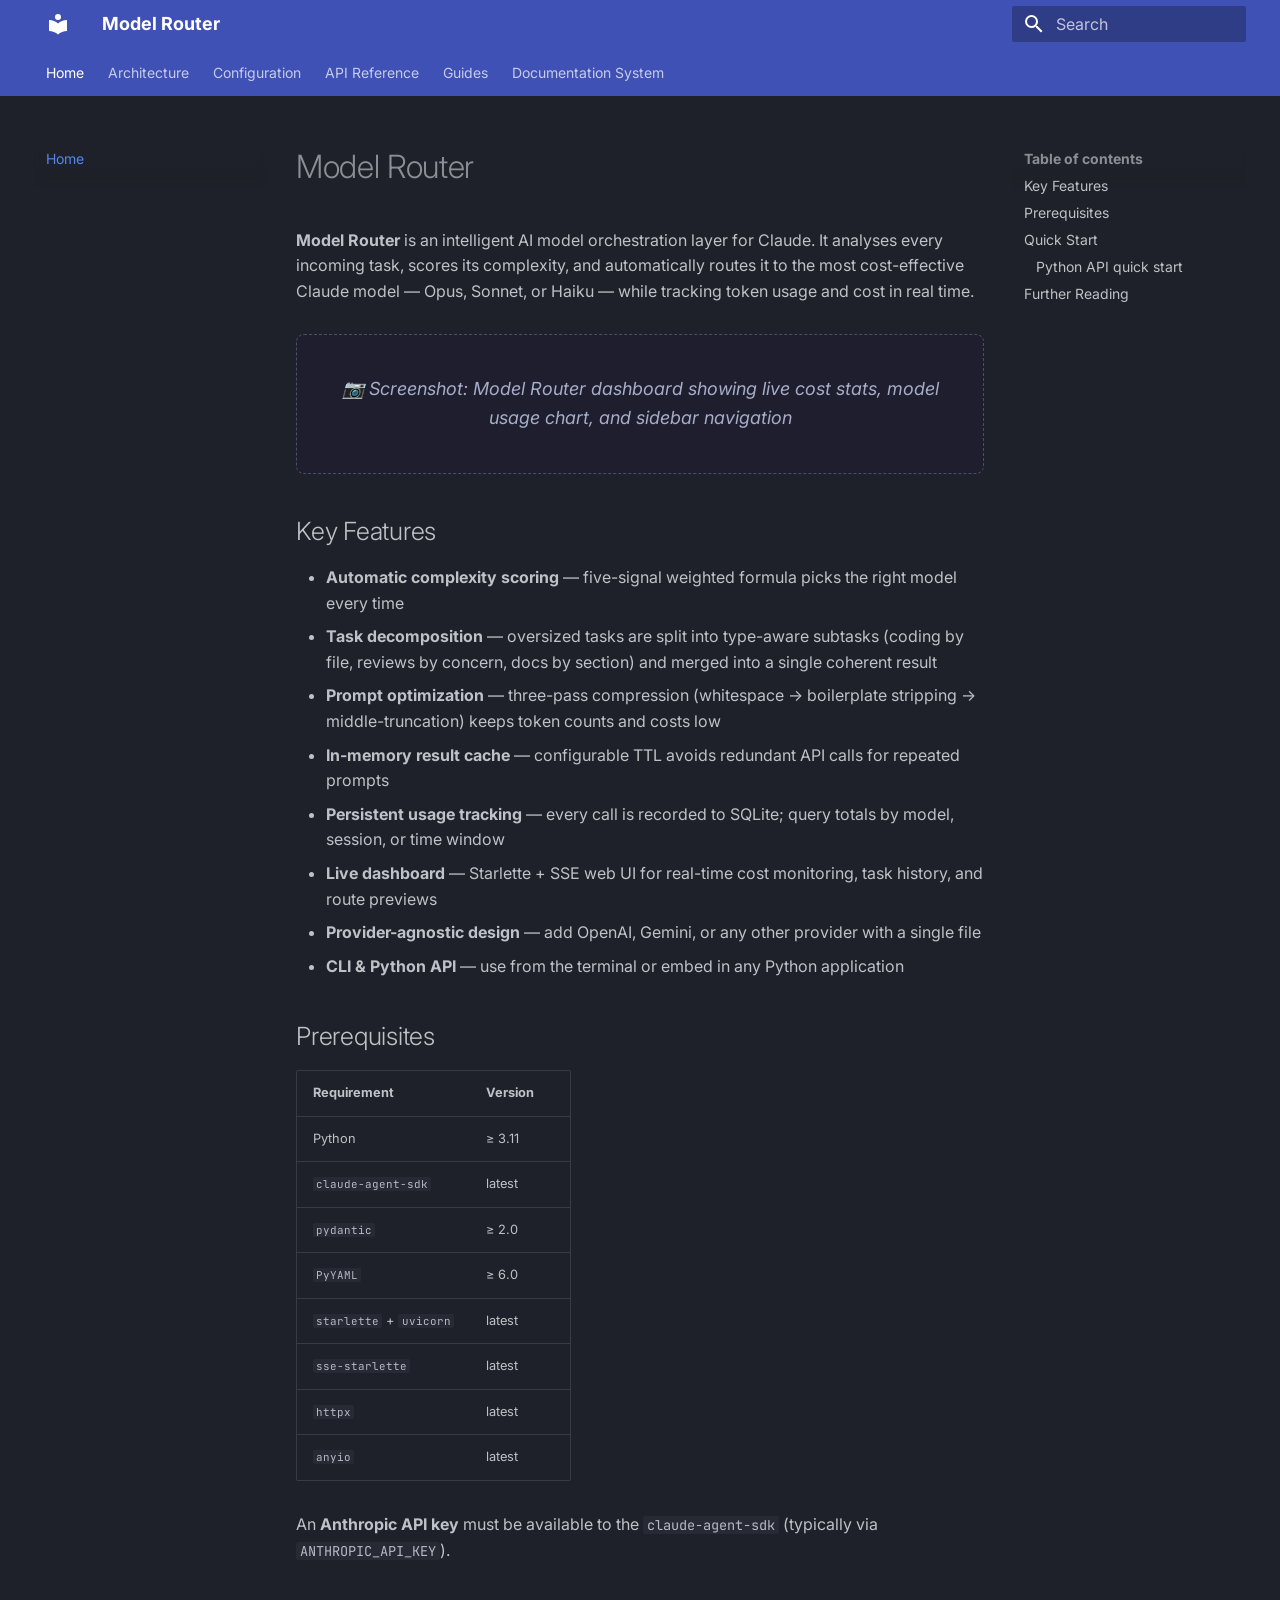
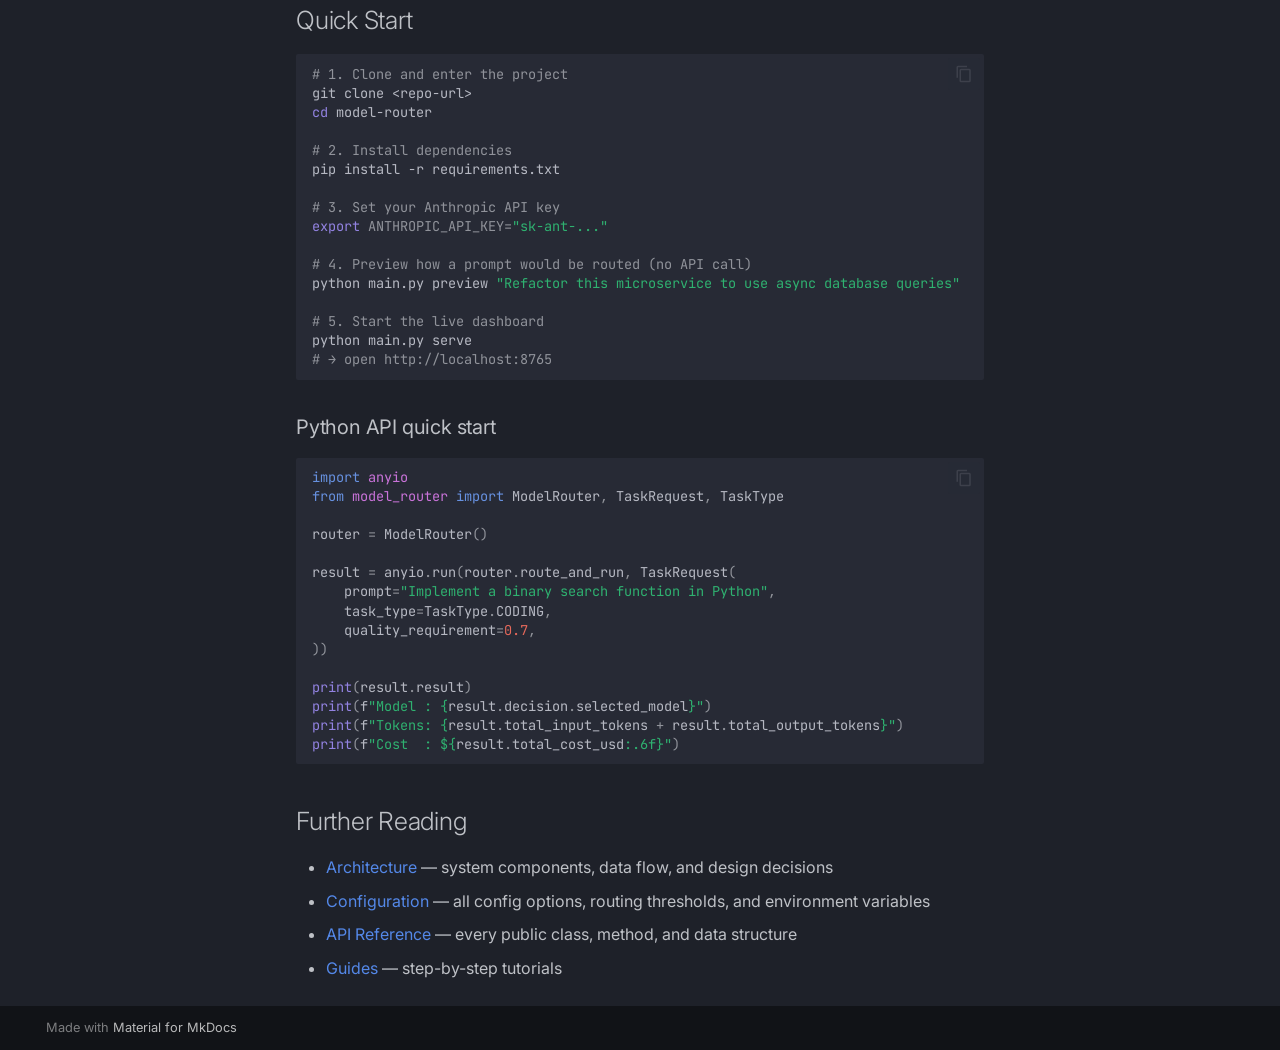
<file: site/index.html>
<!doctype html>
<html lang="en" class="no-js">
  <head>
    
      <meta charset="utf-8">
      <meta name="viewport" content="width=device-width,initial-scale=1">
      
        <meta name="description" content="Intelligent AI model routing, orchestration, and cost tracking for Claude">
      
      
      
      
      
        <link rel="next" href="architecture/">
      
      
        
      
      
      <link rel="icon" href="assets/images/favicon.png">
      <meta name="generator" content="mkdocs-1.6.1, mkdocs-material-9.7.6">
    
    
      
        <title>Model Router</title>
      
    
    
      <link rel="stylesheet" href="assets/stylesheets/main.484c7ddc.min.css">
      
        
        <link rel="stylesheet" href="assets/stylesheets/palette.ab4e12ef.min.css">
      
      


    
    
      
    
    
      
        
        
        <link rel="preconnect" href="https://fonts.gstatic.com" crossorigin>
        <link rel="stylesheet" href="https://fonts.googleapis.com/css?family=Inter:300,300i,400,400i,700,700i%7CJetBrains+Mono:400,400i,700,700i&display=fallback">
        <style>:root{--md-text-font:"Inter";--md-code-font:"JetBrains Mono"}</style>
      
    
    
      <link rel="stylesheet" href="assets/extra.css">
    
    <script>__md_scope=new URL(".",location),__md_hash=e=>[...e].reduce(((e,_)=>(e<<5)-e+_.charCodeAt(0)),0),__md_get=(e,_=localStorage,t=__md_scope)=>JSON.parse(_.getItem(t.pathname+"."+e)),__md_set=(e,_,t=localStorage,a=__md_scope)=>{try{t.setItem(a.pathname+"."+e,JSON.stringify(_))}catch(e){}}</script>
    
      

    
    
  </head>
  
  
    
    
      
    
    
    
    
    <body dir="ltr" data-md-color-scheme="slate" data-md-color-primary="indigo" data-md-color-accent="cyan">
  
    
    <input class="md-toggle" data-md-toggle="drawer" type="checkbox" id="__drawer" autocomplete="off">
    <input class="md-toggle" data-md-toggle="search" type="checkbox" id="__search" autocomplete="off">
    <label class="md-overlay" for="__drawer"></label>
    <div data-md-component="skip">
      
        
        <a href="#model-router" class="md-skip">
          Skip to content
        </a>
      
    </div>
    <div data-md-component="announce">
      
    </div>
    
    
      

<header class="md-header" data-md-component="header">
  <nav class="md-header__inner md-grid" aria-label="Header">
    <a href="." title="Model Router" class="md-header__button md-logo" aria-label="Model Router" data-md-component="logo">
      
  
  <svg xmlns="http://www.w3.org/2000/svg" viewBox="0 0 24 24"><path d="M12 8a3 3 0 0 0 3-3 3 3 0 0 0-3-3 3 3 0 0 0-3 3 3 3 0 0 0 3 3m0 3.54C9.64 9.35 6.5 8 3 8v11c3.5 0 6.64 1.35 9 3.54 2.36-2.19 5.5-3.54 9-3.54V8c-3.5 0-6.64 1.35-9 3.54"/></svg>

    </a>
    <label class="md-header__button md-icon" for="__drawer">
      
      <svg xmlns="http://www.w3.org/2000/svg" viewBox="0 0 24 24"><path d="M3 6h18v2H3zm0 5h18v2H3zm0 5h18v2H3z"/></svg>
    </label>
    <div class="md-header__title" data-md-component="header-title">
      <div class="md-header__ellipsis">
        <div class="md-header__topic">
          <span class="md-ellipsis">
            Model Router
          </span>
        </div>
        <div class="md-header__topic" data-md-component="header-topic">
          <span class="md-ellipsis">
            
              Home
            
          </span>
        </div>
      </div>
    </div>
    
      
        <form class="md-header__option" data-md-component="palette">
  
    
    
    
    <input class="md-option" data-md-color-media="" data-md-color-scheme="slate" data-md-color-primary="indigo" data-md-color-accent="cyan"  aria-hidden="true"  type="radio" name="__palette" id="__palette_0">
    
  
</form>
      
    
    
      <script>var palette=__md_get("__palette");if(palette&&palette.color){if("(prefers-color-scheme)"===palette.color.media){var media=matchMedia("(prefers-color-scheme: light)"),input=document.querySelector(media.matches?"[data-md-color-media='(prefers-color-scheme: light)']":"[data-md-color-media='(prefers-color-scheme: dark)']");palette.color.media=input.getAttribute("data-md-color-media"),palette.color.scheme=input.getAttribute("data-md-color-scheme"),palette.color.primary=input.getAttribute("data-md-color-primary"),palette.color.accent=input.getAttribute("data-md-color-accent")}for(var[key,value]of Object.entries(palette.color))document.body.setAttribute("data-md-color-"+key,value)}</script>
    
    
    
      
      
        <label class="md-header__button md-icon" for="__search">
          
          <svg xmlns="http://www.w3.org/2000/svg" viewBox="0 0 24 24"><path d="M9.5 3A6.5 6.5 0 0 1 16 9.5c0 1.61-.59 3.09-1.56 4.23l.27.27h.79l5 5-1.5 1.5-5-5v-.79l-.27-.27A6.52 6.52 0 0 1 9.5 16 6.5 6.5 0 0 1 3 9.5 6.5 6.5 0 0 1 9.5 3m0 2C7 5 5 7 5 9.5S7 14 9.5 14 14 12 14 9.5 12 5 9.5 5"/></svg>
        </label>
        <div class="md-search" data-md-component="search" role="dialog">
  <label class="md-search__overlay" for="__search"></label>
  <div class="md-search__inner" role="search">
    <form class="md-search__form" name="search">
      <input type="text" class="md-search__input" name="query" aria-label="Search" placeholder="Search" autocapitalize="off" autocorrect="off" autocomplete="off" spellcheck="false" data-md-component="search-query" required>
      <label class="md-search__icon md-icon" for="__search">
        
        <svg xmlns="http://www.w3.org/2000/svg" viewBox="0 0 24 24"><path d="M9.5 3A6.5 6.5 0 0 1 16 9.5c0 1.61-.59 3.09-1.56 4.23l.27.27h.79l5 5-1.5 1.5-5-5v-.79l-.27-.27A6.52 6.52 0 0 1 9.5 16 6.5 6.5 0 0 1 3 9.5 6.5 6.5 0 0 1 9.5 3m0 2C7 5 5 7 5 9.5S7 14 9.5 14 14 12 14 9.5 12 5 9.5 5"/></svg>
        
        <svg xmlns="http://www.w3.org/2000/svg" viewBox="0 0 24 24"><path d="M20 11v2H8l5.5 5.5-1.42 1.42L4.16 12l7.92-7.92L13.5 5.5 8 11z"/></svg>
      </label>
      <nav class="md-search__options" aria-label="Search">
        
        <button type="reset" class="md-search__icon md-icon" title="Clear" aria-label="Clear" tabindex="-1">
          
          <svg xmlns="http://www.w3.org/2000/svg" viewBox="0 0 24 24"><path d="M19 6.41 17.59 5 12 10.59 6.41 5 5 6.41 10.59 12 5 17.59 6.41 19 12 13.41 17.59 19 19 17.59 13.41 12z"/></svg>
        </button>
      </nav>
      
    </form>
    <div class="md-search__output">
      <div class="md-search__scrollwrap" tabindex="0" data-md-scrollfix>
        <div class="md-search-result" data-md-component="search-result">
          <div class="md-search-result__meta">
            Initializing search
          </div>
          <ol class="md-search-result__list" role="presentation"></ol>
        </div>
      </div>
    </div>
  </div>
</div>
      
    
    
  </nav>
  
</header>
    
    <div class="md-container" data-md-component="container">
      
      
        
          
            
<nav class="md-tabs" aria-label="Tabs" data-md-component="tabs">
  <div class="md-grid">
    <ul class="md-tabs__list">
      
        
  
  
  
    
  
  
    <li class="md-tabs__item md-tabs__item--active">
      <a href="." class="md-tabs__link">
        
  
  
    
  
  Home

      </a>
    </li>
  

      
        
  
  
  
  
    <li class="md-tabs__item">
      <a href="architecture/" class="md-tabs__link">
        
  
  
    
  
  Architecture

      </a>
    </li>
  

      
        
  
  
  
  
    <li class="md-tabs__item">
      <a href="configuration/" class="md-tabs__link">
        
  
  
    
  
  Configuration

      </a>
    </li>
  

      
        
  
  
  
  
    <li class="md-tabs__item">
      <a href="api/" class="md-tabs__link">
        
  
  
    
  
  API Reference

      </a>
    </li>
  

      
        
  
  
  
  
    
    
      <li class="md-tabs__item">
        <a href="guides/getting-started/" class="md-tabs__link">
          
  
  
  Guides

        </a>
      </li>
    
  

      
        
  
  
  
  
    <li class="md-tabs__item">
      <a href="doc-assistant/" class="md-tabs__link">
        
  
  
    
  
  Documentation System

      </a>
    </li>
  

      
    </ul>
  </div>
</nav>
          
        
      
      <main class="md-main" data-md-component="main">
        <div class="md-main__inner md-grid">
          
            
              
              <div class="md-sidebar md-sidebar--primary" data-md-component="sidebar" data-md-type="navigation" >
                <div class="md-sidebar__scrollwrap">
                  <div class="md-sidebar__inner">
                    


  


<nav class="md-nav md-nav--primary md-nav--lifted" aria-label="Navigation" data-md-level="0">
  <label class="md-nav__title" for="__drawer">
    <a href="." title="Model Router" class="md-nav__button md-logo" aria-label="Model Router" data-md-component="logo">
      
  
  <svg xmlns="http://www.w3.org/2000/svg" viewBox="0 0 24 24"><path d="M12 8a3 3 0 0 0 3-3 3 3 0 0 0-3-3 3 3 0 0 0-3 3 3 3 0 0 0 3 3m0 3.54C9.64 9.35 6.5 8 3 8v11c3.5 0 6.64 1.35 9 3.54 2.36-2.19 5.5-3.54 9-3.54V8c-3.5 0-6.64 1.35-9 3.54"/></svg>

    </a>
    Model Router
  </label>
  
  <ul class="md-nav__list" data-md-scrollfix>
    
      
      
  
  
    
  
  
  
    <li class="md-nav__item md-nav__item--active">
      
      <input class="md-nav__toggle md-toggle" type="checkbox" id="__toc">
      
      
        
      
      
        <label class="md-nav__link md-nav__link--active" for="__toc">
          
  
  
  <span class="md-ellipsis">
    
  
    Home
  

    
  </span>
  
  

          <span class="md-nav__icon md-icon"></span>
        </label>
      
      <a href="." class="md-nav__link md-nav__link--active">
        
  
  
  <span class="md-ellipsis">
    
  
    Home
  

    
  </span>
  
  

      </a>
      
        

<nav class="md-nav md-nav--secondary" aria-label="Table of contents">
  
  
  
    
  
  
    <label class="md-nav__title" for="__toc">
      <span class="md-nav__icon md-icon"></span>
      Table of contents
    </label>
    <ul class="md-nav__list" data-md-component="toc" data-md-scrollfix>
      
        <li class="md-nav__item">
  <a href="#key-features" class="md-nav__link">
    <span class="md-ellipsis">
      
        Key Features
      
    </span>
  </a>
  
</li>
      
        <li class="md-nav__item">
  <a href="#prerequisites" class="md-nav__link">
    <span class="md-ellipsis">
      
        Prerequisites
      
    </span>
  </a>
  
</li>
      
        <li class="md-nav__item">
  <a href="#quick-start" class="md-nav__link">
    <span class="md-ellipsis">
      
        Quick Start
      
    </span>
  </a>
  
    <nav class="md-nav" aria-label="Quick Start">
      <ul class="md-nav__list">
        
          <li class="md-nav__item">
  <a href="#python-api-quick-start" class="md-nav__link">
    <span class="md-ellipsis">
      
        Python API quick start
      
    </span>
  </a>
  
</li>
        
      </ul>
    </nav>
  
</li>
      
        <li class="md-nav__item">
  <a href="#further-reading" class="md-nav__link">
    <span class="md-ellipsis">
      
        Further Reading
      
    </span>
  </a>
  
</li>
      
    </ul>
  
</nav>
      
    </li>
  

    
      
      
  
  
  
  
    <li class="md-nav__item">
      <a href="architecture/" class="md-nav__link">
        
  
  
  <span class="md-ellipsis">
    
  
    Architecture
  

    
  </span>
  
  

      </a>
    </li>
  

    
      
      
  
  
  
  
    <li class="md-nav__item">
      <a href="configuration/" class="md-nav__link">
        
  
  
  <span class="md-ellipsis">
    
  
    Configuration
  

    
  </span>
  
  

      </a>
    </li>
  

    
      
      
  
  
  
  
    <li class="md-nav__item">
      <a href="api/" class="md-nav__link">
        
  
  
  <span class="md-ellipsis">
    
  
    API Reference
  

    
  </span>
  
  

      </a>
    </li>
  

    
      
      
  
  
  
  
    
    
    
    
      
      
        
      
    
    
    <li class="md-nav__item md-nav__item--nested">
      
        
        
        <input class="md-nav__toggle md-toggle " type="checkbox" id="__nav_5" >
        
          
          <label class="md-nav__link" for="__nav_5" id="__nav_5_label" tabindex="0">
            
  
  
  <span class="md-ellipsis">
    
  
    Guides
  

    
  </span>
  
  

            <span class="md-nav__icon md-icon"></span>
          </label>
        
        <nav class="md-nav" data-md-level="1" aria-labelledby="__nav_5_label" aria-expanded="false">
          <label class="md-nav__title" for="__nav_5">
            <span class="md-nav__icon md-icon"></span>
            
  
    Guides
  

          </label>
          <ul class="md-nav__list" data-md-scrollfix>
            
              
                
  
  
  
  
    <li class="md-nav__item">
      <a href="guides/getting-started/" class="md-nav__link">
        
  
  
  <span class="md-ellipsis">
    
  
    Getting Started
  

    
  </span>
  
  

      </a>
    </li>
  

              
            
              
                
  
  
  
  
    <li class="md-nav__item">
      <a href="guides/usage/" class="md-nav__link">
        
  
  
  <span class="md-ellipsis">
    
  
    Usage
  

    
  </span>
  
  

      </a>
    </li>
  

              
            
              
                
  
  
  
  
    <li class="md-nav__item">
      <a href="guides/troubleshooting/" class="md-nav__link">
        
  
  
  <span class="md-ellipsis">
    
  
    Troubleshooting
  

    
  </span>
  
  

      </a>
    </li>
  

              
            
          </ul>
        </nav>
      
    </li>
  

    
      
      
  
  
  
  
    <li class="md-nav__item">
      <a href="doc-assistant/" class="md-nav__link">
        
  
  
  <span class="md-ellipsis">
    
  
    Documentation System
  

    
  </span>
  
  

      </a>
    </li>
  

    
  </ul>
</nav>
                  </div>
                </div>
              </div>
            
            
              
              <div class="md-sidebar md-sidebar--secondary" data-md-component="sidebar" data-md-type="toc" >
                <div class="md-sidebar__scrollwrap">
                  <div class="md-sidebar__inner">
                    

<nav class="md-nav md-nav--secondary" aria-label="Table of contents">
  
  
  
    
  
  
    <label class="md-nav__title" for="__toc">
      <span class="md-nav__icon md-icon"></span>
      Table of contents
    </label>
    <ul class="md-nav__list" data-md-component="toc" data-md-scrollfix>
      
        <li class="md-nav__item">
  <a href="#key-features" class="md-nav__link">
    <span class="md-ellipsis">
      
        Key Features
      
    </span>
  </a>
  
</li>
      
        <li class="md-nav__item">
  <a href="#prerequisites" class="md-nav__link">
    <span class="md-ellipsis">
      
        Prerequisites
      
    </span>
  </a>
  
</li>
      
        <li class="md-nav__item">
  <a href="#quick-start" class="md-nav__link">
    <span class="md-ellipsis">
      
        Quick Start
      
    </span>
  </a>
  
    <nav class="md-nav" aria-label="Quick Start">
      <ul class="md-nav__list">
        
          <li class="md-nav__item">
  <a href="#python-api-quick-start" class="md-nav__link">
    <span class="md-ellipsis">
      
        Python API quick start
      
    </span>
  </a>
  
</li>
        
      </ul>
    </nav>
  
</li>
      
        <li class="md-nav__item">
  <a href="#further-reading" class="md-nav__link">
    <span class="md-ellipsis">
      
        Further Reading
      
    </span>
  </a>
  
</li>
      
    </ul>
  
</nav>
                  </div>
                </div>
              </div>
            
          
          
            <div class="md-content" data-md-component="content">
              
              <article class="md-content__inner md-typeset">
                
                  



<h1 id="model-router">Model Router<a class="headerlink" href="#model-router" title="Permanent link">&para;</a></h1>
<p><strong>Model Router</strong> is an intelligent AI model orchestration layer for Claude. It analyses every incoming task, scores its complexity, and automatically routes it to the most cost-effective Claude model — Opus, Sonnet, or Haiku — while tracking token usage and cost in real time.</p>
<div class="screenshot-placeholder">
  📷 Screenshot: Model Router dashboard showing live cost stats, model usage chart, and sidebar navigation
</div>

<h2 id="key-features">Key Features<a class="headerlink" href="#key-features" title="Permanent link">&para;</a></h2>
<ul>
<li><strong>Automatic complexity scoring</strong> — five-signal weighted formula picks the right model every time</li>
<li><strong>Task decomposition</strong> — oversized tasks are split into type-aware subtasks (coding by file, reviews by concern, docs by section) and merged into a single coherent result</li>
<li><strong>Prompt optimization</strong> — three-pass compression (whitespace → boilerplate stripping → middle-truncation) keeps token counts and costs low</li>
<li><strong>In-memory result cache</strong> — configurable TTL avoids redundant API calls for repeated prompts</li>
<li><strong>Persistent usage tracking</strong> — every call is recorded to SQLite; query totals by model, session, or time window</li>
<li><strong>Live dashboard</strong> — Starlette + SSE web UI for real-time cost monitoring, task history, and route previews</li>
<li><strong>Provider-agnostic design</strong> — add OpenAI, Gemini, or any other provider with a single file</li>
<li><strong>CLI &amp; Python API</strong> — use from the terminal or embed in any Python application</li>
</ul>
<h2 id="prerequisites">Prerequisites<a class="headerlink" href="#prerequisites" title="Permanent link">&para;</a></h2>
<table>
<thead>
<tr>
<th>Requirement</th>
<th>Version</th>
</tr>
</thead>
<tbody>
<tr>
<td>Python</td>
<td>≥ 3.11</td>
</tr>
<tr>
<td><code>claude-agent-sdk</code></td>
<td>latest</td>
</tr>
<tr>
<td><code>pydantic</code></td>
<td>≥ 2.0</td>
</tr>
<tr>
<td><code>PyYAML</code></td>
<td>≥ 6.0</td>
</tr>
<tr>
<td><code>starlette</code> + <code>uvicorn</code></td>
<td>latest</td>
</tr>
<tr>
<td><code>sse-starlette</code></td>
<td>latest</td>
</tr>
<tr>
<td><code>httpx</code></td>
<td>latest</td>
</tr>
<tr>
<td><code>anyio</code></td>
<td>latest</td>
</tr>
</tbody>
</table>
<p>An <strong>Anthropic API key</strong> must be available to the <code>claude-agent-sdk</code> (typically via <code>ANTHROPIC_API_KEY</code>).</p>
<h2 id="quick-start">Quick Start<a class="headerlink" href="#quick-start" title="Permanent link">&para;</a></h2>
<div class="highlight"><pre><span></span><code><a id="__codelineno-0-1" name="__codelineno-0-1" href="#__codelineno-0-1"></a><span class="c1"># 1. Clone and enter the project</span>
<a id="__codelineno-0-2" name="__codelineno-0-2" href="#__codelineno-0-2"></a>git<span class="w"> </span>clone<span class="w"> </span>&lt;repo-url&gt;
<a id="__codelineno-0-3" name="__codelineno-0-3" href="#__codelineno-0-3"></a><span class="nb">cd</span><span class="w"> </span>model-router
<a id="__codelineno-0-4" name="__codelineno-0-4" href="#__codelineno-0-4"></a>
<a id="__codelineno-0-5" name="__codelineno-0-5" href="#__codelineno-0-5"></a><span class="c1"># 2. Install dependencies</span>
<a id="__codelineno-0-6" name="__codelineno-0-6" href="#__codelineno-0-6"></a>pip<span class="w"> </span>install<span class="w"> </span>-r<span class="w"> </span>requirements.txt
<a id="__codelineno-0-7" name="__codelineno-0-7" href="#__codelineno-0-7"></a>
<a id="__codelineno-0-8" name="__codelineno-0-8" href="#__codelineno-0-8"></a><span class="c1"># 3. Set your Anthropic API key</span>
<a id="__codelineno-0-9" name="__codelineno-0-9" href="#__codelineno-0-9"></a><span class="nb">export</span><span class="w"> </span><span class="nv">ANTHROPIC_API_KEY</span><span class="o">=</span><span class="s2">&quot;sk-ant-...&quot;</span>
<a id="__codelineno-0-10" name="__codelineno-0-10" href="#__codelineno-0-10"></a>
<a id="__codelineno-0-11" name="__codelineno-0-11" href="#__codelineno-0-11"></a><span class="c1"># 4. Preview how a prompt would be routed (no API call)</span>
<a id="__codelineno-0-12" name="__codelineno-0-12" href="#__codelineno-0-12"></a>python<span class="w"> </span>main.py<span class="w"> </span>preview<span class="w"> </span><span class="s2">&quot;Refactor this microservice to use async database queries&quot;</span>
<a id="__codelineno-0-13" name="__codelineno-0-13" href="#__codelineno-0-13"></a>
<a id="__codelineno-0-14" name="__codelineno-0-14" href="#__codelineno-0-14"></a><span class="c1"># 5. Start the live dashboard</span>
<a id="__codelineno-0-15" name="__codelineno-0-15" href="#__codelineno-0-15"></a>python<span class="w"> </span>main.py<span class="w"> </span>serve
<a id="__codelineno-0-16" name="__codelineno-0-16" href="#__codelineno-0-16"></a><span class="c1"># → open http://localhost:8765</span>
</code></pre></div>
<h3 id="python-api-quick-start">Python API quick start<a class="headerlink" href="#python-api-quick-start" title="Permanent link">&para;</a></h3>
<div class="highlight"><pre><span></span><code><a id="__codelineno-1-1" name="__codelineno-1-1" href="#__codelineno-1-1"></a><span class="kn">import</span><span class="w"> </span><span class="nn">anyio</span>
<a id="__codelineno-1-2" name="__codelineno-1-2" href="#__codelineno-1-2"></a><span class="kn">from</span><span class="w"> </span><span class="nn">model_router</span><span class="w"> </span><span class="kn">import</span> <span class="n">ModelRouter</span><span class="p">,</span> <span class="n">TaskRequest</span><span class="p">,</span> <span class="n">TaskType</span>
<a id="__codelineno-1-3" name="__codelineno-1-3" href="#__codelineno-1-3"></a>
<a id="__codelineno-1-4" name="__codelineno-1-4" href="#__codelineno-1-4"></a><span class="n">router</span> <span class="o">=</span> <span class="n">ModelRouter</span><span class="p">()</span>
<a id="__codelineno-1-5" name="__codelineno-1-5" href="#__codelineno-1-5"></a>
<a id="__codelineno-1-6" name="__codelineno-1-6" href="#__codelineno-1-6"></a><span class="n">result</span> <span class="o">=</span> <span class="n">anyio</span><span class="o">.</span><span class="n">run</span><span class="p">(</span><span class="n">router</span><span class="o">.</span><span class="n">route_and_run</span><span class="p">,</span> <span class="n">TaskRequest</span><span class="p">(</span>
<a id="__codelineno-1-7" name="__codelineno-1-7" href="#__codelineno-1-7"></a>    <span class="n">prompt</span><span class="o">=</span><span class="s2">&quot;Implement a binary search function in Python&quot;</span><span class="p">,</span>
<a id="__codelineno-1-8" name="__codelineno-1-8" href="#__codelineno-1-8"></a>    <span class="n">task_type</span><span class="o">=</span><span class="n">TaskType</span><span class="o">.</span><span class="n">CODING</span><span class="p">,</span>
<a id="__codelineno-1-9" name="__codelineno-1-9" href="#__codelineno-1-9"></a>    <span class="n">quality_requirement</span><span class="o">=</span><span class="mf">0.7</span><span class="p">,</span>
<a id="__codelineno-1-10" name="__codelineno-1-10" href="#__codelineno-1-10"></a><span class="p">))</span>
<a id="__codelineno-1-11" name="__codelineno-1-11" href="#__codelineno-1-11"></a>
<a id="__codelineno-1-12" name="__codelineno-1-12" href="#__codelineno-1-12"></a><span class="nb">print</span><span class="p">(</span><span class="n">result</span><span class="o">.</span><span class="n">result</span><span class="p">)</span>
<a id="__codelineno-1-13" name="__codelineno-1-13" href="#__codelineno-1-13"></a><span class="nb">print</span><span class="p">(</span><span class="sa">f</span><span class="s2">&quot;Model : </span><span class="si">{</span><span class="n">result</span><span class="o">.</span><span class="n">decision</span><span class="o">.</span><span class="n">selected_model</span><span class="si">}</span><span class="s2">&quot;</span><span class="p">)</span>
<a id="__codelineno-1-14" name="__codelineno-1-14" href="#__codelineno-1-14"></a><span class="nb">print</span><span class="p">(</span><span class="sa">f</span><span class="s2">&quot;Tokens: </span><span class="si">{</span><span class="n">result</span><span class="o">.</span><span class="n">total_input_tokens</span><span class="w"> </span><span class="o">+</span><span class="w"> </span><span class="n">result</span><span class="o">.</span><span class="n">total_output_tokens</span><span class="si">}</span><span class="s2">&quot;</span><span class="p">)</span>
<a id="__codelineno-1-15" name="__codelineno-1-15" href="#__codelineno-1-15"></a><span class="nb">print</span><span class="p">(</span><span class="sa">f</span><span class="s2">&quot;Cost  : $</span><span class="si">{</span><span class="n">result</span><span class="o">.</span><span class="n">total_cost_usd</span><span class="si">:</span><span class="s2">.6f</span><span class="si">}</span><span class="s2">&quot;</span><span class="p">)</span>
</code></pre></div>
<h2 id="further-reading">Further Reading<a class="headerlink" href="#further-reading" title="Permanent link">&para;</a></h2>
<ul>
<li><a href="architecture/">Architecture</a> — system components, data flow, and design decisions</li>
<li><a href="configuration/">Configuration</a> — all config options, routing thresholds, and environment variables</li>
<li><a href="api/">API Reference</a> — every public class, method, and data structure</li>
<li><a href="guides/getting-started/">Guides</a> — step-by-step tutorials</li>
</ul>












                
              </article>
            </div>
          
          
<script>var target=document.getElementById(location.hash.slice(1));target&&target.name&&(target.checked=target.name.startsWith("__tabbed_"))</script>
        </div>
        
          <button type="button" class="md-top md-icon" data-md-component="top" hidden>
  
  <svg xmlns="http://www.w3.org/2000/svg" viewBox="0 0 24 24"><path d="M13 20h-2V8l-5.5 5.5-1.42-1.42L12 4.16l7.92 7.92-1.42 1.42L13 8z"/></svg>
  Back to top
</button>
        
      </main>
      
        <footer class="md-footer">
  
  <div class="md-footer-meta md-typeset">
    <div class="md-footer-meta__inner md-grid">
      <div class="md-copyright">
  
  
    Made with
    <a href="https://squidfunk.github.io/mkdocs-material/" target="_blank" rel="noopener">
      Material for MkDocs
    </a>
  
</div>
      
    </div>
  </div>
</footer>
      
    </div>
    <div class="md-dialog" data-md-component="dialog">
      <div class="md-dialog__inner md-typeset"></div>
    </div>
    
    
    
      
      
      <script id="__config" type="application/json">{"annotate": null, "base": ".", "features": ["navigation.tabs", "navigation.sections", "navigation.top", "search.highlight", "content.code.copy"], "search": "assets/javascripts/workers/search.2c215733.min.js", "tags": null, "translations": {"clipboard.copied": "Copied to clipboard", "clipboard.copy": "Copy to clipboard", "search.result.more.one": "1 more on this page", "search.result.more.other": "# more on this page", "search.result.none": "No matching documents", "search.result.one": "1 matching document", "search.result.other": "# matching documents", "search.result.placeholder": "Type to start searching", "search.result.term.missing": "Missing", "select.version": "Select version"}, "version": null}</script>
    
    
      <script src="assets/javascripts/bundle.79ae519e.min.js"></script>
      
    
  </body>
</html>
</file>
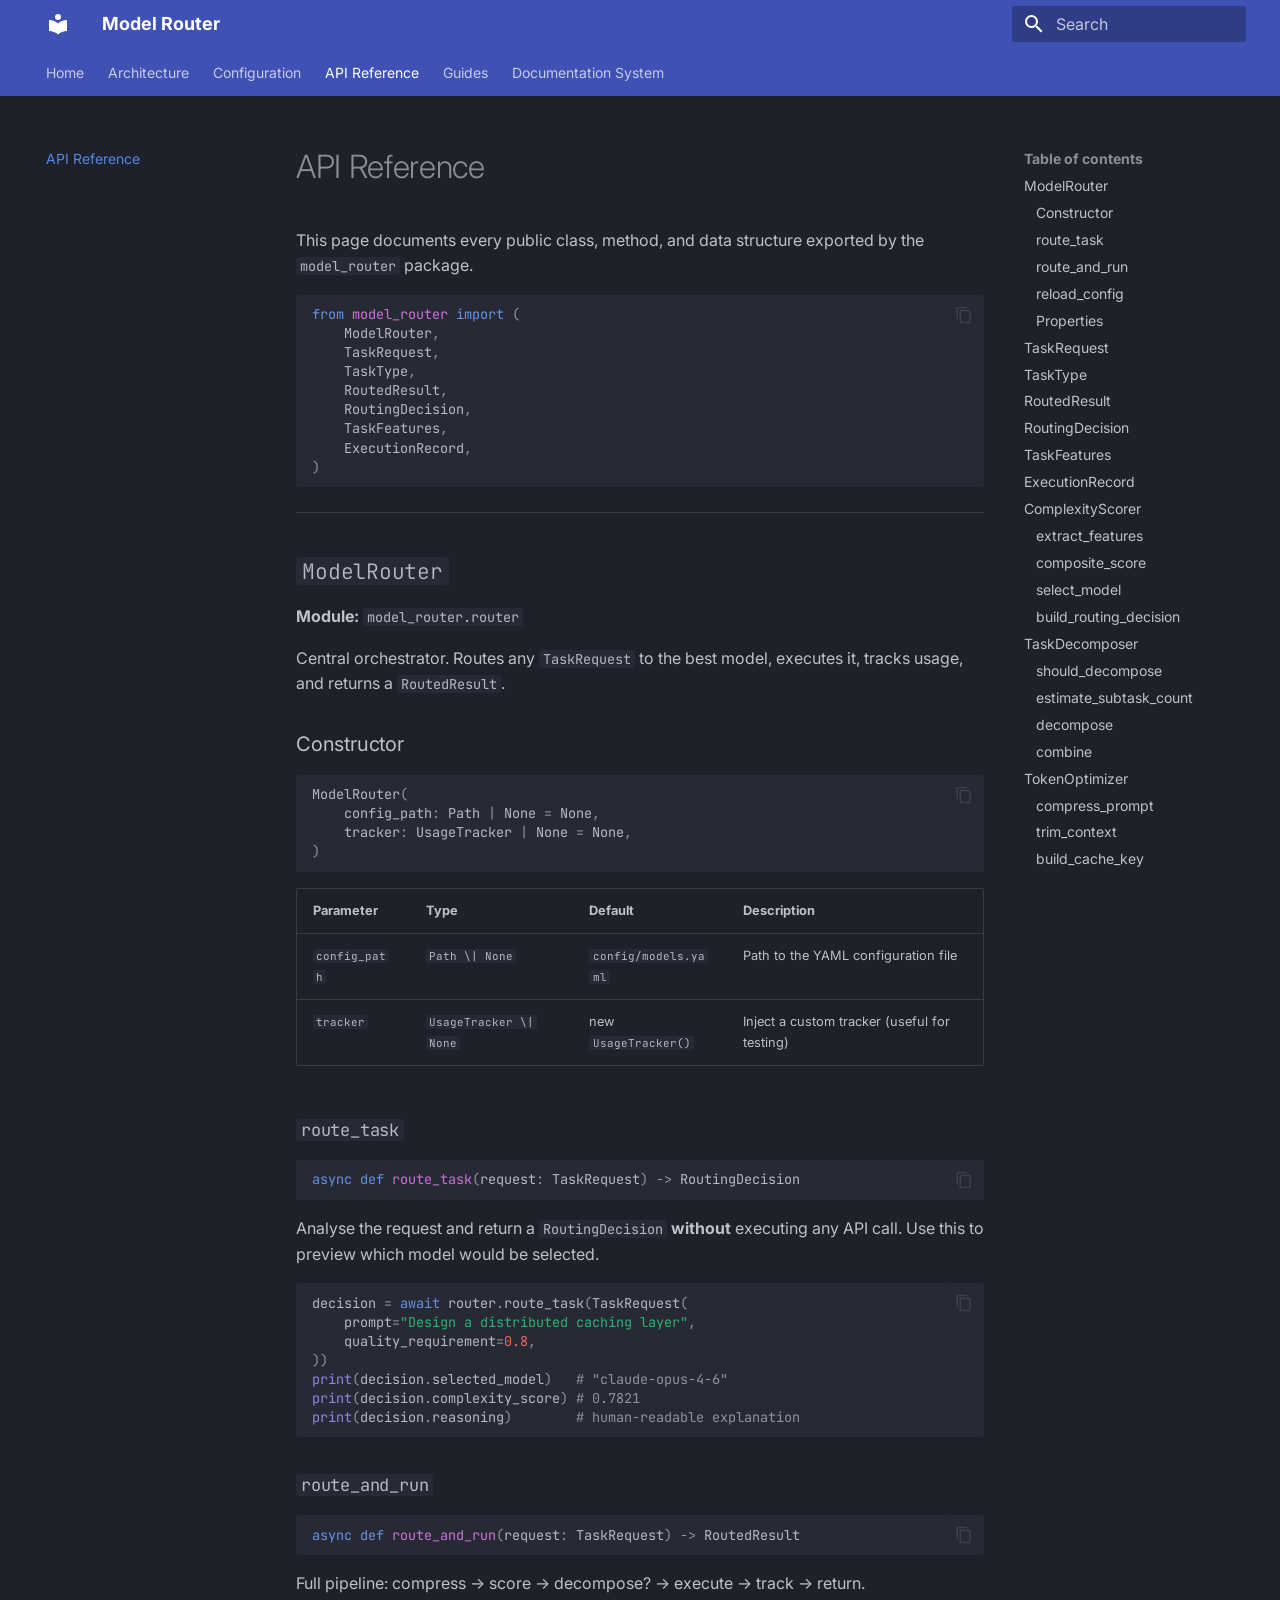
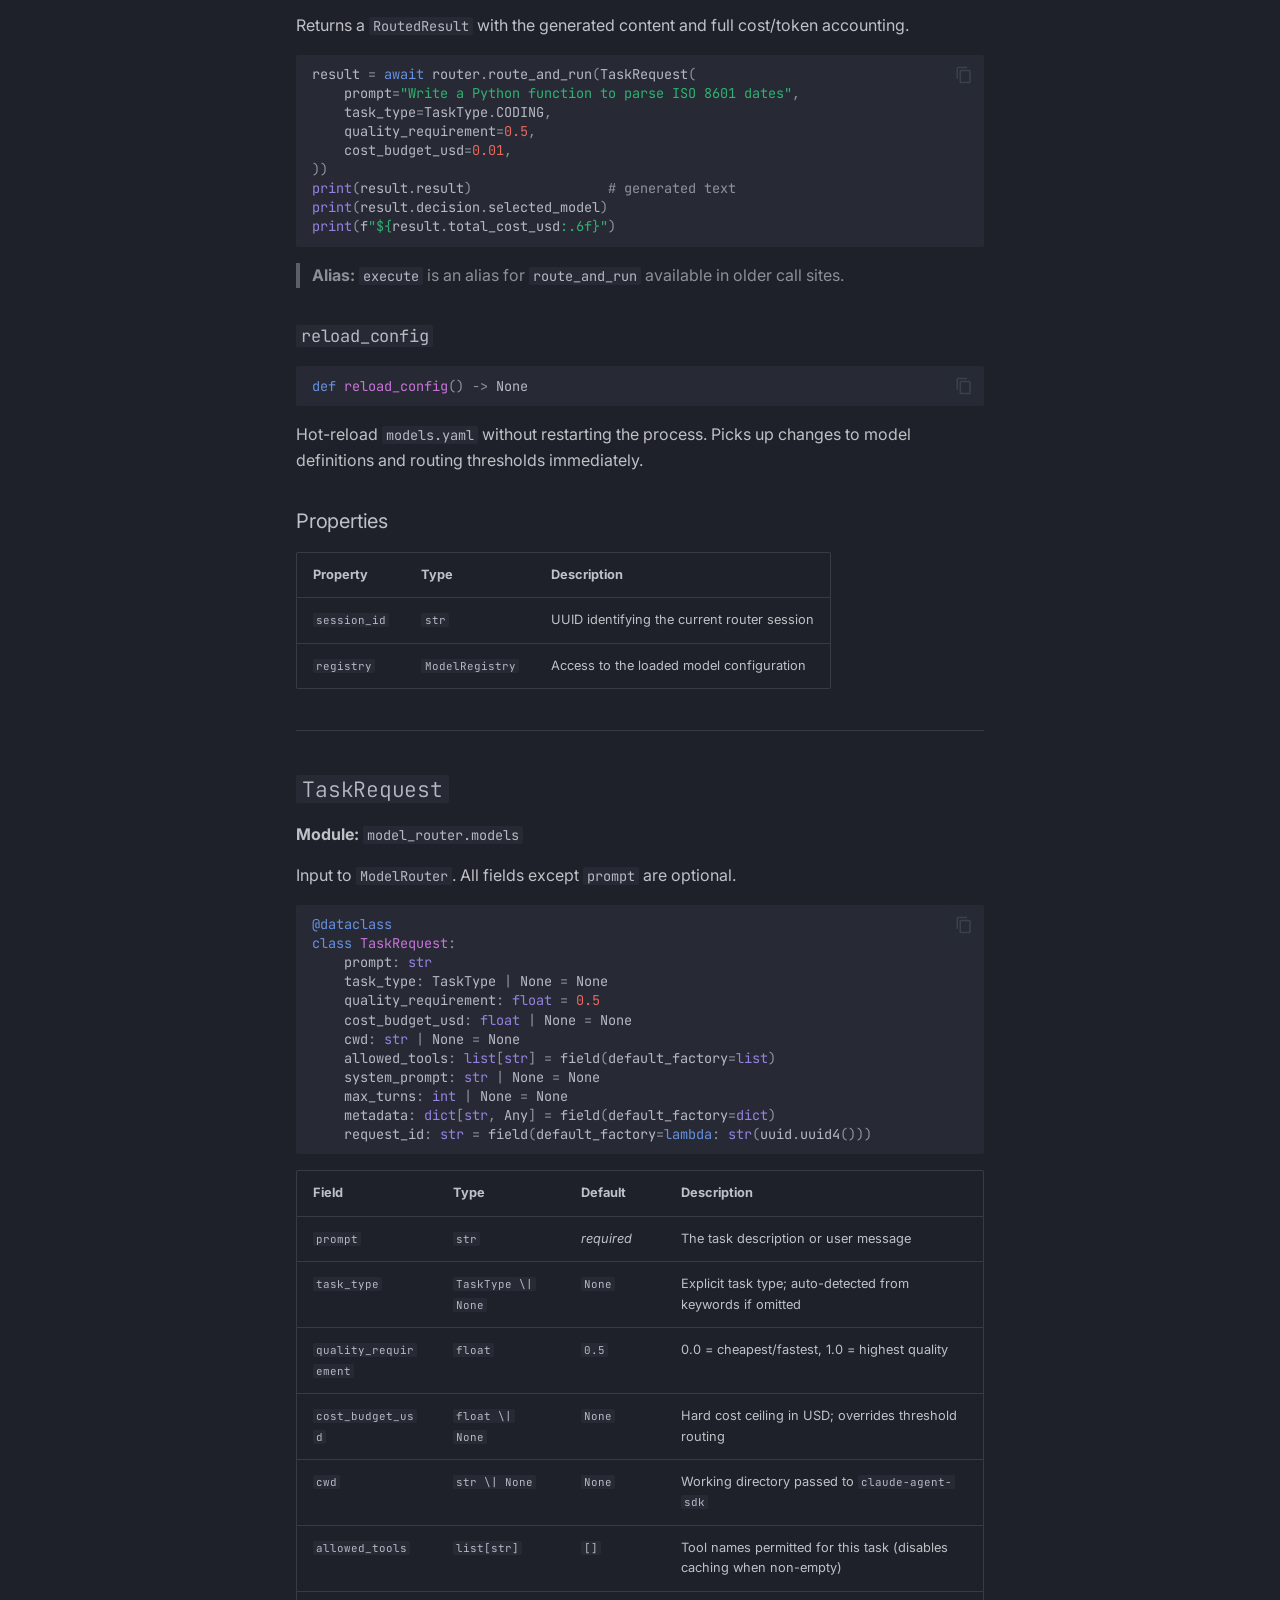
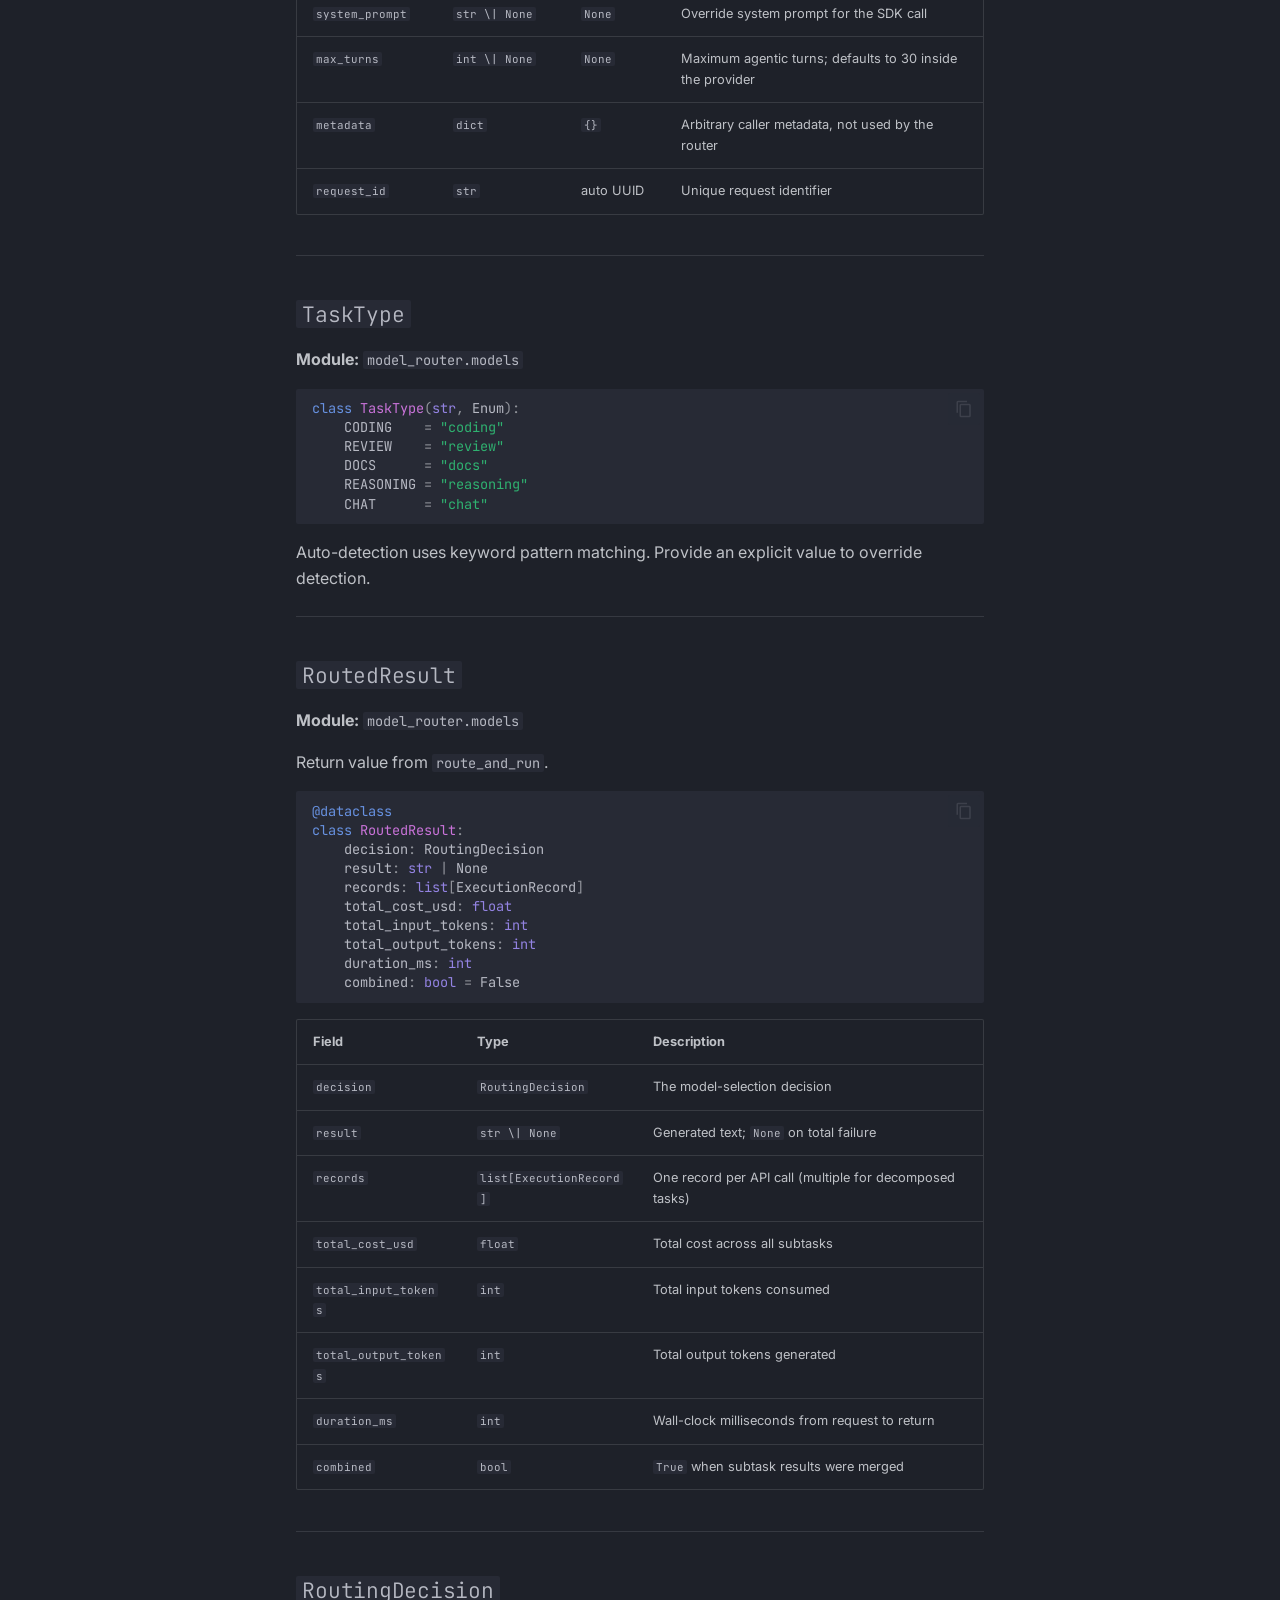
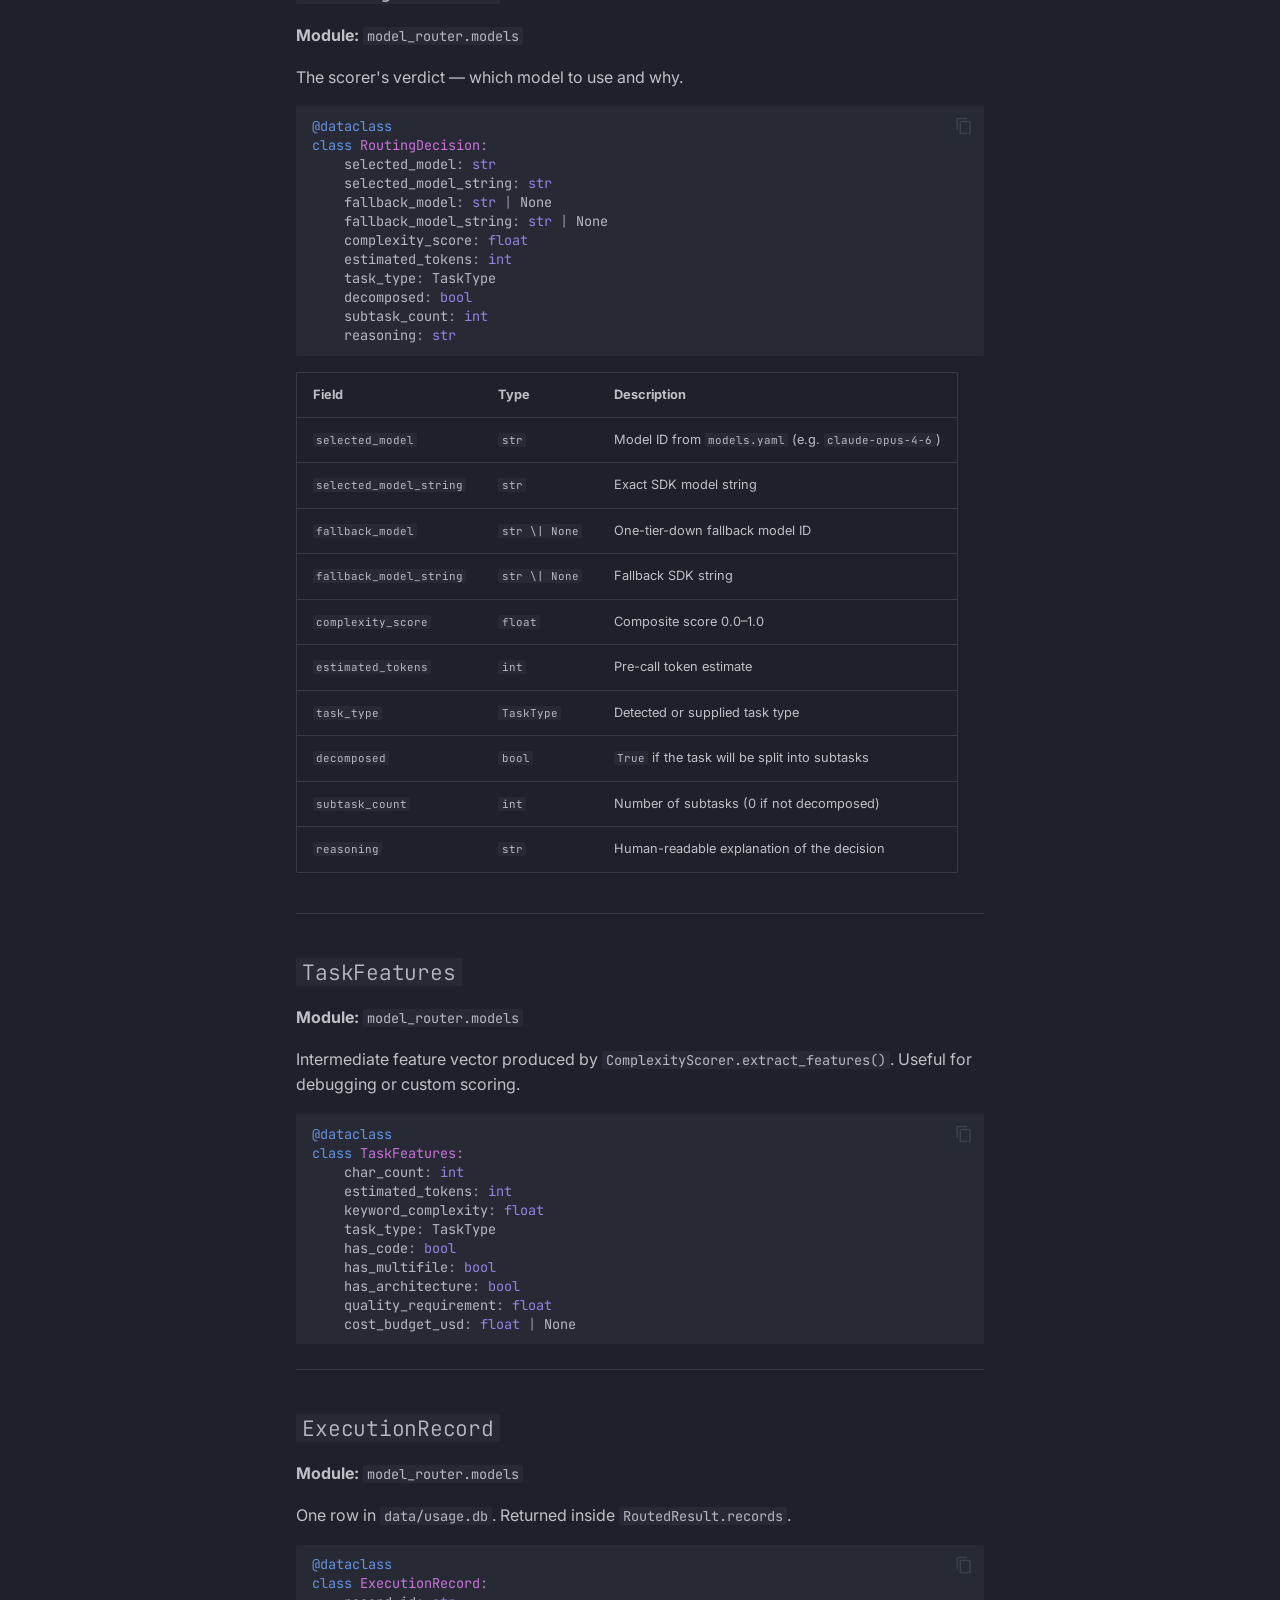
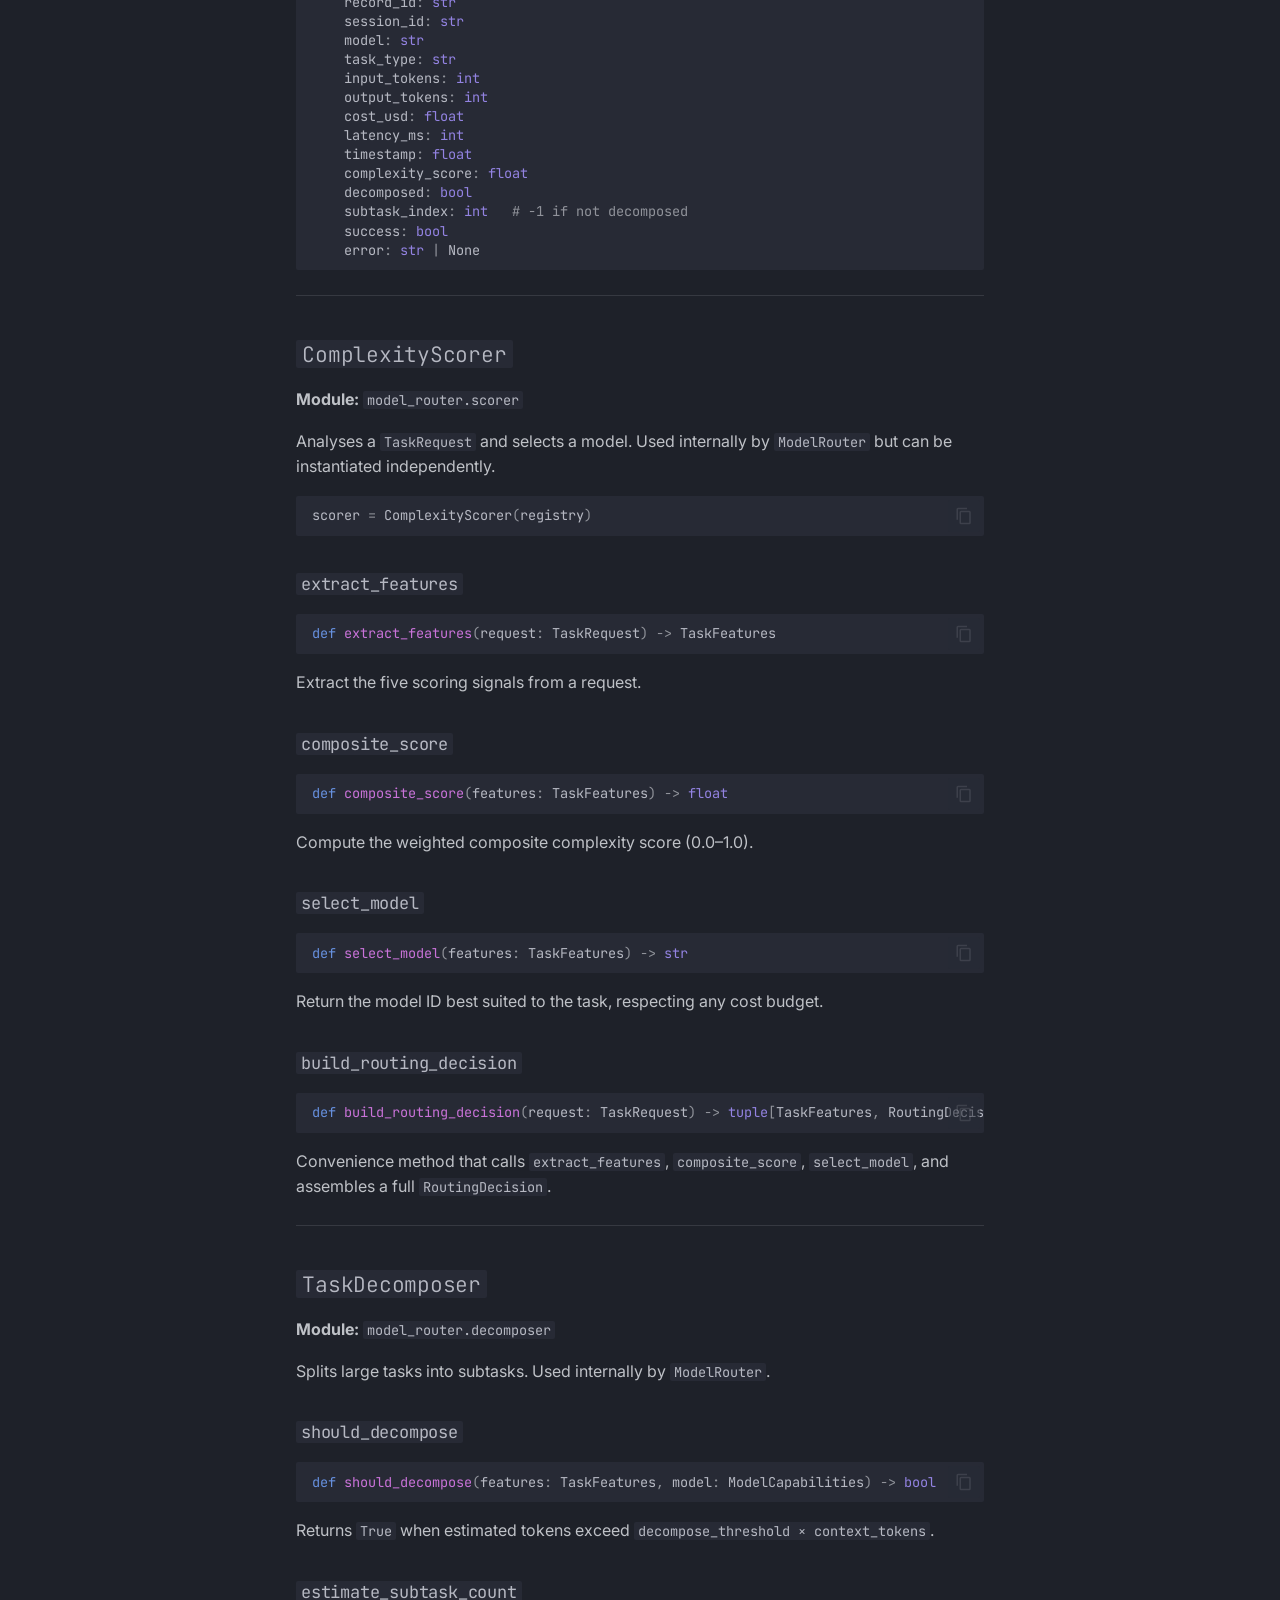
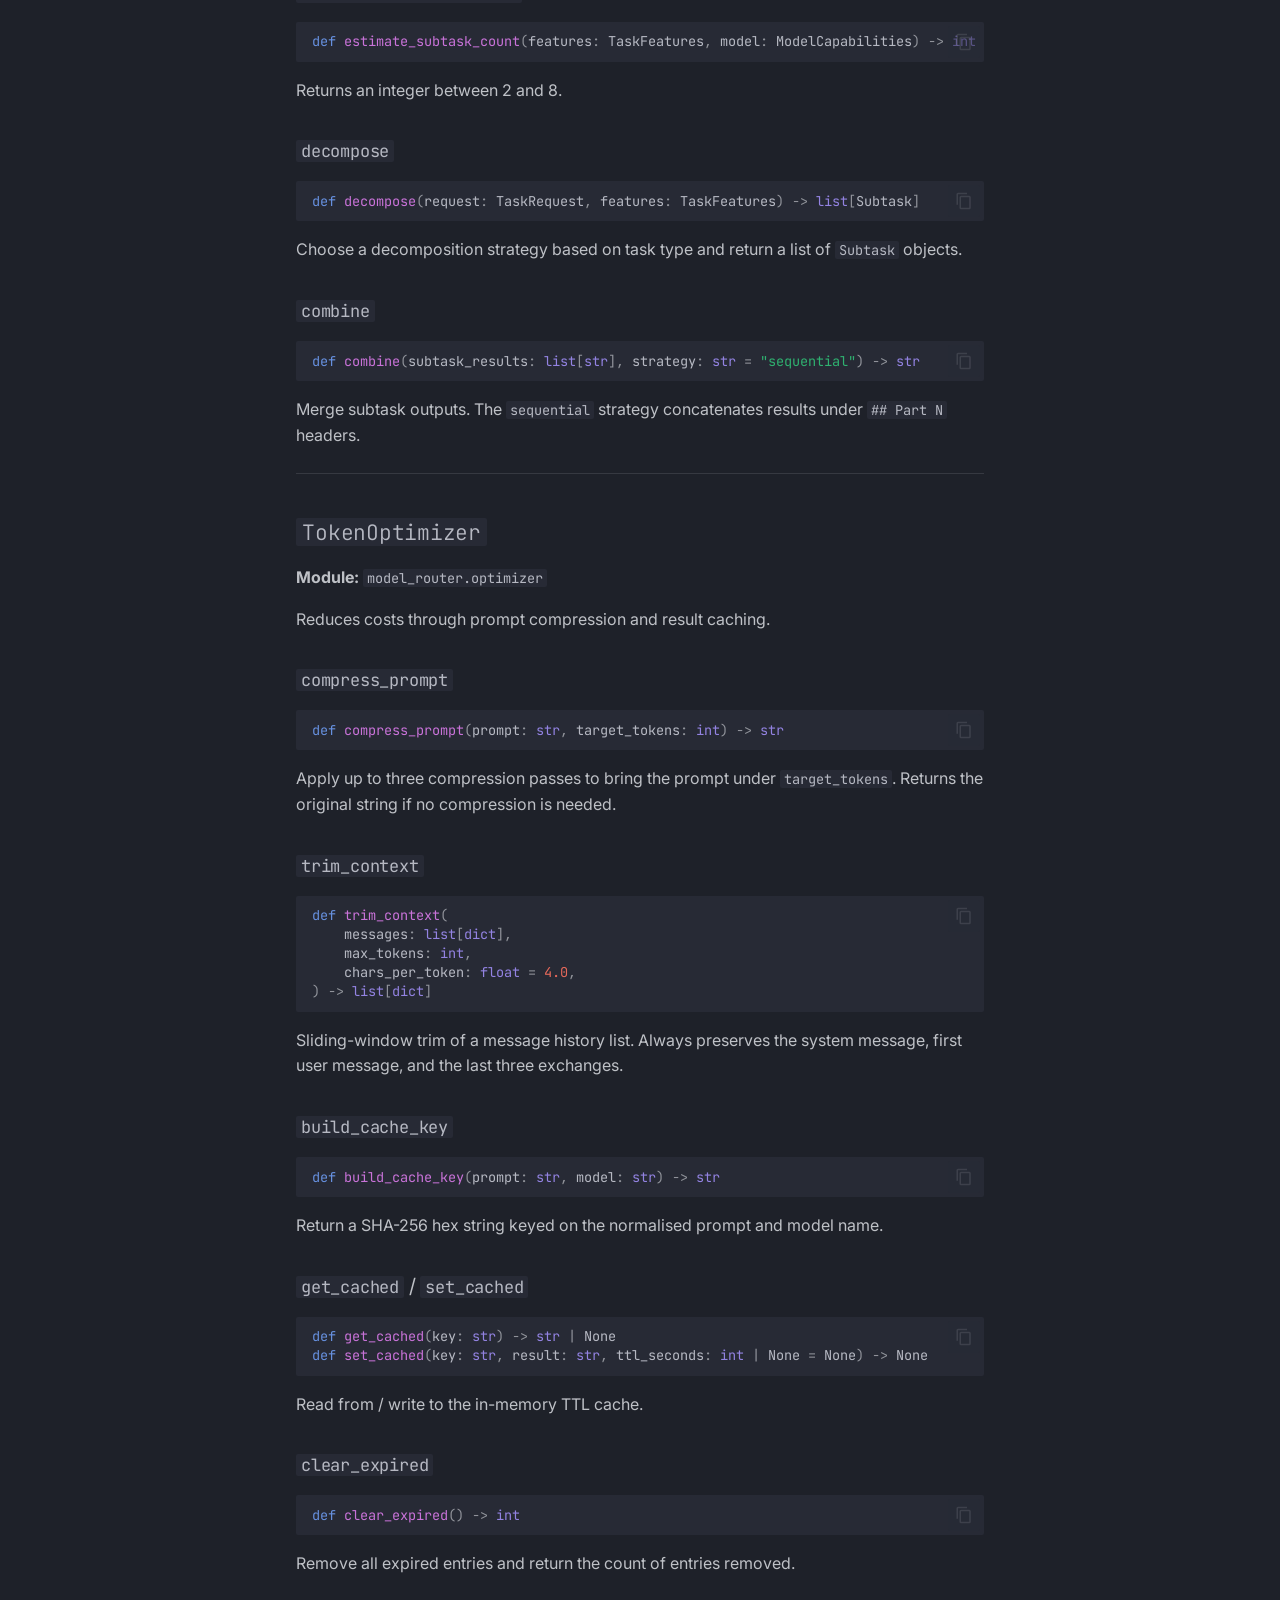
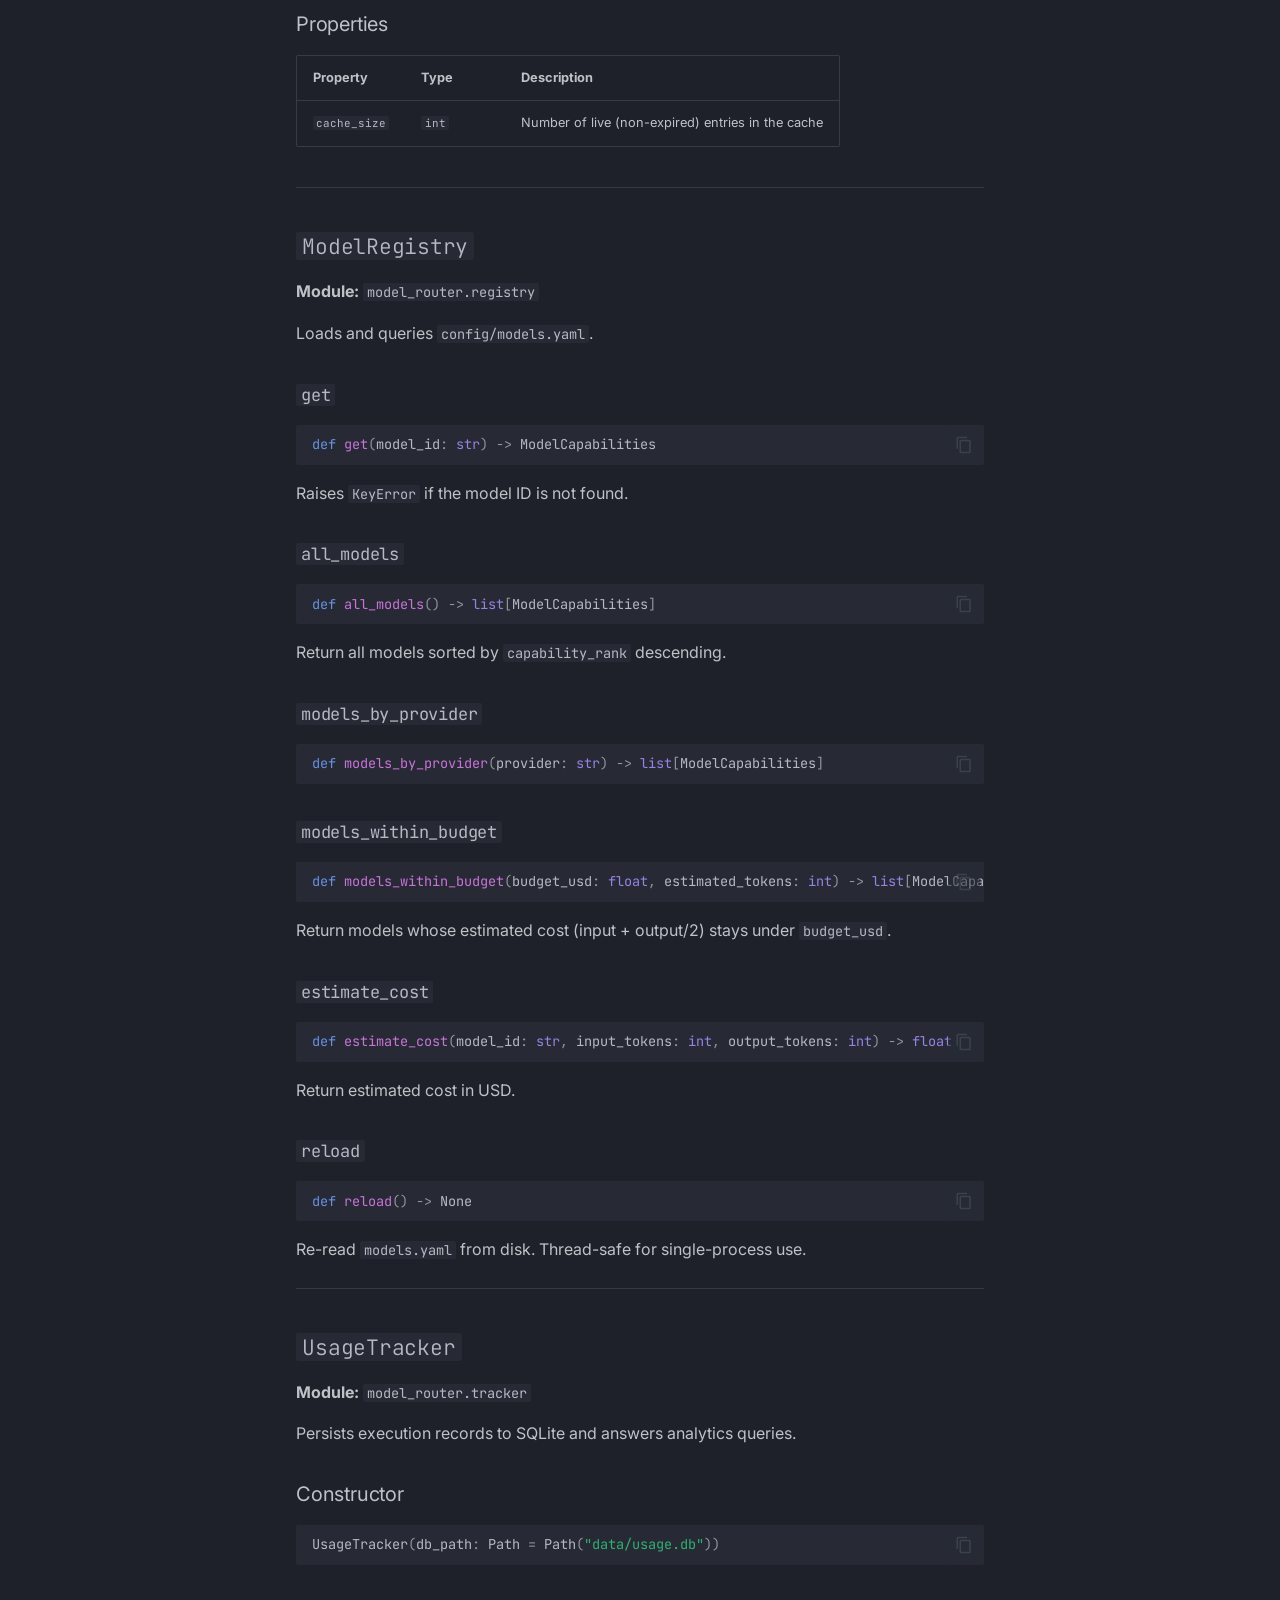
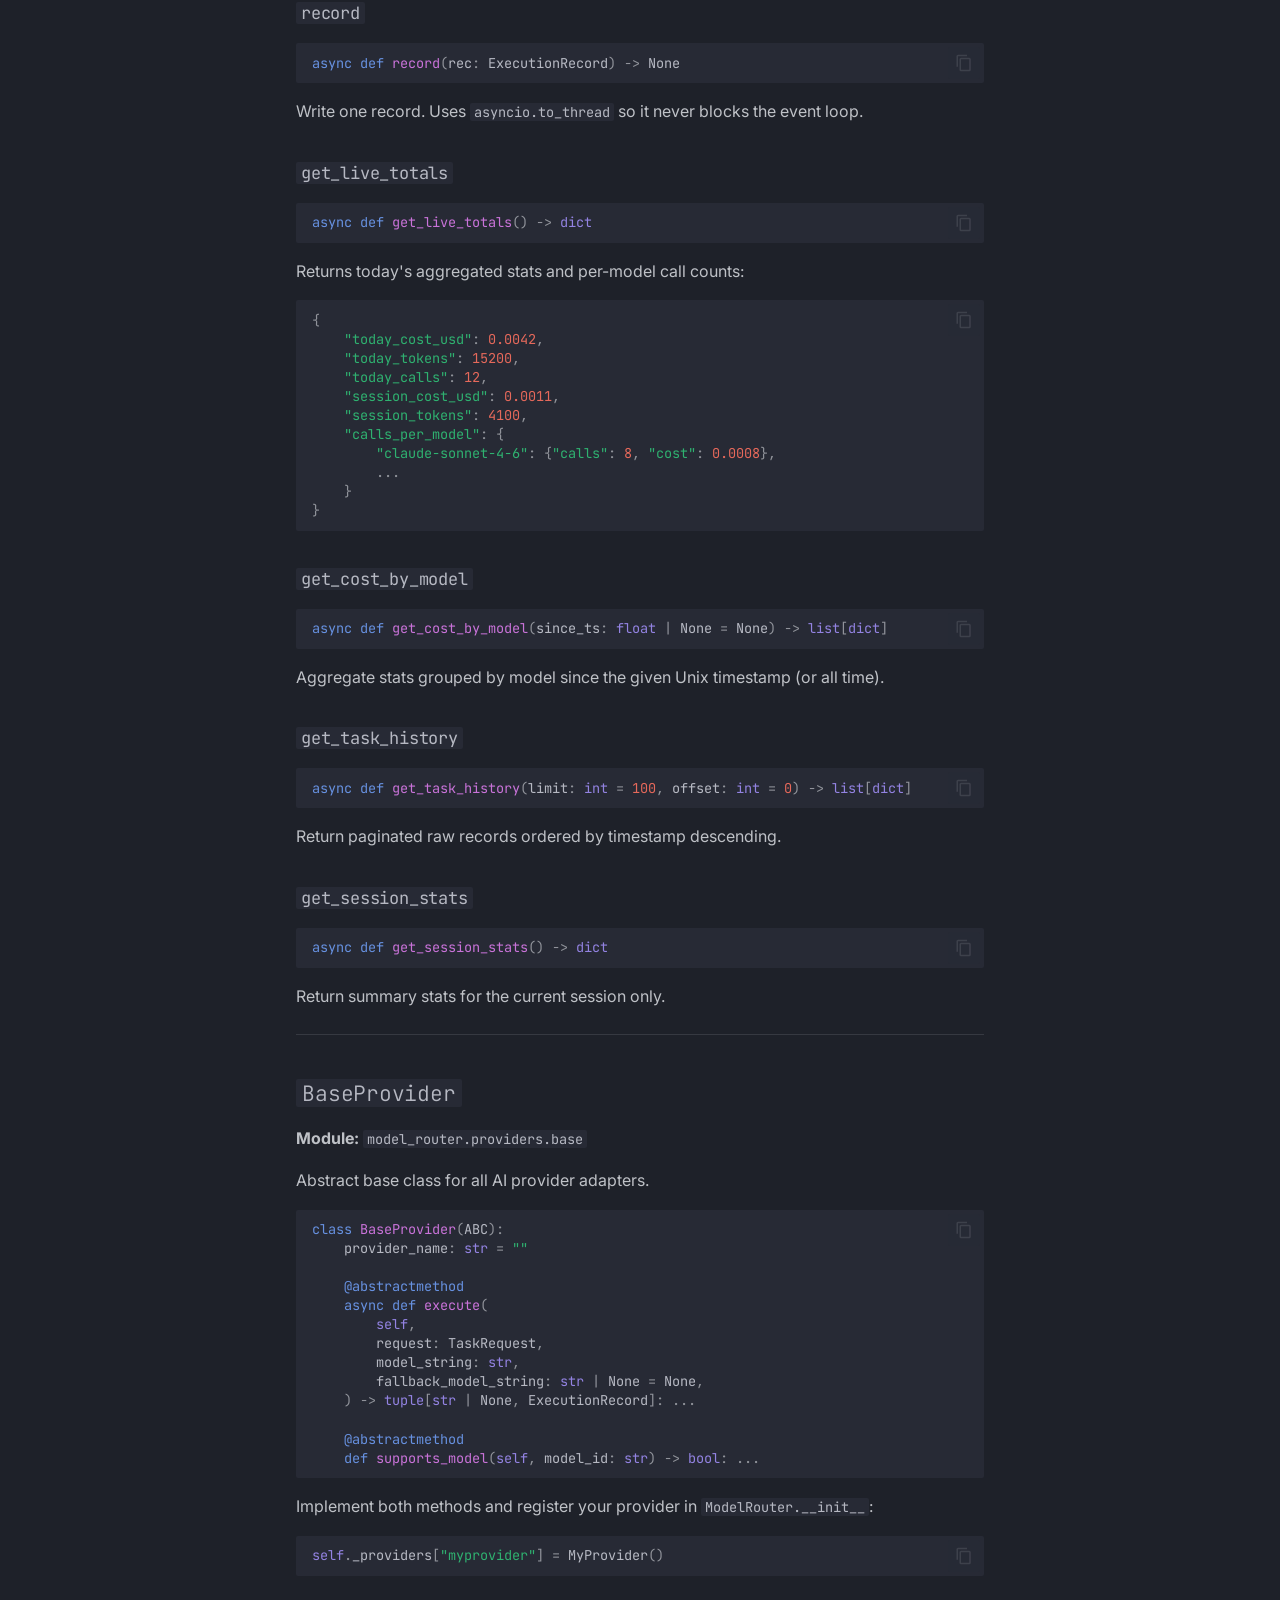
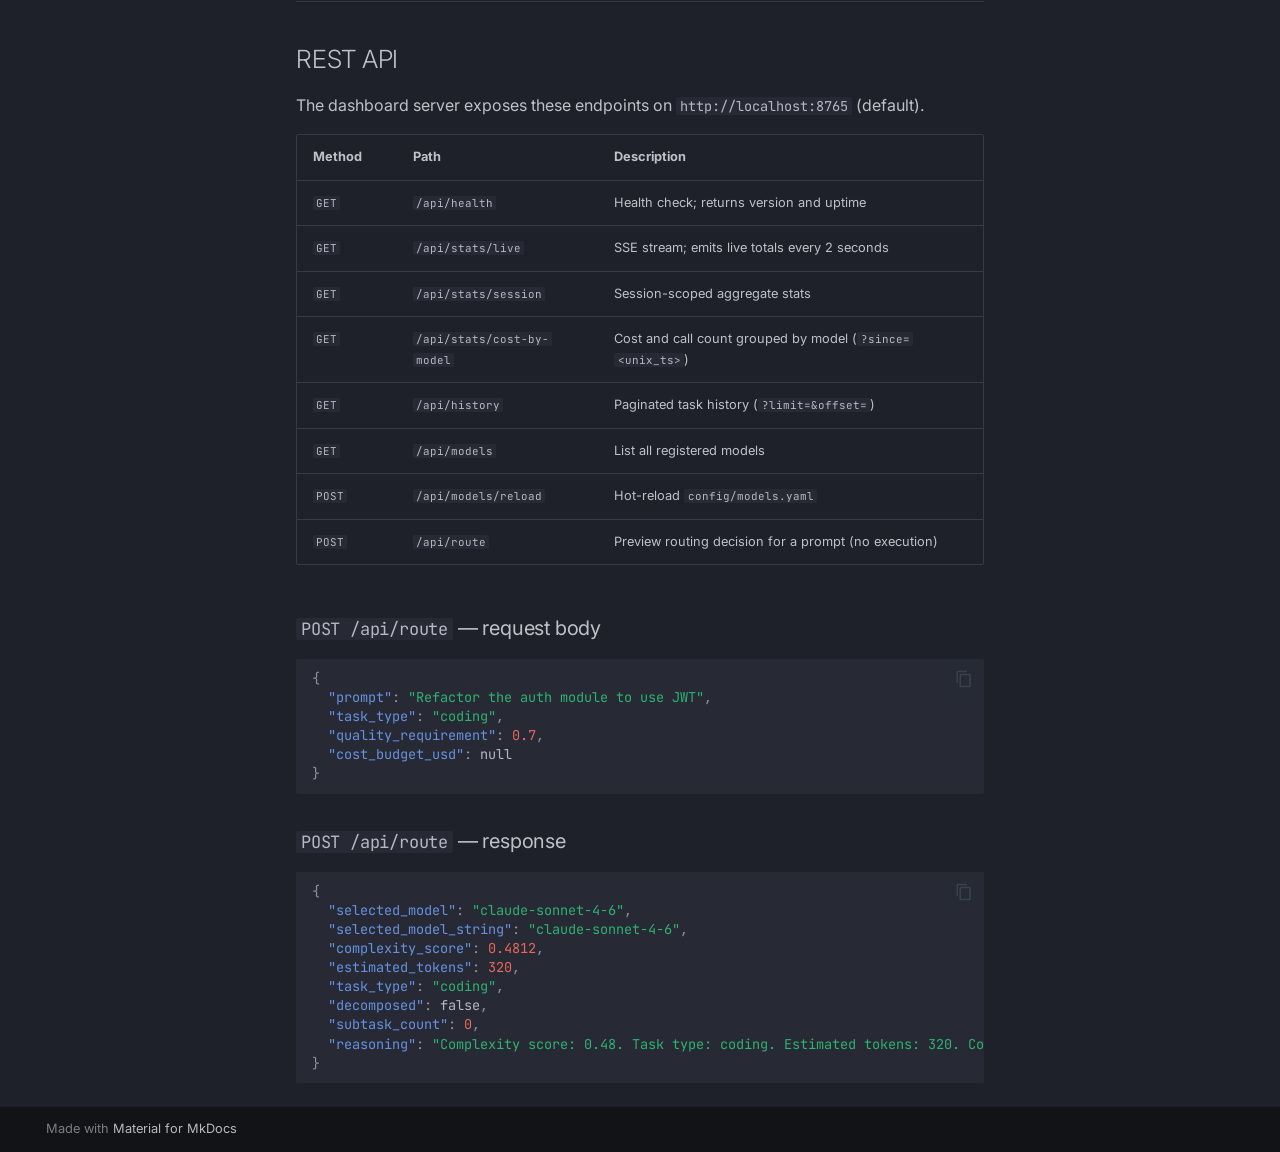
<file: site/api/index.html>
<!doctype html>
<html lang="en" class="no-js">
  <head>
    
      <meta charset="utf-8">
      <meta name="viewport" content="width=device-width,initial-scale=1">
      
        <meta name="description" content="Intelligent AI model routing, orchestration, and cost tracking for Claude">
      
      
      
      
        <link rel="prev" href="../configuration/">
      
      
        <link rel="next" href="../guides/getting-started/">
      
      
        
      
      
      <link rel="icon" href="../assets/images/favicon.png">
      <meta name="generator" content="mkdocs-1.6.1, mkdocs-material-9.7.6">
    
    
      
        <title>API Reference - Model Router</title>
      
    
    
      <link rel="stylesheet" href="../assets/stylesheets/main.484c7ddc.min.css">
      
        
        <link rel="stylesheet" href="../assets/stylesheets/palette.ab4e12ef.min.css">
      
      


    
    
      
    
    
      
        
        
        <link rel="preconnect" href="https://fonts.gstatic.com" crossorigin>
        <link rel="stylesheet" href="https://fonts.googleapis.com/css?family=Inter:300,300i,400,400i,700,700i%7CJetBrains+Mono:400,400i,700,700i&display=fallback">
        <style>:root{--md-text-font:"Inter";--md-code-font:"JetBrains Mono"}</style>
      
    
    
      <link rel="stylesheet" href="../assets/extra.css">
    
    <script>__md_scope=new URL("..",location),__md_hash=e=>[...e].reduce(((e,_)=>(e<<5)-e+_.charCodeAt(0)),0),__md_get=(e,_=localStorage,t=__md_scope)=>JSON.parse(_.getItem(t.pathname+"."+e)),__md_set=(e,_,t=localStorage,a=__md_scope)=>{try{t.setItem(a.pathname+"."+e,JSON.stringify(_))}catch(e){}}</script>
    
      

    
    
  </head>
  
  
    
    
      
    
    
    
    
    <body dir="ltr" data-md-color-scheme="slate" data-md-color-primary="indigo" data-md-color-accent="cyan">
  
    
    <input class="md-toggle" data-md-toggle="drawer" type="checkbox" id="__drawer" autocomplete="off">
    <input class="md-toggle" data-md-toggle="search" type="checkbox" id="__search" autocomplete="off">
    <label class="md-overlay" for="__drawer"></label>
    <div data-md-component="skip">
      
        
        <a href="#api-reference" class="md-skip">
          Skip to content
        </a>
      
    </div>
    <div data-md-component="announce">
      
    </div>
    
    
      

<header class="md-header" data-md-component="header">
  <nav class="md-header__inner md-grid" aria-label="Header">
    <a href=".." title="Model Router" class="md-header__button md-logo" aria-label="Model Router" data-md-component="logo">
      
  
  <svg xmlns="http://www.w3.org/2000/svg" viewBox="0 0 24 24"><path d="M12 8a3 3 0 0 0 3-3 3 3 0 0 0-3-3 3 3 0 0 0-3 3 3 3 0 0 0 3 3m0 3.54C9.64 9.35 6.5 8 3 8v11c3.5 0 6.64 1.35 9 3.54 2.36-2.19 5.5-3.54 9-3.54V8c-3.5 0-6.64 1.35-9 3.54"/></svg>

    </a>
    <label class="md-header__button md-icon" for="__drawer">
      
      <svg xmlns="http://www.w3.org/2000/svg" viewBox="0 0 24 24"><path d="M3 6h18v2H3zm0 5h18v2H3zm0 5h18v2H3z"/></svg>
    </label>
    <div class="md-header__title" data-md-component="header-title">
      <div class="md-header__ellipsis">
        <div class="md-header__topic">
          <span class="md-ellipsis">
            Model Router
          </span>
        </div>
        <div class="md-header__topic" data-md-component="header-topic">
          <span class="md-ellipsis">
            
              API Reference
            
          </span>
        </div>
      </div>
    </div>
    
      
        <form class="md-header__option" data-md-component="palette">
  
    
    
    
    <input class="md-option" data-md-color-media="" data-md-color-scheme="slate" data-md-color-primary="indigo" data-md-color-accent="cyan"  aria-hidden="true"  type="radio" name="__palette" id="__palette_0">
    
  
</form>
      
    
    
      <script>var palette=__md_get("__palette");if(palette&&palette.color){if("(prefers-color-scheme)"===palette.color.media){var media=matchMedia("(prefers-color-scheme: light)"),input=document.querySelector(media.matches?"[data-md-color-media='(prefers-color-scheme: light)']":"[data-md-color-media='(prefers-color-scheme: dark)']");palette.color.media=input.getAttribute("data-md-color-media"),palette.color.scheme=input.getAttribute("data-md-color-scheme"),palette.color.primary=input.getAttribute("data-md-color-primary"),palette.color.accent=input.getAttribute("data-md-color-accent")}for(var[key,value]of Object.entries(palette.color))document.body.setAttribute("data-md-color-"+key,value)}</script>
    
    
    
      
      
        <label class="md-header__button md-icon" for="__search">
          
          <svg xmlns="http://www.w3.org/2000/svg" viewBox="0 0 24 24"><path d="M9.5 3A6.5 6.5 0 0 1 16 9.5c0 1.61-.59 3.09-1.56 4.23l.27.27h.79l5 5-1.5 1.5-5-5v-.79l-.27-.27A6.52 6.52 0 0 1 9.5 16 6.5 6.5 0 0 1 3 9.5 6.5 6.5 0 0 1 9.5 3m0 2C7 5 5 7 5 9.5S7 14 9.5 14 14 12 14 9.5 12 5 9.5 5"/></svg>
        </label>
        <div class="md-search" data-md-component="search" role="dialog">
  <label class="md-search__overlay" for="__search"></label>
  <div class="md-search__inner" role="search">
    <form class="md-search__form" name="search">
      <input type="text" class="md-search__input" name="query" aria-label="Search" placeholder="Search" autocapitalize="off" autocorrect="off" autocomplete="off" spellcheck="false" data-md-component="search-query" required>
      <label class="md-search__icon md-icon" for="__search">
        
        <svg xmlns="http://www.w3.org/2000/svg" viewBox="0 0 24 24"><path d="M9.5 3A6.5 6.5 0 0 1 16 9.5c0 1.61-.59 3.09-1.56 4.23l.27.27h.79l5 5-1.5 1.5-5-5v-.79l-.27-.27A6.52 6.52 0 0 1 9.5 16 6.5 6.5 0 0 1 3 9.5 6.5 6.5 0 0 1 9.5 3m0 2C7 5 5 7 5 9.5S7 14 9.5 14 14 12 14 9.5 12 5 9.5 5"/></svg>
        
        <svg xmlns="http://www.w3.org/2000/svg" viewBox="0 0 24 24"><path d="M20 11v2H8l5.5 5.5-1.42 1.42L4.16 12l7.92-7.92L13.5 5.5 8 11z"/></svg>
      </label>
      <nav class="md-search__options" aria-label="Search">
        
        <button type="reset" class="md-search__icon md-icon" title="Clear" aria-label="Clear" tabindex="-1">
          
          <svg xmlns="http://www.w3.org/2000/svg" viewBox="0 0 24 24"><path d="M19 6.41 17.59 5 12 10.59 6.41 5 5 6.41 10.59 12 5 17.59 6.41 19 12 13.41 17.59 19 19 17.59 13.41 12z"/></svg>
        </button>
      </nav>
      
    </form>
    <div class="md-search__output">
      <div class="md-search__scrollwrap" tabindex="0" data-md-scrollfix>
        <div class="md-search-result" data-md-component="search-result">
          <div class="md-search-result__meta">
            Initializing search
          </div>
          <ol class="md-search-result__list" role="presentation"></ol>
        </div>
      </div>
    </div>
  </div>
</div>
      
    
    
  </nav>
  
</header>
    
    <div class="md-container" data-md-component="container">
      
      
        
          
            
<nav class="md-tabs" aria-label="Tabs" data-md-component="tabs">
  <div class="md-grid">
    <ul class="md-tabs__list">
      
        
  
  
  
  
    <li class="md-tabs__item">
      <a href=".." class="md-tabs__link">
        
  
  
    
  
  Home

      </a>
    </li>
  

      
        
  
  
  
  
    <li class="md-tabs__item">
      <a href="../architecture/" class="md-tabs__link">
        
  
  
    
  
  Architecture

      </a>
    </li>
  

      
        
  
  
  
  
    <li class="md-tabs__item">
      <a href="../configuration/" class="md-tabs__link">
        
  
  
    
  
  Configuration

      </a>
    </li>
  

      
        
  
  
  
    
  
  
    <li class="md-tabs__item md-tabs__item--active">
      <a href="./" class="md-tabs__link">
        
  
  
    
  
  API Reference

      </a>
    </li>
  

      
        
  
  
  
  
    
    
      <li class="md-tabs__item">
        <a href="../guides/getting-started/" class="md-tabs__link">
          
  
  
  Guides

        </a>
      </li>
    
  

      
        
  
  
  
  
    <li class="md-tabs__item">
      <a href="../doc-assistant/" class="md-tabs__link">
        
  
  
    
  
  Documentation System

      </a>
    </li>
  

      
    </ul>
  </div>
</nav>
          
        
      
      <main class="md-main" data-md-component="main">
        <div class="md-main__inner md-grid">
          
            
              
              <div class="md-sidebar md-sidebar--primary" data-md-component="sidebar" data-md-type="navigation" >
                <div class="md-sidebar__scrollwrap">
                  <div class="md-sidebar__inner">
                    


  


<nav class="md-nav md-nav--primary md-nav--lifted" aria-label="Navigation" data-md-level="0">
  <label class="md-nav__title" for="__drawer">
    <a href=".." title="Model Router" class="md-nav__button md-logo" aria-label="Model Router" data-md-component="logo">
      
  
  <svg xmlns="http://www.w3.org/2000/svg" viewBox="0 0 24 24"><path d="M12 8a3 3 0 0 0 3-3 3 3 0 0 0-3-3 3 3 0 0 0-3 3 3 3 0 0 0 3 3m0 3.54C9.64 9.35 6.5 8 3 8v11c3.5 0 6.64 1.35 9 3.54 2.36-2.19 5.5-3.54 9-3.54V8c-3.5 0-6.64 1.35-9 3.54"/></svg>

    </a>
    Model Router
  </label>
  
  <ul class="md-nav__list" data-md-scrollfix>
    
      
      
  
  
  
  
    <li class="md-nav__item">
      <a href=".." class="md-nav__link">
        
  
  
  <span class="md-ellipsis">
    
  
    Home
  

    
  </span>
  
  

      </a>
    </li>
  

    
      
      
  
  
  
  
    <li class="md-nav__item">
      <a href="../architecture/" class="md-nav__link">
        
  
  
  <span class="md-ellipsis">
    
  
    Architecture
  

    
  </span>
  
  

      </a>
    </li>
  

    
      
      
  
  
  
  
    <li class="md-nav__item">
      <a href="../configuration/" class="md-nav__link">
        
  
  
  <span class="md-ellipsis">
    
  
    Configuration
  

    
  </span>
  
  

      </a>
    </li>
  

    
      
      
  
  
    
  
  
  
    <li class="md-nav__item md-nav__item--active">
      
      <input class="md-nav__toggle md-toggle" type="checkbox" id="__toc">
      
      
        
      
      
        <label class="md-nav__link md-nav__link--active" for="__toc">
          
  
  
  <span class="md-ellipsis">
    
  
    API Reference
  

    
  </span>
  
  

          <span class="md-nav__icon md-icon"></span>
        </label>
      
      <a href="./" class="md-nav__link md-nav__link--active">
        
  
  
  <span class="md-ellipsis">
    
  
    API Reference
  

    
  </span>
  
  

      </a>
      
        

<nav class="md-nav md-nav--secondary" aria-label="Table of contents">
  
  
  
    
  
  
    <label class="md-nav__title" for="__toc">
      <span class="md-nav__icon md-icon"></span>
      Table of contents
    </label>
    <ul class="md-nav__list" data-md-component="toc" data-md-scrollfix>
      
        <li class="md-nav__item">
  <a href="#modelrouter" class="md-nav__link">
    <span class="md-ellipsis">
      
        ModelRouter
      
    </span>
  </a>
  
    <nav class="md-nav" aria-label="ModelRouter">
      <ul class="md-nav__list">
        
          <li class="md-nav__item">
  <a href="#constructor" class="md-nav__link">
    <span class="md-ellipsis">
      
        Constructor
      
    </span>
  </a>
  
</li>
        
          <li class="md-nav__item">
  <a href="#route_task" class="md-nav__link">
    <span class="md-ellipsis">
      
        route_task
      
    </span>
  </a>
  
</li>
        
          <li class="md-nav__item">
  <a href="#route_and_run" class="md-nav__link">
    <span class="md-ellipsis">
      
        route_and_run
      
    </span>
  </a>
  
</li>
        
          <li class="md-nav__item">
  <a href="#reload_config" class="md-nav__link">
    <span class="md-ellipsis">
      
        reload_config
      
    </span>
  </a>
  
</li>
        
          <li class="md-nav__item">
  <a href="#properties" class="md-nav__link">
    <span class="md-ellipsis">
      
        Properties
      
    </span>
  </a>
  
</li>
        
      </ul>
    </nav>
  
</li>
      
        <li class="md-nav__item">
  <a href="#taskrequest" class="md-nav__link">
    <span class="md-ellipsis">
      
        TaskRequest
      
    </span>
  </a>
  
</li>
      
        <li class="md-nav__item">
  <a href="#tasktype" class="md-nav__link">
    <span class="md-ellipsis">
      
        TaskType
      
    </span>
  </a>
  
</li>
      
        <li class="md-nav__item">
  <a href="#routedresult" class="md-nav__link">
    <span class="md-ellipsis">
      
        RoutedResult
      
    </span>
  </a>
  
</li>
      
        <li class="md-nav__item">
  <a href="#routingdecision" class="md-nav__link">
    <span class="md-ellipsis">
      
        RoutingDecision
      
    </span>
  </a>
  
</li>
      
        <li class="md-nav__item">
  <a href="#taskfeatures" class="md-nav__link">
    <span class="md-ellipsis">
      
        TaskFeatures
      
    </span>
  </a>
  
</li>
      
        <li class="md-nav__item">
  <a href="#executionrecord" class="md-nav__link">
    <span class="md-ellipsis">
      
        ExecutionRecord
      
    </span>
  </a>
  
</li>
      
        <li class="md-nav__item">
  <a href="#complexityscorer" class="md-nav__link">
    <span class="md-ellipsis">
      
        ComplexityScorer
      
    </span>
  </a>
  
    <nav class="md-nav" aria-label="ComplexityScorer">
      <ul class="md-nav__list">
        
          <li class="md-nav__item">
  <a href="#extract_features" class="md-nav__link">
    <span class="md-ellipsis">
      
        extract_features
      
    </span>
  </a>
  
</li>
        
          <li class="md-nav__item">
  <a href="#composite_score" class="md-nav__link">
    <span class="md-ellipsis">
      
        composite_score
      
    </span>
  </a>
  
</li>
        
          <li class="md-nav__item">
  <a href="#select_model" class="md-nav__link">
    <span class="md-ellipsis">
      
        select_model
      
    </span>
  </a>
  
</li>
        
          <li class="md-nav__item">
  <a href="#build_routing_decision" class="md-nav__link">
    <span class="md-ellipsis">
      
        build_routing_decision
      
    </span>
  </a>
  
</li>
        
      </ul>
    </nav>
  
</li>
      
        <li class="md-nav__item">
  <a href="#taskdecomposer" class="md-nav__link">
    <span class="md-ellipsis">
      
        TaskDecomposer
      
    </span>
  </a>
  
    <nav class="md-nav" aria-label="TaskDecomposer">
      <ul class="md-nav__list">
        
          <li class="md-nav__item">
  <a href="#should_decompose" class="md-nav__link">
    <span class="md-ellipsis">
      
        should_decompose
      
    </span>
  </a>
  
</li>
        
          <li class="md-nav__item">
  <a href="#estimate_subtask_count" class="md-nav__link">
    <span class="md-ellipsis">
      
        estimate_subtask_count
      
    </span>
  </a>
  
</li>
        
          <li class="md-nav__item">
  <a href="#decompose" class="md-nav__link">
    <span class="md-ellipsis">
      
        decompose
      
    </span>
  </a>
  
</li>
        
          <li class="md-nav__item">
  <a href="#combine" class="md-nav__link">
    <span class="md-ellipsis">
      
        combine
      
    </span>
  </a>
  
</li>
        
      </ul>
    </nav>
  
</li>
      
        <li class="md-nav__item">
  <a href="#tokenoptimizer" class="md-nav__link">
    <span class="md-ellipsis">
      
        TokenOptimizer
      
    </span>
  </a>
  
    <nav class="md-nav" aria-label="TokenOptimizer">
      <ul class="md-nav__list">
        
          <li class="md-nav__item">
  <a href="#compress_prompt" class="md-nav__link">
    <span class="md-ellipsis">
      
        compress_prompt
      
    </span>
  </a>
  
</li>
        
          <li class="md-nav__item">
  <a href="#trim_context" class="md-nav__link">
    <span class="md-ellipsis">
      
        trim_context
      
    </span>
  </a>
  
</li>
        
          <li class="md-nav__item">
  <a href="#build_cache_key" class="md-nav__link">
    <span class="md-ellipsis">
      
        build_cache_key
      
    </span>
  </a>
  
</li>
        
          <li class="md-nav__item">
  <a href="#get_cached-set_cached" class="md-nav__link">
    <span class="md-ellipsis">
      
        get_cached / set_cached
      
    </span>
  </a>
  
</li>
        
          <li class="md-nav__item">
  <a href="#clear_expired" class="md-nav__link">
    <span class="md-ellipsis">
      
        clear_expired
      
    </span>
  </a>
  
</li>
        
          <li class="md-nav__item">
  <a href="#properties_1" class="md-nav__link">
    <span class="md-ellipsis">
      
        Properties
      
    </span>
  </a>
  
</li>
        
      </ul>
    </nav>
  
</li>
      
        <li class="md-nav__item">
  <a href="#modelregistry" class="md-nav__link">
    <span class="md-ellipsis">
      
        ModelRegistry
      
    </span>
  </a>
  
    <nav class="md-nav" aria-label="ModelRegistry">
      <ul class="md-nav__list">
        
          <li class="md-nav__item">
  <a href="#get" class="md-nav__link">
    <span class="md-ellipsis">
      
        get
      
    </span>
  </a>
  
</li>
        
          <li class="md-nav__item">
  <a href="#all_models" class="md-nav__link">
    <span class="md-ellipsis">
      
        all_models
      
    </span>
  </a>
  
</li>
        
          <li class="md-nav__item">
  <a href="#models_by_provider" class="md-nav__link">
    <span class="md-ellipsis">
      
        models_by_provider
      
    </span>
  </a>
  
</li>
        
          <li class="md-nav__item">
  <a href="#models_within_budget" class="md-nav__link">
    <span class="md-ellipsis">
      
        models_within_budget
      
    </span>
  </a>
  
</li>
        
          <li class="md-nav__item">
  <a href="#estimate_cost" class="md-nav__link">
    <span class="md-ellipsis">
      
        estimate_cost
      
    </span>
  </a>
  
</li>
        
          <li class="md-nav__item">
  <a href="#reload" class="md-nav__link">
    <span class="md-ellipsis">
      
        reload
      
    </span>
  </a>
  
</li>
        
      </ul>
    </nav>
  
</li>
      
        <li class="md-nav__item">
  <a href="#usagetracker" class="md-nav__link">
    <span class="md-ellipsis">
      
        UsageTracker
      
    </span>
  </a>
  
    <nav class="md-nav" aria-label="UsageTracker">
      <ul class="md-nav__list">
        
          <li class="md-nav__item">
  <a href="#constructor_1" class="md-nav__link">
    <span class="md-ellipsis">
      
        Constructor
      
    </span>
  </a>
  
</li>
        
          <li class="md-nav__item">
  <a href="#record" class="md-nav__link">
    <span class="md-ellipsis">
      
        record
      
    </span>
  </a>
  
</li>
        
          <li class="md-nav__item">
  <a href="#get_live_totals" class="md-nav__link">
    <span class="md-ellipsis">
      
        get_live_totals
      
    </span>
  </a>
  
</li>
        
          <li class="md-nav__item">
  <a href="#get_cost_by_model" class="md-nav__link">
    <span class="md-ellipsis">
      
        get_cost_by_model
      
    </span>
  </a>
  
</li>
        
          <li class="md-nav__item">
  <a href="#get_task_history" class="md-nav__link">
    <span class="md-ellipsis">
      
        get_task_history
      
    </span>
  </a>
  
</li>
        
          <li class="md-nav__item">
  <a href="#get_session_stats" class="md-nav__link">
    <span class="md-ellipsis">
      
        get_session_stats
      
    </span>
  </a>
  
</li>
        
      </ul>
    </nav>
  
</li>
      
        <li class="md-nav__item">
  <a href="#baseprovider" class="md-nav__link">
    <span class="md-ellipsis">
      
        BaseProvider
      
    </span>
  </a>
  
</li>
      
        <li class="md-nav__item">
  <a href="#rest-api" class="md-nav__link">
    <span class="md-ellipsis">
      
        REST API
      
    </span>
  </a>
  
    <nav class="md-nav" aria-label="REST API">
      <ul class="md-nav__list">
        
          <li class="md-nav__item">
  <a href="#post-apiroute-request-body" class="md-nav__link">
    <span class="md-ellipsis">
      
        POST /api/route — request body
      
    </span>
  </a>
  
</li>
        
          <li class="md-nav__item">
  <a href="#post-apiroute-response" class="md-nav__link">
    <span class="md-ellipsis">
      
        POST /api/route — response
      
    </span>
  </a>
  
</li>
        
      </ul>
    </nav>
  
</li>
      
    </ul>
  
</nav>
      
    </li>
  

    
      
      
  
  
  
  
    
    
    
    
      
      
        
      
    
    
    <li class="md-nav__item md-nav__item--nested">
      
        
        
        <input class="md-nav__toggle md-toggle " type="checkbox" id="__nav_5" >
        
          
          <label class="md-nav__link" for="__nav_5" id="__nav_5_label" tabindex="0">
            
  
  
  <span class="md-ellipsis">
    
  
    Guides
  

    
  </span>
  
  

            <span class="md-nav__icon md-icon"></span>
          </label>
        
        <nav class="md-nav" data-md-level="1" aria-labelledby="__nav_5_label" aria-expanded="false">
          <label class="md-nav__title" for="__nav_5">
            <span class="md-nav__icon md-icon"></span>
            
  
    Guides
  

          </label>
          <ul class="md-nav__list" data-md-scrollfix>
            
              
                
  
  
  
  
    <li class="md-nav__item">
      <a href="../guides/getting-started/" class="md-nav__link">
        
  
  
  <span class="md-ellipsis">
    
  
    Getting Started
  

    
  </span>
  
  

      </a>
    </li>
  

              
            
              
                
  
  
  
  
    <li class="md-nav__item">
      <a href="../guides/usage/" class="md-nav__link">
        
  
  
  <span class="md-ellipsis">
    
  
    Usage
  

    
  </span>
  
  

      </a>
    </li>
  

              
            
              
                
  
  
  
  
    <li class="md-nav__item">
      <a href="../guides/troubleshooting/" class="md-nav__link">
        
  
  
  <span class="md-ellipsis">
    
  
    Troubleshooting
  

    
  </span>
  
  

      </a>
    </li>
  

              
            
          </ul>
        </nav>
      
    </li>
  

    
      
      
  
  
  
  
    <li class="md-nav__item">
      <a href="../doc-assistant/" class="md-nav__link">
        
  
  
  <span class="md-ellipsis">
    
  
    Documentation System
  

    
  </span>
  
  

      </a>
    </li>
  

    
  </ul>
</nav>
                  </div>
                </div>
              </div>
            
            
              
              <div class="md-sidebar md-sidebar--secondary" data-md-component="sidebar" data-md-type="toc" >
                <div class="md-sidebar__scrollwrap">
                  <div class="md-sidebar__inner">
                    

<nav class="md-nav md-nav--secondary" aria-label="Table of contents">
  
  
  
    
  
  
    <label class="md-nav__title" for="__toc">
      <span class="md-nav__icon md-icon"></span>
      Table of contents
    </label>
    <ul class="md-nav__list" data-md-component="toc" data-md-scrollfix>
      
        <li class="md-nav__item">
  <a href="#modelrouter" class="md-nav__link">
    <span class="md-ellipsis">
      
        ModelRouter
      
    </span>
  </a>
  
    <nav class="md-nav" aria-label="ModelRouter">
      <ul class="md-nav__list">
        
          <li class="md-nav__item">
  <a href="#constructor" class="md-nav__link">
    <span class="md-ellipsis">
      
        Constructor
      
    </span>
  </a>
  
</li>
        
          <li class="md-nav__item">
  <a href="#route_task" class="md-nav__link">
    <span class="md-ellipsis">
      
        route_task
      
    </span>
  </a>
  
</li>
        
          <li class="md-nav__item">
  <a href="#route_and_run" class="md-nav__link">
    <span class="md-ellipsis">
      
        route_and_run
      
    </span>
  </a>
  
</li>
        
          <li class="md-nav__item">
  <a href="#reload_config" class="md-nav__link">
    <span class="md-ellipsis">
      
        reload_config
      
    </span>
  </a>
  
</li>
        
          <li class="md-nav__item">
  <a href="#properties" class="md-nav__link">
    <span class="md-ellipsis">
      
        Properties
      
    </span>
  </a>
  
</li>
        
      </ul>
    </nav>
  
</li>
      
        <li class="md-nav__item">
  <a href="#taskrequest" class="md-nav__link">
    <span class="md-ellipsis">
      
        TaskRequest
      
    </span>
  </a>
  
</li>
      
        <li class="md-nav__item">
  <a href="#tasktype" class="md-nav__link">
    <span class="md-ellipsis">
      
        TaskType
      
    </span>
  </a>
  
</li>
      
        <li class="md-nav__item">
  <a href="#routedresult" class="md-nav__link">
    <span class="md-ellipsis">
      
        RoutedResult
      
    </span>
  </a>
  
</li>
      
        <li class="md-nav__item">
  <a href="#routingdecision" class="md-nav__link">
    <span class="md-ellipsis">
      
        RoutingDecision
      
    </span>
  </a>
  
</li>
      
        <li class="md-nav__item">
  <a href="#taskfeatures" class="md-nav__link">
    <span class="md-ellipsis">
      
        TaskFeatures
      
    </span>
  </a>
  
</li>
      
        <li class="md-nav__item">
  <a href="#executionrecord" class="md-nav__link">
    <span class="md-ellipsis">
      
        ExecutionRecord
      
    </span>
  </a>
  
</li>
      
        <li class="md-nav__item">
  <a href="#complexityscorer" class="md-nav__link">
    <span class="md-ellipsis">
      
        ComplexityScorer
      
    </span>
  </a>
  
    <nav class="md-nav" aria-label="ComplexityScorer">
      <ul class="md-nav__list">
        
          <li class="md-nav__item">
  <a href="#extract_features" class="md-nav__link">
    <span class="md-ellipsis">
      
        extract_features
      
    </span>
  </a>
  
</li>
        
          <li class="md-nav__item">
  <a href="#composite_score" class="md-nav__link">
    <span class="md-ellipsis">
      
        composite_score
      
    </span>
  </a>
  
</li>
        
          <li class="md-nav__item">
  <a href="#select_model" class="md-nav__link">
    <span class="md-ellipsis">
      
        select_model
      
    </span>
  </a>
  
</li>
        
          <li class="md-nav__item">
  <a href="#build_routing_decision" class="md-nav__link">
    <span class="md-ellipsis">
      
        build_routing_decision
      
    </span>
  </a>
  
</li>
        
      </ul>
    </nav>
  
</li>
      
        <li class="md-nav__item">
  <a href="#taskdecomposer" class="md-nav__link">
    <span class="md-ellipsis">
      
        TaskDecomposer
      
    </span>
  </a>
  
    <nav class="md-nav" aria-label="TaskDecomposer">
      <ul class="md-nav__list">
        
          <li class="md-nav__item">
  <a href="#should_decompose" class="md-nav__link">
    <span class="md-ellipsis">
      
        should_decompose
      
    </span>
  </a>
  
</li>
        
          <li class="md-nav__item">
  <a href="#estimate_subtask_count" class="md-nav__link">
    <span class="md-ellipsis">
      
        estimate_subtask_count
      
    </span>
  </a>
  
</li>
        
          <li class="md-nav__item">
  <a href="#decompose" class="md-nav__link">
    <span class="md-ellipsis">
      
        decompose
      
    </span>
  </a>
  
</li>
        
          <li class="md-nav__item">
  <a href="#combine" class="md-nav__link">
    <span class="md-ellipsis">
      
        combine
      
    </span>
  </a>
  
</li>
        
      </ul>
    </nav>
  
</li>
      
        <li class="md-nav__item">
  <a href="#tokenoptimizer" class="md-nav__link">
    <span class="md-ellipsis">
      
        TokenOptimizer
      
    </span>
  </a>
  
    <nav class="md-nav" aria-label="TokenOptimizer">
      <ul class="md-nav__list">
        
          <li class="md-nav__item">
  <a href="#compress_prompt" class="md-nav__link">
    <span class="md-ellipsis">
      
        compress_prompt
      
    </span>
  </a>
  
</li>
        
          <li class="md-nav__item">
  <a href="#trim_context" class="md-nav__link">
    <span class="md-ellipsis">
      
        trim_context
      
    </span>
  </a>
  
</li>
        
          <li class="md-nav__item">
  <a href="#build_cache_key" class="md-nav__link">
    <span class="md-ellipsis">
      
        build_cache_key
      
    </span>
  </a>
  
</li>
        
          <li class="md-nav__item">
  <a href="#get_cached-set_cached" class="md-nav__link">
    <span class="md-ellipsis">
      
        get_cached / set_cached
      
    </span>
  </a>
  
</li>
        
          <li class="md-nav__item">
  <a href="#clear_expired" class="md-nav__link">
    <span class="md-ellipsis">
      
        clear_expired
      
    </span>
  </a>
  
</li>
        
          <li class="md-nav__item">
  <a href="#properties_1" class="md-nav__link">
    <span class="md-ellipsis">
      
        Properties
      
    </span>
  </a>
  
</li>
        
      </ul>
    </nav>
  
</li>
      
        <li class="md-nav__item">
  <a href="#modelregistry" class="md-nav__link">
    <span class="md-ellipsis">
      
        ModelRegistry
      
    </span>
  </a>
  
    <nav class="md-nav" aria-label="ModelRegistry">
      <ul class="md-nav__list">
        
          <li class="md-nav__item">
  <a href="#get" class="md-nav__link">
    <span class="md-ellipsis">
      
        get
      
    </span>
  </a>
  
</li>
        
          <li class="md-nav__item">
  <a href="#all_models" class="md-nav__link">
    <span class="md-ellipsis">
      
        all_models
      
    </span>
  </a>
  
</li>
        
          <li class="md-nav__item">
  <a href="#models_by_provider" class="md-nav__link">
    <span class="md-ellipsis">
      
        models_by_provider
      
    </span>
  </a>
  
</li>
        
          <li class="md-nav__item">
  <a href="#models_within_budget" class="md-nav__link">
    <span class="md-ellipsis">
      
        models_within_budget
      
    </span>
  </a>
  
</li>
        
          <li class="md-nav__item">
  <a href="#estimate_cost" class="md-nav__link">
    <span class="md-ellipsis">
      
        estimate_cost
      
    </span>
  </a>
  
</li>
        
          <li class="md-nav__item">
  <a href="#reload" class="md-nav__link">
    <span class="md-ellipsis">
      
        reload
      
    </span>
  </a>
  
</li>
        
      </ul>
    </nav>
  
</li>
      
        <li class="md-nav__item">
  <a href="#usagetracker" class="md-nav__link">
    <span class="md-ellipsis">
      
        UsageTracker
      
    </span>
  </a>
  
    <nav class="md-nav" aria-label="UsageTracker">
      <ul class="md-nav__list">
        
          <li class="md-nav__item">
  <a href="#constructor_1" class="md-nav__link">
    <span class="md-ellipsis">
      
        Constructor
      
    </span>
  </a>
  
</li>
        
          <li class="md-nav__item">
  <a href="#record" class="md-nav__link">
    <span class="md-ellipsis">
      
        record
      
    </span>
  </a>
  
</li>
        
          <li class="md-nav__item">
  <a href="#get_live_totals" class="md-nav__link">
    <span class="md-ellipsis">
      
        get_live_totals
      
    </span>
  </a>
  
</li>
        
          <li class="md-nav__item">
  <a href="#get_cost_by_model" class="md-nav__link">
    <span class="md-ellipsis">
      
        get_cost_by_model
      
    </span>
  </a>
  
</li>
        
          <li class="md-nav__item">
  <a href="#get_task_history" class="md-nav__link">
    <span class="md-ellipsis">
      
        get_task_history
      
    </span>
  </a>
  
</li>
        
          <li class="md-nav__item">
  <a href="#get_session_stats" class="md-nav__link">
    <span class="md-ellipsis">
      
        get_session_stats
      
    </span>
  </a>
  
</li>
        
      </ul>
    </nav>
  
</li>
      
        <li class="md-nav__item">
  <a href="#baseprovider" class="md-nav__link">
    <span class="md-ellipsis">
      
        BaseProvider
      
    </span>
  </a>
  
</li>
      
        <li class="md-nav__item">
  <a href="#rest-api" class="md-nav__link">
    <span class="md-ellipsis">
      
        REST API
      
    </span>
  </a>
  
    <nav class="md-nav" aria-label="REST API">
      <ul class="md-nav__list">
        
          <li class="md-nav__item">
  <a href="#post-apiroute-request-body" class="md-nav__link">
    <span class="md-ellipsis">
      
        POST /api/route — request body
      
    </span>
  </a>
  
</li>
        
          <li class="md-nav__item">
  <a href="#post-apiroute-response" class="md-nav__link">
    <span class="md-ellipsis">
      
        POST /api/route — response
      
    </span>
  </a>
  
</li>
        
      </ul>
    </nav>
  
</li>
      
    </ul>
  
</nav>
                  </div>
                </div>
              </div>
            
          
          
            <div class="md-content" data-md-component="content">
              
              <article class="md-content__inner md-typeset">
                
                  



<h1 id="api-reference">API Reference<a class="headerlink" href="#api-reference" title="Permanent link">&para;</a></h1>
<p>This page documents every public class, method, and data structure exported by the <code>model_router</code> package.</p>
<div class="highlight"><pre><span></span><code><a id="__codelineno-0-1" name="__codelineno-0-1" href="#__codelineno-0-1"></a><span class="kn">from</span><span class="w"> </span><span class="nn">model_router</span><span class="w"> </span><span class="kn">import</span> <span class="p">(</span>
<a id="__codelineno-0-2" name="__codelineno-0-2" href="#__codelineno-0-2"></a>    <span class="n">ModelRouter</span><span class="p">,</span>
<a id="__codelineno-0-3" name="__codelineno-0-3" href="#__codelineno-0-3"></a>    <span class="n">TaskRequest</span><span class="p">,</span>
<a id="__codelineno-0-4" name="__codelineno-0-4" href="#__codelineno-0-4"></a>    <span class="n">TaskType</span><span class="p">,</span>
<a id="__codelineno-0-5" name="__codelineno-0-5" href="#__codelineno-0-5"></a>    <span class="n">RoutedResult</span><span class="p">,</span>
<a id="__codelineno-0-6" name="__codelineno-0-6" href="#__codelineno-0-6"></a>    <span class="n">RoutingDecision</span><span class="p">,</span>
<a id="__codelineno-0-7" name="__codelineno-0-7" href="#__codelineno-0-7"></a>    <span class="n">TaskFeatures</span><span class="p">,</span>
<a id="__codelineno-0-8" name="__codelineno-0-8" href="#__codelineno-0-8"></a>    <span class="n">ExecutionRecord</span><span class="p">,</span>
<a id="__codelineno-0-9" name="__codelineno-0-9" href="#__codelineno-0-9"></a><span class="p">)</span>
</code></pre></div>
<hr />
<h2 id="modelrouter"><code>ModelRouter</code><a class="headerlink" href="#modelrouter" title="Permanent link">&para;</a></h2>
<p><strong>Module:</strong> <code>model_router.router</code></p>
<p>Central orchestrator. Routes any <code>TaskRequest</code> to the best model, executes it, tracks usage, and returns a <code>RoutedResult</code>.</p>
<h3 id="constructor">Constructor<a class="headerlink" href="#constructor" title="Permanent link">&para;</a></h3>
<div class="highlight"><pre><span></span><code><a id="__codelineno-1-1" name="__codelineno-1-1" href="#__codelineno-1-1"></a><span class="n">ModelRouter</span><span class="p">(</span>
<a id="__codelineno-1-2" name="__codelineno-1-2" href="#__codelineno-1-2"></a>    <span class="n">config_path</span><span class="p">:</span> <span class="n">Path</span> <span class="o">|</span> <span class="kc">None</span> <span class="o">=</span> <span class="kc">None</span><span class="p">,</span>
<a id="__codelineno-1-3" name="__codelineno-1-3" href="#__codelineno-1-3"></a>    <span class="n">tracker</span><span class="p">:</span> <span class="n">UsageTracker</span> <span class="o">|</span> <span class="kc">None</span> <span class="o">=</span> <span class="kc">None</span><span class="p">,</span>
<a id="__codelineno-1-4" name="__codelineno-1-4" href="#__codelineno-1-4"></a><span class="p">)</span>
</code></pre></div>
<table>
<thead>
<tr>
<th>Parameter</th>
<th>Type</th>
<th>Default</th>
<th>Description</th>
</tr>
</thead>
<tbody>
<tr>
<td><code>config_path</code></td>
<td><code>Path \| None</code></td>
<td><code>config/models.yaml</code></td>
<td>Path to the YAML configuration file</td>
</tr>
<tr>
<td><code>tracker</code></td>
<td><code>UsageTracker \| None</code></td>
<td>new <code>UsageTracker()</code></td>
<td>Inject a custom tracker (useful for testing)</td>
</tr>
</tbody>
</table>
<h3 id="route_task"><code>route_task</code><a class="headerlink" href="#route_task" title="Permanent link">&para;</a></h3>
<div class="highlight"><pre><span></span><code><a id="__codelineno-2-1" name="__codelineno-2-1" href="#__codelineno-2-1"></a><span class="k">async</span> <span class="k">def</span><span class="w"> </span><span class="nf">route_task</span><span class="p">(</span><span class="n">request</span><span class="p">:</span> <span class="n">TaskRequest</span><span class="p">)</span> <span class="o">-&gt;</span> <span class="n">RoutingDecision</span>
</code></pre></div>
<p>Analyse the request and return a <code>RoutingDecision</code> <strong>without</strong> executing any API call. Use this to preview which model would be selected.</p>
<div class="highlight"><pre><span></span><code><a id="__codelineno-3-1" name="__codelineno-3-1" href="#__codelineno-3-1"></a><span class="n">decision</span> <span class="o">=</span> <span class="k">await</span> <span class="n">router</span><span class="o">.</span><span class="n">route_task</span><span class="p">(</span><span class="n">TaskRequest</span><span class="p">(</span>
<a id="__codelineno-3-2" name="__codelineno-3-2" href="#__codelineno-3-2"></a>    <span class="n">prompt</span><span class="o">=</span><span class="s2">&quot;Design a distributed caching layer&quot;</span><span class="p">,</span>
<a id="__codelineno-3-3" name="__codelineno-3-3" href="#__codelineno-3-3"></a>    <span class="n">quality_requirement</span><span class="o">=</span><span class="mf">0.8</span><span class="p">,</span>
<a id="__codelineno-3-4" name="__codelineno-3-4" href="#__codelineno-3-4"></a><span class="p">))</span>
<a id="__codelineno-3-5" name="__codelineno-3-5" href="#__codelineno-3-5"></a><span class="nb">print</span><span class="p">(</span><span class="n">decision</span><span class="o">.</span><span class="n">selected_model</span><span class="p">)</span>   <span class="c1"># &quot;claude-opus-4-6&quot;</span>
<a id="__codelineno-3-6" name="__codelineno-3-6" href="#__codelineno-3-6"></a><span class="nb">print</span><span class="p">(</span><span class="n">decision</span><span class="o">.</span><span class="n">complexity_score</span><span class="p">)</span> <span class="c1"># 0.7821</span>
<a id="__codelineno-3-7" name="__codelineno-3-7" href="#__codelineno-3-7"></a><span class="nb">print</span><span class="p">(</span><span class="n">decision</span><span class="o">.</span><span class="n">reasoning</span><span class="p">)</span>        <span class="c1"># human-readable explanation</span>
</code></pre></div>
<h3 id="route_and_run"><code>route_and_run</code><a class="headerlink" href="#route_and_run" title="Permanent link">&para;</a></h3>
<div class="highlight"><pre><span></span><code><a id="__codelineno-4-1" name="__codelineno-4-1" href="#__codelineno-4-1"></a><span class="k">async</span> <span class="k">def</span><span class="w"> </span><span class="nf">route_and_run</span><span class="p">(</span><span class="n">request</span><span class="p">:</span> <span class="n">TaskRequest</span><span class="p">)</span> <span class="o">-&gt;</span> <span class="n">RoutedResult</span>
</code></pre></div>
<p>Full pipeline: compress → score → decompose? → execute → track → return.</p>
<p>Returns a <code>RoutedResult</code> with the generated content and full cost/token accounting.</p>
<div class="highlight"><pre><span></span><code><a id="__codelineno-5-1" name="__codelineno-5-1" href="#__codelineno-5-1"></a><span class="n">result</span> <span class="o">=</span> <span class="k">await</span> <span class="n">router</span><span class="o">.</span><span class="n">route_and_run</span><span class="p">(</span><span class="n">TaskRequest</span><span class="p">(</span>
<a id="__codelineno-5-2" name="__codelineno-5-2" href="#__codelineno-5-2"></a>    <span class="n">prompt</span><span class="o">=</span><span class="s2">&quot;Write a Python function to parse ISO 8601 dates&quot;</span><span class="p">,</span>
<a id="__codelineno-5-3" name="__codelineno-5-3" href="#__codelineno-5-3"></a>    <span class="n">task_type</span><span class="o">=</span><span class="n">TaskType</span><span class="o">.</span><span class="n">CODING</span><span class="p">,</span>
<a id="__codelineno-5-4" name="__codelineno-5-4" href="#__codelineno-5-4"></a>    <span class="n">quality_requirement</span><span class="o">=</span><span class="mf">0.5</span><span class="p">,</span>
<a id="__codelineno-5-5" name="__codelineno-5-5" href="#__codelineno-5-5"></a>    <span class="n">cost_budget_usd</span><span class="o">=</span><span class="mf">0.01</span><span class="p">,</span>
<a id="__codelineno-5-6" name="__codelineno-5-6" href="#__codelineno-5-6"></a><span class="p">))</span>
<a id="__codelineno-5-7" name="__codelineno-5-7" href="#__codelineno-5-7"></a><span class="nb">print</span><span class="p">(</span><span class="n">result</span><span class="o">.</span><span class="n">result</span><span class="p">)</span>                 <span class="c1"># generated text</span>
<a id="__codelineno-5-8" name="__codelineno-5-8" href="#__codelineno-5-8"></a><span class="nb">print</span><span class="p">(</span><span class="n">result</span><span class="o">.</span><span class="n">decision</span><span class="o">.</span><span class="n">selected_model</span><span class="p">)</span>
<a id="__codelineno-5-9" name="__codelineno-5-9" href="#__codelineno-5-9"></a><span class="nb">print</span><span class="p">(</span><span class="sa">f</span><span class="s2">&quot;$</span><span class="si">{</span><span class="n">result</span><span class="o">.</span><span class="n">total_cost_usd</span><span class="si">:</span><span class="s2">.6f</span><span class="si">}</span><span class="s2">&quot;</span><span class="p">)</span>
</code></pre></div>
<blockquote>
<p><strong>Alias:</strong> <code>execute</code> is an alias for <code>route_and_run</code> available in older call sites.</p>
</blockquote>
<h3 id="reload_config"><code>reload_config</code><a class="headerlink" href="#reload_config" title="Permanent link">&para;</a></h3>
<div class="highlight"><pre><span></span><code><a id="__codelineno-6-1" name="__codelineno-6-1" href="#__codelineno-6-1"></a><span class="k">def</span><span class="w"> </span><span class="nf">reload_config</span><span class="p">()</span> <span class="o">-&gt;</span> <span class="kc">None</span>
</code></pre></div>
<p>Hot-reload <code>models.yaml</code> without restarting the process. Picks up changes to model definitions and routing thresholds immediately.</p>
<h3 id="properties">Properties<a class="headerlink" href="#properties" title="Permanent link">&para;</a></h3>
<table>
<thead>
<tr>
<th>Property</th>
<th>Type</th>
<th>Description</th>
</tr>
</thead>
<tbody>
<tr>
<td><code>session_id</code></td>
<td><code>str</code></td>
<td>UUID identifying the current router session</td>
</tr>
<tr>
<td><code>registry</code></td>
<td><code>ModelRegistry</code></td>
<td>Access to the loaded model configuration</td>
</tr>
</tbody>
</table>
<hr />
<h2 id="taskrequest"><code>TaskRequest</code><a class="headerlink" href="#taskrequest" title="Permanent link">&para;</a></h2>
<p><strong>Module:</strong> <code>model_router.models</code></p>
<p>Input to <code>ModelRouter</code>. All fields except <code>prompt</code> are optional.</p>
<div class="highlight"><pre><span></span><code><a id="__codelineno-7-1" name="__codelineno-7-1" href="#__codelineno-7-1"></a><span class="nd">@dataclass</span>
<a id="__codelineno-7-2" name="__codelineno-7-2" href="#__codelineno-7-2"></a><span class="k">class</span><span class="w"> </span><span class="nc">TaskRequest</span><span class="p">:</span>
<a id="__codelineno-7-3" name="__codelineno-7-3" href="#__codelineno-7-3"></a>    <span class="n">prompt</span><span class="p">:</span> <span class="nb">str</span>
<a id="__codelineno-7-4" name="__codelineno-7-4" href="#__codelineno-7-4"></a>    <span class="n">task_type</span><span class="p">:</span> <span class="n">TaskType</span> <span class="o">|</span> <span class="kc">None</span> <span class="o">=</span> <span class="kc">None</span>
<a id="__codelineno-7-5" name="__codelineno-7-5" href="#__codelineno-7-5"></a>    <span class="n">quality_requirement</span><span class="p">:</span> <span class="nb">float</span> <span class="o">=</span> <span class="mf">0.5</span>
<a id="__codelineno-7-6" name="__codelineno-7-6" href="#__codelineno-7-6"></a>    <span class="n">cost_budget_usd</span><span class="p">:</span> <span class="nb">float</span> <span class="o">|</span> <span class="kc">None</span> <span class="o">=</span> <span class="kc">None</span>
<a id="__codelineno-7-7" name="__codelineno-7-7" href="#__codelineno-7-7"></a>    <span class="n">cwd</span><span class="p">:</span> <span class="nb">str</span> <span class="o">|</span> <span class="kc">None</span> <span class="o">=</span> <span class="kc">None</span>
<a id="__codelineno-7-8" name="__codelineno-7-8" href="#__codelineno-7-8"></a>    <span class="n">allowed_tools</span><span class="p">:</span> <span class="nb">list</span><span class="p">[</span><span class="nb">str</span><span class="p">]</span> <span class="o">=</span> <span class="n">field</span><span class="p">(</span><span class="n">default_factory</span><span class="o">=</span><span class="nb">list</span><span class="p">)</span>
<a id="__codelineno-7-9" name="__codelineno-7-9" href="#__codelineno-7-9"></a>    <span class="n">system_prompt</span><span class="p">:</span> <span class="nb">str</span> <span class="o">|</span> <span class="kc">None</span> <span class="o">=</span> <span class="kc">None</span>
<a id="__codelineno-7-10" name="__codelineno-7-10" href="#__codelineno-7-10"></a>    <span class="n">max_turns</span><span class="p">:</span> <span class="nb">int</span> <span class="o">|</span> <span class="kc">None</span> <span class="o">=</span> <span class="kc">None</span>
<a id="__codelineno-7-11" name="__codelineno-7-11" href="#__codelineno-7-11"></a>    <span class="n">metadata</span><span class="p">:</span> <span class="nb">dict</span><span class="p">[</span><span class="nb">str</span><span class="p">,</span> <span class="n">Any</span><span class="p">]</span> <span class="o">=</span> <span class="n">field</span><span class="p">(</span><span class="n">default_factory</span><span class="o">=</span><span class="nb">dict</span><span class="p">)</span>
<a id="__codelineno-7-12" name="__codelineno-7-12" href="#__codelineno-7-12"></a>    <span class="n">request_id</span><span class="p">:</span> <span class="nb">str</span> <span class="o">=</span> <span class="n">field</span><span class="p">(</span><span class="n">default_factory</span><span class="o">=</span><span class="k">lambda</span><span class="p">:</span> <span class="nb">str</span><span class="p">(</span><span class="n">uuid</span><span class="o">.</span><span class="n">uuid4</span><span class="p">()))</span>
</code></pre></div>
<table>
<thead>
<tr>
<th>Field</th>
<th>Type</th>
<th>Default</th>
<th>Description</th>
</tr>
</thead>
<tbody>
<tr>
<td><code>prompt</code></td>
<td><code>str</code></td>
<td><em>required</em></td>
<td>The task description or user message</td>
</tr>
<tr>
<td><code>task_type</code></td>
<td><code>TaskType \| None</code></td>
<td><code>None</code></td>
<td>Explicit task type; auto-detected from keywords if omitted</td>
</tr>
<tr>
<td><code>quality_requirement</code></td>
<td><code>float</code></td>
<td><code>0.5</code></td>
<td>0.0 = cheapest/fastest, 1.0 = highest quality</td>
</tr>
<tr>
<td><code>cost_budget_usd</code></td>
<td><code>float \| None</code></td>
<td><code>None</code></td>
<td>Hard cost ceiling in USD; overrides threshold routing</td>
</tr>
<tr>
<td><code>cwd</code></td>
<td><code>str \| None</code></td>
<td><code>None</code></td>
<td>Working directory passed to <code>claude-agent-sdk</code></td>
</tr>
<tr>
<td><code>allowed_tools</code></td>
<td><code>list[str]</code></td>
<td><code>[]</code></td>
<td>Tool names permitted for this task (disables caching when non-empty)</td>
</tr>
<tr>
<td><code>system_prompt</code></td>
<td><code>str \| None</code></td>
<td><code>None</code></td>
<td>Override system prompt for the SDK call</td>
</tr>
<tr>
<td><code>max_turns</code></td>
<td><code>int \| None</code></td>
<td><code>None</code></td>
<td>Maximum agentic turns; defaults to 30 inside the provider</td>
</tr>
<tr>
<td><code>metadata</code></td>
<td><code>dict</code></td>
<td><code>{}</code></td>
<td>Arbitrary caller metadata, not used by the router</td>
</tr>
<tr>
<td><code>request_id</code></td>
<td><code>str</code></td>
<td>auto UUID</td>
<td>Unique request identifier</td>
</tr>
</tbody>
</table>
<hr />
<h2 id="tasktype"><code>TaskType</code><a class="headerlink" href="#tasktype" title="Permanent link">&para;</a></h2>
<p><strong>Module:</strong> <code>model_router.models</code></p>
<div class="highlight"><pre><span></span><code><a id="__codelineno-8-1" name="__codelineno-8-1" href="#__codelineno-8-1"></a><span class="k">class</span><span class="w"> </span><span class="nc">TaskType</span><span class="p">(</span><span class="nb">str</span><span class="p">,</span> <span class="n">Enum</span><span class="p">):</span>
<a id="__codelineno-8-2" name="__codelineno-8-2" href="#__codelineno-8-2"></a>    <span class="n">CODING</span>    <span class="o">=</span> <span class="s2">&quot;coding&quot;</span>
<a id="__codelineno-8-3" name="__codelineno-8-3" href="#__codelineno-8-3"></a>    <span class="n">REVIEW</span>    <span class="o">=</span> <span class="s2">&quot;review&quot;</span>
<a id="__codelineno-8-4" name="__codelineno-8-4" href="#__codelineno-8-4"></a>    <span class="n">DOCS</span>      <span class="o">=</span> <span class="s2">&quot;docs&quot;</span>
<a id="__codelineno-8-5" name="__codelineno-8-5" href="#__codelineno-8-5"></a>    <span class="n">REASONING</span> <span class="o">=</span> <span class="s2">&quot;reasoning&quot;</span>
<a id="__codelineno-8-6" name="__codelineno-8-6" href="#__codelineno-8-6"></a>    <span class="n">CHAT</span>      <span class="o">=</span> <span class="s2">&quot;chat&quot;</span>
</code></pre></div>
<p>Auto-detection uses keyword pattern matching. Provide an explicit value to override detection.</p>
<hr />
<h2 id="routedresult"><code>RoutedResult</code><a class="headerlink" href="#routedresult" title="Permanent link">&para;</a></h2>
<p><strong>Module:</strong> <code>model_router.models</code></p>
<p>Return value from <code>route_and_run</code>.</p>
<div class="highlight"><pre><span></span><code><a id="__codelineno-9-1" name="__codelineno-9-1" href="#__codelineno-9-1"></a><span class="nd">@dataclass</span>
<a id="__codelineno-9-2" name="__codelineno-9-2" href="#__codelineno-9-2"></a><span class="k">class</span><span class="w"> </span><span class="nc">RoutedResult</span><span class="p">:</span>
<a id="__codelineno-9-3" name="__codelineno-9-3" href="#__codelineno-9-3"></a>    <span class="n">decision</span><span class="p">:</span> <span class="n">RoutingDecision</span>
<a id="__codelineno-9-4" name="__codelineno-9-4" href="#__codelineno-9-4"></a>    <span class="n">result</span><span class="p">:</span> <span class="nb">str</span> <span class="o">|</span> <span class="kc">None</span>
<a id="__codelineno-9-5" name="__codelineno-9-5" href="#__codelineno-9-5"></a>    <span class="n">records</span><span class="p">:</span> <span class="nb">list</span><span class="p">[</span><span class="n">ExecutionRecord</span><span class="p">]</span>
<a id="__codelineno-9-6" name="__codelineno-9-6" href="#__codelineno-9-6"></a>    <span class="n">total_cost_usd</span><span class="p">:</span> <span class="nb">float</span>
<a id="__codelineno-9-7" name="__codelineno-9-7" href="#__codelineno-9-7"></a>    <span class="n">total_input_tokens</span><span class="p">:</span> <span class="nb">int</span>
<a id="__codelineno-9-8" name="__codelineno-9-8" href="#__codelineno-9-8"></a>    <span class="n">total_output_tokens</span><span class="p">:</span> <span class="nb">int</span>
<a id="__codelineno-9-9" name="__codelineno-9-9" href="#__codelineno-9-9"></a>    <span class="n">duration_ms</span><span class="p">:</span> <span class="nb">int</span>
<a id="__codelineno-9-10" name="__codelineno-9-10" href="#__codelineno-9-10"></a>    <span class="n">combined</span><span class="p">:</span> <span class="nb">bool</span> <span class="o">=</span> <span class="kc">False</span>
</code></pre></div>
<table>
<thead>
<tr>
<th>Field</th>
<th>Type</th>
<th>Description</th>
</tr>
</thead>
<tbody>
<tr>
<td><code>decision</code></td>
<td><code>RoutingDecision</code></td>
<td>The model-selection decision</td>
</tr>
<tr>
<td><code>result</code></td>
<td><code>str \| None</code></td>
<td>Generated text; <code>None</code> on total failure</td>
</tr>
<tr>
<td><code>records</code></td>
<td><code>list[ExecutionRecord]</code></td>
<td>One record per API call (multiple for decomposed tasks)</td>
</tr>
<tr>
<td><code>total_cost_usd</code></td>
<td><code>float</code></td>
<td>Total cost across all subtasks</td>
</tr>
<tr>
<td><code>total_input_tokens</code></td>
<td><code>int</code></td>
<td>Total input tokens consumed</td>
</tr>
<tr>
<td><code>total_output_tokens</code></td>
<td><code>int</code></td>
<td>Total output tokens generated</td>
</tr>
<tr>
<td><code>duration_ms</code></td>
<td><code>int</code></td>
<td>Wall-clock milliseconds from request to return</td>
</tr>
<tr>
<td><code>combined</code></td>
<td><code>bool</code></td>
<td><code>True</code> when subtask results were merged</td>
</tr>
</tbody>
</table>
<hr />
<h2 id="routingdecision"><code>RoutingDecision</code><a class="headerlink" href="#routingdecision" title="Permanent link">&para;</a></h2>
<p><strong>Module:</strong> <code>model_router.models</code></p>
<p>The scorer's verdict — which model to use and why.</p>
<div class="highlight"><pre><span></span><code><a id="__codelineno-10-1" name="__codelineno-10-1" href="#__codelineno-10-1"></a><span class="nd">@dataclass</span>
<a id="__codelineno-10-2" name="__codelineno-10-2" href="#__codelineno-10-2"></a><span class="k">class</span><span class="w"> </span><span class="nc">RoutingDecision</span><span class="p">:</span>
<a id="__codelineno-10-3" name="__codelineno-10-3" href="#__codelineno-10-3"></a>    <span class="n">selected_model</span><span class="p">:</span> <span class="nb">str</span>
<a id="__codelineno-10-4" name="__codelineno-10-4" href="#__codelineno-10-4"></a>    <span class="n">selected_model_string</span><span class="p">:</span> <span class="nb">str</span>
<a id="__codelineno-10-5" name="__codelineno-10-5" href="#__codelineno-10-5"></a>    <span class="n">fallback_model</span><span class="p">:</span> <span class="nb">str</span> <span class="o">|</span> <span class="kc">None</span>
<a id="__codelineno-10-6" name="__codelineno-10-6" href="#__codelineno-10-6"></a>    <span class="n">fallback_model_string</span><span class="p">:</span> <span class="nb">str</span> <span class="o">|</span> <span class="kc">None</span>
<a id="__codelineno-10-7" name="__codelineno-10-7" href="#__codelineno-10-7"></a>    <span class="n">complexity_score</span><span class="p">:</span> <span class="nb">float</span>
<a id="__codelineno-10-8" name="__codelineno-10-8" href="#__codelineno-10-8"></a>    <span class="n">estimated_tokens</span><span class="p">:</span> <span class="nb">int</span>
<a id="__codelineno-10-9" name="__codelineno-10-9" href="#__codelineno-10-9"></a>    <span class="n">task_type</span><span class="p">:</span> <span class="n">TaskType</span>
<a id="__codelineno-10-10" name="__codelineno-10-10" href="#__codelineno-10-10"></a>    <span class="n">decomposed</span><span class="p">:</span> <span class="nb">bool</span>
<a id="__codelineno-10-11" name="__codelineno-10-11" href="#__codelineno-10-11"></a>    <span class="n">subtask_count</span><span class="p">:</span> <span class="nb">int</span>
<a id="__codelineno-10-12" name="__codelineno-10-12" href="#__codelineno-10-12"></a>    <span class="n">reasoning</span><span class="p">:</span> <span class="nb">str</span>
</code></pre></div>
<table>
<thead>
<tr>
<th>Field</th>
<th>Type</th>
<th>Description</th>
</tr>
</thead>
<tbody>
<tr>
<td><code>selected_model</code></td>
<td><code>str</code></td>
<td>Model ID from <code>models.yaml</code> (e.g. <code>claude-opus-4-6</code>)</td>
</tr>
<tr>
<td><code>selected_model_string</code></td>
<td><code>str</code></td>
<td>Exact SDK model string</td>
</tr>
<tr>
<td><code>fallback_model</code></td>
<td><code>str \| None</code></td>
<td>One-tier-down fallback model ID</td>
</tr>
<tr>
<td><code>fallback_model_string</code></td>
<td><code>str \| None</code></td>
<td>Fallback SDK string</td>
</tr>
<tr>
<td><code>complexity_score</code></td>
<td><code>float</code></td>
<td>Composite score 0.0–1.0</td>
</tr>
<tr>
<td><code>estimated_tokens</code></td>
<td><code>int</code></td>
<td>Pre-call token estimate</td>
</tr>
<tr>
<td><code>task_type</code></td>
<td><code>TaskType</code></td>
<td>Detected or supplied task type</td>
</tr>
<tr>
<td><code>decomposed</code></td>
<td><code>bool</code></td>
<td><code>True</code> if the task will be split into subtasks</td>
</tr>
<tr>
<td><code>subtask_count</code></td>
<td><code>int</code></td>
<td>Number of subtasks (0 if not decomposed)</td>
</tr>
<tr>
<td><code>reasoning</code></td>
<td><code>str</code></td>
<td>Human-readable explanation of the decision</td>
</tr>
</tbody>
</table>
<hr />
<h2 id="taskfeatures"><code>TaskFeatures</code><a class="headerlink" href="#taskfeatures" title="Permanent link">&para;</a></h2>
<p><strong>Module:</strong> <code>model_router.models</code></p>
<p>Intermediate feature vector produced by <code>ComplexityScorer.extract_features()</code>. Useful for debugging or custom scoring.</p>
<div class="highlight"><pre><span></span><code><a id="__codelineno-11-1" name="__codelineno-11-1" href="#__codelineno-11-1"></a><span class="nd">@dataclass</span>
<a id="__codelineno-11-2" name="__codelineno-11-2" href="#__codelineno-11-2"></a><span class="k">class</span><span class="w"> </span><span class="nc">TaskFeatures</span><span class="p">:</span>
<a id="__codelineno-11-3" name="__codelineno-11-3" href="#__codelineno-11-3"></a>    <span class="n">char_count</span><span class="p">:</span> <span class="nb">int</span>
<a id="__codelineno-11-4" name="__codelineno-11-4" href="#__codelineno-11-4"></a>    <span class="n">estimated_tokens</span><span class="p">:</span> <span class="nb">int</span>
<a id="__codelineno-11-5" name="__codelineno-11-5" href="#__codelineno-11-5"></a>    <span class="n">keyword_complexity</span><span class="p">:</span> <span class="nb">float</span>
<a id="__codelineno-11-6" name="__codelineno-11-6" href="#__codelineno-11-6"></a>    <span class="n">task_type</span><span class="p">:</span> <span class="n">TaskType</span>
<a id="__codelineno-11-7" name="__codelineno-11-7" href="#__codelineno-11-7"></a>    <span class="n">has_code</span><span class="p">:</span> <span class="nb">bool</span>
<a id="__codelineno-11-8" name="__codelineno-11-8" href="#__codelineno-11-8"></a>    <span class="n">has_multifile</span><span class="p">:</span> <span class="nb">bool</span>
<a id="__codelineno-11-9" name="__codelineno-11-9" href="#__codelineno-11-9"></a>    <span class="n">has_architecture</span><span class="p">:</span> <span class="nb">bool</span>
<a id="__codelineno-11-10" name="__codelineno-11-10" href="#__codelineno-11-10"></a>    <span class="n">quality_requirement</span><span class="p">:</span> <span class="nb">float</span>
<a id="__codelineno-11-11" name="__codelineno-11-11" href="#__codelineno-11-11"></a>    <span class="n">cost_budget_usd</span><span class="p">:</span> <span class="nb">float</span> <span class="o">|</span> <span class="kc">None</span>
</code></pre></div>
<hr />
<h2 id="executionrecord"><code>ExecutionRecord</code><a class="headerlink" href="#executionrecord" title="Permanent link">&para;</a></h2>
<p><strong>Module:</strong> <code>model_router.models</code></p>
<p>One row in <code>data/usage.db</code>. Returned inside <code>RoutedResult.records</code>.</p>
<div class="highlight"><pre><span></span><code><a id="__codelineno-12-1" name="__codelineno-12-1" href="#__codelineno-12-1"></a><span class="nd">@dataclass</span>
<a id="__codelineno-12-2" name="__codelineno-12-2" href="#__codelineno-12-2"></a><span class="k">class</span><span class="w"> </span><span class="nc">ExecutionRecord</span><span class="p">:</span>
<a id="__codelineno-12-3" name="__codelineno-12-3" href="#__codelineno-12-3"></a>    <span class="n">record_id</span><span class="p">:</span> <span class="nb">str</span>
<a id="__codelineno-12-4" name="__codelineno-12-4" href="#__codelineno-12-4"></a>    <span class="n">session_id</span><span class="p">:</span> <span class="nb">str</span>
<a id="__codelineno-12-5" name="__codelineno-12-5" href="#__codelineno-12-5"></a>    <span class="n">model</span><span class="p">:</span> <span class="nb">str</span>
<a id="__codelineno-12-6" name="__codelineno-12-6" href="#__codelineno-12-6"></a>    <span class="n">task_type</span><span class="p">:</span> <span class="nb">str</span>
<a id="__codelineno-12-7" name="__codelineno-12-7" href="#__codelineno-12-7"></a>    <span class="n">input_tokens</span><span class="p">:</span> <span class="nb">int</span>
<a id="__codelineno-12-8" name="__codelineno-12-8" href="#__codelineno-12-8"></a>    <span class="n">output_tokens</span><span class="p">:</span> <span class="nb">int</span>
<a id="__codelineno-12-9" name="__codelineno-12-9" href="#__codelineno-12-9"></a>    <span class="n">cost_usd</span><span class="p">:</span> <span class="nb">float</span>
<a id="__codelineno-12-10" name="__codelineno-12-10" href="#__codelineno-12-10"></a>    <span class="n">latency_ms</span><span class="p">:</span> <span class="nb">int</span>
<a id="__codelineno-12-11" name="__codelineno-12-11" href="#__codelineno-12-11"></a>    <span class="n">timestamp</span><span class="p">:</span> <span class="nb">float</span>
<a id="__codelineno-12-12" name="__codelineno-12-12" href="#__codelineno-12-12"></a>    <span class="n">complexity_score</span><span class="p">:</span> <span class="nb">float</span>
<a id="__codelineno-12-13" name="__codelineno-12-13" href="#__codelineno-12-13"></a>    <span class="n">decomposed</span><span class="p">:</span> <span class="nb">bool</span>
<a id="__codelineno-12-14" name="__codelineno-12-14" href="#__codelineno-12-14"></a>    <span class="n">subtask_index</span><span class="p">:</span> <span class="nb">int</span>   <span class="c1"># -1 if not decomposed</span>
<a id="__codelineno-12-15" name="__codelineno-12-15" href="#__codelineno-12-15"></a>    <span class="n">success</span><span class="p">:</span> <span class="nb">bool</span>
<a id="__codelineno-12-16" name="__codelineno-12-16" href="#__codelineno-12-16"></a>    <span class="n">error</span><span class="p">:</span> <span class="nb">str</span> <span class="o">|</span> <span class="kc">None</span>
</code></pre></div>
<hr />
<h2 id="complexityscorer"><code>ComplexityScorer</code><a class="headerlink" href="#complexityscorer" title="Permanent link">&para;</a></h2>
<p><strong>Module:</strong> <code>model_router.scorer</code></p>
<p>Analyses a <code>TaskRequest</code> and selects a model. Used internally by <code>ModelRouter</code> but can be instantiated independently.</p>
<div class="highlight"><pre><span></span><code><a id="__codelineno-13-1" name="__codelineno-13-1" href="#__codelineno-13-1"></a><span class="n">scorer</span> <span class="o">=</span> <span class="n">ComplexityScorer</span><span class="p">(</span><span class="n">registry</span><span class="p">)</span>
</code></pre></div>
<h3 id="extract_features"><code>extract_features</code><a class="headerlink" href="#extract_features" title="Permanent link">&para;</a></h3>
<div class="highlight"><pre><span></span><code><a id="__codelineno-14-1" name="__codelineno-14-1" href="#__codelineno-14-1"></a><span class="k">def</span><span class="w"> </span><span class="nf">extract_features</span><span class="p">(</span><span class="n">request</span><span class="p">:</span> <span class="n">TaskRequest</span><span class="p">)</span> <span class="o">-&gt;</span> <span class="n">TaskFeatures</span>
</code></pre></div>
<p>Extract the five scoring signals from a request.</p>
<h3 id="composite_score"><code>composite_score</code><a class="headerlink" href="#composite_score" title="Permanent link">&para;</a></h3>
<div class="highlight"><pre><span></span><code><a id="__codelineno-15-1" name="__codelineno-15-1" href="#__codelineno-15-1"></a><span class="k">def</span><span class="w"> </span><span class="nf">composite_score</span><span class="p">(</span><span class="n">features</span><span class="p">:</span> <span class="n">TaskFeatures</span><span class="p">)</span> <span class="o">-&gt;</span> <span class="nb">float</span>
</code></pre></div>
<p>Compute the weighted composite complexity score (0.0–1.0).</p>
<h3 id="select_model"><code>select_model</code><a class="headerlink" href="#select_model" title="Permanent link">&para;</a></h3>
<div class="highlight"><pre><span></span><code><a id="__codelineno-16-1" name="__codelineno-16-1" href="#__codelineno-16-1"></a><span class="k">def</span><span class="w"> </span><span class="nf">select_model</span><span class="p">(</span><span class="n">features</span><span class="p">:</span> <span class="n">TaskFeatures</span><span class="p">)</span> <span class="o">-&gt;</span> <span class="nb">str</span>
</code></pre></div>
<p>Return the model ID best suited to the task, respecting any cost budget.</p>
<h3 id="build_routing_decision"><code>build_routing_decision</code><a class="headerlink" href="#build_routing_decision" title="Permanent link">&para;</a></h3>
<div class="highlight"><pre><span></span><code><a id="__codelineno-17-1" name="__codelineno-17-1" href="#__codelineno-17-1"></a><span class="k">def</span><span class="w"> </span><span class="nf">build_routing_decision</span><span class="p">(</span><span class="n">request</span><span class="p">:</span> <span class="n">TaskRequest</span><span class="p">)</span> <span class="o">-&gt;</span> <span class="nb">tuple</span><span class="p">[</span><span class="n">TaskFeatures</span><span class="p">,</span> <span class="n">RoutingDecision</span><span class="p">]</span>
</code></pre></div>
<p>Convenience method that calls <code>extract_features</code>, <code>composite_score</code>, <code>select_model</code>, and assembles a full <code>RoutingDecision</code>.</p>
<hr />
<h2 id="taskdecomposer"><code>TaskDecomposer</code><a class="headerlink" href="#taskdecomposer" title="Permanent link">&para;</a></h2>
<p><strong>Module:</strong> <code>model_router.decomposer</code></p>
<p>Splits large tasks into subtasks. Used internally by <code>ModelRouter</code>.</p>
<h3 id="should_decompose"><code>should_decompose</code><a class="headerlink" href="#should_decompose" title="Permanent link">&para;</a></h3>
<div class="highlight"><pre><span></span><code><a id="__codelineno-18-1" name="__codelineno-18-1" href="#__codelineno-18-1"></a><span class="k">def</span><span class="w"> </span><span class="nf">should_decompose</span><span class="p">(</span><span class="n">features</span><span class="p">:</span> <span class="n">TaskFeatures</span><span class="p">,</span> <span class="n">model</span><span class="p">:</span> <span class="n">ModelCapabilities</span><span class="p">)</span> <span class="o">-&gt;</span> <span class="nb">bool</span>
</code></pre></div>
<p>Returns <code>True</code> when estimated tokens exceed <code>decompose_threshold × context_tokens</code>.</p>
<h3 id="estimate_subtask_count"><code>estimate_subtask_count</code><a class="headerlink" href="#estimate_subtask_count" title="Permanent link">&para;</a></h3>
<div class="highlight"><pre><span></span><code><a id="__codelineno-19-1" name="__codelineno-19-1" href="#__codelineno-19-1"></a><span class="k">def</span><span class="w"> </span><span class="nf">estimate_subtask_count</span><span class="p">(</span><span class="n">features</span><span class="p">:</span> <span class="n">TaskFeatures</span><span class="p">,</span> <span class="n">model</span><span class="p">:</span> <span class="n">ModelCapabilities</span><span class="p">)</span> <span class="o">-&gt;</span> <span class="nb">int</span>
</code></pre></div>
<p>Returns an integer between 2 and 8.</p>
<h3 id="decompose"><code>decompose</code><a class="headerlink" href="#decompose" title="Permanent link">&para;</a></h3>
<div class="highlight"><pre><span></span><code><a id="__codelineno-20-1" name="__codelineno-20-1" href="#__codelineno-20-1"></a><span class="k">def</span><span class="w"> </span><span class="nf">decompose</span><span class="p">(</span><span class="n">request</span><span class="p">:</span> <span class="n">TaskRequest</span><span class="p">,</span> <span class="n">features</span><span class="p">:</span> <span class="n">TaskFeatures</span><span class="p">)</span> <span class="o">-&gt;</span> <span class="nb">list</span><span class="p">[</span><span class="n">Subtask</span><span class="p">]</span>
</code></pre></div>
<p>Choose a decomposition strategy based on task type and return a list of <code>Subtask</code> objects.</p>
<h3 id="combine"><code>combine</code><a class="headerlink" href="#combine" title="Permanent link">&para;</a></h3>
<div class="highlight"><pre><span></span><code><a id="__codelineno-21-1" name="__codelineno-21-1" href="#__codelineno-21-1"></a><span class="k">def</span><span class="w"> </span><span class="nf">combine</span><span class="p">(</span><span class="n">subtask_results</span><span class="p">:</span> <span class="nb">list</span><span class="p">[</span><span class="nb">str</span><span class="p">],</span> <span class="n">strategy</span><span class="p">:</span> <span class="nb">str</span> <span class="o">=</span> <span class="s2">&quot;sequential&quot;</span><span class="p">)</span> <span class="o">-&gt;</span> <span class="nb">str</span>
</code></pre></div>
<p>Merge subtask outputs. The <code>sequential</code> strategy concatenates results under <code>## Part N</code> headers.</p>
<hr />
<h2 id="tokenoptimizer"><code>TokenOptimizer</code><a class="headerlink" href="#tokenoptimizer" title="Permanent link">&para;</a></h2>
<p><strong>Module:</strong> <code>model_router.optimizer</code></p>
<p>Reduces costs through prompt compression and result caching.</p>
<h3 id="compress_prompt"><code>compress_prompt</code><a class="headerlink" href="#compress_prompt" title="Permanent link">&para;</a></h3>
<div class="highlight"><pre><span></span><code><a id="__codelineno-22-1" name="__codelineno-22-1" href="#__codelineno-22-1"></a><span class="k">def</span><span class="w"> </span><span class="nf">compress_prompt</span><span class="p">(</span><span class="n">prompt</span><span class="p">:</span> <span class="nb">str</span><span class="p">,</span> <span class="n">target_tokens</span><span class="p">:</span> <span class="nb">int</span><span class="p">)</span> <span class="o">-&gt;</span> <span class="nb">str</span>
</code></pre></div>
<p>Apply up to three compression passes to bring the prompt under <code>target_tokens</code>. Returns the original string if no compression is needed.</p>
<h3 id="trim_context"><code>trim_context</code><a class="headerlink" href="#trim_context" title="Permanent link">&para;</a></h3>
<div class="highlight"><pre><span></span><code><a id="__codelineno-23-1" name="__codelineno-23-1" href="#__codelineno-23-1"></a><span class="k">def</span><span class="w"> </span><span class="nf">trim_context</span><span class="p">(</span>
<a id="__codelineno-23-2" name="__codelineno-23-2" href="#__codelineno-23-2"></a>    <span class="n">messages</span><span class="p">:</span> <span class="nb">list</span><span class="p">[</span><span class="nb">dict</span><span class="p">],</span>
<a id="__codelineno-23-3" name="__codelineno-23-3" href="#__codelineno-23-3"></a>    <span class="n">max_tokens</span><span class="p">:</span> <span class="nb">int</span><span class="p">,</span>
<a id="__codelineno-23-4" name="__codelineno-23-4" href="#__codelineno-23-4"></a>    <span class="n">chars_per_token</span><span class="p">:</span> <span class="nb">float</span> <span class="o">=</span> <span class="mf">4.0</span><span class="p">,</span>
<a id="__codelineno-23-5" name="__codelineno-23-5" href="#__codelineno-23-5"></a><span class="p">)</span> <span class="o">-&gt;</span> <span class="nb">list</span><span class="p">[</span><span class="nb">dict</span><span class="p">]</span>
</code></pre></div>
<p>Sliding-window trim of a message history list. Always preserves the system message, first user message, and the last three exchanges.</p>
<h3 id="build_cache_key"><code>build_cache_key</code><a class="headerlink" href="#build_cache_key" title="Permanent link">&para;</a></h3>
<div class="highlight"><pre><span></span><code><a id="__codelineno-24-1" name="__codelineno-24-1" href="#__codelineno-24-1"></a><span class="k">def</span><span class="w"> </span><span class="nf">build_cache_key</span><span class="p">(</span><span class="n">prompt</span><span class="p">:</span> <span class="nb">str</span><span class="p">,</span> <span class="n">model</span><span class="p">:</span> <span class="nb">str</span><span class="p">)</span> <span class="o">-&gt;</span> <span class="nb">str</span>
</code></pre></div>
<p>Return a SHA-256 hex string keyed on the normalised prompt and model name.</p>
<h3 id="get_cached-set_cached"><code>get_cached</code> / <code>set_cached</code><a class="headerlink" href="#get_cached-set_cached" title="Permanent link">&para;</a></h3>
<div class="highlight"><pre><span></span><code><a id="__codelineno-25-1" name="__codelineno-25-1" href="#__codelineno-25-1"></a><span class="k">def</span><span class="w"> </span><span class="nf">get_cached</span><span class="p">(</span><span class="n">key</span><span class="p">:</span> <span class="nb">str</span><span class="p">)</span> <span class="o">-&gt;</span> <span class="nb">str</span> <span class="o">|</span> <span class="kc">None</span>
<a id="__codelineno-25-2" name="__codelineno-25-2" href="#__codelineno-25-2"></a><span class="k">def</span><span class="w"> </span><span class="nf">set_cached</span><span class="p">(</span><span class="n">key</span><span class="p">:</span> <span class="nb">str</span><span class="p">,</span> <span class="n">result</span><span class="p">:</span> <span class="nb">str</span><span class="p">,</span> <span class="n">ttl_seconds</span><span class="p">:</span> <span class="nb">int</span> <span class="o">|</span> <span class="kc">None</span> <span class="o">=</span> <span class="kc">None</span><span class="p">)</span> <span class="o">-&gt;</span> <span class="kc">None</span>
</code></pre></div>
<p>Read from / write to the in-memory TTL cache.</p>
<h3 id="clear_expired"><code>clear_expired</code><a class="headerlink" href="#clear_expired" title="Permanent link">&para;</a></h3>
<div class="highlight"><pre><span></span><code><a id="__codelineno-26-1" name="__codelineno-26-1" href="#__codelineno-26-1"></a><span class="k">def</span><span class="w"> </span><span class="nf">clear_expired</span><span class="p">()</span> <span class="o">-&gt;</span> <span class="nb">int</span>
</code></pre></div>
<p>Remove all expired entries and return the count of entries removed.</p>
<h3 id="properties_1">Properties<a class="headerlink" href="#properties_1" title="Permanent link">&para;</a></h3>
<table>
<thead>
<tr>
<th>Property</th>
<th>Type</th>
<th>Description</th>
</tr>
</thead>
<tbody>
<tr>
<td><code>cache_size</code></td>
<td><code>int</code></td>
<td>Number of live (non-expired) entries in the cache</td>
</tr>
</tbody>
</table>
<hr />
<h2 id="modelregistry"><code>ModelRegistry</code><a class="headerlink" href="#modelregistry" title="Permanent link">&para;</a></h2>
<p><strong>Module:</strong> <code>model_router.registry</code></p>
<p>Loads and queries <code>config/models.yaml</code>.</p>
<h3 id="get"><code>get</code><a class="headerlink" href="#get" title="Permanent link">&para;</a></h3>
<div class="highlight"><pre><span></span><code><a id="__codelineno-27-1" name="__codelineno-27-1" href="#__codelineno-27-1"></a><span class="k">def</span><span class="w"> </span><span class="nf">get</span><span class="p">(</span><span class="n">model_id</span><span class="p">:</span> <span class="nb">str</span><span class="p">)</span> <span class="o">-&gt;</span> <span class="n">ModelCapabilities</span>
</code></pre></div>
<p>Raises <code>KeyError</code> if the model ID is not found.</p>
<h3 id="all_models"><code>all_models</code><a class="headerlink" href="#all_models" title="Permanent link">&para;</a></h3>
<div class="highlight"><pre><span></span><code><a id="__codelineno-28-1" name="__codelineno-28-1" href="#__codelineno-28-1"></a><span class="k">def</span><span class="w"> </span><span class="nf">all_models</span><span class="p">()</span> <span class="o">-&gt;</span> <span class="nb">list</span><span class="p">[</span><span class="n">ModelCapabilities</span><span class="p">]</span>
</code></pre></div>
<p>Return all models sorted by <code>capability_rank</code> descending.</p>
<h3 id="models_by_provider"><code>models_by_provider</code><a class="headerlink" href="#models_by_provider" title="Permanent link">&para;</a></h3>
<div class="highlight"><pre><span></span><code><a id="__codelineno-29-1" name="__codelineno-29-1" href="#__codelineno-29-1"></a><span class="k">def</span><span class="w"> </span><span class="nf">models_by_provider</span><span class="p">(</span><span class="n">provider</span><span class="p">:</span> <span class="nb">str</span><span class="p">)</span> <span class="o">-&gt;</span> <span class="nb">list</span><span class="p">[</span><span class="n">ModelCapabilities</span><span class="p">]</span>
</code></pre></div>
<h3 id="models_within_budget"><code>models_within_budget</code><a class="headerlink" href="#models_within_budget" title="Permanent link">&para;</a></h3>
<div class="highlight"><pre><span></span><code><a id="__codelineno-30-1" name="__codelineno-30-1" href="#__codelineno-30-1"></a><span class="k">def</span><span class="w"> </span><span class="nf">models_within_budget</span><span class="p">(</span><span class="n">budget_usd</span><span class="p">:</span> <span class="nb">float</span><span class="p">,</span> <span class="n">estimated_tokens</span><span class="p">:</span> <span class="nb">int</span><span class="p">)</span> <span class="o">-&gt;</span> <span class="nb">list</span><span class="p">[</span><span class="n">ModelCapabilities</span><span class="p">]</span>
</code></pre></div>
<p>Return models whose estimated cost (input + output/2) stays under <code>budget_usd</code>.</p>
<h3 id="estimate_cost"><code>estimate_cost</code><a class="headerlink" href="#estimate_cost" title="Permanent link">&para;</a></h3>
<div class="highlight"><pre><span></span><code><a id="__codelineno-31-1" name="__codelineno-31-1" href="#__codelineno-31-1"></a><span class="k">def</span><span class="w"> </span><span class="nf">estimate_cost</span><span class="p">(</span><span class="n">model_id</span><span class="p">:</span> <span class="nb">str</span><span class="p">,</span> <span class="n">input_tokens</span><span class="p">:</span> <span class="nb">int</span><span class="p">,</span> <span class="n">output_tokens</span><span class="p">:</span> <span class="nb">int</span><span class="p">)</span> <span class="o">-&gt;</span> <span class="nb">float</span>
</code></pre></div>
<p>Return estimated cost in USD.</p>
<h3 id="reload"><code>reload</code><a class="headerlink" href="#reload" title="Permanent link">&para;</a></h3>
<div class="highlight"><pre><span></span><code><a id="__codelineno-32-1" name="__codelineno-32-1" href="#__codelineno-32-1"></a><span class="k">def</span><span class="w"> </span><span class="nf">reload</span><span class="p">()</span> <span class="o">-&gt;</span> <span class="kc">None</span>
</code></pre></div>
<p>Re-read <code>models.yaml</code> from disk. Thread-safe for single-process use.</p>
<hr />
<h2 id="usagetracker"><code>UsageTracker</code><a class="headerlink" href="#usagetracker" title="Permanent link">&para;</a></h2>
<p><strong>Module:</strong> <code>model_router.tracker</code></p>
<p>Persists execution records to SQLite and answers analytics queries.</p>
<h3 id="constructor_1">Constructor<a class="headerlink" href="#constructor_1" title="Permanent link">&para;</a></h3>
<div class="highlight"><pre><span></span><code><a id="__codelineno-33-1" name="__codelineno-33-1" href="#__codelineno-33-1"></a><span class="n">UsageTracker</span><span class="p">(</span><span class="n">db_path</span><span class="p">:</span> <span class="n">Path</span> <span class="o">=</span> <span class="n">Path</span><span class="p">(</span><span class="s2">&quot;data/usage.db&quot;</span><span class="p">))</span>
</code></pre></div>
<h3 id="record"><code>record</code><a class="headerlink" href="#record" title="Permanent link">&para;</a></h3>
<div class="highlight"><pre><span></span><code><a id="__codelineno-34-1" name="__codelineno-34-1" href="#__codelineno-34-1"></a><span class="k">async</span> <span class="k">def</span><span class="w"> </span><span class="nf">record</span><span class="p">(</span><span class="n">rec</span><span class="p">:</span> <span class="n">ExecutionRecord</span><span class="p">)</span> <span class="o">-&gt;</span> <span class="kc">None</span>
</code></pre></div>
<p>Write one record. Uses <code>asyncio.to_thread</code> so it never blocks the event loop.</p>
<h3 id="get_live_totals"><code>get_live_totals</code><a class="headerlink" href="#get_live_totals" title="Permanent link">&para;</a></h3>
<div class="highlight"><pre><span></span><code><a id="__codelineno-35-1" name="__codelineno-35-1" href="#__codelineno-35-1"></a><span class="k">async</span> <span class="k">def</span><span class="w"> </span><span class="nf">get_live_totals</span><span class="p">()</span> <span class="o">-&gt;</span> <span class="nb">dict</span>
</code></pre></div>
<p>Returns today's aggregated stats and per-model call counts:</p>
<div class="highlight"><pre><span></span><code><a id="__codelineno-36-1" name="__codelineno-36-1" href="#__codelineno-36-1"></a><span class="p">{</span>
<a id="__codelineno-36-2" name="__codelineno-36-2" href="#__codelineno-36-2"></a>    <span class="s2">&quot;today_cost_usd&quot;</span><span class="p">:</span> <span class="mf">0.0042</span><span class="p">,</span>
<a id="__codelineno-36-3" name="__codelineno-36-3" href="#__codelineno-36-3"></a>    <span class="s2">&quot;today_tokens&quot;</span><span class="p">:</span> <span class="mi">15200</span><span class="p">,</span>
<a id="__codelineno-36-4" name="__codelineno-36-4" href="#__codelineno-36-4"></a>    <span class="s2">&quot;today_calls&quot;</span><span class="p">:</span> <span class="mi">12</span><span class="p">,</span>
<a id="__codelineno-36-5" name="__codelineno-36-5" href="#__codelineno-36-5"></a>    <span class="s2">&quot;session_cost_usd&quot;</span><span class="p">:</span> <span class="mf">0.0011</span><span class="p">,</span>
<a id="__codelineno-36-6" name="__codelineno-36-6" href="#__codelineno-36-6"></a>    <span class="s2">&quot;session_tokens&quot;</span><span class="p">:</span> <span class="mi">4100</span><span class="p">,</span>
<a id="__codelineno-36-7" name="__codelineno-36-7" href="#__codelineno-36-7"></a>    <span class="s2">&quot;calls_per_model&quot;</span><span class="p">:</span> <span class="p">{</span>
<a id="__codelineno-36-8" name="__codelineno-36-8" href="#__codelineno-36-8"></a>        <span class="s2">&quot;claude-sonnet-4-6&quot;</span><span class="p">:</span> <span class="p">{</span><span class="s2">&quot;calls&quot;</span><span class="p">:</span> <span class="mi">8</span><span class="p">,</span> <span class="s2">&quot;cost&quot;</span><span class="p">:</span> <span class="mf">0.0008</span><span class="p">},</span>
<a id="__codelineno-36-9" name="__codelineno-36-9" href="#__codelineno-36-9"></a>        <span class="o">...</span>
<a id="__codelineno-36-10" name="__codelineno-36-10" href="#__codelineno-36-10"></a>    <span class="p">}</span>
<a id="__codelineno-36-11" name="__codelineno-36-11" href="#__codelineno-36-11"></a><span class="p">}</span>
</code></pre></div>
<h3 id="get_cost_by_model"><code>get_cost_by_model</code><a class="headerlink" href="#get_cost_by_model" title="Permanent link">&para;</a></h3>
<div class="highlight"><pre><span></span><code><a id="__codelineno-37-1" name="__codelineno-37-1" href="#__codelineno-37-1"></a><span class="k">async</span> <span class="k">def</span><span class="w"> </span><span class="nf">get_cost_by_model</span><span class="p">(</span><span class="n">since_ts</span><span class="p">:</span> <span class="nb">float</span> <span class="o">|</span> <span class="kc">None</span> <span class="o">=</span> <span class="kc">None</span><span class="p">)</span> <span class="o">-&gt;</span> <span class="nb">list</span><span class="p">[</span><span class="nb">dict</span><span class="p">]</span>
</code></pre></div>
<p>Aggregate stats grouped by model since the given Unix timestamp (or all time).</p>
<h3 id="get_task_history"><code>get_task_history</code><a class="headerlink" href="#get_task_history" title="Permanent link">&para;</a></h3>
<div class="highlight"><pre><span></span><code><a id="__codelineno-38-1" name="__codelineno-38-1" href="#__codelineno-38-1"></a><span class="k">async</span> <span class="k">def</span><span class="w"> </span><span class="nf">get_task_history</span><span class="p">(</span><span class="n">limit</span><span class="p">:</span> <span class="nb">int</span> <span class="o">=</span> <span class="mi">100</span><span class="p">,</span> <span class="n">offset</span><span class="p">:</span> <span class="nb">int</span> <span class="o">=</span> <span class="mi">0</span><span class="p">)</span> <span class="o">-&gt;</span> <span class="nb">list</span><span class="p">[</span><span class="nb">dict</span><span class="p">]</span>
</code></pre></div>
<p>Return paginated raw records ordered by timestamp descending.</p>
<h3 id="get_session_stats"><code>get_session_stats</code><a class="headerlink" href="#get_session_stats" title="Permanent link">&para;</a></h3>
<div class="highlight"><pre><span></span><code><a id="__codelineno-39-1" name="__codelineno-39-1" href="#__codelineno-39-1"></a><span class="k">async</span> <span class="k">def</span><span class="w"> </span><span class="nf">get_session_stats</span><span class="p">()</span> <span class="o">-&gt;</span> <span class="nb">dict</span>
</code></pre></div>
<p>Return summary stats for the current session only.</p>
<hr />
<h2 id="baseprovider"><code>BaseProvider</code><a class="headerlink" href="#baseprovider" title="Permanent link">&para;</a></h2>
<p><strong>Module:</strong> <code>model_router.providers.base</code></p>
<p>Abstract base class for all AI provider adapters.</p>
<div class="highlight"><pre><span></span><code><a id="__codelineno-40-1" name="__codelineno-40-1" href="#__codelineno-40-1"></a><span class="k">class</span><span class="w"> </span><span class="nc">BaseProvider</span><span class="p">(</span><span class="n">ABC</span><span class="p">):</span>
<a id="__codelineno-40-2" name="__codelineno-40-2" href="#__codelineno-40-2"></a>    <span class="n">provider_name</span><span class="p">:</span> <span class="nb">str</span> <span class="o">=</span> <span class="s2">&quot;&quot;</span>
<a id="__codelineno-40-3" name="__codelineno-40-3" href="#__codelineno-40-3"></a>
<a id="__codelineno-40-4" name="__codelineno-40-4" href="#__codelineno-40-4"></a>    <span class="nd">@abstractmethod</span>
<a id="__codelineno-40-5" name="__codelineno-40-5" href="#__codelineno-40-5"></a>    <span class="k">async</span> <span class="k">def</span><span class="w"> </span><span class="nf">execute</span><span class="p">(</span>
<a id="__codelineno-40-6" name="__codelineno-40-6" href="#__codelineno-40-6"></a>        <span class="bp">self</span><span class="p">,</span>
<a id="__codelineno-40-7" name="__codelineno-40-7" href="#__codelineno-40-7"></a>        <span class="n">request</span><span class="p">:</span> <span class="n">TaskRequest</span><span class="p">,</span>
<a id="__codelineno-40-8" name="__codelineno-40-8" href="#__codelineno-40-8"></a>        <span class="n">model_string</span><span class="p">:</span> <span class="nb">str</span><span class="p">,</span>
<a id="__codelineno-40-9" name="__codelineno-40-9" href="#__codelineno-40-9"></a>        <span class="n">fallback_model_string</span><span class="p">:</span> <span class="nb">str</span> <span class="o">|</span> <span class="kc">None</span> <span class="o">=</span> <span class="kc">None</span><span class="p">,</span>
<a id="__codelineno-40-10" name="__codelineno-40-10" href="#__codelineno-40-10"></a>    <span class="p">)</span> <span class="o">-&gt;</span> <span class="nb">tuple</span><span class="p">[</span><span class="nb">str</span> <span class="o">|</span> <span class="kc">None</span><span class="p">,</span> <span class="n">ExecutionRecord</span><span class="p">]:</span> <span class="o">...</span>
<a id="__codelineno-40-11" name="__codelineno-40-11" href="#__codelineno-40-11"></a>
<a id="__codelineno-40-12" name="__codelineno-40-12" href="#__codelineno-40-12"></a>    <span class="nd">@abstractmethod</span>
<a id="__codelineno-40-13" name="__codelineno-40-13" href="#__codelineno-40-13"></a>    <span class="k">def</span><span class="w"> </span><span class="nf">supports_model</span><span class="p">(</span><span class="bp">self</span><span class="p">,</span> <span class="n">model_id</span><span class="p">:</span> <span class="nb">str</span><span class="p">)</span> <span class="o">-&gt;</span> <span class="nb">bool</span><span class="p">:</span> <span class="o">...</span>
</code></pre></div>
<p>Implement both methods and register your provider in <code>ModelRouter.__init__</code>:</p>
<div class="highlight"><pre><span></span><code><a id="__codelineno-41-1" name="__codelineno-41-1" href="#__codelineno-41-1"></a><span class="bp">self</span><span class="o">.</span><span class="n">_providers</span><span class="p">[</span><span class="s2">&quot;myprovider&quot;</span><span class="p">]</span> <span class="o">=</span> <span class="n">MyProvider</span><span class="p">()</span>
</code></pre></div>
<hr />
<h2 id="rest-api">REST API<a class="headerlink" href="#rest-api" title="Permanent link">&para;</a></h2>
<p>The dashboard server exposes these endpoints on <code>http://localhost:8765</code> (default).</p>
<table>
<thead>
<tr>
<th>Method</th>
<th>Path</th>
<th>Description</th>
</tr>
</thead>
<tbody>
<tr>
<td><code>GET</code></td>
<td><code>/api/health</code></td>
<td>Health check; returns version and uptime</td>
</tr>
<tr>
<td><code>GET</code></td>
<td><code>/api/stats/live</code></td>
<td>SSE stream; emits live totals every 2 seconds</td>
</tr>
<tr>
<td><code>GET</code></td>
<td><code>/api/stats/session</code></td>
<td>Session-scoped aggregate stats</td>
</tr>
<tr>
<td><code>GET</code></td>
<td><code>/api/stats/cost-by-model</code></td>
<td>Cost and call count grouped by model (<code>?since=&lt;unix_ts&gt;</code>)</td>
</tr>
<tr>
<td><code>GET</code></td>
<td><code>/api/history</code></td>
<td>Paginated task history (<code>?limit=&amp;offset=</code>)</td>
</tr>
<tr>
<td><code>GET</code></td>
<td><code>/api/models</code></td>
<td>List all registered models</td>
</tr>
<tr>
<td><code>POST</code></td>
<td><code>/api/models/reload</code></td>
<td>Hot-reload <code>config/models.yaml</code></td>
</tr>
<tr>
<td><code>POST</code></td>
<td><code>/api/route</code></td>
<td>Preview routing decision for a prompt (no execution)</td>
</tr>
</tbody>
</table>
<h3 id="post-apiroute-request-body"><code>POST /api/route</code> — request body<a class="headerlink" href="#post-apiroute-request-body" title="Permanent link">&para;</a></h3>
<div class="highlight"><pre><span></span><code><a id="__codelineno-42-1" name="__codelineno-42-1" href="#__codelineno-42-1"></a><span class="p">{</span>
<a id="__codelineno-42-2" name="__codelineno-42-2" href="#__codelineno-42-2"></a><span class="w">  </span><span class="nt">&quot;prompt&quot;</span><span class="p">:</span><span class="w"> </span><span class="s2">&quot;Refactor the auth module to use JWT&quot;</span><span class="p">,</span>
<a id="__codelineno-42-3" name="__codelineno-42-3" href="#__codelineno-42-3"></a><span class="w">  </span><span class="nt">&quot;task_type&quot;</span><span class="p">:</span><span class="w"> </span><span class="s2">&quot;coding&quot;</span><span class="p">,</span>
<a id="__codelineno-42-4" name="__codelineno-42-4" href="#__codelineno-42-4"></a><span class="w">  </span><span class="nt">&quot;quality_requirement&quot;</span><span class="p">:</span><span class="w"> </span><span class="mf">0.7</span><span class="p">,</span>
<a id="__codelineno-42-5" name="__codelineno-42-5" href="#__codelineno-42-5"></a><span class="w">  </span><span class="nt">&quot;cost_budget_usd&quot;</span><span class="p">:</span><span class="w"> </span><span class="kc">null</span>
<a id="__codelineno-42-6" name="__codelineno-42-6" href="#__codelineno-42-6"></a><span class="p">}</span>
</code></pre></div>
<h3 id="post-apiroute-response"><code>POST /api/route</code> — response<a class="headerlink" href="#post-apiroute-response" title="Permanent link">&para;</a></h3>
<div class="highlight"><pre><span></span><code><a id="__codelineno-43-1" name="__codelineno-43-1" href="#__codelineno-43-1"></a><span class="p">{</span>
<a id="__codelineno-43-2" name="__codelineno-43-2" href="#__codelineno-43-2"></a><span class="w">  </span><span class="nt">&quot;selected_model&quot;</span><span class="p">:</span><span class="w"> </span><span class="s2">&quot;claude-sonnet-4-6&quot;</span><span class="p">,</span>
<a id="__codelineno-43-3" name="__codelineno-43-3" href="#__codelineno-43-3"></a><span class="w">  </span><span class="nt">&quot;selected_model_string&quot;</span><span class="p">:</span><span class="w"> </span><span class="s2">&quot;claude-sonnet-4-6&quot;</span><span class="p">,</span>
<a id="__codelineno-43-4" name="__codelineno-43-4" href="#__codelineno-43-4"></a><span class="w">  </span><span class="nt">&quot;complexity_score&quot;</span><span class="p">:</span><span class="w"> </span><span class="mf">0.4812</span><span class="p">,</span>
<a id="__codelineno-43-5" name="__codelineno-43-5" href="#__codelineno-43-5"></a><span class="w">  </span><span class="nt">&quot;estimated_tokens&quot;</span><span class="p">:</span><span class="w"> </span><span class="mi">320</span><span class="p">,</span>
<a id="__codelineno-43-6" name="__codelineno-43-6" href="#__codelineno-43-6"></a><span class="w">  </span><span class="nt">&quot;task_type&quot;</span><span class="p">:</span><span class="w"> </span><span class="s2">&quot;coding&quot;</span><span class="p">,</span>
<a id="__codelineno-43-7" name="__codelineno-43-7" href="#__codelineno-43-7"></a><span class="w">  </span><span class="nt">&quot;decomposed&quot;</span><span class="p">:</span><span class="w"> </span><span class="kc">false</span><span class="p">,</span>
<a id="__codelineno-43-8" name="__codelineno-43-8" href="#__codelineno-43-8"></a><span class="w">  </span><span class="nt">&quot;subtask_count&quot;</span><span class="p">:</span><span class="w"> </span><span class="mi">0</span><span class="p">,</span>
<a id="__codelineno-43-9" name="__codelineno-43-9" href="#__codelineno-43-9"></a><span class="w">  </span><span class="nt">&quot;reasoning&quot;</span><span class="p">:</span><span class="w"> </span><span class="s2">&quot;Complexity score: 0.48. Task type: coding. Estimated tokens: 320. Code content detected. Selected: Sonnet 4.6 (balanced).&quot;</span>
<a id="__codelineno-43-10" name="__codelineno-43-10" href="#__codelineno-43-10"></a><span class="p">}</span>
</code></pre></div>












                
              </article>
            </div>
          
          
<script>var target=document.getElementById(location.hash.slice(1));target&&target.name&&(target.checked=target.name.startsWith("__tabbed_"))</script>
        </div>
        
          <button type="button" class="md-top md-icon" data-md-component="top" hidden>
  
  <svg xmlns="http://www.w3.org/2000/svg" viewBox="0 0 24 24"><path d="M13 20h-2V8l-5.5 5.5-1.42-1.42L12 4.16l7.92 7.92-1.42 1.42L13 8z"/></svg>
  Back to top
</button>
        
      </main>
      
        <footer class="md-footer">
  
  <div class="md-footer-meta md-typeset">
    <div class="md-footer-meta__inner md-grid">
      <div class="md-copyright">
  
  
    Made with
    <a href="https://squidfunk.github.io/mkdocs-material/" target="_blank" rel="noopener">
      Material for MkDocs
    </a>
  
</div>
      
    </div>
  </div>
</footer>
      
    </div>
    <div class="md-dialog" data-md-component="dialog">
      <div class="md-dialog__inner md-typeset"></div>
    </div>
    
    
    
      
      
      <script id="__config" type="application/json">{"annotate": null, "base": "..", "features": ["navigation.tabs", "navigation.sections", "navigation.top", "search.highlight", "content.code.copy"], "search": "../assets/javascripts/workers/search.2c215733.min.js", "tags": null, "translations": {"clipboard.copied": "Copied to clipboard", "clipboard.copy": "Copy to clipboard", "search.result.more.one": "1 more on this page", "search.result.more.other": "# more on this page", "search.result.none": "No matching documents", "search.result.one": "1 matching document", "search.result.other": "# matching documents", "search.result.placeholder": "Type to start searching", "search.result.term.missing": "Missing", "select.version": "Select version"}, "version": null}</script>
    
    
      <script src="../assets/javascripts/bundle.79ae519e.min.js"></script>
      
    
  </body>
</html>
</file>
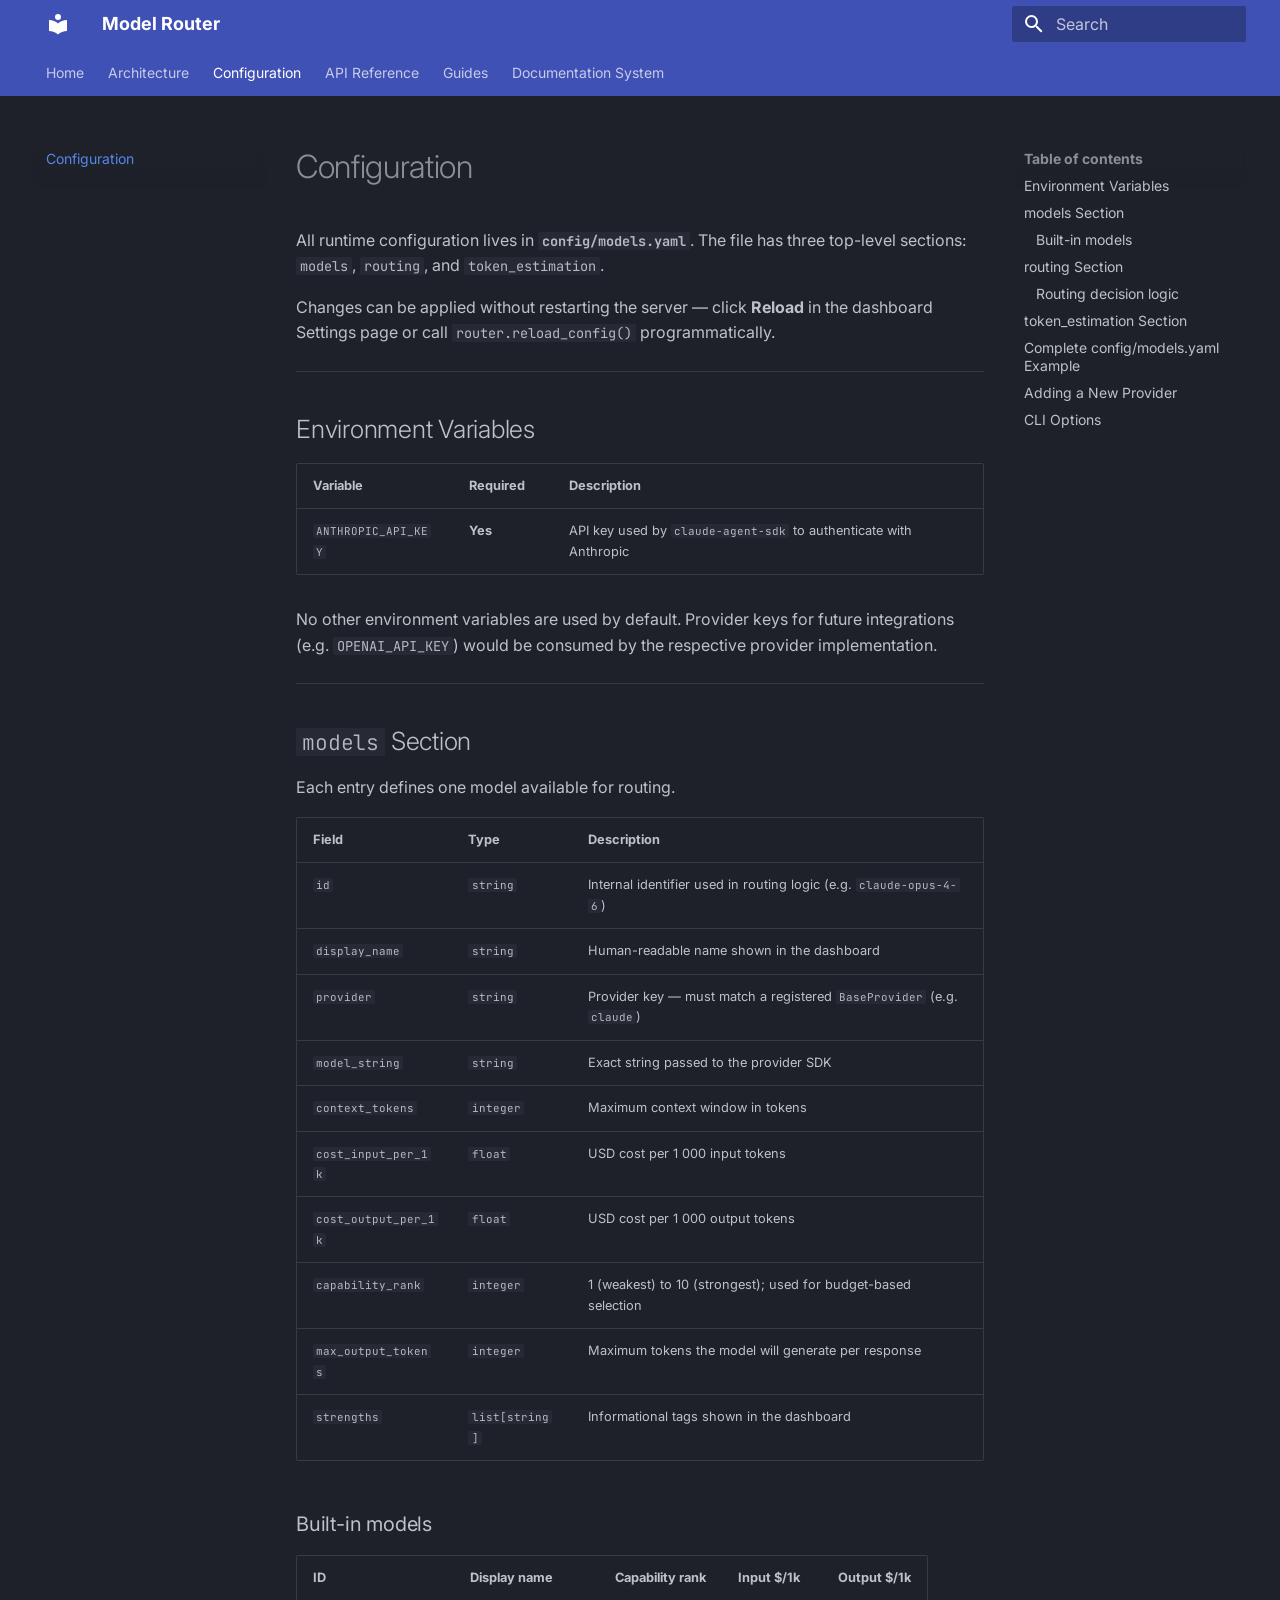
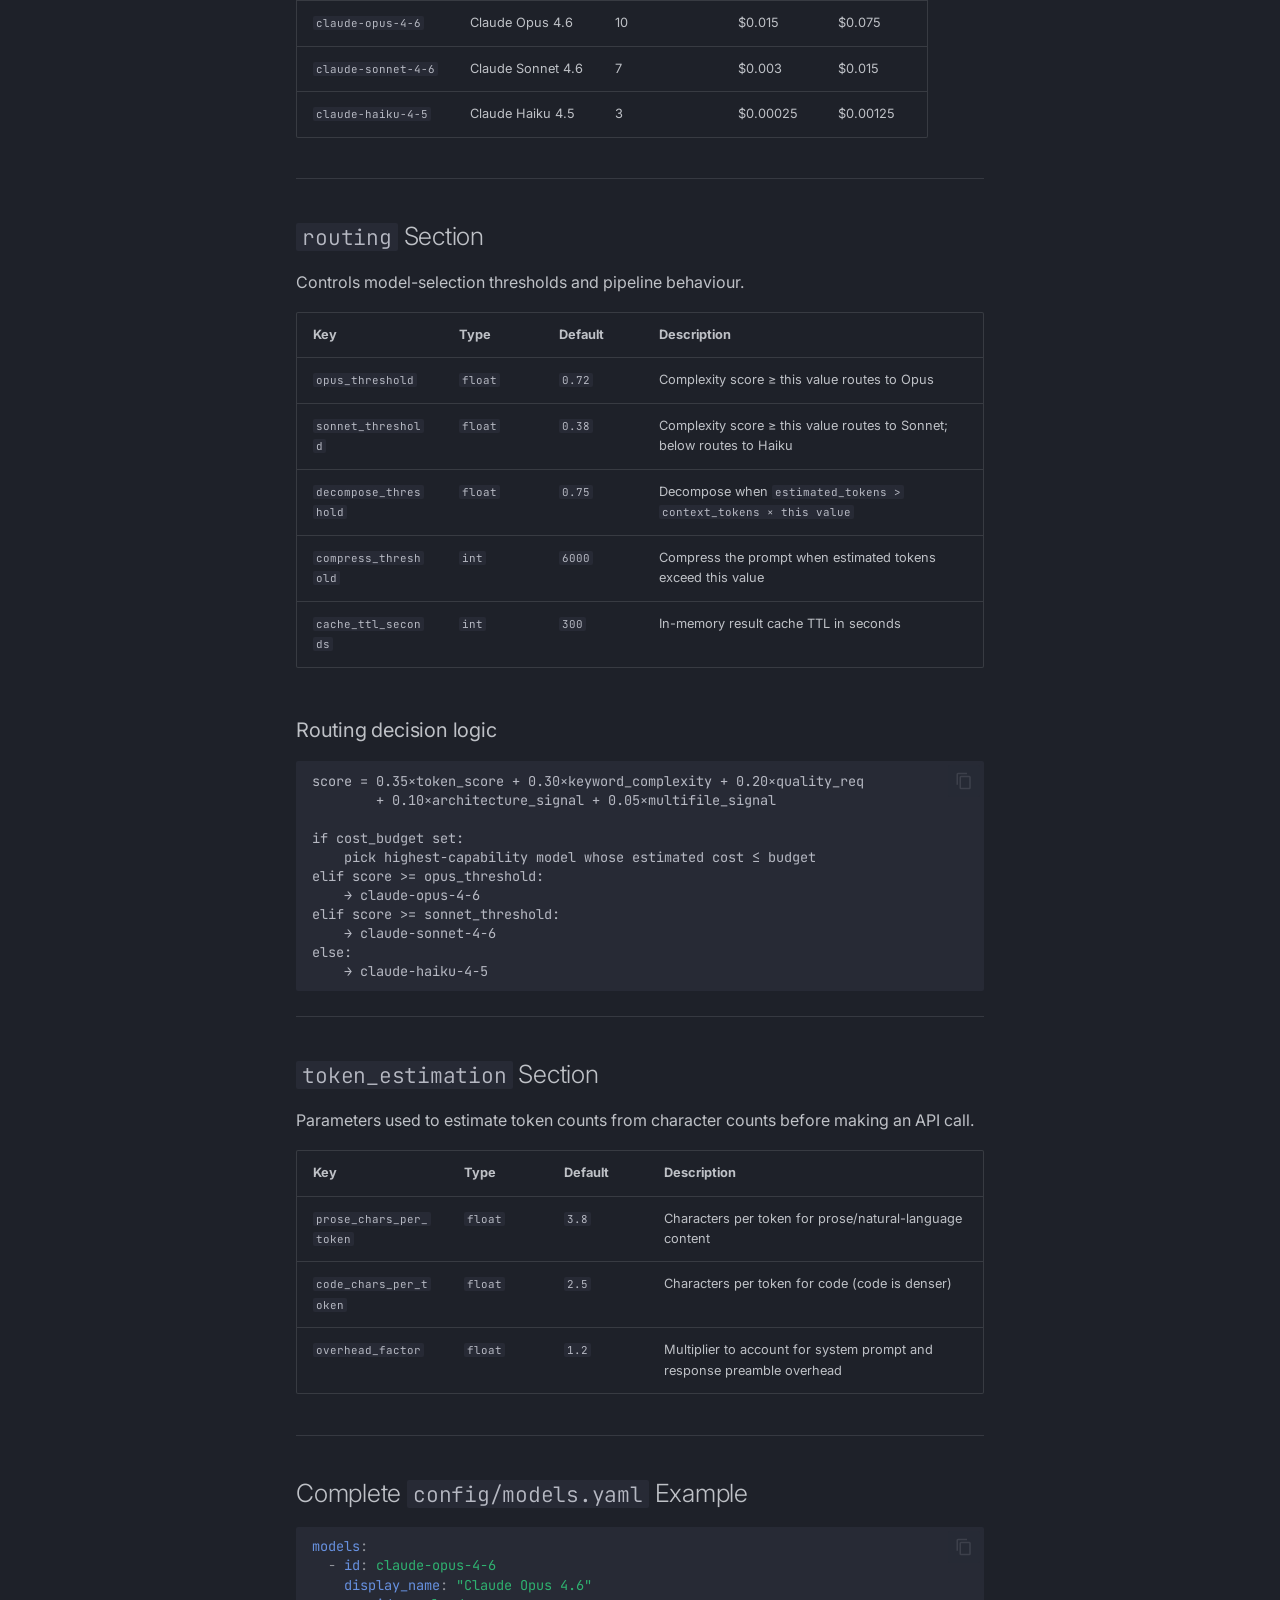
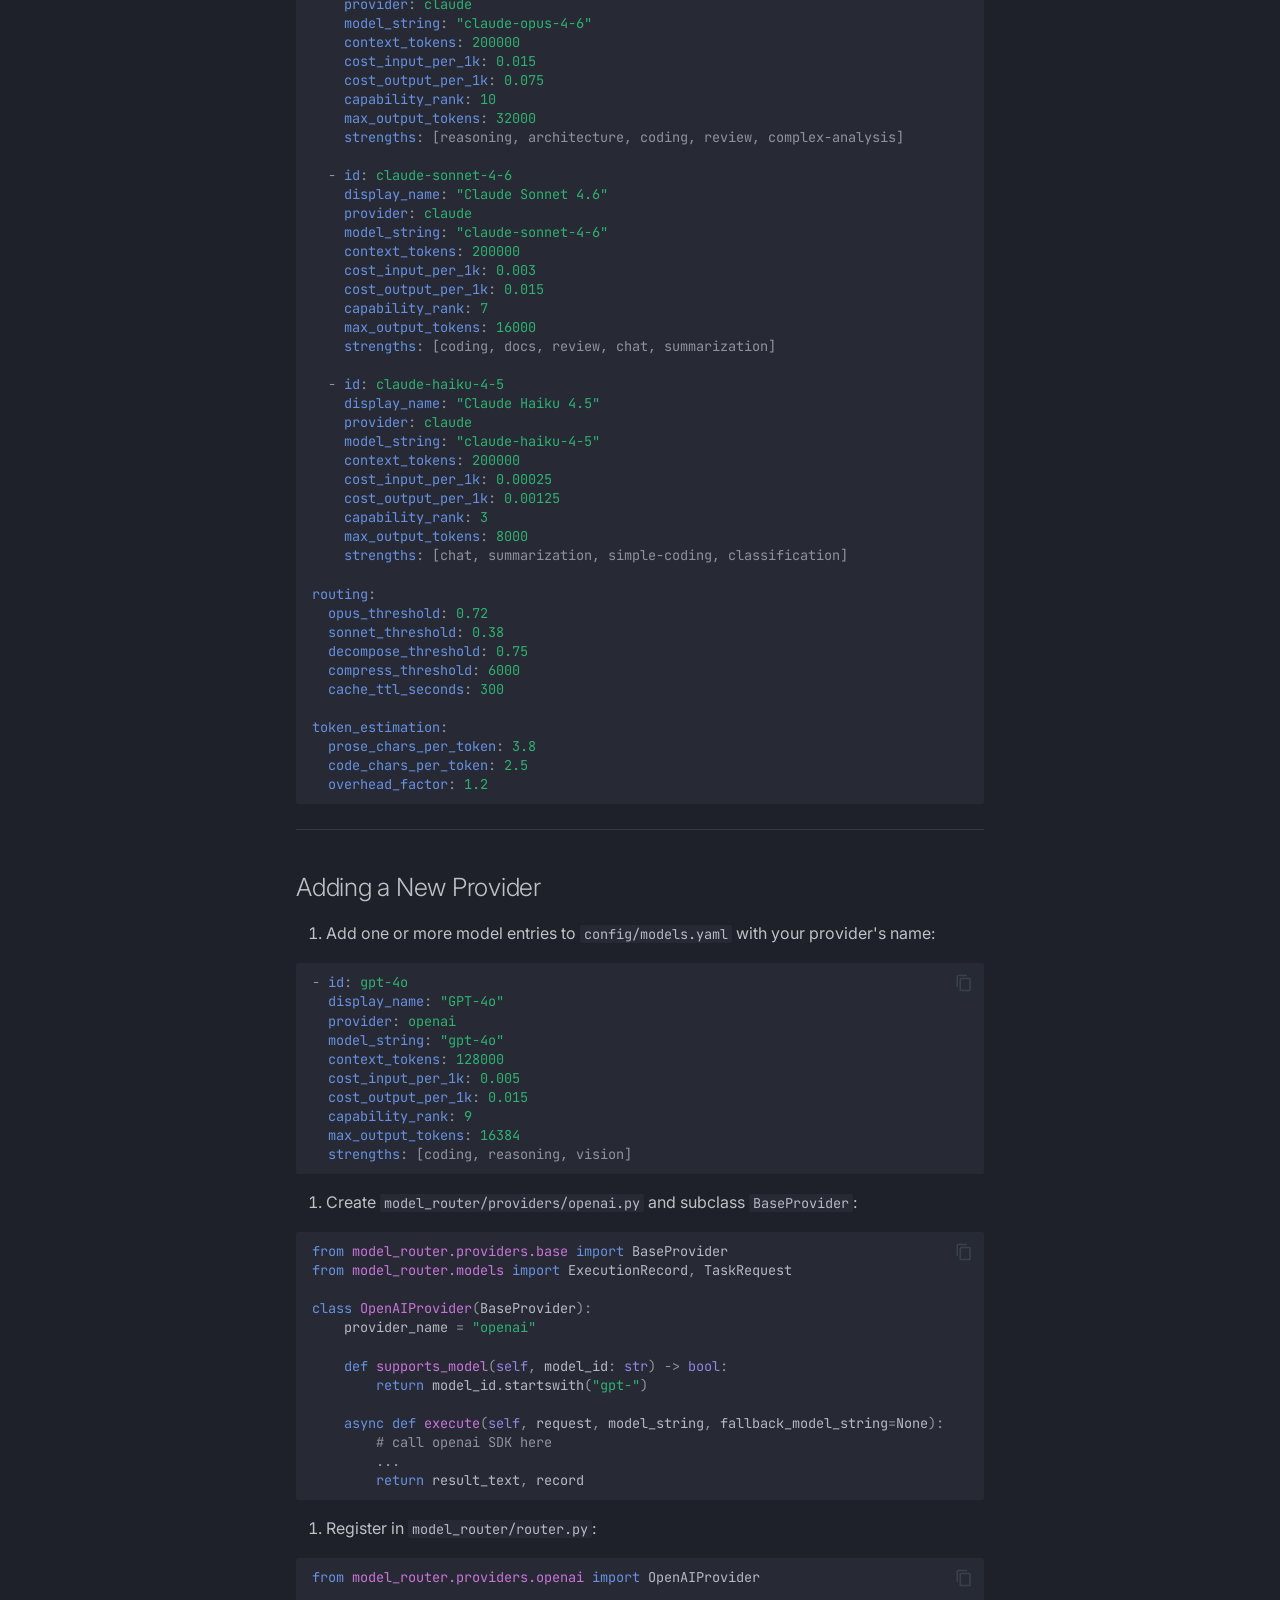
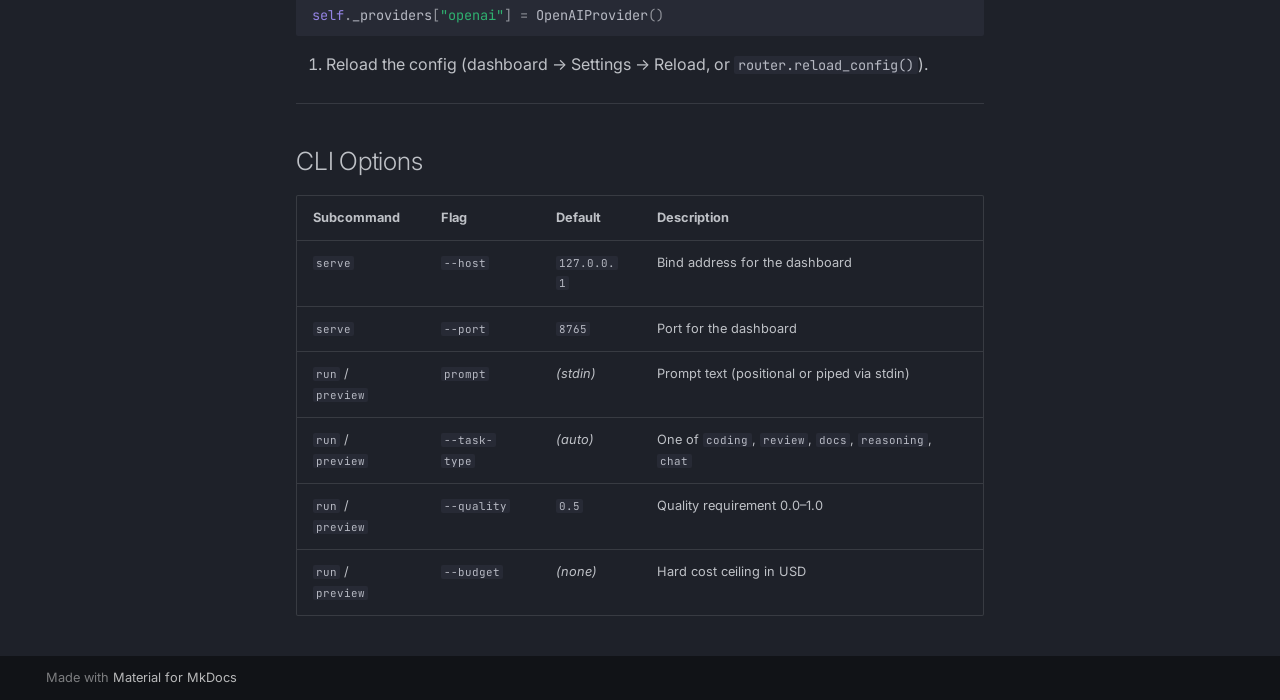
<file: site/configuration/index.html>
<!doctype html>
<html lang="en" class="no-js">
  <head>
    
      <meta charset="utf-8">
      <meta name="viewport" content="width=device-width,initial-scale=1">
      
        <meta name="description" content="Intelligent AI model routing, orchestration, and cost tracking for Claude">
      
      
      
      
        <link rel="prev" href="../architecture/">
      
      
        <link rel="next" href="../api/">
      
      
        
      
      
      <link rel="icon" href="../assets/images/favicon.png">
      <meta name="generator" content="mkdocs-1.6.1, mkdocs-material-9.7.6">
    
    
      
        <title>Configuration - Model Router</title>
      
    
    
      <link rel="stylesheet" href="../assets/stylesheets/main.484c7ddc.min.css">
      
        
        <link rel="stylesheet" href="../assets/stylesheets/palette.ab4e12ef.min.css">
      
      


    
    
      
    
    
      
        
        
        <link rel="preconnect" href="https://fonts.gstatic.com" crossorigin>
        <link rel="stylesheet" href="https://fonts.googleapis.com/css?family=Inter:300,300i,400,400i,700,700i%7CJetBrains+Mono:400,400i,700,700i&display=fallback">
        <style>:root{--md-text-font:"Inter";--md-code-font:"JetBrains Mono"}</style>
      
    
    
      <link rel="stylesheet" href="../assets/extra.css">
    
    <script>__md_scope=new URL("..",location),__md_hash=e=>[...e].reduce(((e,_)=>(e<<5)-e+_.charCodeAt(0)),0),__md_get=(e,_=localStorage,t=__md_scope)=>JSON.parse(_.getItem(t.pathname+"."+e)),__md_set=(e,_,t=localStorage,a=__md_scope)=>{try{t.setItem(a.pathname+"."+e,JSON.stringify(_))}catch(e){}}</script>
    
      

    
    
  </head>
  
  
    
    
      
    
    
    
    
    <body dir="ltr" data-md-color-scheme="slate" data-md-color-primary="indigo" data-md-color-accent="cyan">
  
    
    <input class="md-toggle" data-md-toggle="drawer" type="checkbox" id="__drawer" autocomplete="off">
    <input class="md-toggle" data-md-toggle="search" type="checkbox" id="__search" autocomplete="off">
    <label class="md-overlay" for="__drawer"></label>
    <div data-md-component="skip">
      
        
        <a href="#configuration" class="md-skip">
          Skip to content
        </a>
      
    </div>
    <div data-md-component="announce">
      
    </div>
    
    
      

<header class="md-header" data-md-component="header">
  <nav class="md-header__inner md-grid" aria-label="Header">
    <a href=".." title="Model Router" class="md-header__button md-logo" aria-label="Model Router" data-md-component="logo">
      
  
  <svg xmlns="http://www.w3.org/2000/svg" viewBox="0 0 24 24"><path d="M12 8a3 3 0 0 0 3-3 3 3 0 0 0-3-3 3 3 0 0 0-3 3 3 3 0 0 0 3 3m0 3.54C9.64 9.35 6.5 8 3 8v11c3.5 0 6.64 1.35 9 3.54 2.36-2.19 5.5-3.54 9-3.54V8c-3.5 0-6.64 1.35-9 3.54"/></svg>

    </a>
    <label class="md-header__button md-icon" for="__drawer">
      
      <svg xmlns="http://www.w3.org/2000/svg" viewBox="0 0 24 24"><path d="M3 6h18v2H3zm0 5h18v2H3zm0 5h18v2H3z"/></svg>
    </label>
    <div class="md-header__title" data-md-component="header-title">
      <div class="md-header__ellipsis">
        <div class="md-header__topic">
          <span class="md-ellipsis">
            Model Router
          </span>
        </div>
        <div class="md-header__topic" data-md-component="header-topic">
          <span class="md-ellipsis">
            
              Configuration
            
          </span>
        </div>
      </div>
    </div>
    
      
        <form class="md-header__option" data-md-component="palette">
  
    
    
    
    <input class="md-option" data-md-color-media="" data-md-color-scheme="slate" data-md-color-primary="indigo" data-md-color-accent="cyan"  aria-hidden="true"  type="radio" name="__palette" id="__palette_0">
    
  
</form>
      
    
    
      <script>var palette=__md_get("__palette");if(palette&&palette.color){if("(prefers-color-scheme)"===palette.color.media){var media=matchMedia("(prefers-color-scheme: light)"),input=document.querySelector(media.matches?"[data-md-color-media='(prefers-color-scheme: light)']":"[data-md-color-media='(prefers-color-scheme: dark)']");palette.color.media=input.getAttribute("data-md-color-media"),palette.color.scheme=input.getAttribute("data-md-color-scheme"),palette.color.primary=input.getAttribute("data-md-color-primary"),palette.color.accent=input.getAttribute("data-md-color-accent")}for(var[key,value]of Object.entries(palette.color))document.body.setAttribute("data-md-color-"+key,value)}</script>
    
    
    
      
      
        <label class="md-header__button md-icon" for="__search">
          
          <svg xmlns="http://www.w3.org/2000/svg" viewBox="0 0 24 24"><path d="M9.5 3A6.5 6.5 0 0 1 16 9.5c0 1.61-.59 3.09-1.56 4.23l.27.27h.79l5 5-1.5 1.5-5-5v-.79l-.27-.27A6.52 6.52 0 0 1 9.5 16 6.5 6.5 0 0 1 3 9.5 6.5 6.5 0 0 1 9.5 3m0 2C7 5 5 7 5 9.5S7 14 9.5 14 14 12 14 9.5 12 5 9.5 5"/></svg>
        </label>
        <div class="md-search" data-md-component="search" role="dialog">
  <label class="md-search__overlay" for="__search"></label>
  <div class="md-search__inner" role="search">
    <form class="md-search__form" name="search">
      <input type="text" class="md-search__input" name="query" aria-label="Search" placeholder="Search" autocapitalize="off" autocorrect="off" autocomplete="off" spellcheck="false" data-md-component="search-query" required>
      <label class="md-search__icon md-icon" for="__search">
        
        <svg xmlns="http://www.w3.org/2000/svg" viewBox="0 0 24 24"><path d="M9.5 3A6.5 6.5 0 0 1 16 9.5c0 1.61-.59 3.09-1.56 4.23l.27.27h.79l5 5-1.5 1.5-5-5v-.79l-.27-.27A6.52 6.52 0 0 1 9.5 16 6.5 6.5 0 0 1 3 9.5 6.5 6.5 0 0 1 9.5 3m0 2C7 5 5 7 5 9.5S7 14 9.5 14 14 12 14 9.5 12 5 9.5 5"/></svg>
        
        <svg xmlns="http://www.w3.org/2000/svg" viewBox="0 0 24 24"><path d="M20 11v2H8l5.5 5.5-1.42 1.42L4.16 12l7.92-7.92L13.5 5.5 8 11z"/></svg>
      </label>
      <nav class="md-search__options" aria-label="Search">
        
        <button type="reset" class="md-search__icon md-icon" title="Clear" aria-label="Clear" tabindex="-1">
          
          <svg xmlns="http://www.w3.org/2000/svg" viewBox="0 0 24 24"><path d="M19 6.41 17.59 5 12 10.59 6.41 5 5 6.41 10.59 12 5 17.59 6.41 19 12 13.41 17.59 19 19 17.59 13.41 12z"/></svg>
        </button>
      </nav>
      
    </form>
    <div class="md-search__output">
      <div class="md-search__scrollwrap" tabindex="0" data-md-scrollfix>
        <div class="md-search-result" data-md-component="search-result">
          <div class="md-search-result__meta">
            Initializing search
          </div>
          <ol class="md-search-result__list" role="presentation"></ol>
        </div>
      </div>
    </div>
  </div>
</div>
      
    
    
  </nav>
  
</header>
    
    <div class="md-container" data-md-component="container">
      
      
        
          
            
<nav class="md-tabs" aria-label="Tabs" data-md-component="tabs">
  <div class="md-grid">
    <ul class="md-tabs__list">
      
        
  
  
  
  
    <li class="md-tabs__item">
      <a href=".." class="md-tabs__link">
        
  
  
    
  
  Home

      </a>
    </li>
  

      
        
  
  
  
  
    <li class="md-tabs__item">
      <a href="../architecture/" class="md-tabs__link">
        
  
  
    
  
  Architecture

      </a>
    </li>
  

      
        
  
  
  
    
  
  
    <li class="md-tabs__item md-tabs__item--active">
      <a href="./" class="md-tabs__link">
        
  
  
    
  
  Configuration

      </a>
    </li>
  

      
        
  
  
  
  
    <li class="md-tabs__item">
      <a href="../api/" class="md-tabs__link">
        
  
  
    
  
  API Reference

      </a>
    </li>
  

      
        
  
  
  
  
    
    
      <li class="md-tabs__item">
        <a href="../guides/getting-started/" class="md-tabs__link">
          
  
  
  Guides

        </a>
      </li>
    
  

      
        
  
  
  
  
    <li class="md-tabs__item">
      <a href="../doc-assistant/" class="md-tabs__link">
        
  
  
    
  
  Documentation System

      </a>
    </li>
  

      
    </ul>
  </div>
</nav>
          
        
      
      <main class="md-main" data-md-component="main">
        <div class="md-main__inner md-grid">
          
            
              
              <div class="md-sidebar md-sidebar--primary" data-md-component="sidebar" data-md-type="navigation" >
                <div class="md-sidebar__scrollwrap">
                  <div class="md-sidebar__inner">
                    


  


<nav class="md-nav md-nav--primary md-nav--lifted" aria-label="Navigation" data-md-level="0">
  <label class="md-nav__title" for="__drawer">
    <a href=".." title="Model Router" class="md-nav__button md-logo" aria-label="Model Router" data-md-component="logo">
      
  
  <svg xmlns="http://www.w3.org/2000/svg" viewBox="0 0 24 24"><path d="M12 8a3 3 0 0 0 3-3 3 3 0 0 0-3-3 3 3 0 0 0-3 3 3 3 0 0 0 3 3m0 3.54C9.64 9.35 6.5 8 3 8v11c3.5 0 6.64 1.35 9 3.54 2.36-2.19 5.5-3.54 9-3.54V8c-3.5 0-6.64 1.35-9 3.54"/></svg>

    </a>
    Model Router
  </label>
  
  <ul class="md-nav__list" data-md-scrollfix>
    
      
      
  
  
  
  
    <li class="md-nav__item">
      <a href=".." class="md-nav__link">
        
  
  
  <span class="md-ellipsis">
    
  
    Home
  

    
  </span>
  
  

      </a>
    </li>
  

    
      
      
  
  
  
  
    <li class="md-nav__item">
      <a href="../architecture/" class="md-nav__link">
        
  
  
  <span class="md-ellipsis">
    
  
    Architecture
  

    
  </span>
  
  

      </a>
    </li>
  

    
      
      
  
  
    
  
  
  
    <li class="md-nav__item md-nav__item--active">
      
      <input class="md-nav__toggle md-toggle" type="checkbox" id="__toc">
      
      
        
      
      
        <label class="md-nav__link md-nav__link--active" for="__toc">
          
  
  
  <span class="md-ellipsis">
    
  
    Configuration
  

    
  </span>
  
  

          <span class="md-nav__icon md-icon"></span>
        </label>
      
      <a href="./" class="md-nav__link md-nav__link--active">
        
  
  
  <span class="md-ellipsis">
    
  
    Configuration
  

    
  </span>
  
  

      </a>
      
        

<nav class="md-nav md-nav--secondary" aria-label="Table of contents">
  
  
  
    
  
  
    <label class="md-nav__title" for="__toc">
      <span class="md-nav__icon md-icon"></span>
      Table of contents
    </label>
    <ul class="md-nav__list" data-md-component="toc" data-md-scrollfix>
      
        <li class="md-nav__item">
  <a href="#environment-variables" class="md-nav__link">
    <span class="md-ellipsis">
      
        Environment Variables
      
    </span>
  </a>
  
</li>
      
        <li class="md-nav__item">
  <a href="#models-section" class="md-nav__link">
    <span class="md-ellipsis">
      
        models Section
      
    </span>
  </a>
  
    <nav class="md-nav" aria-label="models Section">
      <ul class="md-nav__list">
        
          <li class="md-nav__item">
  <a href="#built-in-models" class="md-nav__link">
    <span class="md-ellipsis">
      
        Built-in models
      
    </span>
  </a>
  
</li>
        
      </ul>
    </nav>
  
</li>
      
        <li class="md-nav__item">
  <a href="#routing-section" class="md-nav__link">
    <span class="md-ellipsis">
      
        routing Section
      
    </span>
  </a>
  
    <nav class="md-nav" aria-label="routing Section">
      <ul class="md-nav__list">
        
          <li class="md-nav__item">
  <a href="#routing-decision-logic" class="md-nav__link">
    <span class="md-ellipsis">
      
        Routing decision logic
      
    </span>
  </a>
  
</li>
        
      </ul>
    </nav>
  
</li>
      
        <li class="md-nav__item">
  <a href="#token_estimation-section" class="md-nav__link">
    <span class="md-ellipsis">
      
        token_estimation Section
      
    </span>
  </a>
  
</li>
      
        <li class="md-nav__item">
  <a href="#complete-configmodelsyaml-example" class="md-nav__link">
    <span class="md-ellipsis">
      
        Complete config/models.yaml Example
      
    </span>
  </a>
  
</li>
      
        <li class="md-nav__item">
  <a href="#adding-a-new-provider" class="md-nav__link">
    <span class="md-ellipsis">
      
        Adding a New Provider
      
    </span>
  </a>
  
</li>
      
        <li class="md-nav__item">
  <a href="#cli-options" class="md-nav__link">
    <span class="md-ellipsis">
      
        CLI Options
      
    </span>
  </a>
  
</li>
      
    </ul>
  
</nav>
      
    </li>
  

    
      
      
  
  
  
  
    <li class="md-nav__item">
      <a href="../api/" class="md-nav__link">
        
  
  
  <span class="md-ellipsis">
    
  
    API Reference
  

    
  </span>
  
  

      </a>
    </li>
  

    
      
      
  
  
  
  
    
    
    
    
      
      
        
      
    
    
    <li class="md-nav__item md-nav__item--nested">
      
        
        
        <input class="md-nav__toggle md-toggle " type="checkbox" id="__nav_5" >
        
          
          <label class="md-nav__link" for="__nav_5" id="__nav_5_label" tabindex="0">
            
  
  
  <span class="md-ellipsis">
    
  
    Guides
  

    
  </span>
  
  

            <span class="md-nav__icon md-icon"></span>
          </label>
        
        <nav class="md-nav" data-md-level="1" aria-labelledby="__nav_5_label" aria-expanded="false">
          <label class="md-nav__title" for="__nav_5">
            <span class="md-nav__icon md-icon"></span>
            
  
    Guides
  

          </label>
          <ul class="md-nav__list" data-md-scrollfix>
            
              
                
  
  
  
  
    <li class="md-nav__item">
      <a href="../guides/getting-started/" class="md-nav__link">
        
  
  
  <span class="md-ellipsis">
    
  
    Getting Started
  

    
  </span>
  
  

      </a>
    </li>
  

              
            
              
                
  
  
  
  
    <li class="md-nav__item">
      <a href="../guides/usage/" class="md-nav__link">
        
  
  
  <span class="md-ellipsis">
    
  
    Usage
  

    
  </span>
  
  

      </a>
    </li>
  

              
            
              
                
  
  
  
  
    <li class="md-nav__item">
      <a href="../guides/troubleshooting/" class="md-nav__link">
        
  
  
  <span class="md-ellipsis">
    
  
    Troubleshooting
  

    
  </span>
  
  

      </a>
    </li>
  

              
            
          </ul>
        </nav>
      
    </li>
  

    
      
      
  
  
  
  
    <li class="md-nav__item">
      <a href="../doc-assistant/" class="md-nav__link">
        
  
  
  <span class="md-ellipsis">
    
  
    Documentation System
  

    
  </span>
  
  

      </a>
    </li>
  

    
  </ul>
</nav>
                  </div>
                </div>
              </div>
            
            
              
              <div class="md-sidebar md-sidebar--secondary" data-md-component="sidebar" data-md-type="toc" >
                <div class="md-sidebar__scrollwrap">
                  <div class="md-sidebar__inner">
                    

<nav class="md-nav md-nav--secondary" aria-label="Table of contents">
  
  
  
    
  
  
    <label class="md-nav__title" for="__toc">
      <span class="md-nav__icon md-icon"></span>
      Table of contents
    </label>
    <ul class="md-nav__list" data-md-component="toc" data-md-scrollfix>
      
        <li class="md-nav__item">
  <a href="#environment-variables" class="md-nav__link">
    <span class="md-ellipsis">
      
        Environment Variables
      
    </span>
  </a>
  
</li>
      
        <li class="md-nav__item">
  <a href="#models-section" class="md-nav__link">
    <span class="md-ellipsis">
      
        models Section
      
    </span>
  </a>
  
    <nav class="md-nav" aria-label="models Section">
      <ul class="md-nav__list">
        
          <li class="md-nav__item">
  <a href="#built-in-models" class="md-nav__link">
    <span class="md-ellipsis">
      
        Built-in models
      
    </span>
  </a>
  
</li>
        
      </ul>
    </nav>
  
</li>
      
        <li class="md-nav__item">
  <a href="#routing-section" class="md-nav__link">
    <span class="md-ellipsis">
      
        routing Section
      
    </span>
  </a>
  
    <nav class="md-nav" aria-label="routing Section">
      <ul class="md-nav__list">
        
          <li class="md-nav__item">
  <a href="#routing-decision-logic" class="md-nav__link">
    <span class="md-ellipsis">
      
        Routing decision logic
      
    </span>
  </a>
  
</li>
        
      </ul>
    </nav>
  
</li>
      
        <li class="md-nav__item">
  <a href="#token_estimation-section" class="md-nav__link">
    <span class="md-ellipsis">
      
        token_estimation Section
      
    </span>
  </a>
  
</li>
      
        <li class="md-nav__item">
  <a href="#complete-configmodelsyaml-example" class="md-nav__link">
    <span class="md-ellipsis">
      
        Complete config/models.yaml Example
      
    </span>
  </a>
  
</li>
      
        <li class="md-nav__item">
  <a href="#adding-a-new-provider" class="md-nav__link">
    <span class="md-ellipsis">
      
        Adding a New Provider
      
    </span>
  </a>
  
</li>
      
        <li class="md-nav__item">
  <a href="#cli-options" class="md-nav__link">
    <span class="md-ellipsis">
      
        CLI Options
      
    </span>
  </a>
  
</li>
      
    </ul>
  
</nav>
                  </div>
                </div>
              </div>
            
          
          
            <div class="md-content" data-md-component="content">
              
              <article class="md-content__inner md-typeset">
                
                  



<h1 id="configuration">Configuration<a class="headerlink" href="#configuration" title="Permanent link">&para;</a></h1>
<p>All runtime configuration lives in <strong><code>config/models.yaml</code></strong>. The file has three top-level sections: <code>models</code>, <code>routing</code>, and <code>token_estimation</code>.</p>
<p>Changes can be applied without restarting the server — click <strong>Reload</strong> in the dashboard Settings page or call <code>router.reload_config()</code> programmatically.</p>
<hr />
<h2 id="environment-variables">Environment Variables<a class="headerlink" href="#environment-variables" title="Permanent link">&para;</a></h2>
<table>
<thead>
<tr>
<th>Variable</th>
<th>Required</th>
<th>Description</th>
</tr>
</thead>
<tbody>
<tr>
<td><code>ANTHROPIC_API_KEY</code></td>
<td><strong>Yes</strong></td>
<td>API key used by <code>claude-agent-sdk</code> to authenticate with Anthropic</td>
</tr>
</tbody>
</table>
<p>No other environment variables are used by default. Provider keys for future integrations (e.g. <code>OPENAI_API_KEY</code>) would be consumed by the respective provider implementation.</p>
<hr />
<h2 id="models-section"><code>models</code> Section<a class="headerlink" href="#models-section" title="Permanent link">&para;</a></h2>
<p>Each entry defines one model available for routing.</p>
<table>
<thead>
<tr>
<th>Field</th>
<th>Type</th>
<th>Description</th>
</tr>
</thead>
<tbody>
<tr>
<td><code>id</code></td>
<td><code>string</code></td>
<td>Internal identifier used in routing logic (e.g. <code>claude-opus-4-6</code>)</td>
</tr>
<tr>
<td><code>display_name</code></td>
<td><code>string</code></td>
<td>Human-readable name shown in the dashboard</td>
</tr>
<tr>
<td><code>provider</code></td>
<td><code>string</code></td>
<td>Provider key — must match a registered <code>BaseProvider</code> (e.g. <code>claude</code>)</td>
</tr>
<tr>
<td><code>model_string</code></td>
<td><code>string</code></td>
<td>Exact string passed to the provider SDK</td>
</tr>
<tr>
<td><code>context_tokens</code></td>
<td><code>integer</code></td>
<td>Maximum context window in tokens</td>
</tr>
<tr>
<td><code>cost_input_per_1k</code></td>
<td><code>float</code></td>
<td>USD cost per 1 000 input tokens</td>
</tr>
<tr>
<td><code>cost_output_per_1k</code></td>
<td><code>float</code></td>
<td>USD cost per 1 000 output tokens</td>
</tr>
<tr>
<td><code>capability_rank</code></td>
<td><code>integer</code></td>
<td>1 (weakest) to 10 (strongest); used for budget-based selection</td>
</tr>
<tr>
<td><code>max_output_tokens</code></td>
<td><code>integer</code></td>
<td>Maximum tokens the model will generate per response</td>
</tr>
<tr>
<td><code>strengths</code></td>
<td><code>list[string]</code></td>
<td>Informational tags shown in the dashboard</td>
</tr>
</tbody>
</table>
<h3 id="built-in-models">Built-in models<a class="headerlink" href="#built-in-models" title="Permanent link">&para;</a></h3>
<table>
<thead>
<tr>
<th>ID</th>
<th>Display name</th>
<th>Capability rank</th>
<th>Input $/1k</th>
<th>Output $/1k</th>
</tr>
</thead>
<tbody>
<tr>
<td><code>claude-opus-4-6</code></td>
<td>Claude Opus 4.6</td>
<td>10</td>
<td>$0.015</td>
<td>$0.075</td>
</tr>
<tr>
<td><code>claude-sonnet-4-6</code></td>
<td>Claude Sonnet 4.6</td>
<td>7</td>
<td>$0.003</td>
<td>$0.015</td>
</tr>
<tr>
<td><code>claude-haiku-4-5</code></td>
<td>Claude Haiku 4.5</td>
<td>3</td>
<td>$0.00025</td>
<td>$0.00125</td>
</tr>
</tbody>
</table>
<hr />
<h2 id="routing-section"><code>routing</code> Section<a class="headerlink" href="#routing-section" title="Permanent link">&para;</a></h2>
<p>Controls model-selection thresholds and pipeline behaviour.</p>
<table>
<thead>
<tr>
<th>Key</th>
<th>Type</th>
<th>Default</th>
<th>Description</th>
</tr>
</thead>
<tbody>
<tr>
<td><code>opus_threshold</code></td>
<td><code>float</code></td>
<td><code>0.72</code></td>
<td>Complexity score ≥ this value routes to Opus</td>
</tr>
<tr>
<td><code>sonnet_threshold</code></td>
<td><code>float</code></td>
<td><code>0.38</code></td>
<td>Complexity score ≥ this value routes to Sonnet; below routes to Haiku</td>
</tr>
<tr>
<td><code>decompose_threshold</code></td>
<td><code>float</code></td>
<td><code>0.75</code></td>
<td>Decompose when <code>estimated_tokens &gt; context_tokens × this value</code></td>
</tr>
<tr>
<td><code>compress_threshold</code></td>
<td><code>int</code></td>
<td><code>6000</code></td>
<td>Compress the prompt when estimated tokens exceed this value</td>
</tr>
<tr>
<td><code>cache_ttl_seconds</code></td>
<td><code>int</code></td>
<td><code>300</code></td>
<td>In-memory result cache TTL in seconds</td>
</tr>
</tbody>
</table>
<h3 id="routing-decision-logic">Routing decision logic<a class="headerlink" href="#routing-decision-logic" title="Permanent link">&para;</a></h3>
<div class="highlight"><pre><span></span><code><a id="__codelineno-0-1" name="__codelineno-0-1" href="#__codelineno-0-1"></a>score = 0.35×token_score + 0.30×keyword_complexity + 0.20×quality_req
<a id="__codelineno-0-2" name="__codelineno-0-2" href="#__codelineno-0-2"></a>        + 0.10×architecture_signal + 0.05×multifile_signal
<a id="__codelineno-0-3" name="__codelineno-0-3" href="#__codelineno-0-3"></a>
<a id="__codelineno-0-4" name="__codelineno-0-4" href="#__codelineno-0-4"></a>if cost_budget set:
<a id="__codelineno-0-5" name="__codelineno-0-5" href="#__codelineno-0-5"></a>    pick highest-capability model whose estimated cost ≤ budget
<a id="__codelineno-0-6" name="__codelineno-0-6" href="#__codelineno-0-6"></a>elif score &gt;= opus_threshold:
<a id="__codelineno-0-7" name="__codelineno-0-7" href="#__codelineno-0-7"></a>    → claude-opus-4-6
<a id="__codelineno-0-8" name="__codelineno-0-8" href="#__codelineno-0-8"></a>elif score &gt;= sonnet_threshold:
<a id="__codelineno-0-9" name="__codelineno-0-9" href="#__codelineno-0-9"></a>    → claude-sonnet-4-6
<a id="__codelineno-0-10" name="__codelineno-0-10" href="#__codelineno-0-10"></a>else:
<a id="__codelineno-0-11" name="__codelineno-0-11" href="#__codelineno-0-11"></a>    → claude-haiku-4-5
</code></pre></div>
<hr />
<h2 id="token_estimation-section"><code>token_estimation</code> Section<a class="headerlink" href="#token_estimation-section" title="Permanent link">&para;</a></h2>
<p>Parameters used to estimate token counts from character counts before making an API call.</p>
<table>
<thead>
<tr>
<th>Key</th>
<th>Type</th>
<th>Default</th>
<th>Description</th>
</tr>
</thead>
<tbody>
<tr>
<td><code>prose_chars_per_token</code></td>
<td><code>float</code></td>
<td><code>3.8</code></td>
<td>Characters per token for prose/natural-language content</td>
</tr>
<tr>
<td><code>code_chars_per_token</code></td>
<td><code>float</code></td>
<td><code>2.5</code></td>
<td>Characters per token for code (code is denser)</td>
</tr>
<tr>
<td><code>overhead_factor</code></td>
<td><code>float</code></td>
<td><code>1.2</code></td>
<td>Multiplier to account for system prompt and response preamble overhead</td>
</tr>
</tbody>
</table>
<hr />
<h2 id="complete-configmodelsyaml-example">Complete <code>config/models.yaml</code> Example<a class="headerlink" href="#complete-configmodelsyaml-example" title="Permanent link">&para;</a></h2>
<div class="highlight"><pre><span></span><code><a id="__codelineno-1-1" name="__codelineno-1-1" href="#__codelineno-1-1"></a><span class="nt">models</span><span class="p">:</span>
<a id="__codelineno-1-2" name="__codelineno-1-2" href="#__codelineno-1-2"></a><span class="w">  </span><span class="p p-Indicator">-</span><span class="w"> </span><span class="nt">id</span><span class="p">:</span><span class="w"> </span><span class="l l-Scalar l-Scalar-Plain">claude-opus-4-6</span>
<a id="__codelineno-1-3" name="__codelineno-1-3" href="#__codelineno-1-3"></a><span class="w">    </span><span class="nt">display_name</span><span class="p">:</span><span class="w"> </span><span class="s">&quot;Claude</span><span class="nv"> </span><span class="s">Opus</span><span class="nv"> </span><span class="s">4.6&quot;</span>
<a id="__codelineno-1-4" name="__codelineno-1-4" href="#__codelineno-1-4"></a><span class="w">    </span><span class="nt">provider</span><span class="p">:</span><span class="w"> </span><span class="l l-Scalar l-Scalar-Plain">claude</span>
<a id="__codelineno-1-5" name="__codelineno-1-5" href="#__codelineno-1-5"></a><span class="w">    </span><span class="nt">model_string</span><span class="p">:</span><span class="w"> </span><span class="s">&quot;claude-opus-4-6&quot;</span>
<a id="__codelineno-1-6" name="__codelineno-1-6" href="#__codelineno-1-6"></a><span class="w">    </span><span class="nt">context_tokens</span><span class="p">:</span><span class="w"> </span><span class="l l-Scalar l-Scalar-Plain">200000</span>
<a id="__codelineno-1-7" name="__codelineno-1-7" href="#__codelineno-1-7"></a><span class="w">    </span><span class="nt">cost_input_per_1k</span><span class="p">:</span><span class="w"> </span><span class="l l-Scalar l-Scalar-Plain">0.015</span>
<a id="__codelineno-1-8" name="__codelineno-1-8" href="#__codelineno-1-8"></a><span class="w">    </span><span class="nt">cost_output_per_1k</span><span class="p">:</span><span class="w"> </span><span class="l l-Scalar l-Scalar-Plain">0.075</span>
<a id="__codelineno-1-9" name="__codelineno-1-9" href="#__codelineno-1-9"></a><span class="w">    </span><span class="nt">capability_rank</span><span class="p">:</span><span class="w"> </span><span class="l l-Scalar l-Scalar-Plain">10</span>
<a id="__codelineno-1-10" name="__codelineno-1-10" href="#__codelineno-1-10"></a><span class="w">    </span><span class="nt">max_output_tokens</span><span class="p">:</span><span class="w"> </span><span class="l l-Scalar l-Scalar-Plain">32000</span>
<a id="__codelineno-1-11" name="__codelineno-1-11" href="#__codelineno-1-11"></a><span class="w">    </span><span class="nt">strengths</span><span class="p">:</span><span class="w"> </span><span class="p p-Indicator">[</span><span class="nv">reasoning</span><span class="p p-Indicator">,</span><span class="w"> </span><span class="nv">architecture</span><span class="p p-Indicator">,</span><span class="w"> </span><span class="nv">coding</span><span class="p p-Indicator">,</span><span class="w"> </span><span class="nv">review</span><span class="p p-Indicator">,</span><span class="w"> </span><span class="nv">complex-analysis</span><span class="p p-Indicator">]</span>
<a id="__codelineno-1-12" name="__codelineno-1-12" href="#__codelineno-1-12"></a>
<a id="__codelineno-1-13" name="__codelineno-1-13" href="#__codelineno-1-13"></a><span class="w">  </span><span class="p p-Indicator">-</span><span class="w"> </span><span class="nt">id</span><span class="p">:</span><span class="w"> </span><span class="l l-Scalar l-Scalar-Plain">claude-sonnet-4-6</span>
<a id="__codelineno-1-14" name="__codelineno-1-14" href="#__codelineno-1-14"></a><span class="w">    </span><span class="nt">display_name</span><span class="p">:</span><span class="w"> </span><span class="s">&quot;Claude</span><span class="nv"> </span><span class="s">Sonnet</span><span class="nv"> </span><span class="s">4.6&quot;</span>
<a id="__codelineno-1-15" name="__codelineno-1-15" href="#__codelineno-1-15"></a><span class="w">    </span><span class="nt">provider</span><span class="p">:</span><span class="w"> </span><span class="l l-Scalar l-Scalar-Plain">claude</span>
<a id="__codelineno-1-16" name="__codelineno-1-16" href="#__codelineno-1-16"></a><span class="w">    </span><span class="nt">model_string</span><span class="p">:</span><span class="w"> </span><span class="s">&quot;claude-sonnet-4-6&quot;</span>
<a id="__codelineno-1-17" name="__codelineno-1-17" href="#__codelineno-1-17"></a><span class="w">    </span><span class="nt">context_tokens</span><span class="p">:</span><span class="w"> </span><span class="l l-Scalar l-Scalar-Plain">200000</span>
<a id="__codelineno-1-18" name="__codelineno-1-18" href="#__codelineno-1-18"></a><span class="w">    </span><span class="nt">cost_input_per_1k</span><span class="p">:</span><span class="w"> </span><span class="l l-Scalar l-Scalar-Plain">0.003</span>
<a id="__codelineno-1-19" name="__codelineno-1-19" href="#__codelineno-1-19"></a><span class="w">    </span><span class="nt">cost_output_per_1k</span><span class="p">:</span><span class="w"> </span><span class="l l-Scalar l-Scalar-Plain">0.015</span>
<a id="__codelineno-1-20" name="__codelineno-1-20" href="#__codelineno-1-20"></a><span class="w">    </span><span class="nt">capability_rank</span><span class="p">:</span><span class="w"> </span><span class="l l-Scalar l-Scalar-Plain">7</span>
<a id="__codelineno-1-21" name="__codelineno-1-21" href="#__codelineno-1-21"></a><span class="w">    </span><span class="nt">max_output_tokens</span><span class="p">:</span><span class="w"> </span><span class="l l-Scalar l-Scalar-Plain">16000</span>
<a id="__codelineno-1-22" name="__codelineno-1-22" href="#__codelineno-1-22"></a><span class="w">    </span><span class="nt">strengths</span><span class="p">:</span><span class="w"> </span><span class="p p-Indicator">[</span><span class="nv">coding</span><span class="p p-Indicator">,</span><span class="w"> </span><span class="nv">docs</span><span class="p p-Indicator">,</span><span class="w"> </span><span class="nv">review</span><span class="p p-Indicator">,</span><span class="w"> </span><span class="nv">chat</span><span class="p p-Indicator">,</span><span class="w"> </span><span class="nv">summarization</span><span class="p p-Indicator">]</span>
<a id="__codelineno-1-23" name="__codelineno-1-23" href="#__codelineno-1-23"></a>
<a id="__codelineno-1-24" name="__codelineno-1-24" href="#__codelineno-1-24"></a><span class="w">  </span><span class="p p-Indicator">-</span><span class="w"> </span><span class="nt">id</span><span class="p">:</span><span class="w"> </span><span class="l l-Scalar l-Scalar-Plain">claude-haiku-4-5</span>
<a id="__codelineno-1-25" name="__codelineno-1-25" href="#__codelineno-1-25"></a><span class="w">    </span><span class="nt">display_name</span><span class="p">:</span><span class="w"> </span><span class="s">&quot;Claude</span><span class="nv"> </span><span class="s">Haiku</span><span class="nv"> </span><span class="s">4.5&quot;</span>
<a id="__codelineno-1-26" name="__codelineno-1-26" href="#__codelineno-1-26"></a><span class="w">    </span><span class="nt">provider</span><span class="p">:</span><span class="w"> </span><span class="l l-Scalar l-Scalar-Plain">claude</span>
<a id="__codelineno-1-27" name="__codelineno-1-27" href="#__codelineno-1-27"></a><span class="w">    </span><span class="nt">model_string</span><span class="p">:</span><span class="w"> </span><span class="s">&quot;claude-haiku-4-5&quot;</span>
<a id="__codelineno-1-28" name="__codelineno-1-28" href="#__codelineno-1-28"></a><span class="w">    </span><span class="nt">context_tokens</span><span class="p">:</span><span class="w"> </span><span class="l l-Scalar l-Scalar-Plain">200000</span>
<a id="__codelineno-1-29" name="__codelineno-1-29" href="#__codelineno-1-29"></a><span class="w">    </span><span class="nt">cost_input_per_1k</span><span class="p">:</span><span class="w"> </span><span class="l l-Scalar l-Scalar-Plain">0.00025</span>
<a id="__codelineno-1-30" name="__codelineno-1-30" href="#__codelineno-1-30"></a><span class="w">    </span><span class="nt">cost_output_per_1k</span><span class="p">:</span><span class="w"> </span><span class="l l-Scalar l-Scalar-Plain">0.00125</span>
<a id="__codelineno-1-31" name="__codelineno-1-31" href="#__codelineno-1-31"></a><span class="w">    </span><span class="nt">capability_rank</span><span class="p">:</span><span class="w"> </span><span class="l l-Scalar l-Scalar-Plain">3</span>
<a id="__codelineno-1-32" name="__codelineno-1-32" href="#__codelineno-1-32"></a><span class="w">    </span><span class="nt">max_output_tokens</span><span class="p">:</span><span class="w"> </span><span class="l l-Scalar l-Scalar-Plain">8000</span>
<a id="__codelineno-1-33" name="__codelineno-1-33" href="#__codelineno-1-33"></a><span class="w">    </span><span class="nt">strengths</span><span class="p">:</span><span class="w"> </span><span class="p p-Indicator">[</span><span class="nv">chat</span><span class="p p-Indicator">,</span><span class="w"> </span><span class="nv">summarization</span><span class="p p-Indicator">,</span><span class="w"> </span><span class="nv">simple-coding</span><span class="p p-Indicator">,</span><span class="w"> </span><span class="nv">classification</span><span class="p p-Indicator">]</span>
<a id="__codelineno-1-34" name="__codelineno-1-34" href="#__codelineno-1-34"></a>
<a id="__codelineno-1-35" name="__codelineno-1-35" href="#__codelineno-1-35"></a><span class="nt">routing</span><span class="p">:</span>
<a id="__codelineno-1-36" name="__codelineno-1-36" href="#__codelineno-1-36"></a><span class="w">  </span><span class="nt">opus_threshold</span><span class="p">:</span><span class="w"> </span><span class="l l-Scalar l-Scalar-Plain">0.72</span>
<a id="__codelineno-1-37" name="__codelineno-1-37" href="#__codelineno-1-37"></a><span class="w">  </span><span class="nt">sonnet_threshold</span><span class="p">:</span><span class="w"> </span><span class="l l-Scalar l-Scalar-Plain">0.38</span>
<a id="__codelineno-1-38" name="__codelineno-1-38" href="#__codelineno-1-38"></a><span class="w">  </span><span class="nt">decompose_threshold</span><span class="p">:</span><span class="w"> </span><span class="l l-Scalar l-Scalar-Plain">0.75</span>
<a id="__codelineno-1-39" name="__codelineno-1-39" href="#__codelineno-1-39"></a><span class="w">  </span><span class="nt">compress_threshold</span><span class="p">:</span><span class="w"> </span><span class="l l-Scalar l-Scalar-Plain">6000</span>
<a id="__codelineno-1-40" name="__codelineno-1-40" href="#__codelineno-1-40"></a><span class="w">  </span><span class="nt">cache_ttl_seconds</span><span class="p">:</span><span class="w"> </span><span class="l l-Scalar l-Scalar-Plain">300</span>
<a id="__codelineno-1-41" name="__codelineno-1-41" href="#__codelineno-1-41"></a>
<a id="__codelineno-1-42" name="__codelineno-1-42" href="#__codelineno-1-42"></a><span class="nt">token_estimation</span><span class="p">:</span>
<a id="__codelineno-1-43" name="__codelineno-1-43" href="#__codelineno-1-43"></a><span class="w">  </span><span class="nt">prose_chars_per_token</span><span class="p">:</span><span class="w"> </span><span class="l l-Scalar l-Scalar-Plain">3.8</span>
<a id="__codelineno-1-44" name="__codelineno-1-44" href="#__codelineno-1-44"></a><span class="w">  </span><span class="nt">code_chars_per_token</span><span class="p">:</span><span class="w"> </span><span class="l l-Scalar l-Scalar-Plain">2.5</span>
<a id="__codelineno-1-45" name="__codelineno-1-45" href="#__codelineno-1-45"></a><span class="w">  </span><span class="nt">overhead_factor</span><span class="p">:</span><span class="w"> </span><span class="l l-Scalar l-Scalar-Plain">1.2</span>
</code></pre></div>
<hr />
<h2 id="adding-a-new-provider">Adding a New Provider<a class="headerlink" href="#adding-a-new-provider" title="Permanent link">&para;</a></h2>
<ol>
<li>Add one or more model entries to <code>config/models.yaml</code> with your provider's name:</li>
</ol>
<div class="highlight"><pre><span></span><code><a id="__codelineno-2-1" name="__codelineno-2-1" href="#__codelineno-2-1"></a><span class="p p-Indicator">-</span><span class="w"> </span><span class="nt">id</span><span class="p">:</span><span class="w"> </span><span class="l l-Scalar l-Scalar-Plain">gpt-4o</span>
<a id="__codelineno-2-2" name="__codelineno-2-2" href="#__codelineno-2-2"></a><span class="w">  </span><span class="nt">display_name</span><span class="p">:</span><span class="w"> </span><span class="s">&quot;GPT-4o&quot;</span>
<a id="__codelineno-2-3" name="__codelineno-2-3" href="#__codelineno-2-3"></a><span class="w">  </span><span class="nt">provider</span><span class="p">:</span><span class="w"> </span><span class="l l-Scalar l-Scalar-Plain">openai</span>
<a id="__codelineno-2-4" name="__codelineno-2-4" href="#__codelineno-2-4"></a><span class="w">  </span><span class="nt">model_string</span><span class="p">:</span><span class="w"> </span><span class="s">&quot;gpt-4o&quot;</span>
<a id="__codelineno-2-5" name="__codelineno-2-5" href="#__codelineno-2-5"></a><span class="w">  </span><span class="nt">context_tokens</span><span class="p">:</span><span class="w"> </span><span class="l l-Scalar l-Scalar-Plain">128000</span>
<a id="__codelineno-2-6" name="__codelineno-2-6" href="#__codelineno-2-6"></a><span class="w">  </span><span class="nt">cost_input_per_1k</span><span class="p">:</span><span class="w"> </span><span class="l l-Scalar l-Scalar-Plain">0.005</span>
<a id="__codelineno-2-7" name="__codelineno-2-7" href="#__codelineno-2-7"></a><span class="w">  </span><span class="nt">cost_output_per_1k</span><span class="p">:</span><span class="w"> </span><span class="l l-Scalar l-Scalar-Plain">0.015</span>
<a id="__codelineno-2-8" name="__codelineno-2-8" href="#__codelineno-2-8"></a><span class="w">  </span><span class="nt">capability_rank</span><span class="p">:</span><span class="w"> </span><span class="l l-Scalar l-Scalar-Plain">9</span>
<a id="__codelineno-2-9" name="__codelineno-2-9" href="#__codelineno-2-9"></a><span class="w">  </span><span class="nt">max_output_tokens</span><span class="p">:</span><span class="w"> </span><span class="l l-Scalar l-Scalar-Plain">16384</span>
<a id="__codelineno-2-10" name="__codelineno-2-10" href="#__codelineno-2-10"></a><span class="w">  </span><span class="nt">strengths</span><span class="p">:</span><span class="w"> </span><span class="p p-Indicator">[</span><span class="nv">coding</span><span class="p p-Indicator">,</span><span class="w"> </span><span class="nv">reasoning</span><span class="p p-Indicator">,</span><span class="w"> </span><span class="nv">vision</span><span class="p p-Indicator">]</span>
</code></pre></div>
<ol>
<li>Create <code>model_router/providers/openai.py</code> and subclass <code>BaseProvider</code>:</li>
</ol>
<div class="highlight"><pre><span></span><code><a id="__codelineno-3-1" name="__codelineno-3-1" href="#__codelineno-3-1"></a><span class="kn">from</span><span class="w"> </span><span class="nn">model_router.providers.base</span><span class="w"> </span><span class="kn">import</span> <span class="n">BaseProvider</span>
<a id="__codelineno-3-2" name="__codelineno-3-2" href="#__codelineno-3-2"></a><span class="kn">from</span><span class="w"> </span><span class="nn">model_router.models</span><span class="w"> </span><span class="kn">import</span> <span class="n">ExecutionRecord</span><span class="p">,</span> <span class="n">TaskRequest</span>
<a id="__codelineno-3-3" name="__codelineno-3-3" href="#__codelineno-3-3"></a>
<a id="__codelineno-3-4" name="__codelineno-3-4" href="#__codelineno-3-4"></a><span class="k">class</span><span class="w"> </span><span class="nc">OpenAIProvider</span><span class="p">(</span><span class="n">BaseProvider</span><span class="p">):</span>
<a id="__codelineno-3-5" name="__codelineno-3-5" href="#__codelineno-3-5"></a>    <span class="n">provider_name</span> <span class="o">=</span> <span class="s2">&quot;openai&quot;</span>
<a id="__codelineno-3-6" name="__codelineno-3-6" href="#__codelineno-3-6"></a>
<a id="__codelineno-3-7" name="__codelineno-3-7" href="#__codelineno-3-7"></a>    <span class="k">def</span><span class="w"> </span><span class="nf">supports_model</span><span class="p">(</span><span class="bp">self</span><span class="p">,</span> <span class="n">model_id</span><span class="p">:</span> <span class="nb">str</span><span class="p">)</span> <span class="o">-&gt;</span> <span class="nb">bool</span><span class="p">:</span>
<a id="__codelineno-3-8" name="__codelineno-3-8" href="#__codelineno-3-8"></a>        <span class="k">return</span> <span class="n">model_id</span><span class="o">.</span><span class="n">startswith</span><span class="p">(</span><span class="s2">&quot;gpt-&quot;</span><span class="p">)</span>
<a id="__codelineno-3-9" name="__codelineno-3-9" href="#__codelineno-3-9"></a>
<a id="__codelineno-3-10" name="__codelineno-3-10" href="#__codelineno-3-10"></a>    <span class="k">async</span> <span class="k">def</span><span class="w"> </span><span class="nf">execute</span><span class="p">(</span><span class="bp">self</span><span class="p">,</span> <span class="n">request</span><span class="p">,</span> <span class="n">model_string</span><span class="p">,</span> <span class="n">fallback_model_string</span><span class="o">=</span><span class="kc">None</span><span class="p">):</span>
<a id="__codelineno-3-11" name="__codelineno-3-11" href="#__codelineno-3-11"></a>        <span class="c1"># call openai SDK here</span>
<a id="__codelineno-3-12" name="__codelineno-3-12" href="#__codelineno-3-12"></a>        <span class="o">...</span>
<a id="__codelineno-3-13" name="__codelineno-3-13" href="#__codelineno-3-13"></a>        <span class="k">return</span> <span class="n">result_text</span><span class="p">,</span> <span class="n">record</span>
</code></pre></div>
<ol>
<li>Register in <code>model_router/router.py</code>:</li>
</ol>
<div class="highlight"><pre><span></span><code><a id="__codelineno-4-1" name="__codelineno-4-1" href="#__codelineno-4-1"></a><span class="kn">from</span><span class="w"> </span><span class="nn">model_router.providers.openai</span><span class="w"> </span><span class="kn">import</span> <span class="n">OpenAIProvider</span>
<a id="__codelineno-4-2" name="__codelineno-4-2" href="#__codelineno-4-2"></a>
<a id="__codelineno-4-3" name="__codelineno-4-3" href="#__codelineno-4-3"></a><span class="bp">self</span><span class="o">.</span><span class="n">_providers</span><span class="p">[</span><span class="s2">&quot;openai&quot;</span><span class="p">]</span> <span class="o">=</span> <span class="n">OpenAIProvider</span><span class="p">()</span>
</code></pre></div>
<ol>
<li>Reload the config (dashboard → Settings → Reload, or <code>router.reload_config()</code>).</li>
</ol>
<hr />
<h2 id="cli-options">CLI Options<a class="headerlink" href="#cli-options" title="Permanent link">&para;</a></h2>
<table>
<thead>
<tr>
<th>Subcommand</th>
<th>Flag</th>
<th>Default</th>
<th>Description</th>
</tr>
</thead>
<tbody>
<tr>
<td><code>serve</code></td>
<td><code>--host</code></td>
<td><code>127.0.0.1</code></td>
<td>Bind address for the dashboard</td>
</tr>
<tr>
<td><code>serve</code></td>
<td><code>--port</code></td>
<td><code>8765</code></td>
<td>Port for the dashboard</td>
</tr>
<tr>
<td><code>run</code> / <code>preview</code></td>
<td><code>prompt</code></td>
<td><em>(stdin)</em></td>
<td>Prompt text (positional or piped via stdin)</td>
</tr>
<tr>
<td><code>run</code> / <code>preview</code></td>
<td><code>--task-type</code></td>
<td><em>(auto)</em></td>
<td>One of <code>coding</code>, <code>review</code>, <code>docs</code>, <code>reasoning</code>, <code>chat</code></td>
</tr>
<tr>
<td><code>run</code> / <code>preview</code></td>
<td><code>--quality</code></td>
<td><code>0.5</code></td>
<td>Quality requirement 0.0–1.0</td>
</tr>
<tr>
<td><code>run</code> / <code>preview</code></td>
<td><code>--budget</code></td>
<td><em>(none)</em></td>
<td>Hard cost ceiling in USD</td>
</tr>
</tbody>
</table>












                
              </article>
            </div>
          
          
<script>var target=document.getElementById(location.hash.slice(1));target&&target.name&&(target.checked=target.name.startsWith("__tabbed_"))</script>
        </div>
        
          <button type="button" class="md-top md-icon" data-md-component="top" hidden>
  
  <svg xmlns="http://www.w3.org/2000/svg" viewBox="0 0 24 24"><path d="M13 20h-2V8l-5.5 5.5-1.42-1.42L12 4.16l7.92 7.92-1.42 1.42L13 8z"/></svg>
  Back to top
</button>
        
      </main>
      
        <footer class="md-footer">
  
  <div class="md-footer-meta md-typeset">
    <div class="md-footer-meta__inner md-grid">
      <div class="md-copyright">
  
  
    Made with
    <a href="https://squidfunk.github.io/mkdocs-material/" target="_blank" rel="noopener">
      Material for MkDocs
    </a>
  
</div>
      
    </div>
  </div>
</footer>
      
    </div>
    <div class="md-dialog" data-md-component="dialog">
      <div class="md-dialog__inner md-typeset"></div>
    </div>
    
    
    
      
      
      <script id="__config" type="application/json">{"annotate": null, "base": "..", "features": ["navigation.tabs", "navigation.sections", "navigation.top", "search.highlight", "content.code.copy"], "search": "../assets/javascripts/workers/search.2c215733.min.js", "tags": null, "translations": {"clipboard.copied": "Copied to clipboard", "clipboard.copy": "Copy to clipboard", "search.result.more.one": "1 more on this page", "search.result.more.other": "# more on this page", "search.result.none": "No matching documents", "search.result.one": "1 matching document", "search.result.other": "# matching documents", "search.result.placeholder": "Type to start searching", "search.result.term.missing": "Missing", "select.version": "Select version"}, "version": null}</script>
    
    
      <script src="../assets/javascripts/bundle.79ae519e.min.js"></script>
      
    
  </body>
</html>
</file>
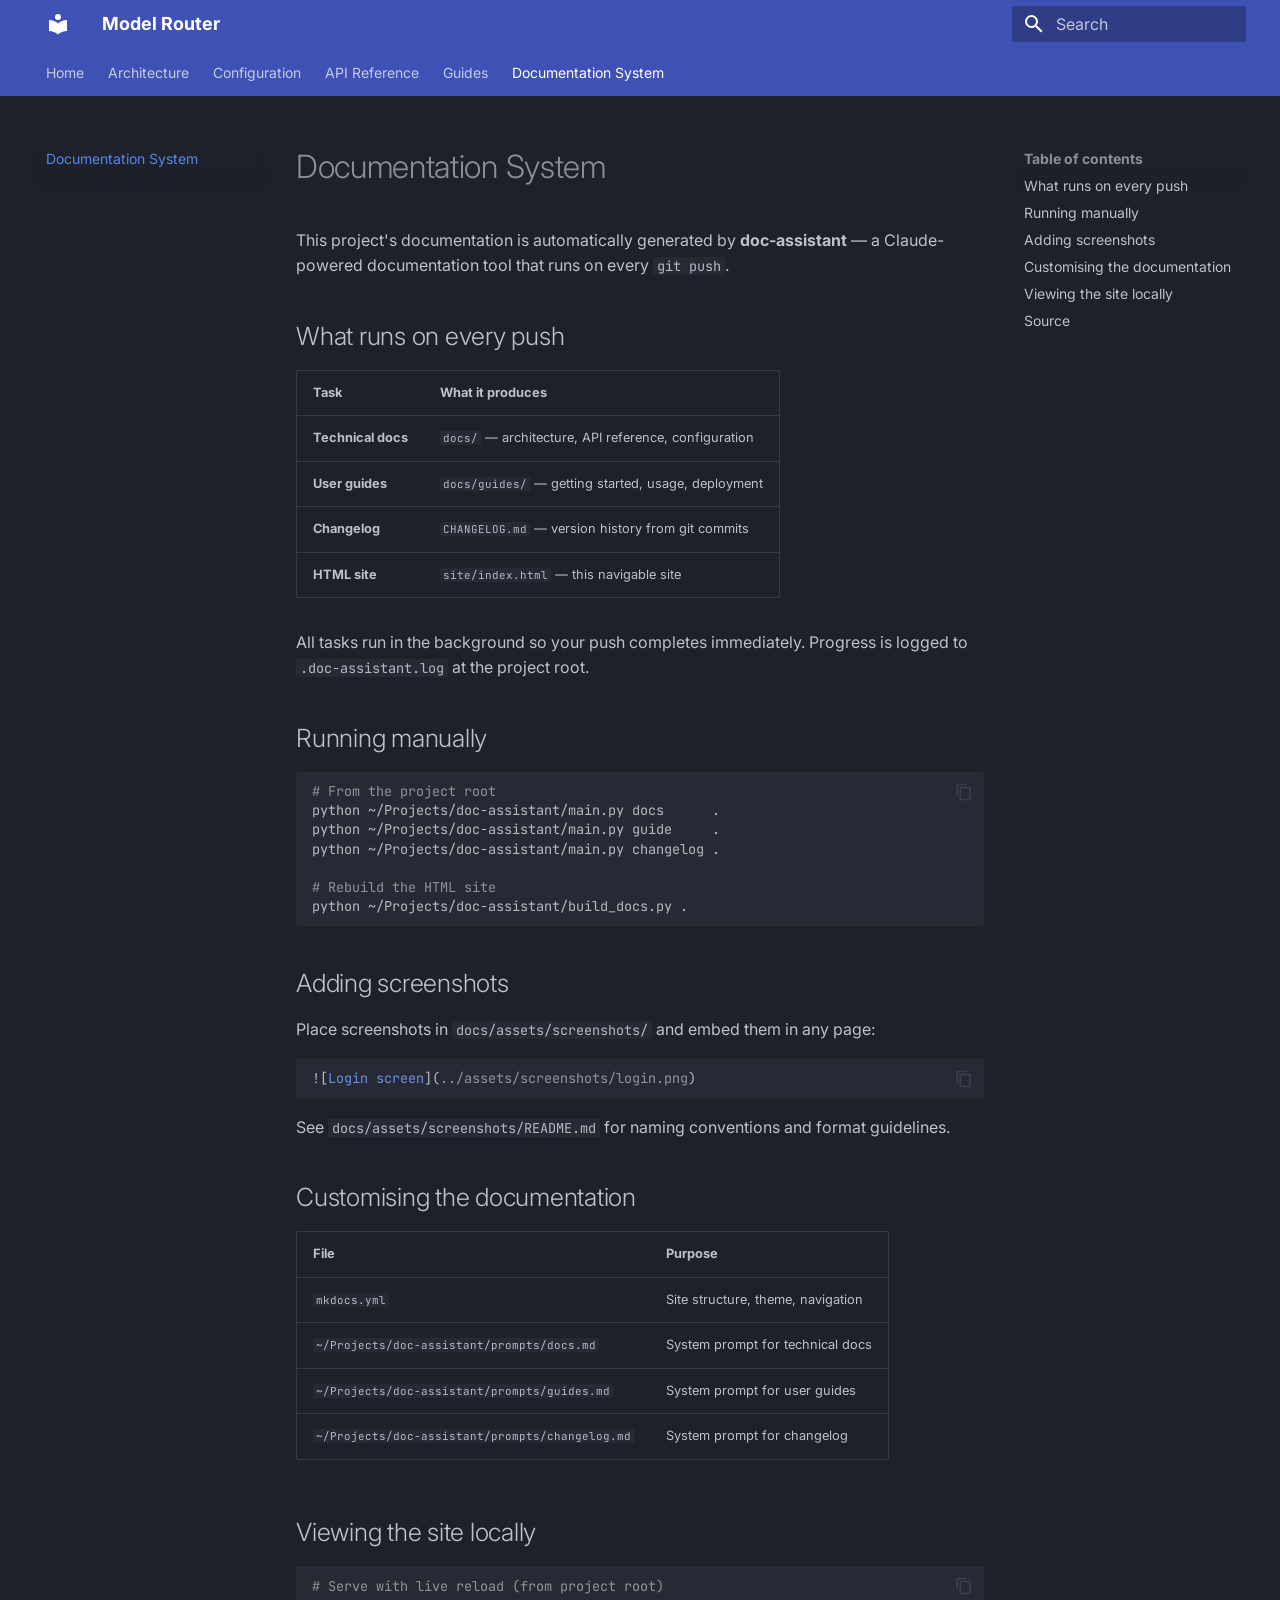
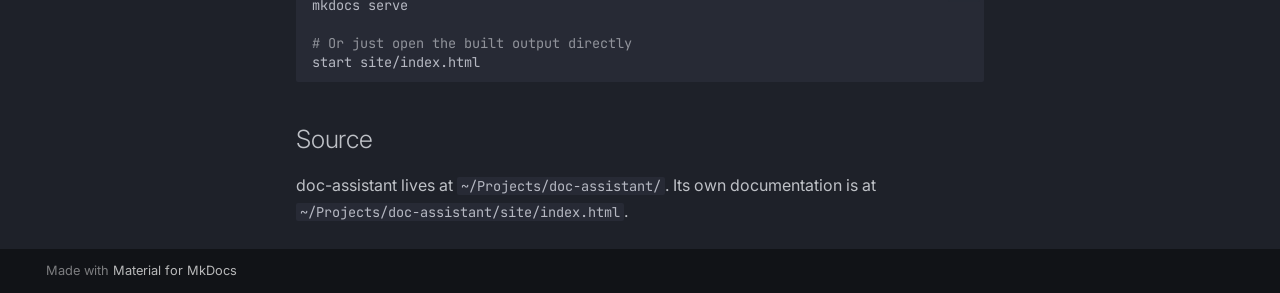
<file: site/doc-assistant/index.html>
<!doctype html>
<html lang="en" class="no-js">
  <head>
    
      <meta charset="utf-8">
      <meta name="viewport" content="width=device-width,initial-scale=1">
      
        <meta name="description" content="Intelligent AI model routing, orchestration, and cost tracking for Claude">
      
      
      
      
        <link rel="prev" href="../guides/troubleshooting/">
      
      
      
        
      
      
      <link rel="icon" href="../assets/images/favicon.png">
      <meta name="generator" content="mkdocs-1.6.1, mkdocs-material-9.7.6">
    
    
      
        <title>Documentation System - Model Router</title>
      
    
    
      <link rel="stylesheet" href="../assets/stylesheets/main.484c7ddc.min.css">
      
        
        <link rel="stylesheet" href="../assets/stylesheets/palette.ab4e12ef.min.css">
      
      


    
    
      
    
    
      
        
        
        <link rel="preconnect" href="https://fonts.gstatic.com" crossorigin>
        <link rel="stylesheet" href="https://fonts.googleapis.com/css?family=Inter:300,300i,400,400i,700,700i%7CJetBrains+Mono:400,400i,700,700i&display=fallback">
        <style>:root{--md-text-font:"Inter";--md-code-font:"JetBrains Mono"}</style>
      
    
    
      <link rel="stylesheet" href="../assets/extra.css">
    
    <script>__md_scope=new URL("..",location),__md_hash=e=>[...e].reduce(((e,_)=>(e<<5)-e+_.charCodeAt(0)),0),__md_get=(e,_=localStorage,t=__md_scope)=>JSON.parse(_.getItem(t.pathname+"."+e)),__md_set=(e,_,t=localStorage,a=__md_scope)=>{try{t.setItem(a.pathname+"."+e,JSON.stringify(_))}catch(e){}}</script>
    
      

    
    
  </head>
  
  
    
    
      
    
    
    
    
    <body dir="ltr" data-md-color-scheme="slate" data-md-color-primary="indigo" data-md-color-accent="cyan">
  
    
    <input class="md-toggle" data-md-toggle="drawer" type="checkbox" id="__drawer" autocomplete="off">
    <input class="md-toggle" data-md-toggle="search" type="checkbox" id="__search" autocomplete="off">
    <label class="md-overlay" for="__drawer"></label>
    <div data-md-component="skip">
      
        
        <a href="#documentation-system" class="md-skip">
          Skip to content
        </a>
      
    </div>
    <div data-md-component="announce">
      
    </div>
    
    
      

<header class="md-header" data-md-component="header">
  <nav class="md-header__inner md-grid" aria-label="Header">
    <a href=".." title="Model Router" class="md-header__button md-logo" aria-label="Model Router" data-md-component="logo">
      
  
  <svg xmlns="http://www.w3.org/2000/svg" viewBox="0 0 24 24"><path d="M12 8a3 3 0 0 0 3-3 3 3 0 0 0-3-3 3 3 0 0 0-3 3 3 3 0 0 0 3 3m0 3.54C9.64 9.35 6.5 8 3 8v11c3.5 0 6.64 1.35 9 3.54 2.36-2.19 5.5-3.54 9-3.54V8c-3.5 0-6.64 1.35-9 3.54"/></svg>

    </a>
    <label class="md-header__button md-icon" for="__drawer">
      
      <svg xmlns="http://www.w3.org/2000/svg" viewBox="0 0 24 24"><path d="M3 6h18v2H3zm0 5h18v2H3zm0 5h18v2H3z"/></svg>
    </label>
    <div class="md-header__title" data-md-component="header-title">
      <div class="md-header__ellipsis">
        <div class="md-header__topic">
          <span class="md-ellipsis">
            Model Router
          </span>
        </div>
        <div class="md-header__topic" data-md-component="header-topic">
          <span class="md-ellipsis">
            
              Documentation System
            
          </span>
        </div>
      </div>
    </div>
    
      
        <form class="md-header__option" data-md-component="palette">
  
    
    
    
    <input class="md-option" data-md-color-media="" data-md-color-scheme="slate" data-md-color-primary="indigo" data-md-color-accent="cyan"  aria-hidden="true"  type="radio" name="__palette" id="__palette_0">
    
  
</form>
      
    
    
      <script>var palette=__md_get("__palette");if(palette&&palette.color){if("(prefers-color-scheme)"===palette.color.media){var media=matchMedia("(prefers-color-scheme: light)"),input=document.querySelector(media.matches?"[data-md-color-media='(prefers-color-scheme: light)']":"[data-md-color-media='(prefers-color-scheme: dark)']");palette.color.media=input.getAttribute("data-md-color-media"),palette.color.scheme=input.getAttribute("data-md-color-scheme"),palette.color.primary=input.getAttribute("data-md-color-primary"),palette.color.accent=input.getAttribute("data-md-color-accent")}for(var[key,value]of Object.entries(palette.color))document.body.setAttribute("data-md-color-"+key,value)}</script>
    
    
    
      
      
        <label class="md-header__button md-icon" for="__search">
          
          <svg xmlns="http://www.w3.org/2000/svg" viewBox="0 0 24 24"><path d="M9.5 3A6.5 6.5 0 0 1 16 9.5c0 1.61-.59 3.09-1.56 4.23l.27.27h.79l5 5-1.5 1.5-5-5v-.79l-.27-.27A6.52 6.52 0 0 1 9.5 16 6.5 6.5 0 0 1 3 9.5 6.5 6.5 0 0 1 9.5 3m0 2C7 5 5 7 5 9.5S7 14 9.5 14 14 12 14 9.5 12 5 9.5 5"/></svg>
        </label>
        <div class="md-search" data-md-component="search" role="dialog">
  <label class="md-search__overlay" for="__search"></label>
  <div class="md-search__inner" role="search">
    <form class="md-search__form" name="search">
      <input type="text" class="md-search__input" name="query" aria-label="Search" placeholder="Search" autocapitalize="off" autocorrect="off" autocomplete="off" spellcheck="false" data-md-component="search-query" required>
      <label class="md-search__icon md-icon" for="__search">
        
        <svg xmlns="http://www.w3.org/2000/svg" viewBox="0 0 24 24"><path d="M9.5 3A6.5 6.5 0 0 1 16 9.5c0 1.61-.59 3.09-1.56 4.23l.27.27h.79l5 5-1.5 1.5-5-5v-.79l-.27-.27A6.52 6.52 0 0 1 9.5 16 6.5 6.5 0 0 1 3 9.5 6.5 6.5 0 0 1 9.5 3m0 2C7 5 5 7 5 9.5S7 14 9.5 14 14 12 14 9.5 12 5 9.5 5"/></svg>
        
        <svg xmlns="http://www.w3.org/2000/svg" viewBox="0 0 24 24"><path d="M20 11v2H8l5.5 5.5-1.42 1.42L4.16 12l7.92-7.92L13.5 5.5 8 11z"/></svg>
      </label>
      <nav class="md-search__options" aria-label="Search">
        
        <button type="reset" class="md-search__icon md-icon" title="Clear" aria-label="Clear" tabindex="-1">
          
          <svg xmlns="http://www.w3.org/2000/svg" viewBox="0 0 24 24"><path d="M19 6.41 17.59 5 12 10.59 6.41 5 5 6.41 10.59 12 5 17.59 6.41 19 12 13.41 17.59 19 19 17.59 13.41 12z"/></svg>
        </button>
      </nav>
      
    </form>
    <div class="md-search__output">
      <div class="md-search__scrollwrap" tabindex="0" data-md-scrollfix>
        <div class="md-search-result" data-md-component="search-result">
          <div class="md-search-result__meta">
            Initializing search
          </div>
          <ol class="md-search-result__list" role="presentation"></ol>
        </div>
      </div>
    </div>
  </div>
</div>
      
    
    
  </nav>
  
</header>
    
    <div class="md-container" data-md-component="container">
      
      
        
          
            
<nav class="md-tabs" aria-label="Tabs" data-md-component="tabs">
  <div class="md-grid">
    <ul class="md-tabs__list">
      
        
  
  
  
  
    <li class="md-tabs__item">
      <a href=".." class="md-tabs__link">
        
  
  
    
  
  Home

      </a>
    </li>
  

      
        
  
  
  
  
    <li class="md-tabs__item">
      <a href="../architecture/" class="md-tabs__link">
        
  
  
    
  
  Architecture

      </a>
    </li>
  

      
        
  
  
  
  
    <li class="md-tabs__item">
      <a href="../configuration/" class="md-tabs__link">
        
  
  
    
  
  Configuration

      </a>
    </li>
  

      
        
  
  
  
  
    <li class="md-tabs__item">
      <a href="../api/" class="md-tabs__link">
        
  
  
    
  
  API Reference

      </a>
    </li>
  

      
        
  
  
  
  
    
    
      <li class="md-tabs__item">
        <a href="../guides/getting-started/" class="md-tabs__link">
          
  
  
  Guides

        </a>
      </li>
    
  

      
        
  
  
  
    
  
  
    <li class="md-tabs__item md-tabs__item--active">
      <a href="./" class="md-tabs__link">
        
  
  
    
  
  Documentation System

      </a>
    </li>
  

      
    </ul>
  </div>
</nav>
          
        
      
      <main class="md-main" data-md-component="main">
        <div class="md-main__inner md-grid">
          
            
              
              <div class="md-sidebar md-sidebar--primary" data-md-component="sidebar" data-md-type="navigation" >
                <div class="md-sidebar__scrollwrap">
                  <div class="md-sidebar__inner">
                    


  


<nav class="md-nav md-nav--primary md-nav--lifted" aria-label="Navigation" data-md-level="0">
  <label class="md-nav__title" for="__drawer">
    <a href=".." title="Model Router" class="md-nav__button md-logo" aria-label="Model Router" data-md-component="logo">
      
  
  <svg xmlns="http://www.w3.org/2000/svg" viewBox="0 0 24 24"><path d="M12 8a3 3 0 0 0 3-3 3 3 0 0 0-3-3 3 3 0 0 0-3 3 3 3 0 0 0 3 3m0 3.54C9.64 9.35 6.5 8 3 8v11c3.5 0 6.64 1.35 9 3.54 2.36-2.19 5.5-3.54 9-3.54V8c-3.5 0-6.64 1.35-9 3.54"/></svg>

    </a>
    Model Router
  </label>
  
  <ul class="md-nav__list" data-md-scrollfix>
    
      
      
  
  
  
  
    <li class="md-nav__item">
      <a href=".." class="md-nav__link">
        
  
  
  <span class="md-ellipsis">
    
  
    Home
  

    
  </span>
  
  

      </a>
    </li>
  

    
      
      
  
  
  
  
    <li class="md-nav__item">
      <a href="../architecture/" class="md-nav__link">
        
  
  
  <span class="md-ellipsis">
    
  
    Architecture
  

    
  </span>
  
  

      </a>
    </li>
  

    
      
      
  
  
  
  
    <li class="md-nav__item">
      <a href="../configuration/" class="md-nav__link">
        
  
  
  <span class="md-ellipsis">
    
  
    Configuration
  

    
  </span>
  
  

      </a>
    </li>
  

    
      
      
  
  
  
  
    <li class="md-nav__item">
      <a href="../api/" class="md-nav__link">
        
  
  
  <span class="md-ellipsis">
    
  
    API Reference
  

    
  </span>
  
  

      </a>
    </li>
  

    
      
      
  
  
  
  
    
    
    
    
      
      
        
      
    
    
    <li class="md-nav__item md-nav__item--nested">
      
        
        
        <input class="md-nav__toggle md-toggle " type="checkbox" id="__nav_5" >
        
          
          <label class="md-nav__link" for="__nav_5" id="__nav_5_label" tabindex="0">
            
  
  
  <span class="md-ellipsis">
    
  
    Guides
  

    
  </span>
  
  

            <span class="md-nav__icon md-icon"></span>
          </label>
        
        <nav class="md-nav" data-md-level="1" aria-labelledby="__nav_5_label" aria-expanded="false">
          <label class="md-nav__title" for="__nav_5">
            <span class="md-nav__icon md-icon"></span>
            
  
    Guides
  

          </label>
          <ul class="md-nav__list" data-md-scrollfix>
            
              
                
  
  
  
  
    <li class="md-nav__item">
      <a href="../guides/getting-started/" class="md-nav__link">
        
  
  
  <span class="md-ellipsis">
    
  
    Getting Started
  

    
  </span>
  
  

      </a>
    </li>
  

              
            
              
                
  
  
  
  
    <li class="md-nav__item">
      <a href="../guides/usage/" class="md-nav__link">
        
  
  
  <span class="md-ellipsis">
    
  
    Usage
  

    
  </span>
  
  

      </a>
    </li>
  

              
            
              
                
  
  
  
  
    <li class="md-nav__item">
      <a href="../guides/troubleshooting/" class="md-nav__link">
        
  
  
  <span class="md-ellipsis">
    
  
    Troubleshooting
  

    
  </span>
  
  

      </a>
    </li>
  

              
            
          </ul>
        </nav>
      
    </li>
  

    
      
      
  
  
    
  
  
  
    <li class="md-nav__item md-nav__item--active">
      
      <input class="md-nav__toggle md-toggle" type="checkbox" id="__toc">
      
      
        
      
      
        <label class="md-nav__link md-nav__link--active" for="__toc">
          
  
  
  <span class="md-ellipsis">
    
  
    Documentation System
  

    
  </span>
  
  

          <span class="md-nav__icon md-icon"></span>
        </label>
      
      <a href="./" class="md-nav__link md-nav__link--active">
        
  
  
  <span class="md-ellipsis">
    
  
    Documentation System
  

    
  </span>
  
  

      </a>
      
        

<nav class="md-nav md-nav--secondary" aria-label="Table of contents">
  
  
  
    
  
  
    <label class="md-nav__title" for="__toc">
      <span class="md-nav__icon md-icon"></span>
      Table of contents
    </label>
    <ul class="md-nav__list" data-md-component="toc" data-md-scrollfix>
      
        <li class="md-nav__item">
  <a href="#what-runs-on-every-push" class="md-nav__link">
    <span class="md-ellipsis">
      
        What runs on every push
      
    </span>
  </a>
  
</li>
      
        <li class="md-nav__item">
  <a href="#running-manually" class="md-nav__link">
    <span class="md-ellipsis">
      
        Running manually
      
    </span>
  </a>
  
</li>
      
        <li class="md-nav__item">
  <a href="#adding-screenshots" class="md-nav__link">
    <span class="md-ellipsis">
      
        Adding screenshots
      
    </span>
  </a>
  
</li>
      
        <li class="md-nav__item">
  <a href="#customising-the-documentation" class="md-nav__link">
    <span class="md-ellipsis">
      
        Customising the documentation
      
    </span>
  </a>
  
</li>
      
        <li class="md-nav__item">
  <a href="#viewing-the-site-locally" class="md-nav__link">
    <span class="md-ellipsis">
      
        Viewing the site locally
      
    </span>
  </a>
  
</li>
      
        <li class="md-nav__item">
  <a href="#source" class="md-nav__link">
    <span class="md-ellipsis">
      
        Source
      
    </span>
  </a>
  
</li>
      
    </ul>
  
</nav>
      
    </li>
  

    
  </ul>
</nav>
                  </div>
                </div>
              </div>
            
            
              
              <div class="md-sidebar md-sidebar--secondary" data-md-component="sidebar" data-md-type="toc" >
                <div class="md-sidebar__scrollwrap">
                  <div class="md-sidebar__inner">
                    

<nav class="md-nav md-nav--secondary" aria-label="Table of contents">
  
  
  
    
  
  
    <label class="md-nav__title" for="__toc">
      <span class="md-nav__icon md-icon"></span>
      Table of contents
    </label>
    <ul class="md-nav__list" data-md-component="toc" data-md-scrollfix>
      
        <li class="md-nav__item">
  <a href="#what-runs-on-every-push" class="md-nav__link">
    <span class="md-ellipsis">
      
        What runs on every push
      
    </span>
  </a>
  
</li>
      
        <li class="md-nav__item">
  <a href="#running-manually" class="md-nav__link">
    <span class="md-ellipsis">
      
        Running manually
      
    </span>
  </a>
  
</li>
      
        <li class="md-nav__item">
  <a href="#adding-screenshots" class="md-nav__link">
    <span class="md-ellipsis">
      
        Adding screenshots
      
    </span>
  </a>
  
</li>
      
        <li class="md-nav__item">
  <a href="#customising-the-documentation" class="md-nav__link">
    <span class="md-ellipsis">
      
        Customising the documentation
      
    </span>
  </a>
  
</li>
      
        <li class="md-nav__item">
  <a href="#viewing-the-site-locally" class="md-nav__link">
    <span class="md-ellipsis">
      
        Viewing the site locally
      
    </span>
  </a>
  
</li>
      
        <li class="md-nav__item">
  <a href="#source" class="md-nav__link">
    <span class="md-ellipsis">
      
        Source
      
    </span>
  </a>
  
</li>
      
    </ul>
  
</nav>
                  </div>
                </div>
              </div>
            
          
          
            <div class="md-content" data-md-component="content">
              
              <article class="md-content__inner md-typeset">
                
                  



<h1 id="documentation-system">Documentation System<a class="headerlink" href="#documentation-system" title="Permanent link">&para;</a></h1>
<p>This project's documentation is automatically generated by <strong>doc-assistant</strong> —
a Claude-powered documentation tool that runs on every <code>git push</code>.</p>
<h2 id="what-runs-on-every-push">What runs on every push<a class="headerlink" href="#what-runs-on-every-push" title="Permanent link">&para;</a></h2>
<table>
<thead>
<tr>
<th>Task</th>
<th>What it produces</th>
</tr>
</thead>
<tbody>
<tr>
<td><strong>Technical docs</strong></td>
<td><code>docs/</code> — architecture, API reference, configuration</td>
</tr>
<tr>
<td><strong>User guides</strong></td>
<td><code>docs/guides/</code> — getting started, usage, deployment</td>
</tr>
<tr>
<td><strong>Changelog</strong></td>
<td><code>CHANGELOG.md</code> — version history from git commits</td>
</tr>
<tr>
<td><strong>HTML site</strong></td>
<td><code>site/index.html</code> — this navigable site</td>
</tr>
</tbody>
</table>
<p>All tasks run in the background so your push completes immediately.
Progress is logged to <code>.doc-assistant.log</code> at the project root.</p>
<h2 id="running-manually">Running manually<a class="headerlink" href="#running-manually" title="Permanent link">&para;</a></h2>
<div class="highlight"><pre><span></span><code><a id="__codelineno-0-1" name="__codelineno-0-1" href="#__codelineno-0-1"></a><span class="c1"># From the project root</span>
<a id="__codelineno-0-2" name="__codelineno-0-2" href="#__codelineno-0-2"></a>python<span class="w"> </span>~/Projects/doc-assistant/main.py<span class="w"> </span>docs<span class="w">      </span>.
<a id="__codelineno-0-3" name="__codelineno-0-3" href="#__codelineno-0-3"></a>python<span class="w"> </span>~/Projects/doc-assistant/main.py<span class="w"> </span>guide<span class="w">     </span>.
<a id="__codelineno-0-4" name="__codelineno-0-4" href="#__codelineno-0-4"></a>python<span class="w"> </span>~/Projects/doc-assistant/main.py<span class="w"> </span>changelog<span class="w"> </span>.
<a id="__codelineno-0-5" name="__codelineno-0-5" href="#__codelineno-0-5"></a>
<a id="__codelineno-0-6" name="__codelineno-0-6" href="#__codelineno-0-6"></a><span class="c1"># Rebuild the HTML site</span>
<a id="__codelineno-0-7" name="__codelineno-0-7" href="#__codelineno-0-7"></a>python<span class="w"> </span>~/Projects/doc-assistant/build_docs.py<span class="w"> </span>.
</code></pre></div>
<h2 id="adding-screenshots">Adding screenshots<a class="headerlink" href="#adding-screenshots" title="Permanent link">&para;</a></h2>
<p>Place screenshots in <code>docs/assets/screenshots/</code> and embed them in any page:</p>
<div class="highlight"><pre><span></span><code><a id="__codelineno-1-1" name="__codelineno-1-1" href="#__codelineno-1-1"></a>![<span class="nt">Login screen</span>](<span class="na">../assets/screenshots/login.png</span>)
</code></pre></div>
<p>See <code>docs/assets/screenshots/README.md</code> for naming conventions and format guidelines.</p>
<h2 id="customising-the-documentation">Customising the documentation<a class="headerlink" href="#customising-the-documentation" title="Permanent link">&para;</a></h2>
<table>
<thead>
<tr>
<th>File</th>
<th>Purpose</th>
</tr>
</thead>
<tbody>
<tr>
<td><code>mkdocs.yml</code></td>
<td>Site structure, theme, navigation</td>
</tr>
<tr>
<td><code>~/Projects/doc-assistant/prompts/docs.md</code></td>
<td>System prompt for technical docs</td>
</tr>
<tr>
<td><code>~/Projects/doc-assistant/prompts/guides.md</code></td>
<td>System prompt for user guides</td>
</tr>
<tr>
<td><code>~/Projects/doc-assistant/prompts/changelog.md</code></td>
<td>System prompt for changelog</td>
</tr>
</tbody>
</table>
<h2 id="viewing-the-site-locally">Viewing the site locally<a class="headerlink" href="#viewing-the-site-locally" title="Permanent link">&para;</a></h2>
<div class="highlight"><pre><span></span><code><a id="__codelineno-2-1" name="__codelineno-2-1" href="#__codelineno-2-1"></a><span class="c1"># Serve with live reload (from project root)</span>
<a id="__codelineno-2-2" name="__codelineno-2-2" href="#__codelineno-2-2"></a>mkdocs<span class="w"> </span>serve
<a id="__codelineno-2-3" name="__codelineno-2-3" href="#__codelineno-2-3"></a>
<a id="__codelineno-2-4" name="__codelineno-2-4" href="#__codelineno-2-4"></a><span class="c1"># Or just open the built output directly</span>
<a id="__codelineno-2-5" name="__codelineno-2-5" href="#__codelineno-2-5"></a>start<span class="w"> </span>site/index.html
</code></pre></div>
<h2 id="source">Source<a class="headerlink" href="#source" title="Permanent link">&para;</a></h2>
<p>doc-assistant lives at <code>~/Projects/doc-assistant/</code>.
Its own documentation is at <code>~/Projects/doc-assistant/site/index.html</code>.</p>












                
              </article>
            </div>
          
          
<script>var target=document.getElementById(location.hash.slice(1));target&&target.name&&(target.checked=target.name.startsWith("__tabbed_"))</script>
        </div>
        
          <button type="button" class="md-top md-icon" data-md-component="top" hidden>
  
  <svg xmlns="http://www.w3.org/2000/svg" viewBox="0 0 24 24"><path d="M13 20h-2V8l-5.5 5.5-1.42-1.42L12 4.16l7.92 7.92-1.42 1.42L13 8z"/></svg>
  Back to top
</button>
        
      </main>
      
        <footer class="md-footer">
  
  <div class="md-footer-meta md-typeset">
    <div class="md-footer-meta__inner md-grid">
      <div class="md-copyright">
  
  
    Made with
    <a href="https://squidfunk.github.io/mkdocs-material/" target="_blank" rel="noopener">
      Material for MkDocs
    </a>
  
</div>
      
    </div>
  </div>
</footer>
      
    </div>
    <div class="md-dialog" data-md-component="dialog">
      <div class="md-dialog__inner md-typeset"></div>
    </div>
    
    
    
      
      
      <script id="__config" type="application/json">{"annotate": null, "base": "..", "features": ["navigation.tabs", "navigation.sections", "navigation.top", "search.highlight", "content.code.copy"], "search": "../assets/javascripts/workers/search.2c215733.min.js", "tags": null, "translations": {"clipboard.copied": "Copied to clipboard", "clipboard.copy": "Copy to clipboard", "search.result.more.one": "1 more on this page", "search.result.more.other": "# more on this page", "search.result.none": "No matching documents", "search.result.one": "1 matching document", "search.result.other": "# matching documents", "search.result.placeholder": "Type to start searching", "search.result.term.missing": "Missing", "select.version": "Select version"}, "version": null}</script>
    
    
      <script src="../assets/javascripts/bundle.79ae519e.min.js"></script>
      
    
  </body>
</html>
</file>
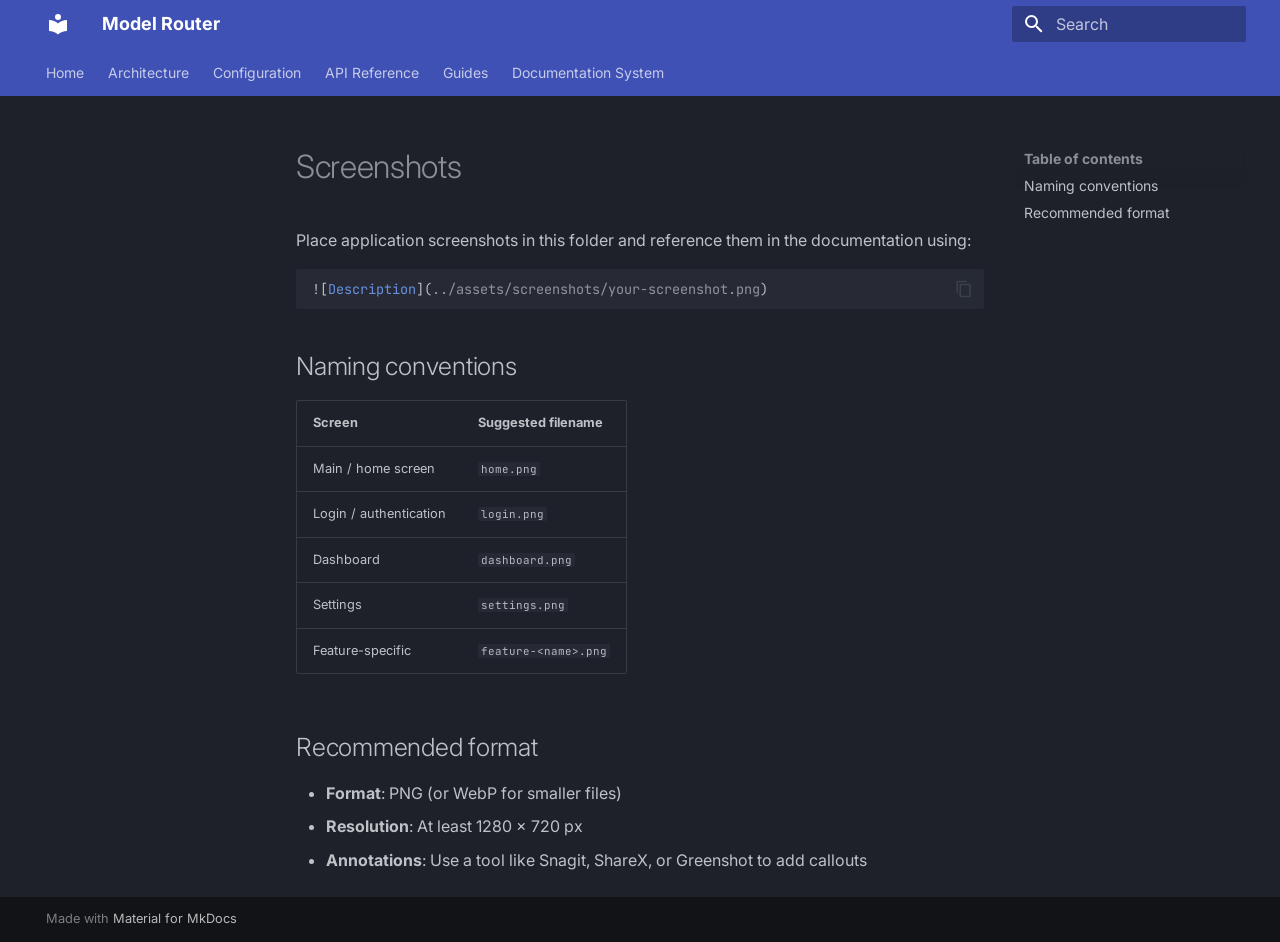
<file: site/assets/screenshots/index.html>
<!doctype html>
<html lang="en" class="no-js">
  <head>
    
      <meta charset="utf-8">
      <meta name="viewport" content="width=device-width,initial-scale=1">
      
        <meta name="description" content="Intelligent AI model routing, orchestration, and cost tracking for Claude">
      
      
      
      
      
      
        
      
      
      <link rel="icon" href="../images/favicon.png">
      <meta name="generator" content="mkdocs-1.6.1, mkdocs-material-9.7.6">
    
    
      
        <title>Screenshots - Model Router</title>
      
    
    
      <link rel="stylesheet" href="../stylesheets/main.484c7ddc.min.css">
      
        
        <link rel="stylesheet" href="../stylesheets/palette.ab4e12ef.min.css">
      
      


    
    
      
    
    
      
        
        
        <link rel="preconnect" href="https://fonts.gstatic.com" crossorigin>
        <link rel="stylesheet" href="https://fonts.googleapis.com/css?family=Inter:300,300i,400,400i,700,700i%7CJetBrains+Mono:400,400i,700,700i&display=fallback">
        <style>:root{--md-text-font:"Inter";--md-code-font:"JetBrains Mono"}</style>
      
    
    
      <link rel="stylesheet" href="../extra.css">
    
    <script>__md_scope=new URL("../..",location),__md_hash=e=>[...e].reduce(((e,_)=>(e<<5)-e+_.charCodeAt(0)),0),__md_get=(e,_=localStorage,t=__md_scope)=>JSON.parse(_.getItem(t.pathname+"."+e)),__md_set=(e,_,t=localStorage,a=__md_scope)=>{try{t.setItem(a.pathname+"."+e,JSON.stringify(_))}catch(e){}}</script>
    
      

    
    
  </head>
  
  
    
    
      
    
    
    
    
    <body dir="ltr" data-md-color-scheme="slate" data-md-color-primary="indigo" data-md-color-accent="cyan">
  
    
    <input class="md-toggle" data-md-toggle="drawer" type="checkbox" id="__drawer" autocomplete="off">
    <input class="md-toggle" data-md-toggle="search" type="checkbox" id="__search" autocomplete="off">
    <label class="md-overlay" for="__drawer"></label>
    <div data-md-component="skip">
      
        
        <a href="#screenshots" class="md-skip">
          Skip to content
        </a>
      
    </div>
    <div data-md-component="announce">
      
    </div>
    
    
      

<header class="md-header" data-md-component="header">
  <nav class="md-header__inner md-grid" aria-label="Header">
    <a href="../.." title="Model Router" class="md-header__button md-logo" aria-label="Model Router" data-md-component="logo">
      
  
  <svg xmlns="http://www.w3.org/2000/svg" viewBox="0 0 24 24"><path d="M12 8a3 3 0 0 0 3-3 3 3 0 0 0-3-3 3 3 0 0 0-3 3 3 3 0 0 0 3 3m0 3.54C9.64 9.35 6.5 8 3 8v11c3.5 0 6.64 1.35 9 3.54 2.36-2.19 5.5-3.54 9-3.54V8c-3.5 0-6.64 1.35-9 3.54"/></svg>

    </a>
    <label class="md-header__button md-icon" for="__drawer">
      
      <svg xmlns="http://www.w3.org/2000/svg" viewBox="0 0 24 24"><path d="M3 6h18v2H3zm0 5h18v2H3zm0 5h18v2H3z"/></svg>
    </label>
    <div class="md-header__title" data-md-component="header-title">
      <div class="md-header__ellipsis">
        <div class="md-header__topic">
          <span class="md-ellipsis">
            Model Router
          </span>
        </div>
        <div class="md-header__topic" data-md-component="header-topic">
          <span class="md-ellipsis">
            
              Screenshots
            
          </span>
        </div>
      </div>
    </div>
    
      
        <form class="md-header__option" data-md-component="palette">
  
    
    
    
    <input class="md-option" data-md-color-media="" data-md-color-scheme="slate" data-md-color-primary="indigo" data-md-color-accent="cyan"  aria-hidden="true"  type="radio" name="__palette" id="__palette_0">
    
  
</form>
      
    
    
      <script>var palette=__md_get("__palette");if(palette&&palette.color){if("(prefers-color-scheme)"===palette.color.media){var media=matchMedia("(prefers-color-scheme: light)"),input=document.querySelector(media.matches?"[data-md-color-media='(prefers-color-scheme: light)']":"[data-md-color-media='(prefers-color-scheme: dark)']");palette.color.media=input.getAttribute("data-md-color-media"),palette.color.scheme=input.getAttribute("data-md-color-scheme"),palette.color.primary=input.getAttribute("data-md-color-primary"),palette.color.accent=input.getAttribute("data-md-color-accent")}for(var[key,value]of Object.entries(palette.color))document.body.setAttribute("data-md-color-"+key,value)}</script>
    
    
    
      
      
        <label class="md-header__button md-icon" for="__search">
          
          <svg xmlns="http://www.w3.org/2000/svg" viewBox="0 0 24 24"><path d="M9.5 3A6.5 6.5 0 0 1 16 9.5c0 1.61-.59 3.09-1.56 4.23l.27.27h.79l5 5-1.5 1.5-5-5v-.79l-.27-.27A6.52 6.52 0 0 1 9.5 16 6.5 6.5 0 0 1 3 9.5 6.5 6.5 0 0 1 9.5 3m0 2C7 5 5 7 5 9.5S7 14 9.5 14 14 12 14 9.5 12 5 9.5 5"/></svg>
        </label>
        <div class="md-search" data-md-component="search" role="dialog">
  <label class="md-search__overlay" for="__search"></label>
  <div class="md-search__inner" role="search">
    <form class="md-search__form" name="search">
      <input type="text" class="md-search__input" name="query" aria-label="Search" placeholder="Search" autocapitalize="off" autocorrect="off" autocomplete="off" spellcheck="false" data-md-component="search-query" required>
      <label class="md-search__icon md-icon" for="__search">
        
        <svg xmlns="http://www.w3.org/2000/svg" viewBox="0 0 24 24"><path d="M9.5 3A6.5 6.5 0 0 1 16 9.5c0 1.61-.59 3.09-1.56 4.23l.27.27h.79l5 5-1.5 1.5-5-5v-.79l-.27-.27A6.52 6.52 0 0 1 9.5 16 6.5 6.5 0 0 1 3 9.5 6.5 6.5 0 0 1 9.5 3m0 2C7 5 5 7 5 9.5S7 14 9.5 14 14 12 14 9.5 12 5 9.5 5"/></svg>
        
        <svg xmlns="http://www.w3.org/2000/svg" viewBox="0 0 24 24"><path d="M20 11v2H8l5.5 5.5-1.42 1.42L4.16 12l7.92-7.92L13.5 5.5 8 11z"/></svg>
      </label>
      <nav class="md-search__options" aria-label="Search">
        
        <button type="reset" class="md-search__icon md-icon" title="Clear" aria-label="Clear" tabindex="-1">
          
          <svg xmlns="http://www.w3.org/2000/svg" viewBox="0 0 24 24"><path d="M19 6.41 17.59 5 12 10.59 6.41 5 5 6.41 10.59 12 5 17.59 6.41 19 12 13.41 17.59 19 19 17.59 13.41 12z"/></svg>
        </button>
      </nav>
      
    </form>
    <div class="md-search__output">
      <div class="md-search__scrollwrap" tabindex="0" data-md-scrollfix>
        <div class="md-search-result" data-md-component="search-result">
          <div class="md-search-result__meta">
            Initializing search
          </div>
          <ol class="md-search-result__list" role="presentation"></ol>
        </div>
      </div>
    </div>
  </div>
</div>
      
    
    
  </nav>
  
</header>
    
    <div class="md-container" data-md-component="container">
      
      
        
          
            
<nav class="md-tabs" aria-label="Tabs" data-md-component="tabs">
  <div class="md-grid">
    <ul class="md-tabs__list">
      
        
  
  
  
  
    <li class="md-tabs__item">
      <a href="../.." class="md-tabs__link">
        
  
  
    
  
  Home

      </a>
    </li>
  

      
        
  
  
  
  
    <li class="md-tabs__item">
      <a href="../../architecture/" class="md-tabs__link">
        
  
  
    
  
  Architecture

      </a>
    </li>
  

      
        
  
  
  
  
    <li class="md-tabs__item">
      <a href="../../configuration/" class="md-tabs__link">
        
  
  
    
  
  Configuration

      </a>
    </li>
  

      
        
  
  
  
  
    <li class="md-tabs__item">
      <a href="../../api/" class="md-tabs__link">
        
  
  
    
  
  API Reference

      </a>
    </li>
  

      
        
  
  
  
  
    
    
      <li class="md-tabs__item">
        <a href="../../guides/getting-started/" class="md-tabs__link">
          
  
  
  Guides

        </a>
      </li>
    
  

      
        
  
  
  
  
    <li class="md-tabs__item">
      <a href="../../doc-assistant/" class="md-tabs__link">
        
  
  
    
  
  Documentation System

      </a>
    </li>
  

      
    </ul>
  </div>
</nav>
          
        
      
      <main class="md-main" data-md-component="main">
        <div class="md-main__inner md-grid">
          
            
              
              <div class="md-sidebar md-sidebar--primary" data-md-component="sidebar" data-md-type="navigation" >
                <div class="md-sidebar__scrollwrap">
                  <div class="md-sidebar__inner">
                    


  


<nav class="md-nav md-nav--primary md-nav--lifted" aria-label="Navigation" data-md-level="0">
  <label class="md-nav__title" for="__drawer">
    <a href="../.." title="Model Router" class="md-nav__button md-logo" aria-label="Model Router" data-md-component="logo">
      
  
  <svg xmlns="http://www.w3.org/2000/svg" viewBox="0 0 24 24"><path d="M12 8a3 3 0 0 0 3-3 3 3 0 0 0-3-3 3 3 0 0 0-3 3 3 3 0 0 0 3 3m0 3.54C9.64 9.35 6.5 8 3 8v11c3.5 0 6.64 1.35 9 3.54 2.36-2.19 5.5-3.54 9-3.54V8c-3.5 0-6.64 1.35-9 3.54"/></svg>

    </a>
    Model Router
  </label>
  
  <ul class="md-nav__list" data-md-scrollfix>
    
      
      
  
  
  
  
    <li class="md-nav__item">
      <a href="../.." class="md-nav__link">
        
  
  
  <span class="md-ellipsis">
    
  
    Home
  

    
  </span>
  
  

      </a>
    </li>
  

    
      
      
  
  
  
  
    <li class="md-nav__item">
      <a href="../../architecture/" class="md-nav__link">
        
  
  
  <span class="md-ellipsis">
    
  
    Architecture
  

    
  </span>
  
  

      </a>
    </li>
  

    
      
      
  
  
  
  
    <li class="md-nav__item">
      <a href="../../configuration/" class="md-nav__link">
        
  
  
  <span class="md-ellipsis">
    
  
    Configuration
  

    
  </span>
  
  

      </a>
    </li>
  

    
      
      
  
  
  
  
    <li class="md-nav__item">
      <a href="../../api/" class="md-nav__link">
        
  
  
  <span class="md-ellipsis">
    
  
    API Reference
  

    
  </span>
  
  

      </a>
    </li>
  

    
      
      
  
  
  
  
    
    
    
    
      
      
        
      
    
    
    <li class="md-nav__item md-nav__item--nested">
      
        
        
        <input class="md-nav__toggle md-toggle " type="checkbox" id="__nav_5" >
        
          
          <label class="md-nav__link" for="__nav_5" id="__nav_5_label" tabindex="0">
            
  
  
  <span class="md-ellipsis">
    
  
    Guides
  

    
  </span>
  
  

            <span class="md-nav__icon md-icon"></span>
          </label>
        
        <nav class="md-nav" data-md-level="1" aria-labelledby="__nav_5_label" aria-expanded="false">
          <label class="md-nav__title" for="__nav_5">
            <span class="md-nav__icon md-icon"></span>
            
  
    Guides
  

          </label>
          <ul class="md-nav__list" data-md-scrollfix>
            
              
                
  
  
  
  
    <li class="md-nav__item">
      <a href="../../guides/getting-started/" class="md-nav__link">
        
  
  
  <span class="md-ellipsis">
    
  
    Getting Started
  

    
  </span>
  
  

      </a>
    </li>
  

              
            
              
                
  
  
  
  
    <li class="md-nav__item">
      <a href="../../guides/usage/" class="md-nav__link">
        
  
  
  <span class="md-ellipsis">
    
  
    Usage
  

    
  </span>
  
  

      </a>
    </li>
  

              
            
              
                
  
  
  
  
    <li class="md-nav__item">
      <a href="../../guides/troubleshooting/" class="md-nav__link">
        
  
  
  <span class="md-ellipsis">
    
  
    Troubleshooting
  

    
  </span>
  
  

      </a>
    </li>
  

              
            
          </ul>
        </nav>
      
    </li>
  

    
      
      
  
  
  
  
    <li class="md-nav__item">
      <a href="../../doc-assistant/" class="md-nav__link">
        
  
  
  <span class="md-ellipsis">
    
  
    Documentation System
  

    
  </span>
  
  

      </a>
    </li>
  

    
  </ul>
</nav>
                  </div>
                </div>
              </div>
            
            
              
              <div class="md-sidebar md-sidebar--secondary" data-md-component="sidebar" data-md-type="toc" >
                <div class="md-sidebar__scrollwrap">
                  <div class="md-sidebar__inner">
                    

<nav class="md-nav md-nav--secondary" aria-label="Table of contents">
  
  
  
    
  
  
    <label class="md-nav__title" for="__toc">
      <span class="md-nav__icon md-icon"></span>
      Table of contents
    </label>
    <ul class="md-nav__list" data-md-component="toc" data-md-scrollfix>
      
        <li class="md-nav__item">
  <a href="#naming-conventions" class="md-nav__link">
    <span class="md-ellipsis">
      
        Naming conventions
      
    </span>
  </a>
  
</li>
      
        <li class="md-nav__item">
  <a href="#recommended-format" class="md-nav__link">
    <span class="md-ellipsis">
      
        Recommended format
      
    </span>
  </a>
  
</li>
      
    </ul>
  
</nav>
                  </div>
                </div>
              </div>
            
          
          
            <div class="md-content" data-md-component="content">
              
              <article class="md-content__inner md-typeset">
                
                  



<h1 id="screenshots">Screenshots<a class="headerlink" href="#screenshots" title="Permanent link">&para;</a></h1>
<p>Place application screenshots in this folder and reference them in the documentation using:</p>
<div class="highlight"><pre><span></span><code><a id="__codelineno-0-1" name="__codelineno-0-1" href="#__codelineno-0-1"></a>![<span class="nt">Description</span>](<span class="na">../assets/screenshots/your-screenshot.png</span>)
</code></pre></div>
<h2 id="naming-conventions">Naming conventions<a class="headerlink" href="#naming-conventions" title="Permanent link">&para;</a></h2>
<table>
<thead>
<tr>
<th>Screen</th>
<th>Suggested filename</th>
</tr>
</thead>
<tbody>
<tr>
<td>Main / home screen</td>
<td><code>home.png</code></td>
</tr>
<tr>
<td>Login / authentication</td>
<td><code>login.png</code></td>
</tr>
<tr>
<td>Dashboard</td>
<td><code>dashboard.png</code></td>
</tr>
<tr>
<td>Settings</td>
<td><code>settings.png</code></td>
</tr>
<tr>
<td>Feature-specific</td>
<td><code>feature-&lt;name&gt;.png</code></td>
</tr>
</tbody>
</table>
<h2 id="recommended-format">Recommended format<a class="headerlink" href="#recommended-format" title="Permanent link">&para;</a></h2>
<ul>
<li><strong>Format</strong>: PNG (or WebP for smaller files)</li>
<li><strong>Resolution</strong>: At least 1280 x 720 px</li>
<li><strong>Annotations</strong>: Use a tool like Snagit, ShareX, or Greenshot to add callouts</li>
</ul>












                
              </article>
            </div>
          
          
<script>var target=document.getElementById(location.hash.slice(1));target&&target.name&&(target.checked=target.name.startsWith("__tabbed_"))</script>
        </div>
        
          <button type="button" class="md-top md-icon" data-md-component="top" hidden>
  
  <svg xmlns="http://www.w3.org/2000/svg" viewBox="0 0 24 24"><path d="M13 20h-2V8l-5.5 5.5-1.42-1.42L12 4.16l7.92 7.92-1.42 1.42L13 8z"/></svg>
  Back to top
</button>
        
      </main>
      
        <footer class="md-footer">
  
  <div class="md-footer-meta md-typeset">
    <div class="md-footer-meta__inner md-grid">
      <div class="md-copyright">
  
  
    Made with
    <a href="https://squidfunk.github.io/mkdocs-material/" target="_blank" rel="noopener">
      Material for MkDocs
    </a>
  
</div>
      
    </div>
  </div>
</footer>
      
    </div>
    <div class="md-dialog" data-md-component="dialog">
      <div class="md-dialog__inner md-typeset"></div>
    </div>
    
    
    
      
      
      <script id="__config" type="application/json">{"annotate": null, "base": "../..", "features": ["navigation.tabs", "navigation.sections", "navigation.top", "search.highlight", "content.code.copy"], "search": "../javascripts/workers/search.2c215733.min.js", "tags": null, "translations": {"clipboard.copied": "Copied to clipboard", "clipboard.copy": "Copy to clipboard", "search.result.more.one": "1 more on this page", "search.result.more.other": "# more on this page", "search.result.none": "No matching documents", "search.result.one": "1 matching document", "search.result.other": "# matching documents", "search.result.placeholder": "Type to start searching", "search.result.term.missing": "Missing", "select.version": "Select version"}, "version": null}</script>
    
    
      <script src="../javascripts/bundle.79ae519e.min.js"></script>
      
    
  </body>
</html>
</file>
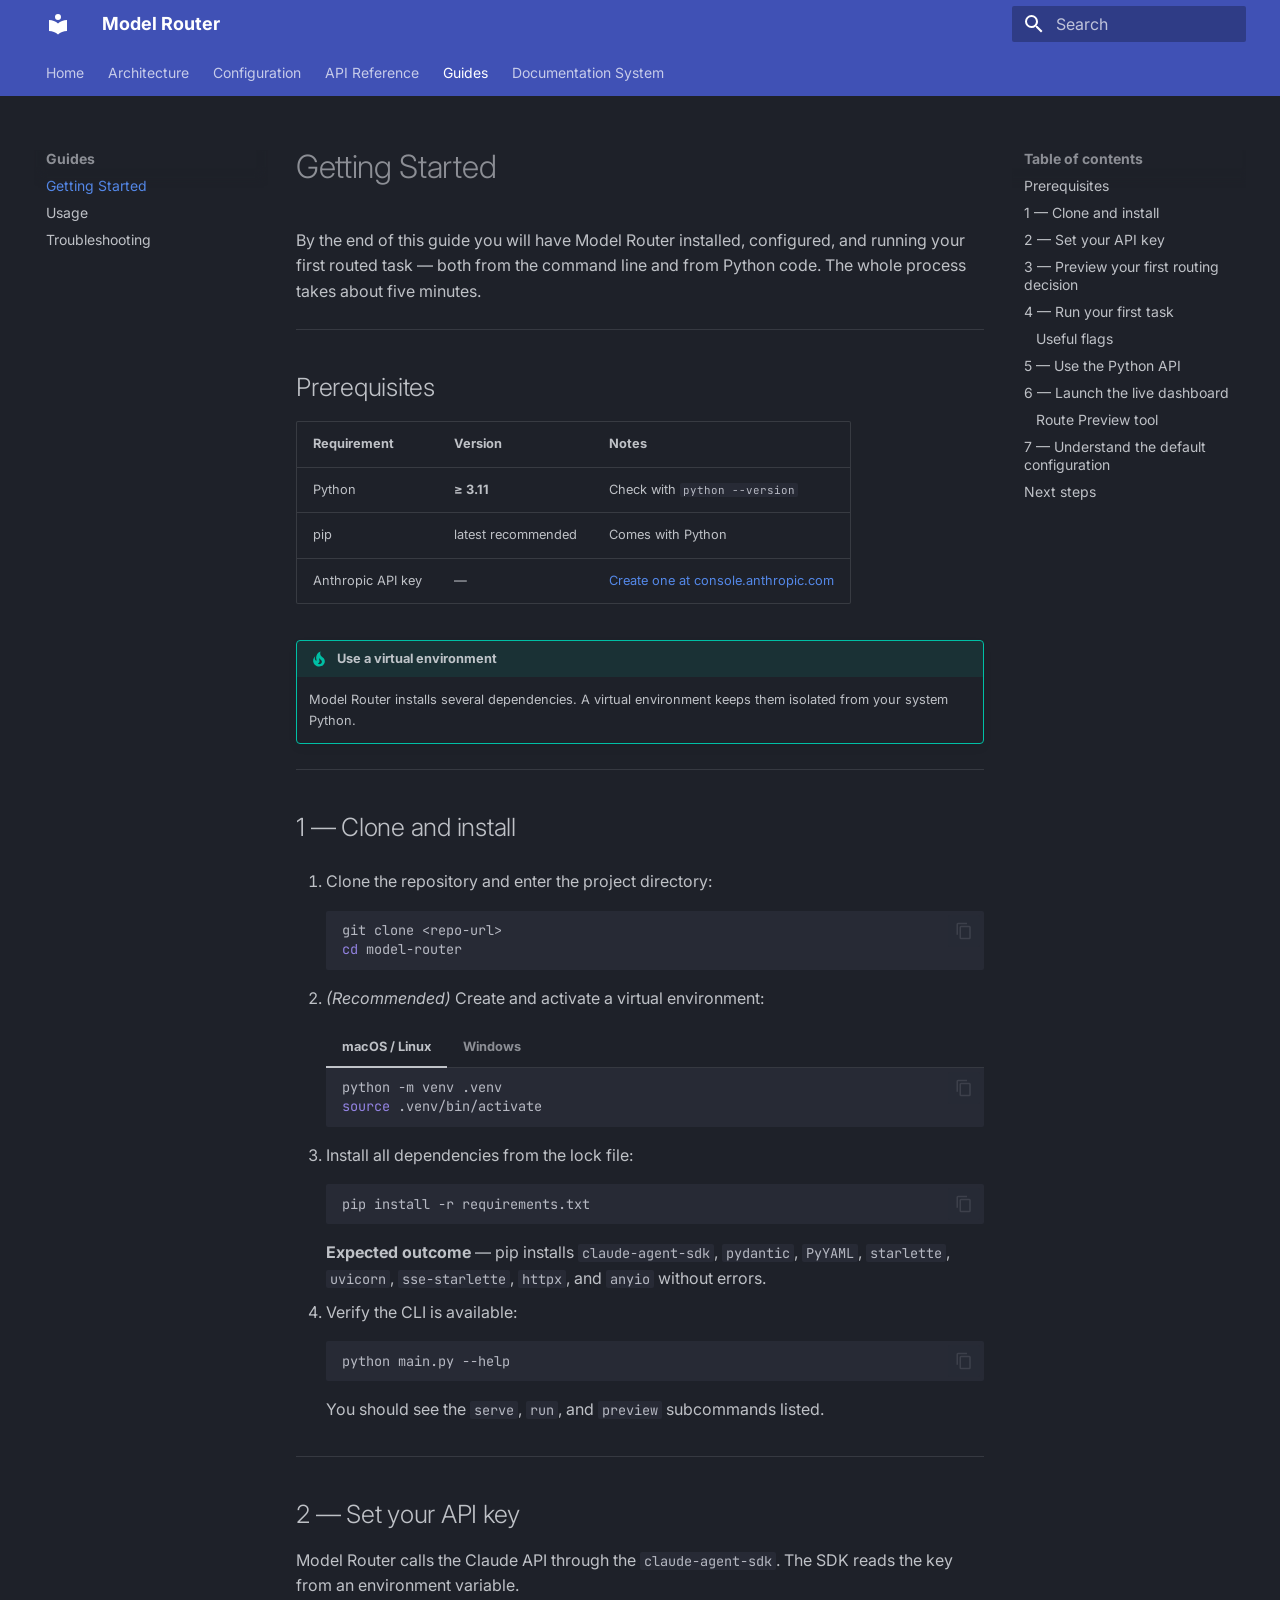
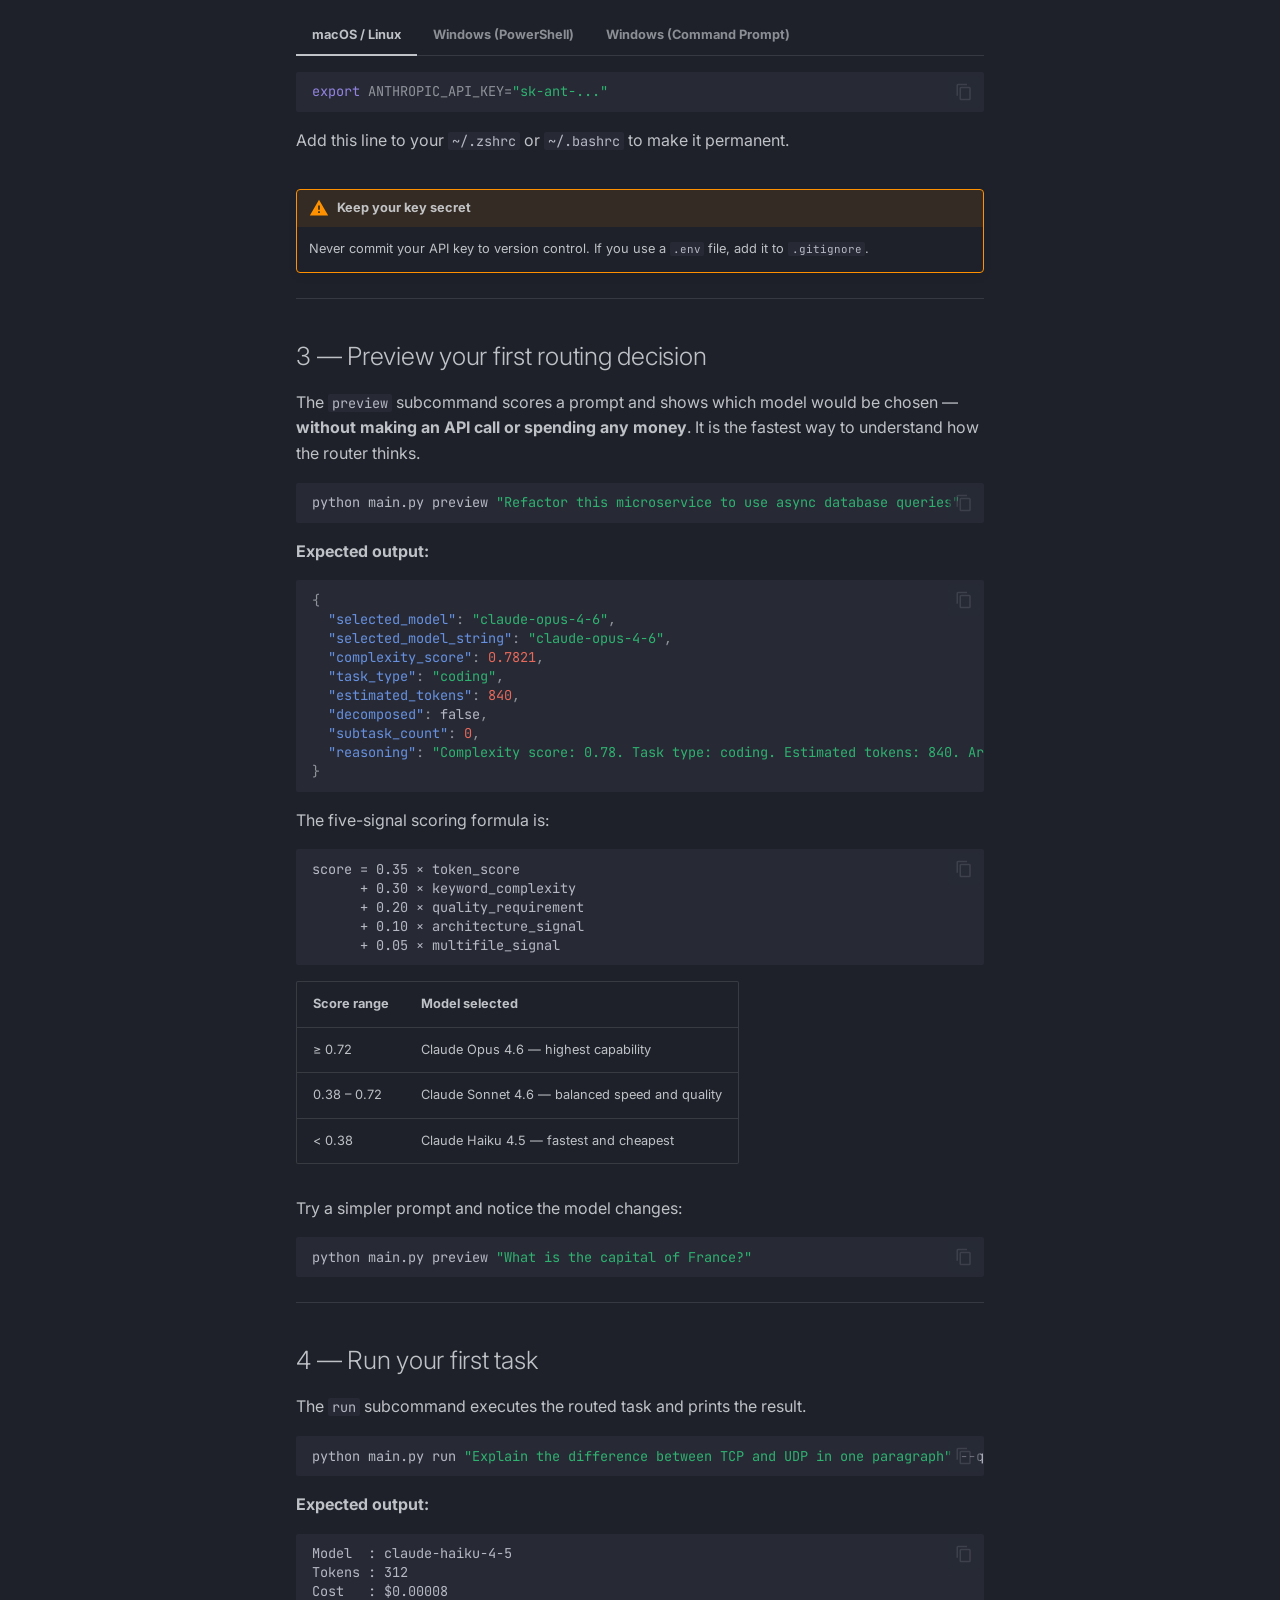
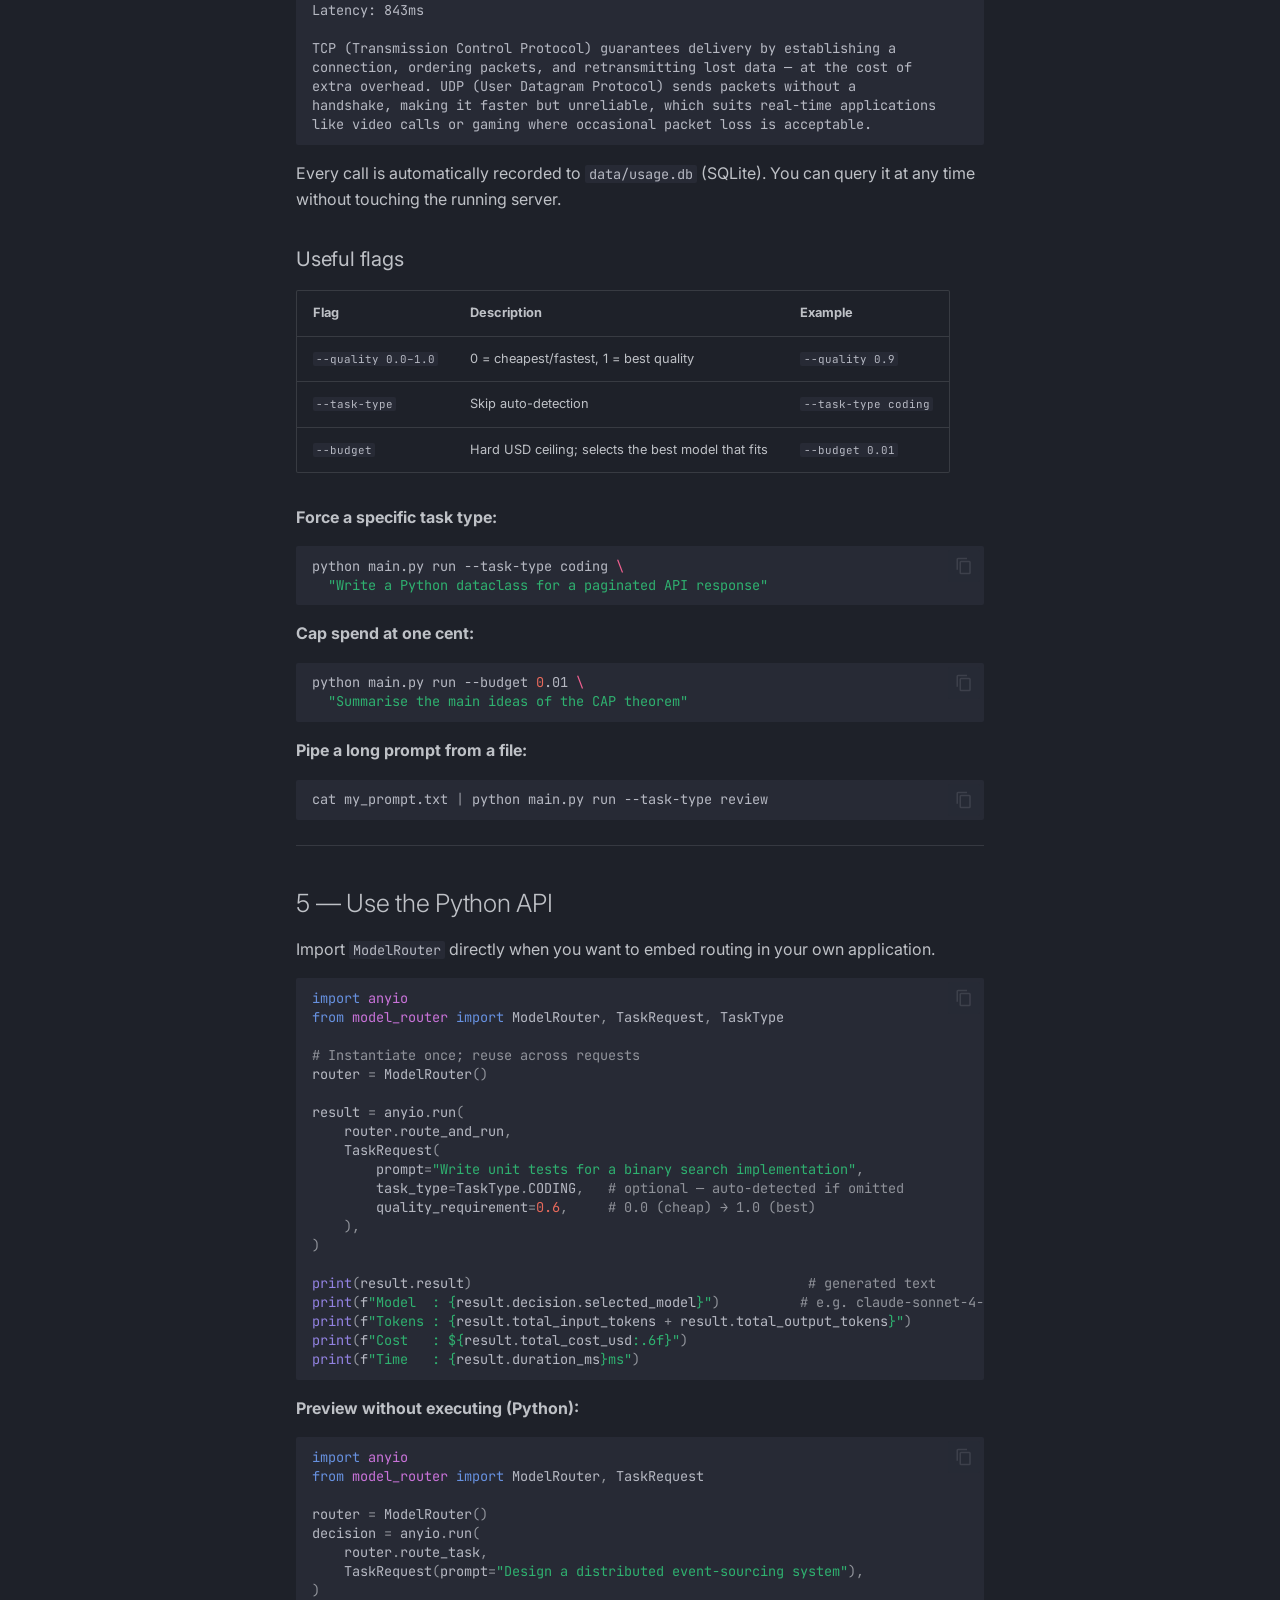
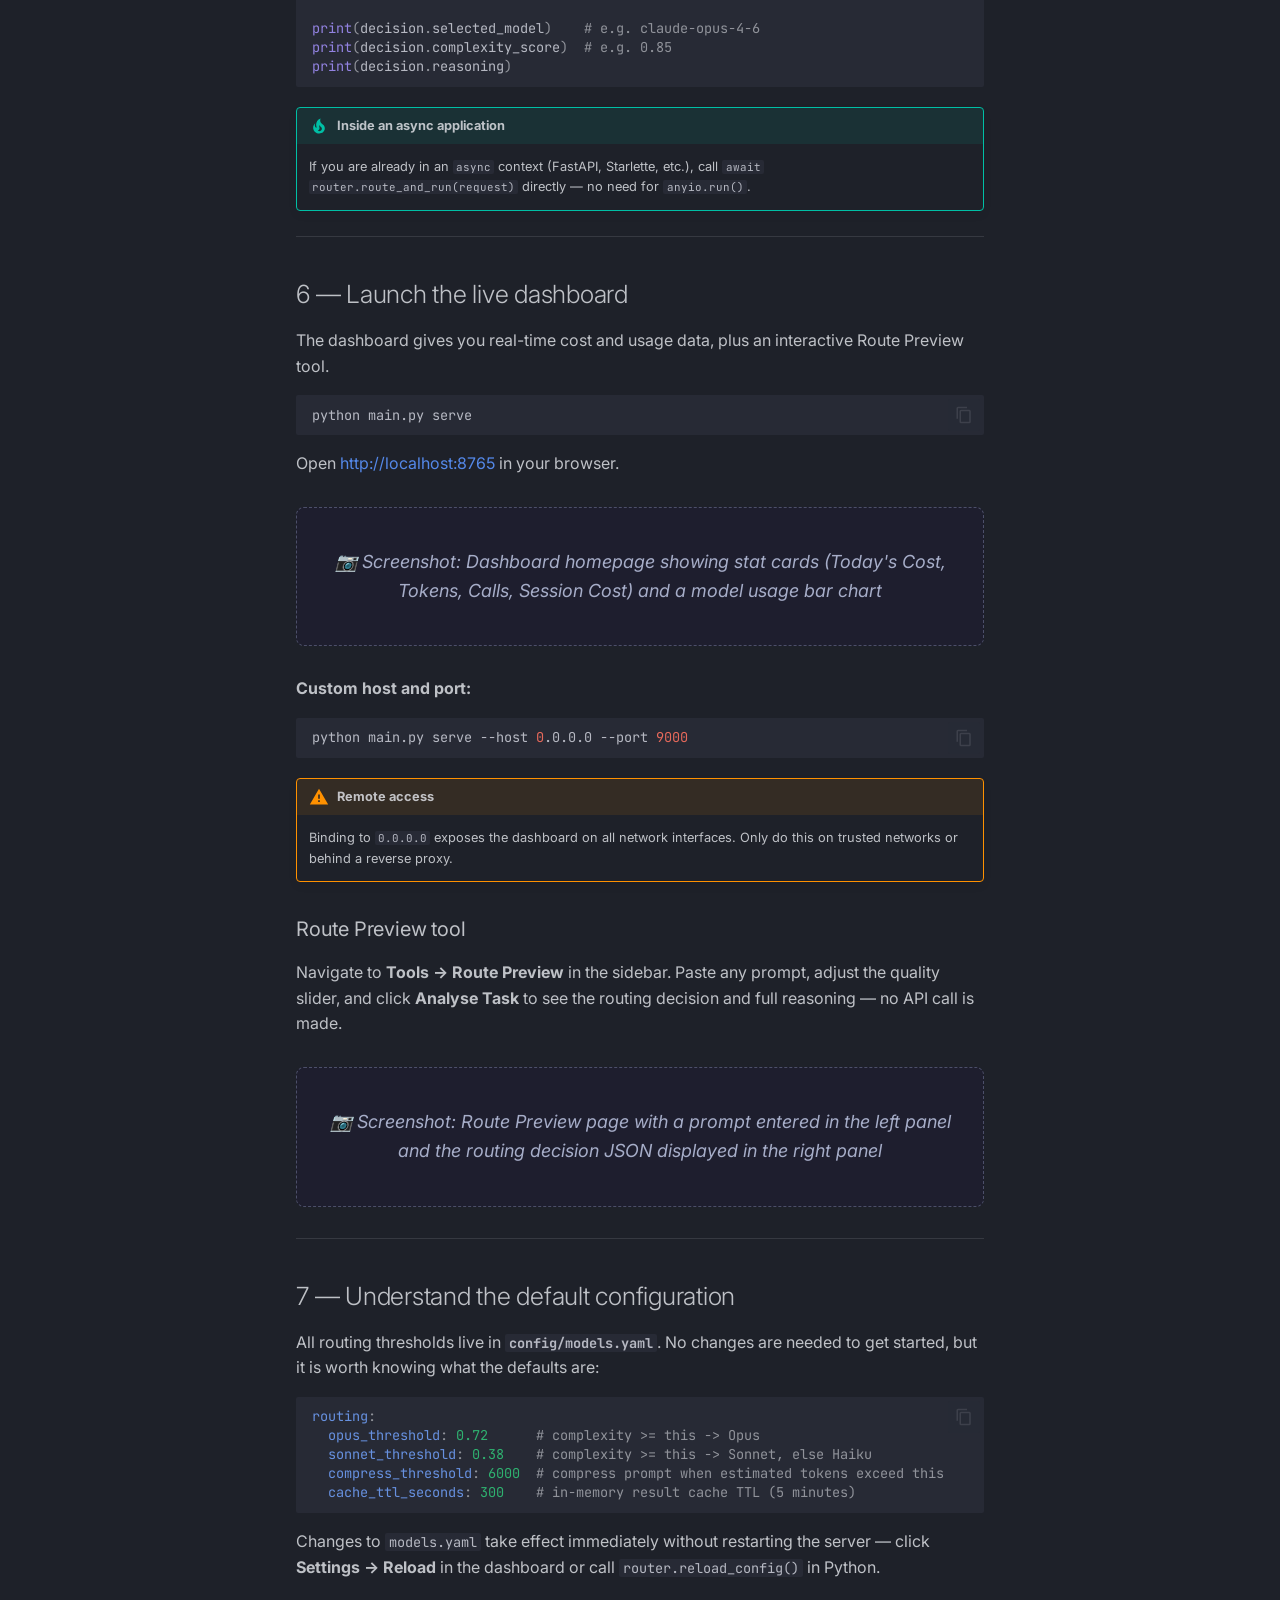
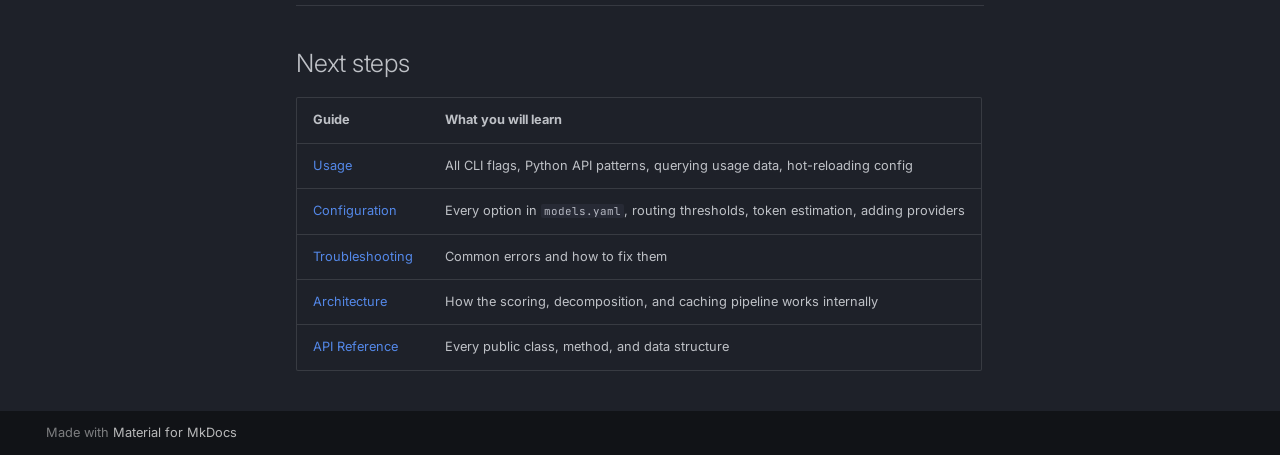
<file: site/guides/getting-started/index.html>
<!doctype html>
<html lang="en" class="no-js">
  <head>
    
      <meta charset="utf-8">
      <meta name="viewport" content="width=device-width,initial-scale=1">
      
        <meta name="description" content="Intelligent AI model routing, orchestration, and cost tracking for Claude">
      
      
      
      
        <link rel="prev" href="../../api/">
      
      
        <link rel="next" href="../usage/">
      
      
        
      
      
      <link rel="icon" href="../../assets/images/favicon.png">
      <meta name="generator" content="mkdocs-1.6.1, mkdocs-material-9.7.6">
    
    
      
        <title>Getting Started - Model Router</title>
      
    
    
      <link rel="stylesheet" href="../../assets/stylesheets/main.484c7ddc.min.css">
      
        
        <link rel="stylesheet" href="../../assets/stylesheets/palette.ab4e12ef.min.css">
      
      


    
    
      
    
    
      
        
        
        <link rel="preconnect" href="https://fonts.gstatic.com" crossorigin>
        <link rel="stylesheet" href="https://fonts.googleapis.com/css?family=Inter:300,300i,400,400i,700,700i%7CJetBrains+Mono:400,400i,700,700i&display=fallback">
        <style>:root{--md-text-font:"Inter";--md-code-font:"JetBrains Mono"}</style>
      
    
    
      <link rel="stylesheet" href="../../assets/extra.css">
    
    <script>__md_scope=new URL("../..",location),__md_hash=e=>[...e].reduce(((e,_)=>(e<<5)-e+_.charCodeAt(0)),0),__md_get=(e,_=localStorage,t=__md_scope)=>JSON.parse(_.getItem(t.pathname+"."+e)),__md_set=(e,_,t=localStorage,a=__md_scope)=>{try{t.setItem(a.pathname+"."+e,JSON.stringify(_))}catch(e){}}</script>
    
      

    
    
  </head>
  
  
    
    
      
    
    
    
    
    <body dir="ltr" data-md-color-scheme="slate" data-md-color-primary="indigo" data-md-color-accent="cyan">
  
    
    <input class="md-toggle" data-md-toggle="drawer" type="checkbox" id="__drawer" autocomplete="off">
    <input class="md-toggle" data-md-toggle="search" type="checkbox" id="__search" autocomplete="off">
    <label class="md-overlay" for="__drawer"></label>
    <div data-md-component="skip">
      
        
        <a href="#getting-started" class="md-skip">
          Skip to content
        </a>
      
    </div>
    <div data-md-component="announce">
      
    </div>
    
    
      

<header class="md-header" data-md-component="header">
  <nav class="md-header__inner md-grid" aria-label="Header">
    <a href="../.." title="Model Router" class="md-header__button md-logo" aria-label="Model Router" data-md-component="logo">
      
  
  <svg xmlns="http://www.w3.org/2000/svg" viewBox="0 0 24 24"><path d="M12 8a3 3 0 0 0 3-3 3 3 0 0 0-3-3 3 3 0 0 0-3 3 3 3 0 0 0 3 3m0 3.54C9.64 9.35 6.5 8 3 8v11c3.5 0 6.64 1.35 9 3.54 2.36-2.19 5.5-3.54 9-3.54V8c-3.5 0-6.64 1.35-9 3.54"/></svg>

    </a>
    <label class="md-header__button md-icon" for="__drawer">
      
      <svg xmlns="http://www.w3.org/2000/svg" viewBox="0 0 24 24"><path d="M3 6h18v2H3zm0 5h18v2H3zm0 5h18v2H3z"/></svg>
    </label>
    <div class="md-header__title" data-md-component="header-title">
      <div class="md-header__ellipsis">
        <div class="md-header__topic">
          <span class="md-ellipsis">
            Model Router
          </span>
        </div>
        <div class="md-header__topic" data-md-component="header-topic">
          <span class="md-ellipsis">
            
              Getting Started
            
          </span>
        </div>
      </div>
    </div>
    
      
        <form class="md-header__option" data-md-component="palette">
  
    
    
    
    <input class="md-option" data-md-color-media="" data-md-color-scheme="slate" data-md-color-primary="indigo" data-md-color-accent="cyan"  aria-hidden="true"  type="radio" name="__palette" id="__palette_0">
    
  
</form>
      
    
    
      <script>var palette=__md_get("__palette");if(palette&&palette.color){if("(prefers-color-scheme)"===palette.color.media){var media=matchMedia("(prefers-color-scheme: light)"),input=document.querySelector(media.matches?"[data-md-color-media='(prefers-color-scheme: light)']":"[data-md-color-media='(prefers-color-scheme: dark)']");palette.color.media=input.getAttribute("data-md-color-media"),palette.color.scheme=input.getAttribute("data-md-color-scheme"),palette.color.primary=input.getAttribute("data-md-color-primary"),palette.color.accent=input.getAttribute("data-md-color-accent")}for(var[key,value]of Object.entries(palette.color))document.body.setAttribute("data-md-color-"+key,value)}</script>
    
    
    
      
      
        <label class="md-header__button md-icon" for="__search">
          
          <svg xmlns="http://www.w3.org/2000/svg" viewBox="0 0 24 24"><path d="M9.5 3A6.5 6.5 0 0 1 16 9.5c0 1.61-.59 3.09-1.56 4.23l.27.27h.79l5 5-1.5 1.5-5-5v-.79l-.27-.27A6.52 6.52 0 0 1 9.5 16 6.5 6.5 0 0 1 3 9.5 6.5 6.5 0 0 1 9.5 3m0 2C7 5 5 7 5 9.5S7 14 9.5 14 14 12 14 9.5 12 5 9.5 5"/></svg>
        </label>
        <div class="md-search" data-md-component="search" role="dialog">
  <label class="md-search__overlay" for="__search"></label>
  <div class="md-search__inner" role="search">
    <form class="md-search__form" name="search">
      <input type="text" class="md-search__input" name="query" aria-label="Search" placeholder="Search" autocapitalize="off" autocorrect="off" autocomplete="off" spellcheck="false" data-md-component="search-query" required>
      <label class="md-search__icon md-icon" for="__search">
        
        <svg xmlns="http://www.w3.org/2000/svg" viewBox="0 0 24 24"><path d="M9.5 3A6.5 6.5 0 0 1 16 9.5c0 1.61-.59 3.09-1.56 4.23l.27.27h.79l5 5-1.5 1.5-5-5v-.79l-.27-.27A6.52 6.52 0 0 1 9.5 16 6.5 6.5 0 0 1 3 9.5 6.5 6.5 0 0 1 9.5 3m0 2C7 5 5 7 5 9.5S7 14 9.5 14 14 12 14 9.5 12 5 9.5 5"/></svg>
        
        <svg xmlns="http://www.w3.org/2000/svg" viewBox="0 0 24 24"><path d="M20 11v2H8l5.5 5.5-1.42 1.42L4.16 12l7.92-7.92L13.5 5.5 8 11z"/></svg>
      </label>
      <nav class="md-search__options" aria-label="Search">
        
        <button type="reset" class="md-search__icon md-icon" title="Clear" aria-label="Clear" tabindex="-1">
          
          <svg xmlns="http://www.w3.org/2000/svg" viewBox="0 0 24 24"><path d="M19 6.41 17.59 5 12 10.59 6.41 5 5 6.41 10.59 12 5 17.59 6.41 19 12 13.41 17.59 19 19 17.59 13.41 12z"/></svg>
        </button>
      </nav>
      
    </form>
    <div class="md-search__output">
      <div class="md-search__scrollwrap" tabindex="0" data-md-scrollfix>
        <div class="md-search-result" data-md-component="search-result">
          <div class="md-search-result__meta">
            Initializing search
          </div>
          <ol class="md-search-result__list" role="presentation"></ol>
        </div>
      </div>
    </div>
  </div>
</div>
      
    
    
  </nav>
  
</header>
    
    <div class="md-container" data-md-component="container">
      
      
        
          
            
<nav class="md-tabs" aria-label="Tabs" data-md-component="tabs">
  <div class="md-grid">
    <ul class="md-tabs__list">
      
        
  
  
  
  
    <li class="md-tabs__item">
      <a href="../.." class="md-tabs__link">
        
  
  
    
  
  Home

      </a>
    </li>
  

      
        
  
  
  
  
    <li class="md-tabs__item">
      <a href="../../architecture/" class="md-tabs__link">
        
  
  
    
  
  Architecture

      </a>
    </li>
  

      
        
  
  
  
  
    <li class="md-tabs__item">
      <a href="../../configuration/" class="md-tabs__link">
        
  
  
    
  
  Configuration

      </a>
    </li>
  

      
        
  
  
  
  
    <li class="md-tabs__item">
      <a href="../../api/" class="md-tabs__link">
        
  
  
    
  
  API Reference

      </a>
    </li>
  

      
        
  
  
  
    
  
  
    
    
      <li class="md-tabs__item md-tabs__item--active">
        <a href="./" class="md-tabs__link">
          
  
  
  Guides

        </a>
      </li>
    
  

      
        
  
  
  
  
    <li class="md-tabs__item">
      <a href="../../doc-assistant/" class="md-tabs__link">
        
  
  
    
  
  Documentation System

      </a>
    </li>
  

      
    </ul>
  </div>
</nav>
          
        
      
      <main class="md-main" data-md-component="main">
        <div class="md-main__inner md-grid">
          
            
              
              <div class="md-sidebar md-sidebar--primary" data-md-component="sidebar" data-md-type="navigation" >
                <div class="md-sidebar__scrollwrap">
                  <div class="md-sidebar__inner">
                    


  


<nav class="md-nav md-nav--primary md-nav--lifted" aria-label="Navigation" data-md-level="0">
  <label class="md-nav__title" for="__drawer">
    <a href="../.." title="Model Router" class="md-nav__button md-logo" aria-label="Model Router" data-md-component="logo">
      
  
  <svg xmlns="http://www.w3.org/2000/svg" viewBox="0 0 24 24"><path d="M12 8a3 3 0 0 0 3-3 3 3 0 0 0-3-3 3 3 0 0 0-3 3 3 3 0 0 0 3 3m0 3.54C9.64 9.35 6.5 8 3 8v11c3.5 0 6.64 1.35 9 3.54 2.36-2.19 5.5-3.54 9-3.54V8c-3.5 0-6.64 1.35-9 3.54"/></svg>

    </a>
    Model Router
  </label>
  
  <ul class="md-nav__list" data-md-scrollfix>
    
      
      
  
  
  
  
    <li class="md-nav__item">
      <a href="../.." class="md-nav__link">
        
  
  
  <span class="md-ellipsis">
    
  
    Home
  

    
  </span>
  
  

      </a>
    </li>
  

    
      
      
  
  
  
  
    <li class="md-nav__item">
      <a href="../../architecture/" class="md-nav__link">
        
  
  
  <span class="md-ellipsis">
    
  
    Architecture
  

    
  </span>
  
  

      </a>
    </li>
  

    
      
      
  
  
  
  
    <li class="md-nav__item">
      <a href="../../configuration/" class="md-nav__link">
        
  
  
  <span class="md-ellipsis">
    
  
    Configuration
  

    
  </span>
  
  

      </a>
    </li>
  

    
      
      
  
  
  
  
    <li class="md-nav__item">
      <a href="../../api/" class="md-nav__link">
        
  
  
  <span class="md-ellipsis">
    
  
    API Reference
  

    
  </span>
  
  

      </a>
    </li>
  

    
      
      
  
  
    
  
  
  
    
    
    
    
      
        
        
      
      
        
      
    
    
    <li class="md-nav__item md-nav__item--active md-nav__item--section md-nav__item--nested">
      
        
        
        <input class="md-nav__toggle md-toggle " type="checkbox" id="__nav_5" checked>
        
          
          <label class="md-nav__link" for="__nav_5" id="__nav_5_label" tabindex="">
            
  
  
  <span class="md-ellipsis">
    
  
    Guides
  

    
  </span>
  
  

            <span class="md-nav__icon md-icon"></span>
          </label>
        
        <nav class="md-nav" data-md-level="1" aria-labelledby="__nav_5_label" aria-expanded="true">
          <label class="md-nav__title" for="__nav_5">
            <span class="md-nav__icon md-icon"></span>
            
  
    Guides
  

          </label>
          <ul class="md-nav__list" data-md-scrollfix>
            
              
                
  
  
    
  
  
  
    <li class="md-nav__item md-nav__item--active">
      
      <input class="md-nav__toggle md-toggle" type="checkbox" id="__toc">
      
      
        
      
      
        <label class="md-nav__link md-nav__link--active" for="__toc">
          
  
  
  <span class="md-ellipsis">
    
  
    Getting Started
  

    
  </span>
  
  

          <span class="md-nav__icon md-icon"></span>
        </label>
      
      <a href="./" class="md-nav__link md-nav__link--active">
        
  
  
  <span class="md-ellipsis">
    
  
    Getting Started
  

    
  </span>
  
  

      </a>
      
        

<nav class="md-nav md-nav--secondary" aria-label="Table of contents">
  
  
  
    
  
  
    <label class="md-nav__title" for="__toc">
      <span class="md-nav__icon md-icon"></span>
      Table of contents
    </label>
    <ul class="md-nav__list" data-md-component="toc" data-md-scrollfix>
      
        <li class="md-nav__item">
  <a href="#prerequisites" class="md-nav__link">
    <span class="md-ellipsis">
      
        Prerequisites
      
    </span>
  </a>
  
</li>
      
        <li class="md-nav__item">
  <a href="#1-clone-and-install" class="md-nav__link">
    <span class="md-ellipsis">
      
        1 — Clone and install
      
    </span>
  </a>
  
</li>
      
        <li class="md-nav__item">
  <a href="#2-set-your-api-key" class="md-nav__link">
    <span class="md-ellipsis">
      
        2 — Set your API key
      
    </span>
  </a>
  
</li>
      
        <li class="md-nav__item">
  <a href="#3-preview-your-first-routing-decision" class="md-nav__link">
    <span class="md-ellipsis">
      
        3 — Preview your first routing decision
      
    </span>
  </a>
  
</li>
      
        <li class="md-nav__item">
  <a href="#4-run-your-first-task" class="md-nav__link">
    <span class="md-ellipsis">
      
        4 — Run your first task
      
    </span>
  </a>
  
    <nav class="md-nav" aria-label="4 — Run your first task">
      <ul class="md-nav__list">
        
          <li class="md-nav__item">
  <a href="#useful-flags" class="md-nav__link">
    <span class="md-ellipsis">
      
        Useful flags
      
    </span>
  </a>
  
</li>
        
      </ul>
    </nav>
  
</li>
      
        <li class="md-nav__item">
  <a href="#5-use-the-python-api" class="md-nav__link">
    <span class="md-ellipsis">
      
        5 — Use the Python API
      
    </span>
  </a>
  
</li>
      
        <li class="md-nav__item">
  <a href="#6-launch-the-live-dashboard" class="md-nav__link">
    <span class="md-ellipsis">
      
        6 — Launch the live dashboard
      
    </span>
  </a>
  
    <nav class="md-nav" aria-label="6 — Launch the live dashboard">
      <ul class="md-nav__list">
        
          <li class="md-nav__item">
  <a href="#route-preview-tool" class="md-nav__link">
    <span class="md-ellipsis">
      
        Route Preview tool
      
    </span>
  </a>
  
</li>
        
      </ul>
    </nav>
  
</li>
      
        <li class="md-nav__item">
  <a href="#7-understand-the-default-configuration" class="md-nav__link">
    <span class="md-ellipsis">
      
        7 — Understand the default configuration
      
    </span>
  </a>
  
</li>
      
        <li class="md-nav__item">
  <a href="#next-steps" class="md-nav__link">
    <span class="md-ellipsis">
      
        Next steps
      
    </span>
  </a>
  
</li>
      
    </ul>
  
</nav>
      
    </li>
  

              
            
              
                
  
  
  
  
    <li class="md-nav__item">
      <a href="../usage/" class="md-nav__link">
        
  
  
  <span class="md-ellipsis">
    
  
    Usage
  

    
  </span>
  
  

      </a>
    </li>
  

              
            
              
                
  
  
  
  
    <li class="md-nav__item">
      <a href="../troubleshooting/" class="md-nav__link">
        
  
  
  <span class="md-ellipsis">
    
  
    Troubleshooting
  

    
  </span>
  
  

      </a>
    </li>
  

              
            
          </ul>
        </nav>
      
    </li>
  

    
      
      
  
  
  
  
    <li class="md-nav__item">
      <a href="../../doc-assistant/" class="md-nav__link">
        
  
  
  <span class="md-ellipsis">
    
  
    Documentation System
  

    
  </span>
  
  

      </a>
    </li>
  

    
  </ul>
</nav>
                  </div>
                </div>
              </div>
            
            
              
              <div class="md-sidebar md-sidebar--secondary" data-md-component="sidebar" data-md-type="toc" >
                <div class="md-sidebar__scrollwrap">
                  <div class="md-sidebar__inner">
                    

<nav class="md-nav md-nav--secondary" aria-label="Table of contents">
  
  
  
    
  
  
    <label class="md-nav__title" for="__toc">
      <span class="md-nav__icon md-icon"></span>
      Table of contents
    </label>
    <ul class="md-nav__list" data-md-component="toc" data-md-scrollfix>
      
        <li class="md-nav__item">
  <a href="#prerequisites" class="md-nav__link">
    <span class="md-ellipsis">
      
        Prerequisites
      
    </span>
  </a>
  
</li>
      
        <li class="md-nav__item">
  <a href="#1-clone-and-install" class="md-nav__link">
    <span class="md-ellipsis">
      
        1 — Clone and install
      
    </span>
  </a>
  
</li>
      
        <li class="md-nav__item">
  <a href="#2-set-your-api-key" class="md-nav__link">
    <span class="md-ellipsis">
      
        2 — Set your API key
      
    </span>
  </a>
  
</li>
      
        <li class="md-nav__item">
  <a href="#3-preview-your-first-routing-decision" class="md-nav__link">
    <span class="md-ellipsis">
      
        3 — Preview your first routing decision
      
    </span>
  </a>
  
</li>
      
        <li class="md-nav__item">
  <a href="#4-run-your-first-task" class="md-nav__link">
    <span class="md-ellipsis">
      
        4 — Run your first task
      
    </span>
  </a>
  
    <nav class="md-nav" aria-label="4 — Run your first task">
      <ul class="md-nav__list">
        
          <li class="md-nav__item">
  <a href="#useful-flags" class="md-nav__link">
    <span class="md-ellipsis">
      
        Useful flags
      
    </span>
  </a>
  
</li>
        
      </ul>
    </nav>
  
</li>
      
        <li class="md-nav__item">
  <a href="#5-use-the-python-api" class="md-nav__link">
    <span class="md-ellipsis">
      
        5 — Use the Python API
      
    </span>
  </a>
  
</li>
      
        <li class="md-nav__item">
  <a href="#6-launch-the-live-dashboard" class="md-nav__link">
    <span class="md-ellipsis">
      
        6 — Launch the live dashboard
      
    </span>
  </a>
  
    <nav class="md-nav" aria-label="6 — Launch the live dashboard">
      <ul class="md-nav__list">
        
          <li class="md-nav__item">
  <a href="#route-preview-tool" class="md-nav__link">
    <span class="md-ellipsis">
      
        Route Preview tool
      
    </span>
  </a>
  
</li>
        
      </ul>
    </nav>
  
</li>
      
        <li class="md-nav__item">
  <a href="#7-understand-the-default-configuration" class="md-nav__link">
    <span class="md-ellipsis">
      
        7 — Understand the default configuration
      
    </span>
  </a>
  
</li>
      
        <li class="md-nav__item">
  <a href="#next-steps" class="md-nav__link">
    <span class="md-ellipsis">
      
        Next steps
      
    </span>
  </a>
  
</li>
      
    </ul>
  
</nav>
                  </div>
                </div>
              </div>
            
          
          
            <div class="md-content" data-md-component="content">
              
              <article class="md-content__inner md-typeset">
                
                  



<h1 id="getting-started">Getting Started<a class="headerlink" href="#getting-started" title="Permanent link">&para;</a></h1>
<p>By the end of this guide you will have Model Router installed, configured, and running your first routed task — both from the command line and from Python code. The whole process takes about five minutes.</p>
<hr />
<h2 id="prerequisites">Prerequisites<a class="headerlink" href="#prerequisites" title="Permanent link">&para;</a></h2>
<table>
<thead>
<tr>
<th>Requirement</th>
<th>Version</th>
<th>Notes</th>
</tr>
</thead>
<tbody>
<tr>
<td>Python</td>
<td><strong>≥ 3.11</strong></td>
<td>Check with <code>python --version</code></td>
</tr>
<tr>
<td>pip</td>
<td>latest recommended</td>
<td>Comes with Python</td>
</tr>
<tr>
<td>Anthropic API key</td>
<td>—</td>
<td><a href="https://console.anthropic.com">Create one at console.anthropic.com</a></td>
</tr>
</tbody>
</table>
<div class="admonition tip">
<p class="admonition-title">Use a virtual environment</p>
<p>Model Router installs several dependencies. A virtual environment keeps them isolated from your system Python.</p>
</div>
<hr />
<h2 id="1-clone-and-install">1 — Clone and install<a class="headerlink" href="#1-clone-and-install" title="Permanent link">&para;</a></h2>
<ol>
<li>
<p>Clone the repository and enter the project directory:</p>
<div class="highlight"><pre><span></span><code><a id="__codelineno-0-1" name="__codelineno-0-1" href="#__codelineno-0-1"></a>git<span class="w"> </span>clone<span class="w"> </span>&lt;repo-url&gt;
<a id="__codelineno-0-2" name="__codelineno-0-2" href="#__codelineno-0-2"></a><span class="nb">cd</span><span class="w"> </span>model-router
</code></pre></div>
</li>
<li>
<p><em>(Recommended)</em> Create and activate a virtual environment:</p>
<div class="tabbed-set tabbed-alternate" data-tabs="1:2"><input checked="checked" id="__tabbed_1_1" name="__tabbed_1" type="radio" /><input id="__tabbed_1_2" name="__tabbed_1" type="radio" /><div class="tabbed-labels"><label for="__tabbed_1_1">macOS / Linux</label><label for="__tabbed_1_2">Windows</label></div>
<div class="tabbed-content">
<div class="tabbed-block">
<div class="highlight"><pre><span></span><code><a id="__codelineno-1-1" name="__codelineno-1-1" href="#__codelineno-1-1"></a>python<span class="w"> </span>-m<span class="w"> </span>venv<span class="w"> </span>.venv
<a id="__codelineno-1-2" name="__codelineno-1-2" href="#__codelineno-1-2"></a><span class="nb">source</span><span class="w"> </span>.venv/bin/activate
</code></pre></div>
</div>
<div class="tabbed-block">
<div class="highlight"><pre><span></span><code><a id="__codelineno-2-1" name="__codelineno-2-1" href="#__codelineno-2-1"></a>python -m venv .venv
<a id="__codelineno-2-2" name="__codelineno-2-2" href="#__codelineno-2-2"></a>.venv\Scripts\activate
</code></pre></div>
</div>
</div>
</div>
</li>
<li>
<p>Install all dependencies from the lock file:</p>
<div class="highlight"><pre><span></span><code><a id="__codelineno-3-1" name="__codelineno-3-1" href="#__codelineno-3-1"></a>pip<span class="w"> </span>install<span class="w"> </span>-r<span class="w"> </span>requirements.txt
</code></pre></div>
<p><strong>Expected outcome</strong> — pip installs <code>claude-agent-sdk</code>, <code>pydantic</code>, <code>PyYAML</code>, <code>starlette</code>, <code>uvicorn</code>, <code>sse-starlette</code>, <code>httpx</code>, and <code>anyio</code> without errors.</p>
</li>
<li>
<p>Verify the CLI is available:</p>
<div class="highlight"><pre><span></span><code><a id="__codelineno-4-1" name="__codelineno-4-1" href="#__codelineno-4-1"></a>python<span class="w"> </span>main.py<span class="w"> </span>--help
</code></pre></div>
<p>You should see the <code>serve</code>, <code>run</code>, and <code>preview</code> subcommands listed.</p>
</li>
</ol>
<hr />
<h2 id="2-set-your-api-key">2 — Set your API key<a class="headerlink" href="#2-set-your-api-key" title="Permanent link">&para;</a></h2>
<p>Model Router calls the Claude API through the <code>claude-agent-sdk</code>. The SDK reads the key from an environment variable.</p>
<div class="tabbed-set tabbed-alternate" data-tabs="2:3"><input checked="checked" id="__tabbed_2_1" name="__tabbed_2" type="radio" /><input id="__tabbed_2_2" name="__tabbed_2" type="radio" /><input id="__tabbed_2_3" name="__tabbed_2" type="radio" /><div class="tabbed-labels"><label for="__tabbed_2_1">macOS / Linux</label><label for="__tabbed_2_2">Windows (PowerShell)</label><label for="__tabbed_2_3">Windows (Command Prompt)</label></div>
<div class="tabbed-content">
<div class="tabbed-block">
<p><div class="highlight"><pre><span></span><code><a id="__codelineno-5-1" name="__codelineno-5-1" href="#__codelineno-5-1"></a><span class="nb">export</span><span class="w"> </span><span class="nv">ANTHROPIC_API_KEY</span><span class="o">=</span><span class="s2">&quot;sk-ant-...&quot;</span>
</code></pre></div>
Add this line to your <code>~/.zshrc</code> or <code>~/.bashrc</code> to make it permanent.</p>
</div>
<div class="tabbed-block">
<div class="highlight"><pre><span></span><code><a id="__codelineno-6-1" name="__codelineno-6-1" href="#__codelineno-6-1"></a><span class="nv">$env:ANTHROPIC_API_KEY</span> <span class="p">=</span> <span class="s2">&quot;sk-ant-...&quot;</span>
</code></pre></div>
</div>
<div class="tabbed-block">
<div class="highlight"><pre><span></span><code><a id="__codelineno-7-1" name="__codelineno-7-1" href="#__codelineno-7-1"></a><span class="k">set</span> <span class="nv">ANTHROPIC_API_KEY</span><span class="p">=</span>sk-ant-...
</code></pre></div>
</div>
</div>
</div>
<div class="admonition warning">
<p class="admonition-title">Keep your key secret</p>
<p>Never commit your API key to version control. If you use a <code>.env</code> file, add it to <code>.gitignore</code>.</p>
</div>
<hr />
<h2 id="3-preview-your-first-routing-decision">3 — Preview your first routing decision<a class="headerlink" href="#3-preview-your-first-routing-decision" title="Permanent link">&para;</a></h2>
<p>The <code>preview</code> subcommand scores a prompt and shows which model would be chosen — <strong>without making an API call or spending any money</strong>. It is the fastest way to understand how the router thinks.</p>
<div class="highlight"><pre><span></span><code><a id="__codelineno-8-1" name="__codelineno-8-1" href="#__codelineno-8-1"></a>python<span class="w"> </span>main.py<span class="w"> </span>preview<span class="w"> </span><span class="s2">&quot;Refactor this microservice to use async database queries&quot;</span>
</code></pre></div>
<p><strong>Expected output:</strong></p>
<div class="highlight"><pre><span></span><code><a id="__codelineno-9-1" name="__codelineno-9-1" href="#__codelineno-9-1"></a><span class="p">{</span>
<a id="__codelineno-9-2" name="__codelineno-9-2" href="#__codelineno-9-2"></a><span class="w">  </span><span class="nt">&quot;selected_model&quot;</span><span class="p">:</span><span class="w"> </span><span class="s2">&quot;claude-opus-4-6&quot;</span><span class="p">,</span>
<a id="__codelineno-9-3" name="__codelineno-9-3" href="#__codelineno-9-3"></a><span class="w">  </span><span class="nt">&quot;selected_model_string&quot;</span><span class="p">:</span><span class="w"> </span><span class="s2">&quot;claude-opus-4-6&quot;</span><span class="p">,</span>
<a id="__codelineno-9-4" name="__codelineno-9-4" href="#__codelineno-9-4"></a><span class="w">  </span><span class="nt">&quot;complexity_score&quot;</span><span class="p">:</span><span class="w"> </span><span class="mf">0.7821</span><span class="p">,</span>
<a id="__codelineno-9-5" name="__codelineno-9-5" href="#__codelineno-9-5"></a><span class="w">  </span><span class="nt">&quot;task_type&quot;</span><span class="p">:</span><span class="w"> </span><span class="s2">&quot;coding&quot;</span><span class="p">,</span>
<a id="__codelineno-9-6" name="__codelineno-9-6" href="#__codelineno-9-6"></a><span class="w">  </span><span class="nt">&quot;estimated_tokens&quot;</span><span class="p">:</span><span class="w"> </span><span class="mi">840</span><span class="p">,</span>
<a id="__codelineno-9-7" name="__codelineno-9-7" href="#__codelineno-9-7"></a><span class="w">  </span><span class="nt">&quot;decomposed&quot;</span><span class="p">:</span><span class="w"> </span><span class="kc">false</span><span class="p">,</span>
<a id="__codelineno-9-8" name="__codelineno-9-8" href="#__codelineno-9-8"></a><span class="w">  </span><span class="nt">&quot;subtask_count&quot;</span><span class="p">:</span><span class="w"> </span><span class="mi">0</span><span class="p">,</span>
<a id="__codelineno-9-9" name="__codelineno-9-9" href="#__codelineno-9-9"></a><span class="w">  </span><span class="nt">&quot;reasoning&quot;</span><span class="p">:</span><span class="w"> </span><span class="s2">&quot;Complexity score: 0.78. Task type: coding. Estimated tokens: 840. Architecture/design signals detected. Code content detected. Selected: Opus 4.6 (highest capability).&quot;</span>
<a id="__codelineno-9-10" name="__codelineno-9-10" href="#__codelineno-9-10"></a><span class="p">}</span>
</code></pre></div>
<p>The five-signal scoring formula is:</p>
<div class="highlight"><pre><span></span><code><a id="__codelineno-10-1" name="__codelineno-10-1" href="#__codelineno-10-1"></a>score = 0.35 × token_score
<a id="__codelineno-10-2" name="__codelineno-10-2" href="#__codelineno-10-2"></a>      + 0.30 × keyword_complexity
<a id="__codelineno-10-3" name="__codelineno-10-3" href="#__codelineno-10-3"></a>      + 0.20 × quality_requirement
<a id="__codelineno-10-4" name="__codelineno-10-4" href="#__codelineno-10-4"></a>      + 0.10 × architecture_signal
<a id="__codelineno-10-5" name="__codelineno-10-5" href="#__codelineno-10-5"></a>      + 0.05 × multifile_signal
</code></pre></div>
<table>
<thead>
<tr>
<th>Score range</th>
<th>Model selected</th>
</tr>
</thead>
<tbody>
<tr>
<td>≥ 0.72</td>
<td>Claude Opus 4.6 — highest capability</td>
</tr>
<tr>
<td>0.38 – 0.72</td>
<td>Claude Sonnet 4.6 — balanced speed and quality</td>
</tr>
<tr>
<td>&lt; 0.38</td>
<td>Claude Haiku 4.5 — fastest and cheapest</td>
</tr>
</tbody>
</table>
<p>Try a simpler prompt and notice the model changes:</p>
<div class="highlight"><pre><span></span><code><a id="__codelineno-11-1" name="__codelineno-11-1" href="#__codelineno-11-1"></a>python<span class="w"> </span>main.py<span class="w"> </span>preview<span class="w"> </span><span class="s2">&quot;What is the capital of France?&quot;</span>
</code></pre></div>
<hr />
<h2 id="4-run-your-first-task">4 — Run your first task<a class="headerlink" href="#4-run-your-first-task" title="Permanent link">&para;</a></h2>
<p>The <code>run</code> subcommand executes the routed task and prints the result.</p>
<div class="highlight"><pre><span></span><code><a id="__codelineno-12-1" name="__codelineno-12-1" href="#__codelineno-12-1"></a>python<span class="w"> </span>main.py<span class="w"> </span>run<span class="w"> </span><span class="s2">&quot;Explain the difference between TCP and UDP in one paragraph&quot;</span><span class="w"> </span>--quality<span class="w"> </span><span class="m">0</span>.3
</code></pre></div>
<p><strong>Expected output:</strong></p>
<div class="highlight"><pre><span></span><code><a id="__codelineno-13-1" name="__codelineno-13-1" href="#__codelineno-13-1"></a>Model  : claude-haiku-4-5
<a id="__codelineno-13-2" name="__codelineno-13-2" href="#__codelineno-13-2"></a>Tokens : 312
<a id="__codelineno-13-3" name="__codelineno-13-3" href="#__codelineno-13-3"></a>Cost   : $0.00008
<a id="__codelineno-13-4" name="__codelineno-13-4" href="#__codelineno-13-4"></a>Latency: 843ms
<a id="__codelineno-13-5" name="__codelineno-13-5" href="#__codelineno-13-5"></a>
<a id="__codelineno-13-6" name="__codelineno-13-6" href="#__codelineno-13-6"></a>TCP (Transmission Control Protocol) guarantees delivery by establishing a
<a id="__codelineno-13-7" name="__codelineno-13-7" href="#__codelineno-13-7"></a>connection, ordering packets, and retransmitting lost data — at the cost of
<a id="__codelineno-13-8" name="__codelineno-13-8" href="#__codelineno-13-8"></a>extra overhead. UDP (User Datagram Protocol) sends packets without a
<a id="__codelineno-13-9" name="__codelineno-13-9" href="#__codelineno-13-9"></a>handshake, making it faster but unreliable, which suits real-time applications
<a id="__codelineno-13-10" name="__codelineno-13-10" href="#__codelineno-13-10"></a>like video calls or gaming where occasional packet loss is acceptable.
</code></pre></div>
<p>Every call is automatically recorded to <code>data/usage.db</code> (SQLite). You can query it at any time without touching the running server.</p>
<h3 id="useful-flags">Useful flags<a class="headerlink" href="#useful-flags" title="Permanent link">&para;</a></h3>
<table>
<thead>
<tr>
<th>Flag</th>
<th>Description</th>
<th>Example</th>
</tr>
</thead>
<tbody>
<tr>
<td><code>--quality 0.0–1.0</code></td>
<td>0 = cheapest/fastest, 1 = best quality</td>
<td><code>--quality 0.9</code></td>
</tr>
<tr>
<td><code>--task-type</code></td>
<td>Skip auto-detection</td>
<td><code>--task-type coding</code></td>
</tr>
<tr>
<td><code>--budget</code></td>
<td>Hard USD ceiling; selects the best model that fits</td>
<td><code>--budget 0.01</code></td>
</tr>
</tbody>
</table>
<p><strong>Force a specific task type:</strong></p>
<div class="highlight"><pre><span></span><code><a id="__codelineno-14-1" name="__codelineno-14-1" href="#__codelineno-14-1"></a>python<span class="w"> </span>main.py<span class="w"> </span>run<span class="w"> </span>--task-type<span class="w"> </span>coding<span class="w"> </span><span class="se">\</span>
<a id="__codelineno-14-2" name="__codelineno-14-2" href="#__codelineno-14-2"></a><span class="w">  </span><span class="s2">&quot;Write a Python dataclass for a paginated API response&quot;</span>
</code></pre></div>
<p><strong>Cap spend at one cent:</strong></p>
<div class="highlight"><pre><span></span><code><a id="__codelineno-15-1" name="__codelineno-15-1" href="#__codelineno-15-1"></a>python<span class="w"> </span>main.py<span class="w"> </span>run<span class="w"> </span>--budget<span class="w"> </span><span class="m">0</span>.01<span class="w"> </span><span class="se">\</span>
<a id="__codelineno-15-2" name="__codelineno-15-2" href="#__codelineno-15-2"></a><span class="w">  </span><span class="s2">&quot;Summarise the main ideas of the CAP theorem&quot;</span>
</code></pre></div>
<p><strong>Pipe a long prompt from a file:</strong></p>
<div class="highlight"><pre><span></span><code><a id="__codelineno-16-1" name="__codelineno-16-1" href="#__codelineno-16-1"></a>cat<span class="w"> </span>my_prompt.txt<span class="w"> </span><span class="p">|</span><span class="w"> </span>python<span class="w"> </span>main.py<span class="w"> </span>run<span class="w"> </span>--task-type<span class="w"> </span>review
</code></pre></div>
<hr />
<h2 id="5-use-the-python-api">5 — Use the Python API<a class="headerlink" href="#5-use-the-python-api" title="Permanent link">&para;</a></h2>
<p>Import <code>ModelRouter</code> directly when you want to embed routing in your own application.</p>
<div class="highlight"><pre><span></span><code><a id="__codelineno-17-1" name="__codelineno-17-1" href="#__codelineno-17-1"></a><span class="kn">import</span><span class="w"> </span><span class="nn">anyio</span>
<a id="__codelineno-17-2" name="__codelineno-17-2" href="#__codelineno-17-2"></a><span class="kn">from</span><span class="w"> </span><span class="nn">model_router</span><span class="w"> </span><span class="kn">import</span> <span class="n">ModelRouter</span><span class="p">,</span> <span class="n">TaskRequest</span><span class="p">,</span> <span class="n">TaskType</span>
<a id="__codelineno-17-3" name="__codelineno-17-3" href="#__codelineno-17-3"></a>
<a id="__codelineno-17-4" name="__codelineno-17-4" href="#__codelineno-17-4"></a><span class="c1"># Instantiate once; reuse across requests</span>
<a id="__codelineno-17-5" name="__codelineno-17-5" href="#__codelineno-17-5"></a><span class="n">router</span> <span class="o">=</span> <span class="n">ModelRouter</span><span class="p">()</span>
<a id="__codelineno-17-6" name="__codelineno-17-6" href="#__codelineno-17-6"></a>
<a id="__codelineno-17-7" name="__codelineno-17-7" href="#__codelineno-17-7"></a><span class="n">result</span> <span class="o">=</span> <span class="n">anyio</span><span class="o">.</span><span class="n">run</span><span class="p">(</span>
<a id="__codelineno-17-8" name="__codelineno-17-8" href="#__codelineno-17-8"></a>    <span class="n">router</span><span class="o">.</span><span class="n">route_and_run</span><span class="p">,</span>
<a id="__codelineno-17-9" name="__codelineno-17-9" href="#__codelineno-17-9"></a>    <span class="n">TaskRequest</span><span class="p">(</span>
<a id="__codelineno-17-10" name="__codelineno-17-10" href="#__codelineno-17-10"></a>        <span class="n">prompt</span><span class="o">=</span><span class="s2">&quot;Write unit tests for a binary search implementation&quot;</span><span class="p">,</span>
<a id="__codelineno-17-11" name="__codelineno-17-11" href="#__codelineno-17-11"></a>        <span class="n">task_type</span><span class="o">=</span><span class="n">TaskType</span><span class="o">.</span><span class="n">CODING</span><span class="p">,</span>   <span class="c1"># optional — auto-detected if omitted</span>
<a id="__codelineno-17-12" name="__codelineno-17-12" href="#__codelineno-17-12"></a>        <span class="n">quality_requirement</span><span class="o">=</span><span class="mf">0.6</span><span class="p">,</span>     <span class="c1"># 0.0 (cheap) → 1.0 (best)</span>
<a id="__codelineno-17-13" name="__codelineno-17-13" href="#__codelineno-17-13"></a>    <span class="p">),</span>
<a id="__codelineno-17-14" name="__codelineno-17-14" href="#__codelineno-17-14"></a><span class="p">)</span>
<a id="__codelineno-17-15" name="__codelineno-17-15" href="#__codelineno-17-15"></a>
<a id="__codelineno-17-16" name="__codelineno-17-16" href="#__codelineno-17-16"></a><span class="nb">print</span><span class="p">(</span><span class="n">result</span><span class="o">.</span><span class="n">result</span><span class="p">)</span>                                          <span class="c1"># generated text</span>
<a id="__codelineno-17-17" name="__codelineno-17-17" href="#__codelineno-17-17"></a><span class="nb">print</span><span class="p">(</span><span class="sa">f</span><span class="s2">&quot;Model  : </span><span class="si">{</span><span class="n">result</span><span class="o">.</span><span class="n">decision</span><span class="o">.</span><span class="n">selected_model</span><span class="si">}</span><span class="s2">&quot;</span><span class="p">)</span>          <span class="c1"># e.g. claude-sonnet-4-6</span>
<a id="__codelineno-17-18" name="__codelineno-17-18" href="#__codelineno-17-18"></a><span class="nb">print</span><span class="p">(</span><span class="sa">f</span><span class="s2">&quot;Tokens : </span><span class="si">{</span><span class="n">result</span><span class="o">.</span><span class="n">total_input_tokens</span><span class="w"> </span><span class="o">+</span><span class="w"> </span><span class="n">result</span><span class="o">.</span><span class="n">total_output_tokens</span><span class="si">}</span><span class="s2">&quot;</span><span class="p">)</span>
<a id="__codelineno-17-19" name="__codelineno-17-19" href="#__codelineno-17-19"></a><span class="nb">print</span><span class="p">(</span><span class="sa">f</span><span class="s2">&quot;Cost   : $</span><span class="si">{</span><span class="n">result</span><span class="o">.</span><span class="n">total_cost_usd</span><span class="si">:</span><span class="s2">.6f</span><span class="si">}</span><span class="s2">&quot;</span><span class="p">)</span>
<a id="__codelineno-17-20" name="__codelineno-17-20" href="#__codelineno-17-20"></a><span class="nb">print</span><span class="p">(</span><span class="sa">f</span><span class="s2">&quot;Time   : </span><span class="si">{</span><span class="n">result</span><span class="o">.</span><span class="n">duration_ms</span><span class="si">}</span><span class="s2">ms&quot;</span><span class="p">)</span>
</code></pre></div>
<p><strong>Preview without executing (Python):</strong></p>
<div class="highlight"><pre><span></span><code><a id="__codelineno-18-1" name="__codelineno-18-1" href="#__codelineno-18-1"></a><span class="kn">import</span><span class="w"> </span><span class="nn">anyio</span>
<a id="__codelineno-18-2" name="__codelineno-18-2" href="#__codelineno-18-2"></a><span class="kn">from</span><span class="w"> </span><span class="nn">model_router</span><span class="w"> </span><span class="kn">import</span> <span class="n">ModelRouter</span><span class="p">,</span> <span class="n">TaskRequest</span>
<a id="__codelineno-18-3" name="__codelineno-18-3" href="#__codelineno-18-3"></a>
<a id="__codelineno-18-4" name="__codelineno-18-4" href="#__codelineno-18-4"></a><span class="n">router</span> <span class="o">=</span> <span class="n">ModelRouter</span><span class="p">()</span>
<a id="__codelineno-18-5" name="__codelineno-18-5" href="#__codelineno-18-5"></a><span class="n">decision</span> <span class="o">=</span> <span class="n">anyio</span><span class="o">.</span><span class="n">run</span><span class="p">(</span>
<a id="__codelineno-18-6" name="__codelineno-18-6" href="#__codelineno-18-6"></a>    <span class="n">router</span><span class="o">.</span><span class="n">route_task</span><span class="p">,</span>
<a id="__codelineno-18-7" name="__codelineno-18-7" href="#__codelineno-18-7"></a>    <span class="n">TaskRequest</span><span class="p">(</span><span class="n">prompt</span><span class="o">=</span><span class="s2">&quot;Design a distributed event-sourcing system&quot;</span><span class="p">),</span>
<a id="__codelineno-18-8" name="__codelineno-18-8" href="#__codelineno-18-8"></a><span class="p">)</span>
<a id="__codelineno-18-9" name="__codelineno-18-9" href="#__codelineno-18-9"></a>
<a id="__codelineno-18-10" name="__codelineno-18-10" href="#__codelineno-18-10"></a><span class="nb">print</span><span class="p">(</span><span class="n">decision</span><span class="o">.</span><span class="n">selected_model</span><span class="p">)</span>    <span class="c1"># e.g. claude-opus-4-6</span>
<a id="__codelineno-18-11" name="__codelineno-18-11" href="#__codelineno-18-11"></a><span class="nb">print</span><span class="p">(</span><span class="n">decision</span><span class="o">.</span><span class="n">complexity_score</span><span class="p">)</span>  <span class="c1"># e.g. 0.85</span>
<a id="__codelineno-18-12" name="__codelineno-18-12" href="#__codelineno-18-12"></a><span class="nb">print</span><span class="p">(</span><span class="n">decision</span><span class="o">.</span><span class="n">reasoning</span><span class="p">)</span>
</code></pre></div>
<div class="admonition tip">
<p class="admonition-title">Inside an async application</p>
<p>If you are already in an <code>async</code> context (FastAPI, Starlette, etc.), call <code>await router.route_and_run(request)</code> directly — no need for <code>anyio.run()</code>.</p>
</div>
<hr />
<h2 id="6-launch-the-live-dashboard">6 — Launch the live dashboard<a class="headerlink" href="#6-launch-the-live-dashboard" title="Permanent link">&para;</a></h2>
<p>The dashboard gives you real-time cost and usage data, plus an interactive Route Preview tool.</p>
<div class="highlight"><pre><span></span><code><a id="__codelineno-19-1" name="__codelineno-19-1" href="#__codelineno-19-1"></a>python<span class="w"> </span>main.py<span class="w"> </span>serve
</code></pre></div>
<p>Open <a href="http://localhost:8765">http://localhost:8765</a> in your browser.</p>
<div class="screenshot-placeholder">
  📷 Screenshot: Dashboard homepage showing stat cards (Today's Cost, Tokens, Calls, Session Cost) and a model usage bar chart
</div>

<p><strong>Custom host and port:</strong></p>
<div class="highlight"><pre><span></span><code><a id="__codelineno-20-1" name="__codelineno-20-1" href="#__codelineno-20-1"></a>python<span class="w"> </span>main.py<span class="w"> </span>serve<span class="w"> </span>--host<span class="w"> </span><span class="m">0</span>.0.0.0<span class="w"> </span>--port<span class="w"> </span><span class="m">9000</span>
</code></pre></div>
<div class="admonition warning">
<p class="admonition-title">Remote access</p>
<p>Binding to <code>0.0.0.0</code> exposes the dashboard on all network interfaces. Only do this on trusted networks or behind a reverse proxy.</p>
</div>
<h3 id="route-preview-tool">Route Preview tool<a class="headerlink" href="#route-preview-tool" title="Permanent link">&para;</a></h3>
<p>Navigate to <strong>Tools → Route Preview</strong> in the sidebar. Paste any prompt, adjust the quality slider, and click <strong>Analyse Task</strong> to see the routing decision and full reasoning — no API call is made.</p>
<div class="screenshot-placeholder">
  📷 Screenshot: Route Preview page with a prompt entered in the left panel and the routing decision JSON displayed in the right panel
</div>

<hr />
<h2 id="7-understand-the-default-configuration">7 — Understand the default configuration<a class="headerlink" href="#7-understand-the-default-configuration" title="Permanent link">&para;</a></h2>
<p>All routing thresholds live in <strong><code>config/models.yaml</code></strong>. No changes are needed to get started, but it is worth knowing what the defaults are:</p>
<div class="highlight"><pre><span></span><code><a id="__codelineno-21-1" name="__codelineno-21-1" href="#__codelineno-21-1"></a><span class="nt">routing</span><span class="p">:</span>
<a id="__codelineno-21-2" name="__codelineno-21-2" href="#__codelineno-21-2"></a><span class="w">  </span><span class="nt">opus_threshold</span><span class="p">:</span><span class="w"> </span><span class="l l-Scalar l-Scalar-Plain">0.72</span><span class="w">      </span><span class="c1"># complexity &gt;= this -&gt; Opus</span>
<a id="__codelineno-21-3" name="__codelineno-21-3" href="#__codelineno-21-3"></a><span class="w">  </span><span class="nt">sonnet_threshold</span><span class="p">:</span><span class="w"> </span><span class="l l-Scalar l-Scalar-Plain">0.38</span><span class="w">    </span><span class="c1"># complexity &gt;= this -&gt; Sonnet, else Haiku</span>
<a id="__codelineno-21-4" name="__codelineno-21-4" href="#__codelineno-21-4"></a><span class="w">  </span><span class="nt">compress_threshold</span><span class="p">:</span><span class="w"> </span><span class="l l-Scalar l-Scalar-Plain">6000</span><span class="w">  </span><span class="c1"># compress prompt when estimated tokens exceed this</span>
<a id="__codelineno-21-5" name="__codelineno-21-5" href="#__codelineno-21-5"></a><span class="w">  </span><span class="nt">cache_ttl_seconds</span><span class="p">:</span><span class="w"> </span><span class="l l-Scalar l-Scalar-Plain">300</span><span class="w">    </span><span class="c1"># in-memory result cache TTL (5 minutes)</span>
</code></pre></div>
<p>Changes to <code>models.yaml</code> take effect immediately without restarting the server — click <strong>Settings → Reload</strong> in the dashboard or call <code>router.reload_config()</code> in Python.</p>
<hr />
<h2 id="next-steps">Next steps<a class="headerlink" href="#next-steps" title="Permanent link">&para;</a></h2>
<table>
<thead>
<tr>
<th>Guide</th>
<th>What you will learn</th>
</tr>
</thead>
<tbody>
<tr>
<td><a href="../usage/">Usage</a></td>
<td>All CLI flags, Python API patterns, querying usage data, hot-reloading config</td>
</tr>
<tr>
<td><a href="../../configuration/">Configuration</a></td>
<td>Every option in <code>models.yaml</code>, routing thresholds, token estimation, adding providers</td>
</tr>
<tr>
<td><a href="../troubleshooting/">Troubleshooting</a></td>
<td>Common errors and how to fix them</td>
</tr>
<tr>
<td><a href="../../architecture/">Architecture</a></td>
<td>How the scoring, decomposition, and caching pipeline works internally</td>
</tr>
<tr>
<td><a href="../../api/">API Reference</a></td>
<td>Every public class, method, and data structure</td>
</tr>
</tbody>
</table>












                
              </article>
            </div>
          
          
<script>var target=document.getElementById(location.hash.slice(1));target&&target.name&&(target.checked=target.name.startsWith("__tabbed_"))</script>
        </div>
        
          <button type="button" class="md-top md-icon" data-md-component="top" hidden>
  
  <svg xmlns="http://www.w3.org/2000/svg" viewBox="0 0 24 24"><path d="M13 20h-2V8l-5.5 5.5-1.42-1.42L12 4.16l7.92 7.92-1.42 1.42L13 8z"/></svg>
  Back to top
</button>
        
      </main>
      
        <footer class="md-footer">
  
  <div class="md-footer-meta md-typeset">
    <div class="md-footer-meta__inner md-grid">
      <div class="md-copyright">
  
  
    Made with
    <a href="https://squidfunk.github.io/mkdocs-material/" target="_blank" rel="noopener">
      Material for MkDocs
    </a>
  
</div>
      
    </div>
  </div>
</footer>
      
    </div>
    <div class="md-dialog" data-md-component="dialog">
      <div class="md-dialog__inner md-typeset"></div>
    </div>
    
    
    
      
      
      <script id="__config" type="application/json">{"annotate": null, "base": "../..", "features": ["navigation.tabs", "navigation.sections", "navigation.top", "search.highlight", "content.code.copy"], "search": "../../assets/javascripts/workers/search.2c215733.min.js", "tags": null, "translations": {"clipboard.copied": "Copied to clipboard", "clipboard.copy": "Copy to clipboard", "search.result.more.one": "1 more on this page", "search.result.more.other": "# more on this page", "search.result.none": "No matching documents", "search.result.one": "1 matching document", "search.result.other": "# matching documents", "search.result.placeholder": "Type to start searching", "search.result.term.missing": "Missing", "select.version": "Select version"}, "version": null}</script>
    
    
      <script src="../../assets/javascripts/bundle.79ae519e.min.js"></script>
      
    
  </body>
</html>
</file>
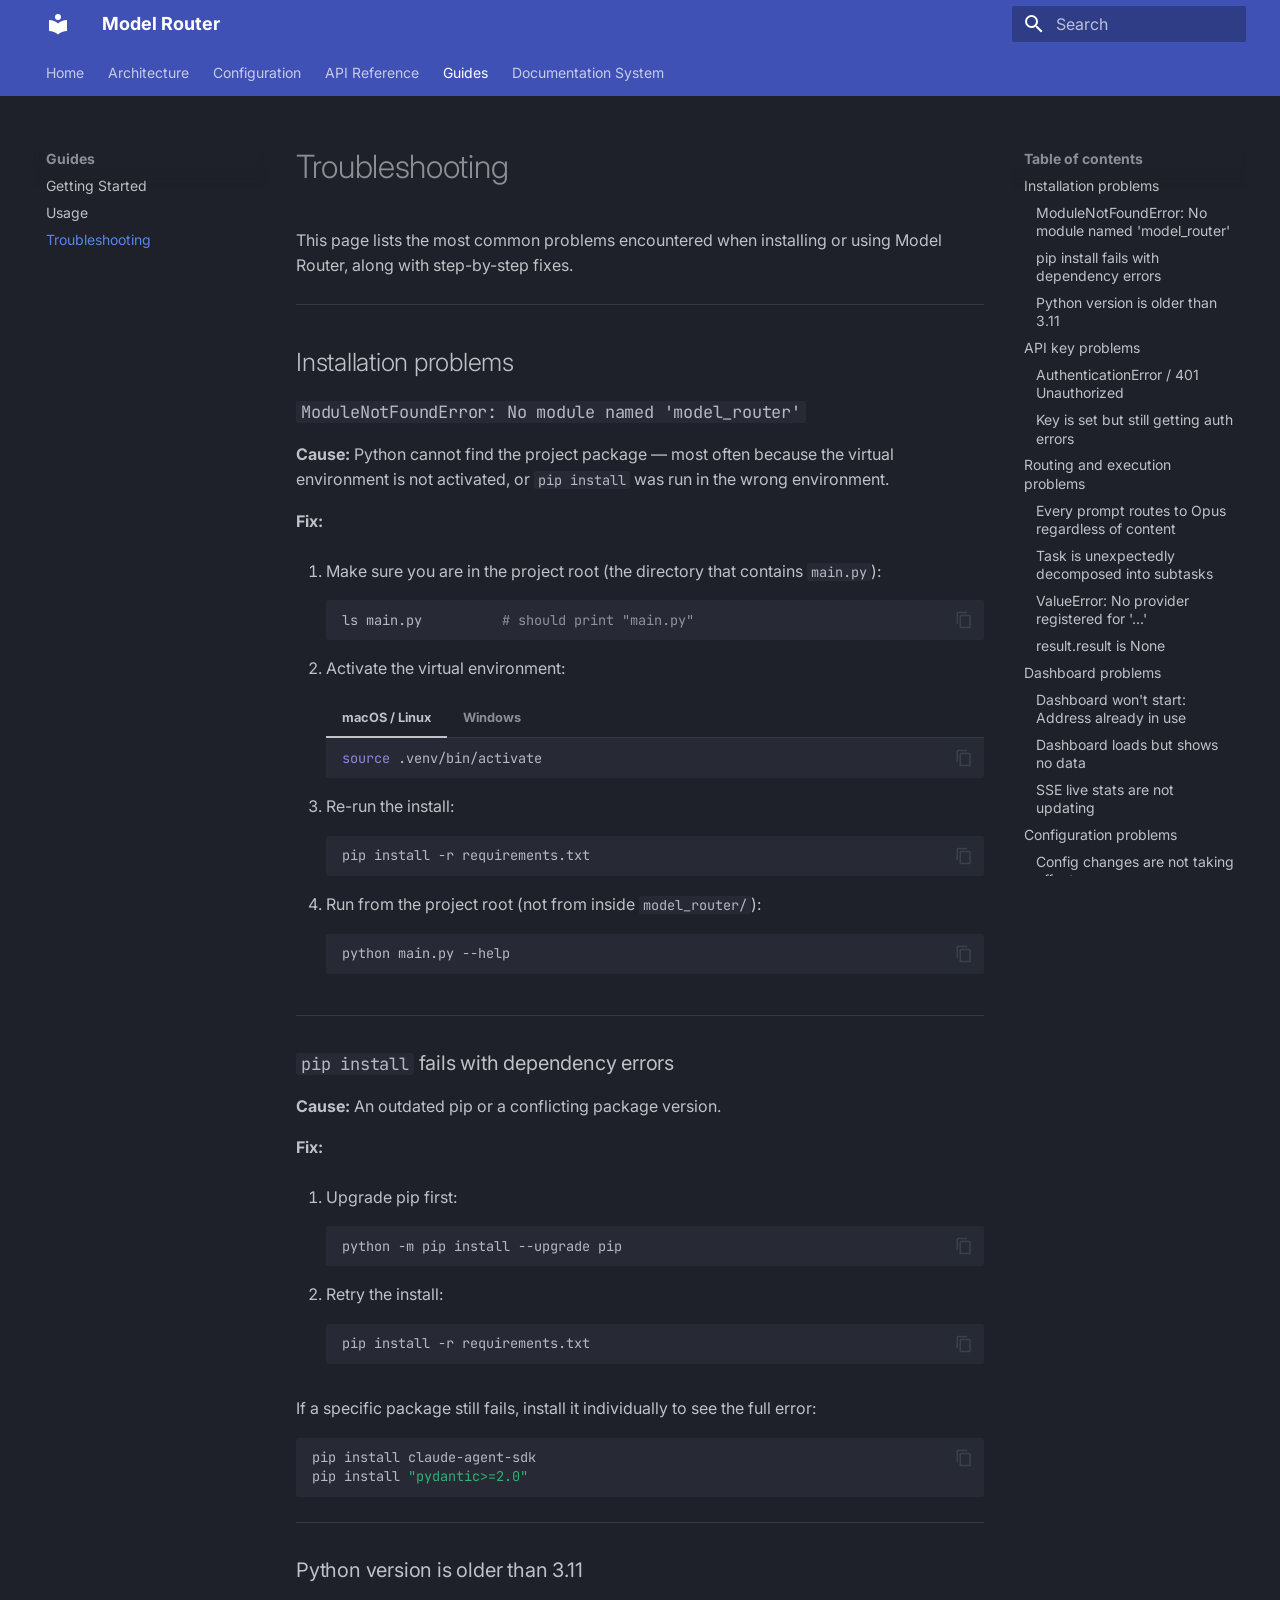
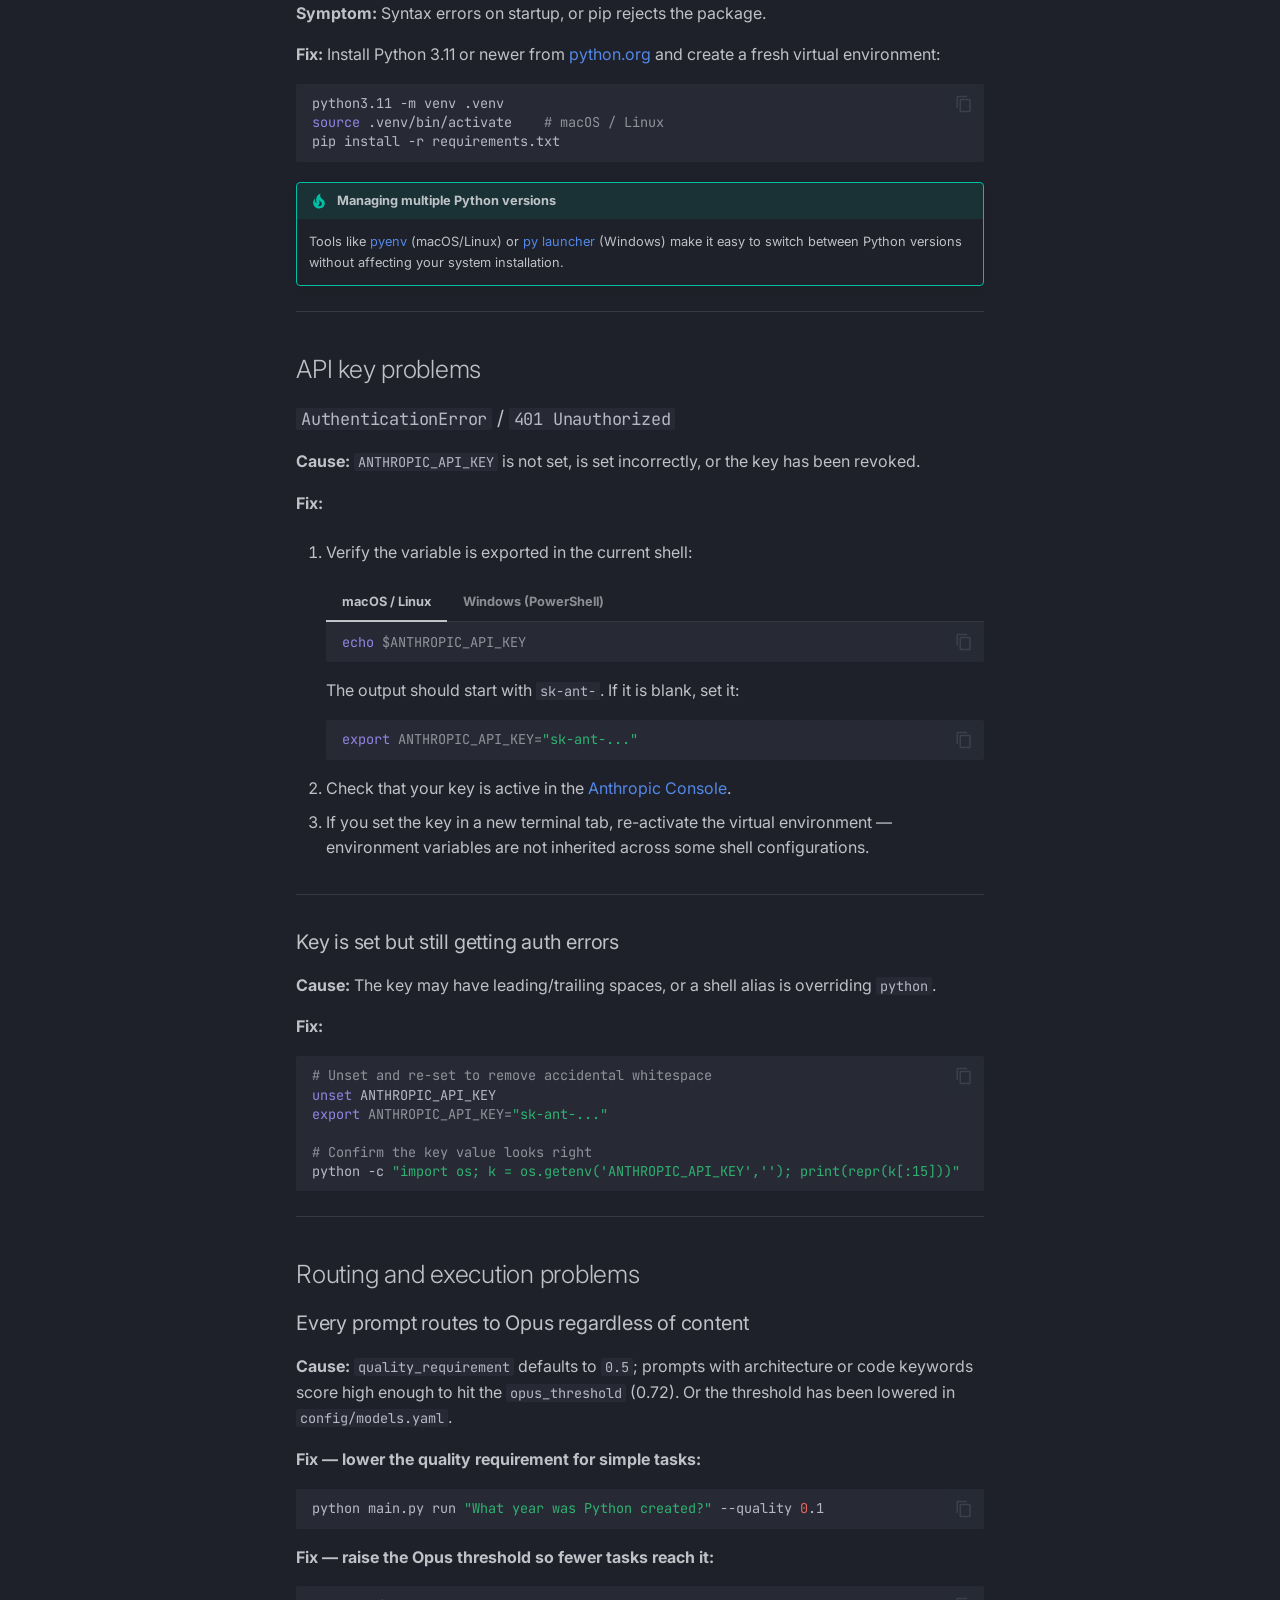
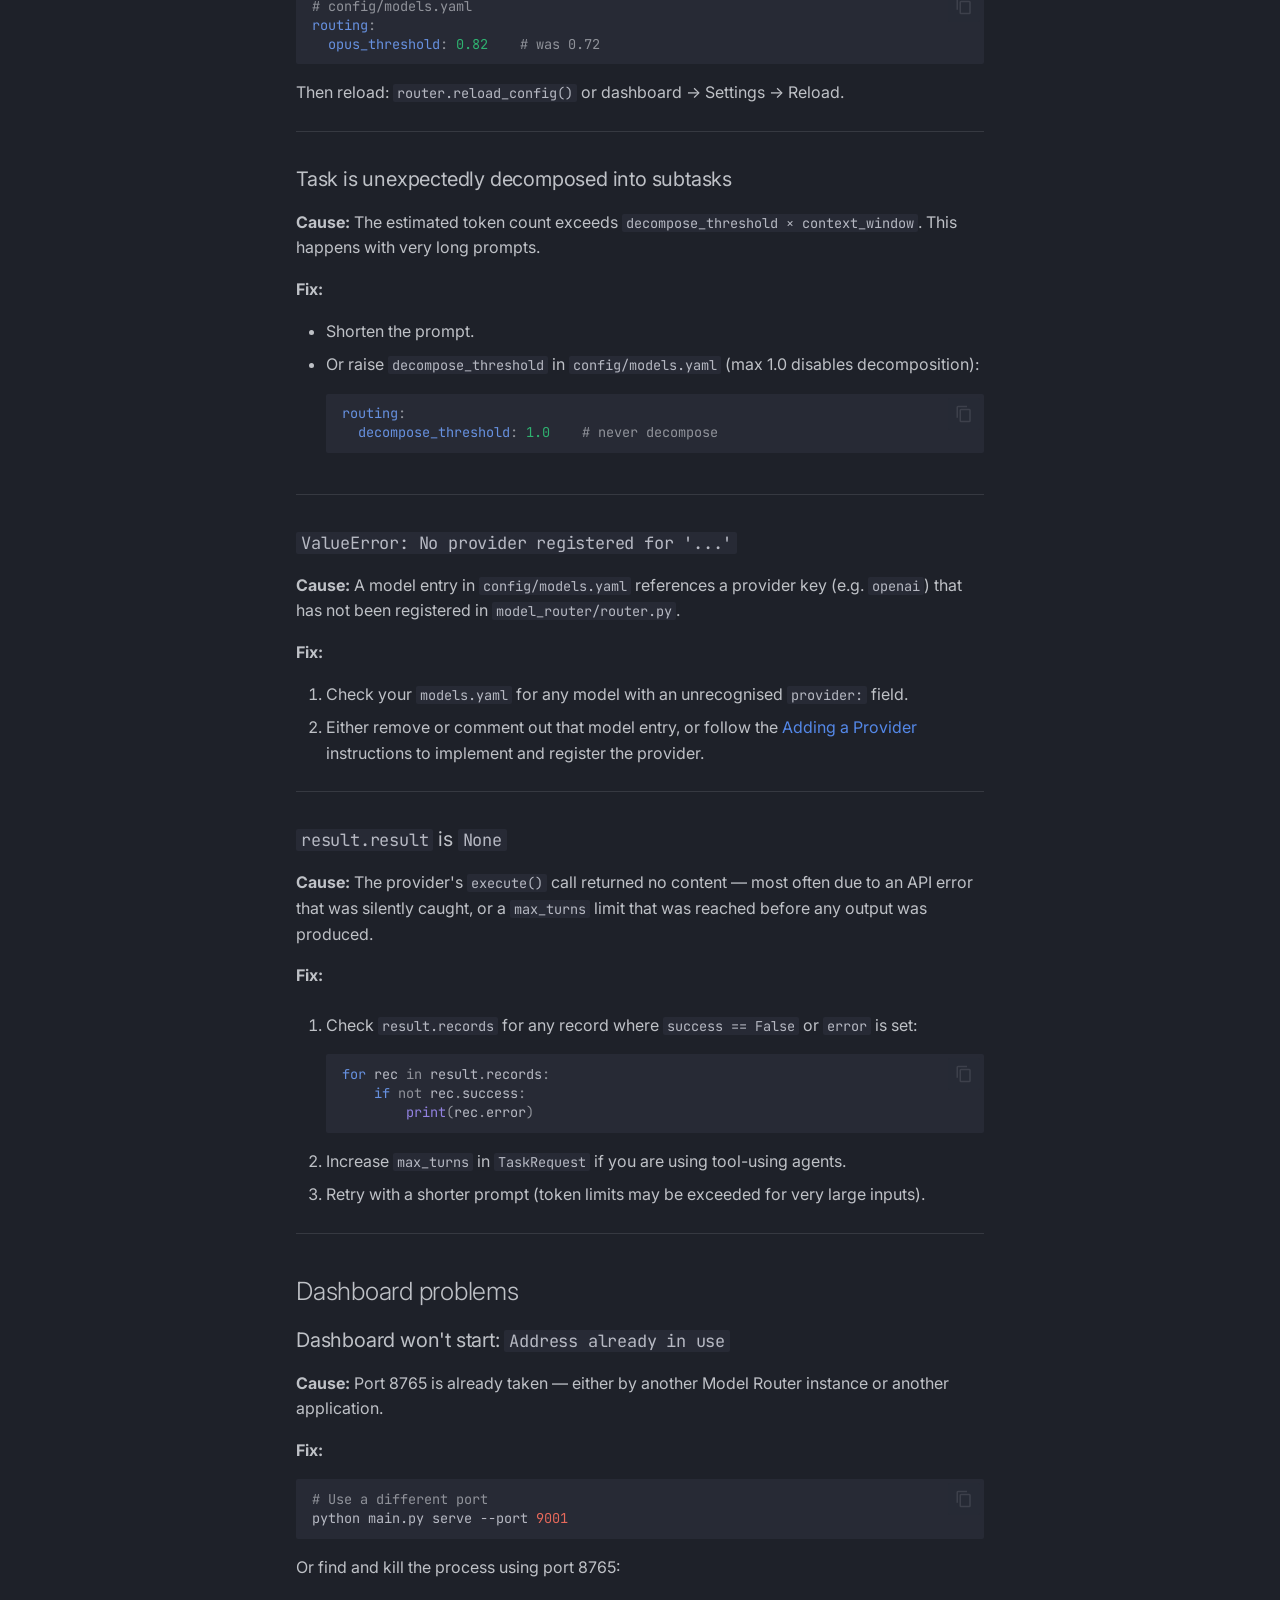
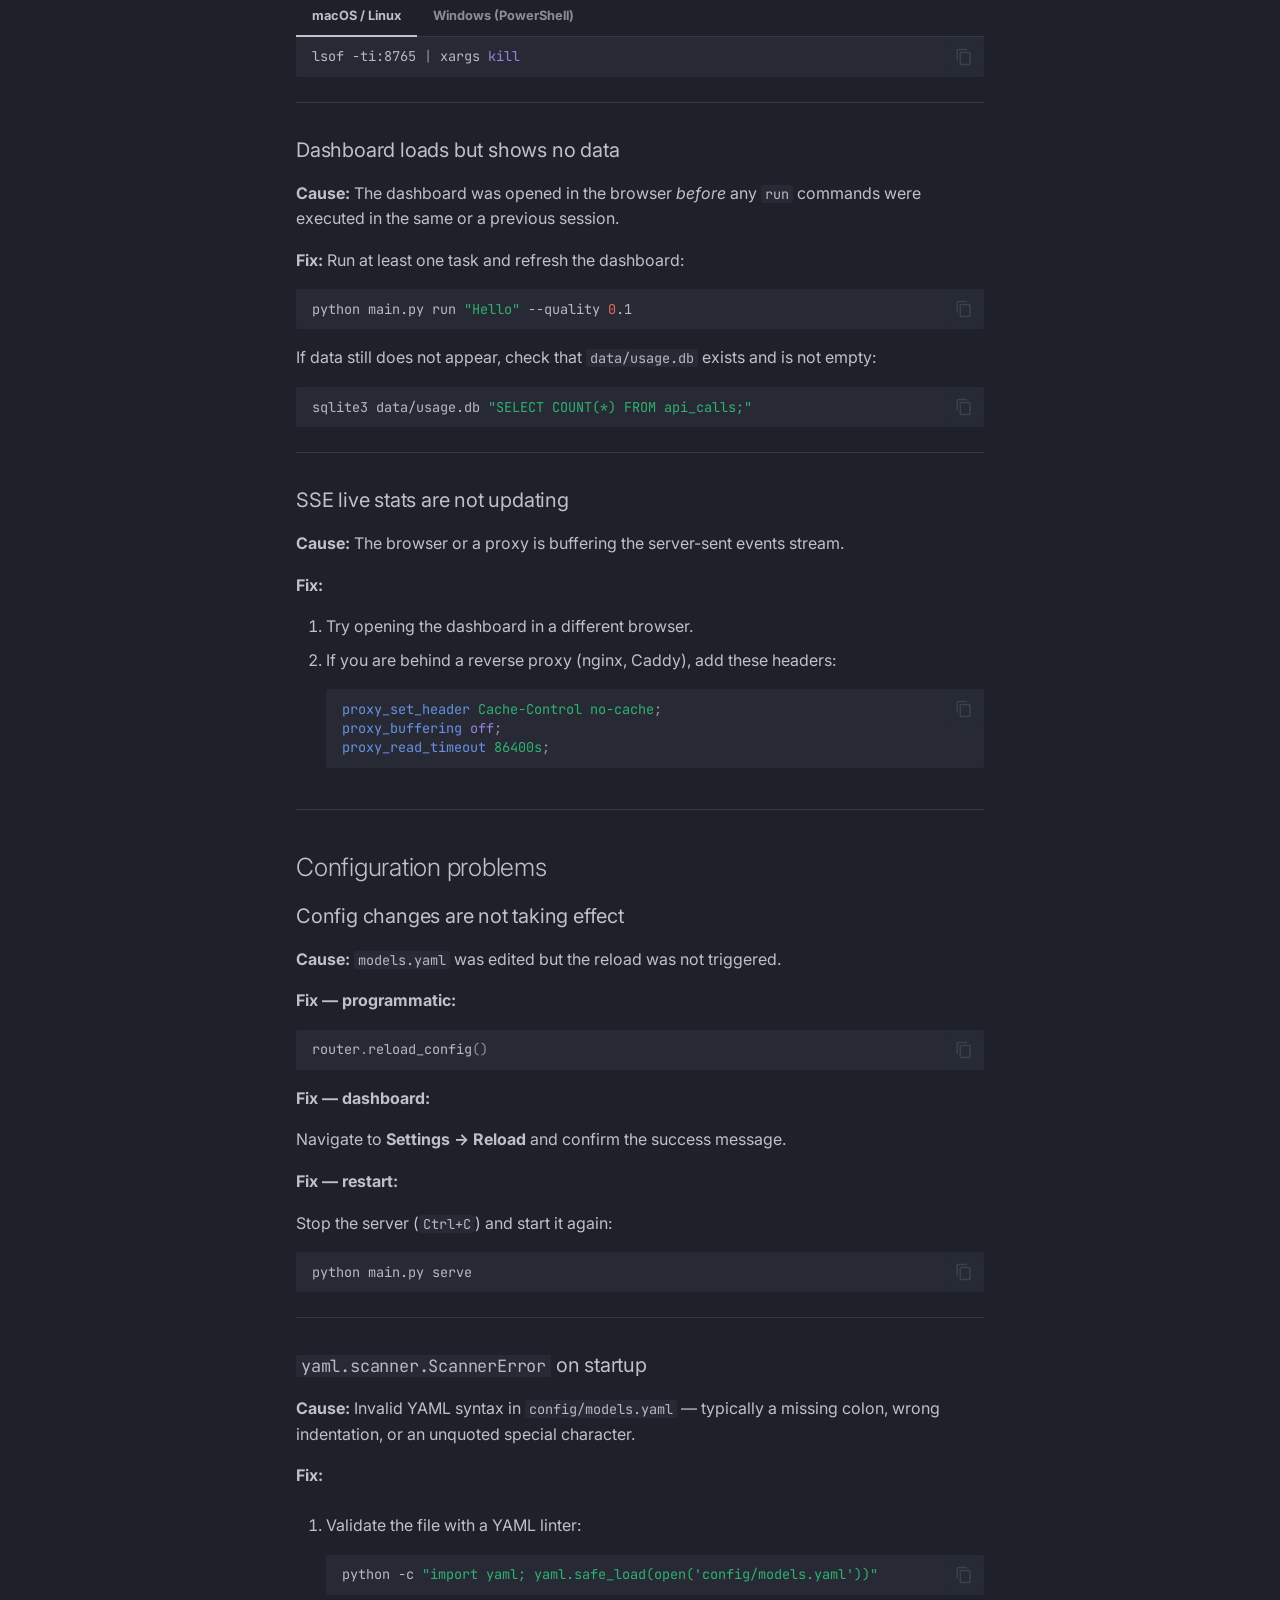
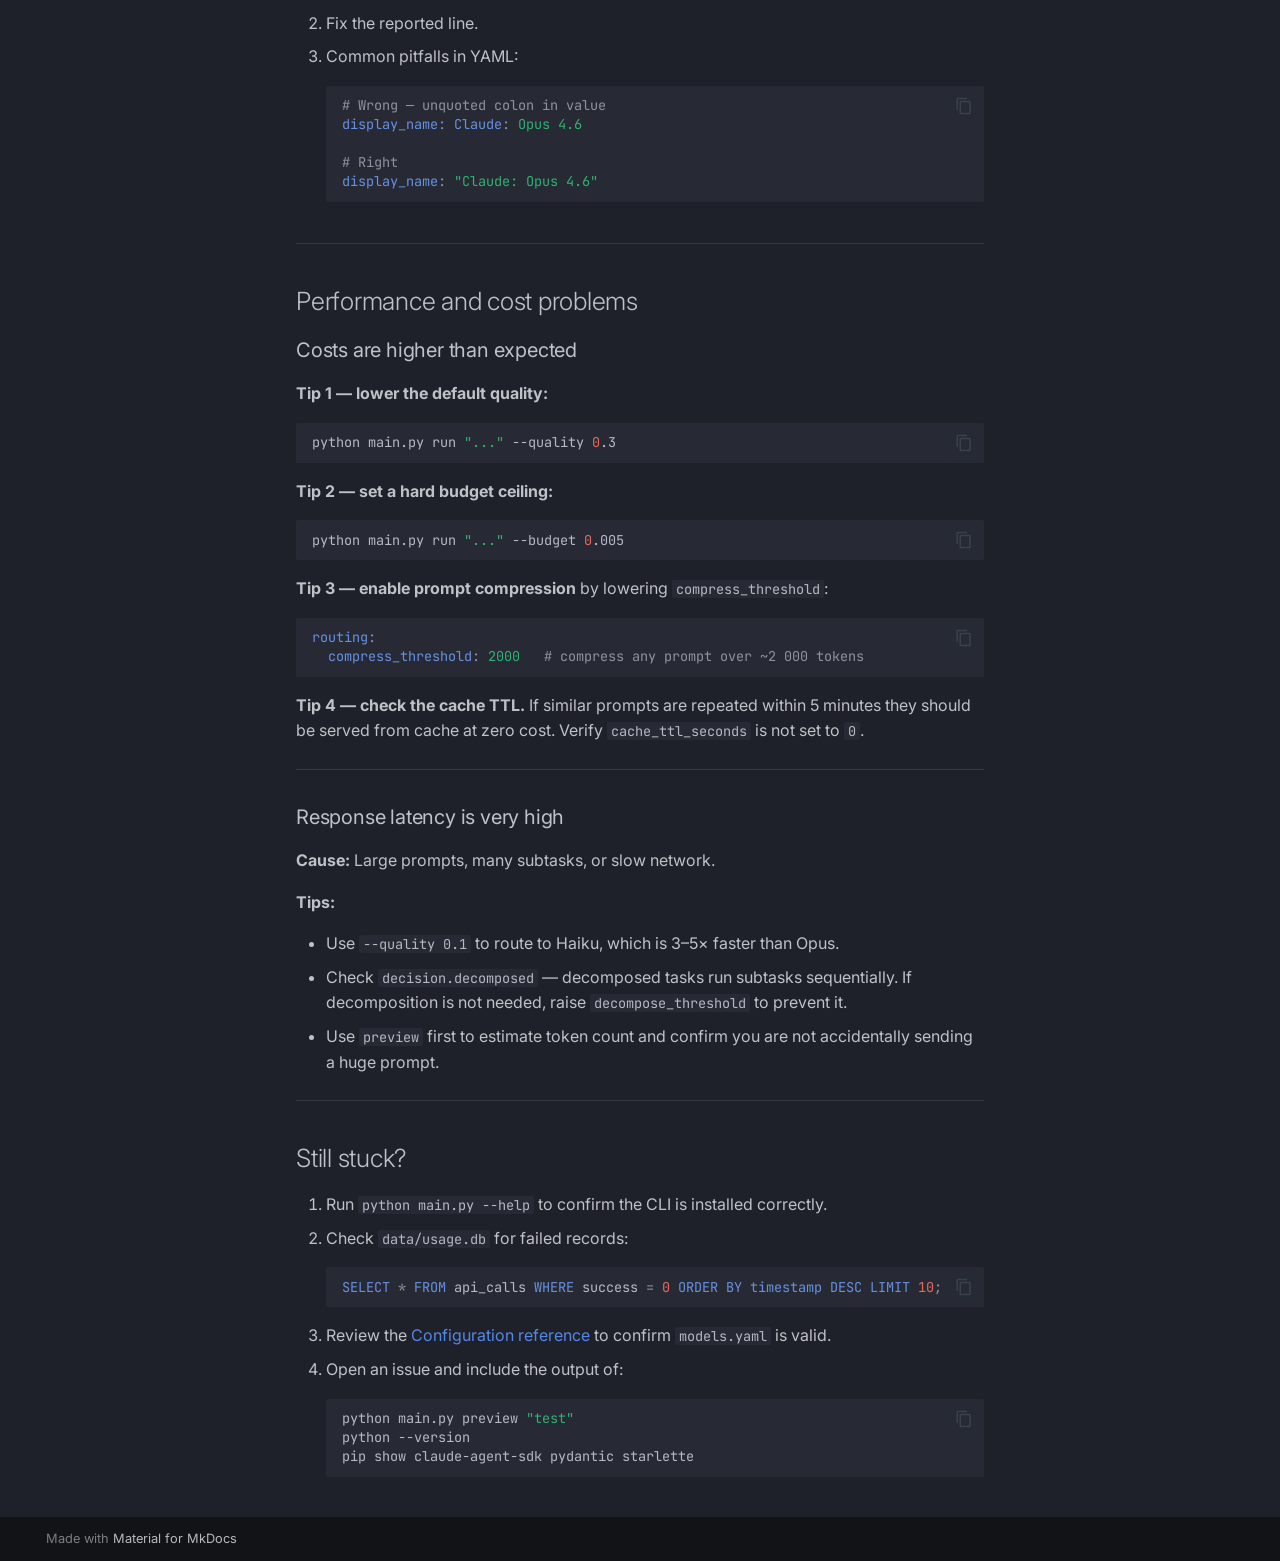
<file: site/guides/troubleshooting/index.html>
<!doctype html>
<html lang="en" class="no-js">
  <head>
    
      <meta charset="utf-8">
      <meta name="viewport" content="width=device-width,initial-scale=1">
      
        <meta name="description" content="Intelligent AI model routing, orchestration, and cost tracking for Claude">
      
      
      
      
        <link rel="prev" href="../usage/">
      
      
        <link rel="next" href="../../doc-assistant/">
      
      
        
      
      
      <link rel="icon" href="../../assets/images/favicon.png">
      <meta name="generator" content="mkdocs-1.6.1, mkdocs-material-9.7.6">
    
    
      
        <title>Troubleshooting - Model Router</title>
      
    
    
      <link rel="stylesheet" href="../../assets/stylesheets/main.484c7ddc.min.css">
      
        
        <link rel="stylesheet" href="../../assets/stylesheets/palette.ab4e12ef.min.css">
      
      


    
    
      
    
    
      
        
        
        <link rel="preconnect" href="https://fonts.gstatic.com" crossorigin>
        <link rel="stylesheet" href="https://fonts.googleapis.com/css?family=Inter:300,300i,400,400i,700,700i%7CJetBrains+Mono:400,400i,700,700i&display=fallback">
        <style>:root{--md-text-font:"Inter";--md-code-font:"JetBrains Mono"}</style>
      
    
    
      <link rel="stylesheet" href="../../assets/extra.css">
    
    <script>__md_scope=new URL("../..",location),__md_hash=e=>[...e].reduce(((e,_)=>(e<<5)-e+_.charCodeAt(0)),0),__md_get=(e,_=localStorage,t=__md_scope)=>JSON.parse(_.getItem(t.pathname+"."+e)),__md_set=(e,_,t=localStorage,a=__md_scope)=>{try{t.setItem(a.pathname+"."+e,JSON.stringify(_))}catch(e){}}</script>
    
      

    
    
  </head>
  
  
    
    
      
    
    
    
    
    <body dir="ltr" data-md-color-scheme="slate" data-md-color-primary="indigo" data-md-color-accent="cyan">
  
    
    <input class="md-toggle" data-md-toggle="drawer" type="checkbox" id="__drawer" autocomplete="off">
    <input class="md-toggle" data-md-toggle="search" type="checkbox" id="__search" autocomplete="off">
    <label class="md-overlay" for="__drawer"></label>
    <div data-md-component="skip">
      
        
        <a href="#troubleshooting" class="md-skip">
          Skip to content
        </a>
      
    </div>
    <div data-md-component="announce">
      
    </div>
    
    
      

<header class="md-header" data-md-component="header">
  <nav class="md-header__inner md-grid" aria-label="Header">
    <a href="../.." title="Model Router" class="md-header__button md-logo" aria-label="Model Router" data-md-component="logo">
      
  
  <svg xmlns="http://www.w3.org/2000/svg" viewBox="0 0 24 24"><path d="M12 8a3 3 0 0 0 3-3 3 3 0 0 0-3-3 3 3 0 0 0-3 3 3 3 0 0 0 3 3m0 3.54C9.64 9.35 6.5 8 3 8v11c3.5 0 6.64 1.35 9 3.54 2.36-2.19 5.5-3.54 9-3.54V8c-3.5 0-6.64 1.35-9 3.54"/></svg>

    </a>
    <label class="md-header__button md-icon" for="__drawer">
      
      <svg xmlns="http://www.w3.org/2000/svg" viewBox="0 0 24 24"><path d="M3 6h18v2H3zm0 5h18v2H3zm0 5h18v2H3z"/></svg>
    </label>
    <div class="md-header__title" data-md-component="header-title">
      <div class="md-header__ellipsis">
        <div class="md-header__topic">
          <span class="md-ellipsis">
            Model Router
          </span>
        </div>
        <div class="md-header__topic" data-md-component="header-topic">
          <span class="md-ellipsis">
            
              Troubleshooting
            
          </span>
        </div>
      </div>
    </div>
    
      
        <form class="md-header__option" data-md-component="palette">
  
    
    
    
    <input class="md-option" data-md-color-media="" data-md-color-scheme="slate" data-md-color-primary="indigo" data-md-color-accent="cyan"  aria-hidden="true"  type="radio" name="__palette" id="__palette_0">
    
  
</form>
      
    
    
      <script>var palette=__md_get("__palette");if(palette&&palette.color){if("(prefers-color-scheme)"===palette.color.media){var media=matchMedia("(prefers-color-scheme: light)"),input=document.querySelector(media.matches?"[data-md-color-media='(prefers-color-scheme: light)']":"[data-md-color-media='(prefers-color-scheme: dark)']");palette.color.media=input.getAttribute("data-md-color-media"),palette.color.scheme=input.getAttribute("data-md-color-scheme"),palette.color.primary=input.getAttribute("data-md-color-primary"),palette.color.accent=input.getAttribute("data-md-color-accent")}for(var[key,value]of Object.entries(palette.color))document.body.setAttribute("data-md-color-"+key,value)}</script>
    
    
    
      
      
        <label class="md-header__button md-icon" for="__search">
          
          <svg xmlns="http://www.w3.org/2000/svg" viewBox="0 0 24 24"><path d="M9.5 3A6.5 6.5 0 0 1 16 9.5c0 1.61-.59 3.09-1.56 4.23l.27.27h.79l5 5-1.5 1.5-5-5v-.79l-.27-.27A6.52 6.52 0 0 1 9.5 16 6.5 6.5 0 0 1 3 9.5 6.5 6.5 0 0 1 9.5 3m0 2C7 5 5 7 5 9.5S7 14 9.5 14 14 12 14 9.5 12 5 9.5 5"/></svg>
        </label>
        <div class="md-search" data-md-component="search" role="dialog">
  <label class="md-search__overlay" for="__search"></label>
  <div class="md-search__inner" role="search">
    <form class="md-search__form" name="search">
      <input type="text" class="md-search__input" name="query" aria-label="Search" placeholder="Search" autocapitalize="off" autocorrect="off" autocomplete="off" spellcheck="false" data-md-component="search-query" required>
      <label class="md-search__icon md-icon" for="__search">
        
        <svg xmlns="http://www.w3.org/2000/svg" viewBox="0 0 24 24"><path d="M9.5 3A6.5 6.5 0 0 1 16 9.5c0 1.61-.59 3.09-1.56 4.23l.27.27h.79l5 5-1.5 1.5-5-5v-.79l-.27-.27A6.52 6.52 0 0 1 9.5 16 6.5 6.5 0 0 1 3 9.5 6.5 6.5 0 0 1 9.5 3m0 2C7 5 5 7 5 9.5S7 14 9.5 14 14 12 14 9.5 12 5 9.5 5"/></svg>
        
        <svg xmlns="http://www.w3.org/2000/svg" viewBox="0 0 24 24"><path d="M20 11v2H8l5.5 5.5-1.42 1.42L4.16 12l7.92-7.92L13.5 5.5 8 11z"/></svg>
      </label>
      <nav class="md-search__options" aria-label="Search">
        
        <button type="reset" class="md-search__icon md-icon" title="Clear" aria-label="Clear" tabindex="-1">
          
          <svg xmlns="http://www.w3.org/2000/svg" viewBox="0 0 24 24"><path d="M19 6.41 17.59 5 12 10.59 6.41 5 5 6.41 10.59 12 5 17.59 6.41 19 12 13.41 17.59 19 19 17.59 13.41 12z"/></svg>
        </button>
      </nav>
      
    </form>
    <div class="md-search__output">
      <div class="md-search__scrollwrap" tabindex="0" data-md-scrollfix>
        <div class="md-search-result" data-md-component="search-result">
          <div class="md-search-result__meta">
            Initializing search
          </div>
          <ol class="md-search-result__list" role="presentation"></ol>
        </div>
      </div>
    </div>
  </div>
</div>
      
    
    
  </nav>
  
</header>
    
    <div class="md-container" data-md-component="container">
      
      
        
          
            
<nav class="md-tabs" aria-label="Tabs" data-md-component="tabs">
  <div class="md-grid">
    <ul class="md-tabs__list">
      
        
  
  
  
  
    <li class="md-tabs__item">
      <a href="../.." class="md-tabs__link">
        
  
  
    
  
  Home

      </a>
    </li>
  

      
        
  
  
  
  
    <li class="md-tabs__item">
      <a href="../../architecture/" class="md-tabs__link">
        
  
  
    
  
  Architecture

      </a>
    </li>
  

      
        
  
  
  
  
    <li class="md-tabs__item">
      <a href="../../configuration/" class="md-tabs__link">
        
  
  
    
  
  Configuration

      </a>
    </li>
  

      
        
  
  
  
  
    <li class="md-tabs__item">
      <a href="../../api/" class="md-tabs__link">
        
  
  
    
  
  API Reference

      </a>
    </li>
  

      
        
  
  
  
    
  
  
    
    
      <li class="md-tabs__item md-tabs__item--active">
        <a href="../getting-started/" class="md-tabs__link">
          
  
  
  Guides

        </a>
      </li>
    
  

      
        
  
  
  
  
    <li class="md-tabs__item">
      <a href="../../doc-assistant/" class="md-tabs__link">
        
  
  
    
  
  Documentation System

      </a>
    </li>
  

      
    </ul>
  </div>
</nav>
          
        
      
      <main class="md-main" data-md-component="main">
        <div class="md-main__inner md-grid">
          
            
              
              <div class="md-sidebar md-sidebar--primary" data-md-component="sidebar" data-md-type="navigation" >
                <div class="md-sidebar__scrollwrap">
                  <div class="md-sidebar__inner">
                    


  


<nav class="md-nav md-nav--primary md-nav--lifted" aria-label="Navigation" data-md-level="0">
  <label class="md-nav__title" for="__drawer">
    <a href="../.." title="Model Router" class="md-nav__button md-logo" aria-label="Model Router" data-md-component="logo">
      
  
  <svg xmlns="http://www.w3.org/2000/svg" viewBox="0 0 24 24"><path d="M12 8a3 3 0 0 0 3-3 3 3 0 0 0-3-3 3 3 0 0 0-3 3 3 3 0 0 0 3 3m0 3.54C9.64 9.35 6.5 8 3 8v11c3.5 0 6.64 1.35 9 3.54 2.36-2.19 5.5-3.54 9-3.54V8c-3.5 0-6.64 1.35-9 3.54"/></svg>

    </a>
    Model Router
  </label>
  
  <ul class="md-nav__list" data-md-scrollfix>
    
      
      
  
  
  
  
    <li class="md-nav__item">
      <a href="../.." class="md-nav__link">
        
  
  
  <span class="md-ellipsis">
    
  
    Home
  

    
  </span>
  
  

      </a>
    </li>
  

    
      
      
  
  
  
  
    <li class="md-nav__item">
      <a href="../../architecture/" class="md-nav__link">
        
  
  
  <span class="md-ellipsis">
    
  
    Architecture
  

    
  </span>
  
  

      </a>
    </li>
  

    
      
      
  
  
  
  
    <li class="md-nav__item">
      <a href="../../configuration/" class="md-nav__link">
        
  
  
  <span class="md-ellipsis">
    
  
    Configuration
  

    
  </span>
  
  

      </a>
    </li>
  

    
      
      
  
  
  
  
    <li class="md-nav__item">
      <a href="../../api/" class="md-nav__link">
        
  
  
  <span class="md-ellipsis">
    
  
    API Reference
  

    
  </span>
  
  

      </a>
    </li>
  

    
      
      
  
  
    
  
  
  
    
    
    
    
      
        
        
      
      
        
      
    
    
    <li class="md-nav__item md-nav__item--active md-nav__item--section md-nav__item--nested">
      
        
        
        <input class="md-nav__toggle md-toggle " type="checkbox" id="__nav_5" checked>
        
          
          <label class="md-nav__link" for="__nav_5" id="__nav_5_label" tabindex="">
            
  
  
  <span class="md-ellipsis">
    
  
    Guides
  

    
  </span>
  
  

            <span class="md-nav__icon md-icon"></span>
          </label>
        
        <nav class="md-nav" data-md-level="1" aria-labelledby="__nav_5_label" aria-expanded="true">
          <label class="md-nav__title" for="__nav_5">
            <span class="md-nav__icon md-icon"></span>
            
  
    Guides
  

          </label>
          <ul class="md-nav__list" data-md-scrollfix>
            
              
                
  
  
  
  
    <li class="md-nav__item">
      <a href="../getting-started/" class="md-nav__link">
        
  
  
  <span class="md-ellipsis">
    
  
    Getting Started
  

    
  </span>
  
  

      </a>
    </li>
  

              
            
              
                
  
  
  
  
    <li class="md-nav__item">
      <a href="../usage/" class="md-nav__link">
        
  
  
  <span class="md-ellipsis">
    
  
    Usage
  

    
  </span>
  
  

      </a>
    </li>
  

              
            
              
                
  
  
    
  
  
  
    <li class="md-nav__item md-nav__item--active">
      
      <input class="md-nav__toggle md-toggle" type="checkbox" id="__toc">
      
      
        
      
      
        <label class="md-nav__link md-nav__link--active" for="__toc">
          
  
  
  <span class="md-ellipsis">
    
  
    Troubleshooting
  

    
  </span>
  
  

          <span class="md-nav__icon md-icon"></span>
        </label>
      
      <a href="./" class="md-nav__link md-nav__link--active">
        
  
  
  <span class="md-ellipsis">
    
  
    Troubleshooting
  

    
  </span>
  
  

      </a>
      
        

<nav class="md-nav md-nav--secondary" aria-label="Table of contents">
  
  
  
    
  
  
    <label class="md-nav__title" for="__toc">
      <span class="md-nav__icon md-icon"></span>
      Table of contents
    </label>
    <ul class="md-nav__list" data-md-component="toc" data-md-scrollfix>
      
        <li class="md-nav__item">
  <a href="#installation-problems" class="md-nav__link">
    <span class="md-ellipsis">
      
        Installation problems
      
    </span>
  </a>
  
    <nav class="md-nav" aria-label="Installation problems">
      <ul class="md-nav__list">
        
          <li class="md-nav__item">
  <a href="#modulenotfounderror-no-module-named-model_router" class="md-nav__link">
    <span class="md-ellipsis">
      
        ModuleNotFoundError: No module named 'model_router'
      
    </span>
  </a>
  
</li>
        
          <li class="md-nav__item">
  <a href="#pip-install-fails-with-dependency-errors" class="md-nav__link">
    <span class="md-ellipsis">
      
        pip install fails with dependency errors
      
    </span>
  </a>
  
</li>
        
          <li class="md-nav__item">
  <a href="#python-version-is-older-than-311" class="md-nav__link">
    <span class="md-ellipsis">
      
        Python version is older than 3.11
      
    </span>
  </a>
  
</li>
        
      </ul>
    </nav>
  
</li>
      
        <li class="md-nav__item">
  <a href="#api-key-problems" class="md-nav__link">
    <span class="md-ellipsis">
      
        API key problems
      
    </span>
  </a>
  
    <nav class="md-nav" aria-label="API key problems">
      <ul class="md-nav__list">
        
          <li class="md-nav__item">
  <a href="#authenticationerror-401-unauthorized" class="md-nav__link">
    <span class="md-ellipsis">
      
        AuthenticationError / 401 Unauthorized
      
    </span>
  </a>
  
</li>
        
          <li class="md-nav__item">
  <a href="#key-is-set-but-still-getting-auth-errors" class="md-nav__link">
    <span class="md-ellipsis">
      
        Key is set but still getting auth errors
      
    </span>
  </a>
  
</li>
        
      </ul>
    </nav>
  
</li>
      
        <li class="md-nav__item">
  <a href="#routing-and-execution-problems" class="md-nav__link">
    <span class="md-ellipsis">
      
        Routing and execution problems
      
    </span>
  </a>
  
    <nav class="md-nav" aria-label="Routing and execution problems">
      <ul class="md-nav__list">
        
          <li class="md-nav__item">
  <a href="#every-prompt-routes-to-opus-regardless-of-content" class="md-nav__link">
    <span class="md-ellipsis">
      
        Every prompt routes to Opus regardless of content
      
    </span>
  </a>
  
</li>
        
          <li class="md-nav__item">
  <a href="#task-is-unexpectedly-decomposed-into-subtasks" class="md-nav__link">
    <span class="md-ellipsis">
      
        Task is unexpectedly decomposed into subtasks
      
    </span>
  </a>
  
</li>
        
          <li class="md-nav__item">
  <a href="#valueerror-no-provider-registered-for" class="md-nav__link">
    <span class="md-ellipsis">
      
        ValueError: No provider registered for '...'
      
    </span>
  </a>
  
</li>
        
          <li class="md-nav__item">
  <a href="#resultresult-is-none" class="md-nav__link">
    <span class="md-ellipsis">
      
        result.result is None
      
    </span>
  </a>
  
</li>
        
      </ul>
    </nav>
  
</li>
      
        <li class="md-nav__item">
  <a href="#dashboard-problems" class="md-nav__link">
    <span class="md-ellipsis">
      
        Dashboard problems
      
    </span>
  </a>
  
    <nav class="md-nav" aria-label="Dashboard problems">
      <ul class="md-nav__list">
        
          <li class="md-nav__item">
  <a href="#dashboard-wont-start-address-already-in-use" class="md-nav__link">
    <span class="md-ellipsis">
      
        Dashboard won't start: Address already in use
      
    </span>
  </a>
  
</li>
        
          <li class="md-nav__item">
  <a href="#dashboard-loads-but-shows-no-data" class="md-nav__link">
    <span class="md-ellipsis">
      
        Dashboard loads but shows no data
      
    </span>
  </a>
  
</li>
        
          <li class="md-nav__item">
  <a href="#sse-live-stats-are-not-updating" class="md-nav__link">
    <span class="md-ellipsis">
      
        SSE live stats are not updating
      
    </span>
  </a>
  
</li>
        
      </ul>
    </nav>
  
</li>
      
        <li class="md-nav__item">
  <a href="#configuration-problems" class="md-nav__link">
    <span class="md-ellipsis">
      
        Configuration problems
      
    </span>
  </a>
  
    <nav class="md-nav" aria-label="Configuration problems">
      <ul class="md-nav__list">
        
          <li class="md-nav__item">
  <a href="#config-changes-are-not-taking-effect" class="md-nav__link">
    <span class="md-ellipsis">
      
        Config changes are not taking effect
      
    </span>
  </a>
  
</li>
        
          <li class="md-nav__item">
  <a href="#yamlscannerscannererror-on-startup" class="md-nav__link">
    <span class="md-ellipsis">
      
        yaml.scanner.ScannerError on startup
      
    </span>
  </a>
  
</li>
        
      </ul>
    </nav>
  
</li>
      
        <li class="md-nav__item">
  <a href="#performance-and-cost-problems" class="md-nav__link">
    <span class="md-ellipsis">
      
        Performance and cost problems
      
    </span>
  </a>
  
    <nav class="md-nav" aria-label="Performance and cost problems">
      <ul class="md-nav__list">
        
          <li class="md-nav__item">
  <a href="#costs-are-higher-than-expected" class="md-nav__link">
    <span class="md-ellipsis">
      
        Costs are higher than expected
      
    </span>
  </a>
  
</li>
        
          <li class="md-nav__item">
  <a href="#response-latency-is-very-high" class="md-nav__link">
    <span class="md-ellipsis">
      
        Response latency is very high
      
    </span>
  </a>
  
</li>
        
      </ul>
    </nav>
  
</li>
      
        <li class="md-nav__item">
  <a href="#still-stuck" class="md-nav__link">
    <span class="md-ellipsis">
      
        Still stuck?
      
    </span>
  </a>
  
</li>
      
    </ul>
  
</nav>
      
    </li>
  

              
            
          </ul>
        </nav>
      
    </li>
  

    
      
      
  
  
  
  
    <li class="md-nav__item">
      <a href="../../doc-assistant/" class="md-nav__link">
        
  
  
  <span class="md-ellipsis">
    
  
    Documentation System
  

    
  </span>
  
  

      </a>
    </li>
  

    
  </ul>
</nav>
                  </div>
                </div>
              </div>
            
            
              
              <div class="md-sidebar md-sidebar--secondary" data-md-component="sidebar" data-md-type="toc" >
                <div class="md-sidebar__scrollwrap">
                  <div class="md-sidebar__inner">
                    

<nav class="md-nav md-nav--secondary" aria-label="Table of contents">
  
  
  
    
  
  
    <label class="md-nav__title" for="__toc">
      <span class="md-nav__icon md-icon"></span>
      Table of contents
    </label>
    <ul class="md-nav__list" data-md-component="toc" data-md-scrollfix>
      
        <li class="md-nav__item">
  <a href="#installation-problems" class="md-nav__link">
    <span class="md-ellipsis">
      
        Installation problems
      
    </span>
  </a>
  
    <nav class="md-nav" aria-label="Installation problems">
      <ul class="md-nav__list">
        
          <li class="md-nav__item">
  <a href="#modulenotfounderror-no-module-named-model_router" class="md-nav__link">
    <span class="md-ellipsis">
      
        ModuleNotFoundError: No module named 'model_router'
      
    </span>
  </a>
  
</li>
        
          <li class="md-nav__item">
  <a href="#pip-install-fails-with-dependency-errors" class="md-nav__link">
    <span class="md-ellipsis">
      
        pip install fails with dependency errors
      
    </span>
  </a>
  
</li>
        
          <li class="md-nav__item">
  <a href="#python-version-is-older-than-311" class="md-nav__link">
    <span class="md-ellipsis">
      
        Python version is older than 3.11
      
    </span>
  </a>
  
</li>
        
      </ul>
    </nav>
  
</li>
      
        <li class="md-nav__item">
  <a href="#api-key-problems" class="md-nav__link">
    <span class="md-ellipsis">
      
        API key problems
      
    </span>
  </a>
  
    <nav class="md-nav" aria-label="API key problems">
      <ul class="md-nav__list">
        
          <li class="md-nav__item">
  <a href="#authenticationerror-401-unauthorized" class="md-nav__link">
    <span class="md-ellipsis">
      
        AuthenticationError / 401 Unauthorized
      
    </span>
  </a>
  
</li>
        
          <li class="md-nav__item">
  <a href="#key-is-set-but-still-getting-auth-errors" class="md-nav__link">
    <span class="md-ellipsis">
      
        Key is set but still getting auth errors
      
    </span>
  </a>
  
</li>
        
      </ul>
    </nav>
  
</li>
      
        <li class="md-nav__item">
  <a href="#routing-and-execution-problems" class="md-nav__link">
    <span class="md-ellipsis">
      
        Routing and execution problems
      
    </span>
  </a>
  
    <nav class="md-nav" aria-label="Routing and execution problems">
      <ul class="md-nav__list">
        
          <li class="md-nav__item">
  <a href="#every-prompt-routes-to-opus-regardless-of-content" class="md-nav__link">
    <span class="md-ellipsis">
      
        Every prompt routes to Opus regardless of content
      
    </span>
  </a>
  
</li>
        
          <li class="md-nav__item">
  <a href="#task-is-unexpectedly-decomposed-into-subtasks" class="md-nav__link">
    <span class="md-ellipsis">
      
        Task is unexpectedly decomposed into subtasks
      
    </span>
  </a>
  
</li>
        
          <li class="md-nav__item">
  <a href="#valueerror-no-provider-registered-for" class="md-nav__link">
    <span class="md-ellipsis">
      
        ValueError: No provider registered for '...'
      
    </span>
  </a>
  
</li>
        
          <li class="md-nav__item">
  <a href="#resultresult-is-none" class="md-nav__link">
    <span class="md-ellipsis">
      
        result.result is None
      
    </span>
  </a>
  
</li>
        
      </ul>
    </nav>
  
</li>
      
        <li class="md-nav__item">
  <a href="#dashboard-problems" class="md-nav__link">
    <span class="md-ellipsis">
      
        Dashboard problems
      
    </span>
  </a>
  
    <nav class="md-nav" aria-label="Dashboard problems">
      <ul class="md-nav__list">
        
          <li class="md-nav__item">
  <a href="#dashboard-wont-start-address-already-in-use" class="md-nav__link">
    <span class="md-ellipsis">
      
        Dashboard won't start: Address already in use
      
    </span>
  </a>
  
</li>
        
          <li class="md-nav__item">
  <a href="#dashboard-loads-but-shows-no-data" class="md-nav__link">
    <span class="md-ellipsis">
      
        Dashboard loads but shows no data
      
    </span>
  </a>
  
</li>
        
          <li class="md-nav__item">
  <a href="#sse-live-stats-are-not-updating" class="md-nav__link">
    <span class="md-ellipsis">
      
        SSE live stats are not updating
      
    </span>
  </a>
  
</li>
        
      </ul>
    </nav>
  
</li>
      
        <li class="md-nav__item">
  <a href="#configuration-problems" class="md-nav__link">
    <span class="md-ellipsis">
      
        Configuration problems
      
    </span>
  </a>
  
    <nav class="md-nav" aria-label="Configuration problems">
      <ul class="md-nav__list">
        
          <li class="md-nav__item">
  <a href="#config-changes-are-not-taking-effect" class="md-nav__link">
    <span class="md-ellipsis">
      
        Config changes are not taking effect
      
    </span>
  </a>
  
</li>
        
          <li class="md-nav__item">
  <a href="#yamlscannerscannererror-on-startup" class="md-nav__link">
    <span class="md-ellipsis">
      
        yaml.scanner.ScannerError on startup
      
    </span>
  </a>
  
</li>
        
      </ul>
    </nav>
  
</li>
      
        <li class="md-nav__item">
  <a href="#performance-and-cost-problems" class="md-nav__link">
    <span class="md-ellipsis">
      
        Performance and cost problems
      
    </span>
  </a>
  
    <nav class="md-nav" aria-label="Performance and cost problems">
      <ul class="md-nav__list">
        
          <li class="md-nav__item">
  <a href="#costs-are-higher-than-expected" class="md-nav__link">
    <span class="md-ellipsis">
      
        Costs are higher than expected
      
    </span>
  </a>
  
</li>
        
          <li class="md-nav__item">
  <a href="#response-latency-is-very-high" class="md-nav__link">
    <span class="md-ellipsis">
      
        Response latency is very high
      
    </span>
  </a>
  
</li>
        
      </ul>
    </nav>
  
</li>
      
        <li class="md-nav__item">
  <a href="#still-stuck" class="md-nav__link">
    <span class="md-ellipsis">
      
        Still stuck?
      
    </span>
  </a>
  
</li>
      
    </ul>
  
</nav>
                  </div>
                </div>
              </div>
            
          
          
            <div class="md-content" data-md-component="content">
              
              <article class="md-content__inner md-typeset">
                
                  



<h1 id="troubleshooting">Troubleshooting<a class="headerlink" href="#troubleshooting" title="Permanent link">&para;</a></h1>
<p>This page lists the most common problems encountered when installing or using Model Router, along with step-by-step fixes.</p>
<hr />
<h2 id="installation-problems">Installation problems<a class="headerlink" href="#installation-problems" title="Permanent link">&para;</a></h2>
<h3 id="modulenotfounderror-no-module-named-model_router"><code>ModuleNotFoundError: No module named 'model_router'</code><a class="headerlink" href="#modulenotfounderror-no-module-named-model_router" title="Permanent link">&para;</a></h3>
<p><strong>Cause:</strong> Python cannot find the project package — most often because the virtual environment is not activated, or <code>pip install</code> was run in the wrong environment.</p>
<p><strong>Fix:</strong></p>
<ol>
<li>
<p>Make sure you are in the project root (the directory that contains <code>main.py</code>):</p>
<div class="highlight"><pre><span></span><code><a id="__codelineno-0-1" name="__codelineno-0-1" href="#__codelineno-0-1"></a>ls<span class="w"> </span>main.py<span class="w">          </span><span class="c1"># should print &quot;main.py&quot;</span>
</code></pre></div>
</li>
<li>
<p>Activate the virtual environment:</p>
<div class="tabbed-set tabbed-alternate" data-tabs="1:2"><input checked="checked" id="__tabbed_1_1" name="__tabbed_1" type="radio" /><input id="__tabbed_1_2" name="__tabbed_1" type="radio" /><div class="tabbed-labels"><label for="__tabbed_1_1">macOS / Linux</label><label for="__tabbed_1_2">Windows</label></div>
<div class="tabbed-content">
<div class="tabbed-block">
<div class="highlight"><pre><span></span><code><a id="__codelineno-1-1" name="__codelineno-1-1" href="#__codelineno-1-1"></a><span class="nb">source</span><span class="w"> </span>.venv/bin/activate
</code></pre></div>
</div>
<div class="tabbed-block">
<div class="highlight"><pre><span></span><code><a id="__codelineno-2-1" name="__codelineno-2-1" href="#__codelineno-2-1"></a>.venv\Scripts\activate
</code></pre></div>
</div>
</div>
</div>
</li>
<li>
<p>Re-run the install:</p>
<div class="highlight"><pre><span></span><code><a id="__codelineno-3-1" name="__codelineno-3-1" href="#__codelineno-3-1"></a>pip<span class="w"> </span>install<span class="w"> </span>-r<span class="w"> </span>requirements.txt
</code></pre></div>
</li>
<li>
<p>Run from the project root (not from inside <code>model_router/</code>):</p>
<div class="highlight"><pre><span></span><code><a id="__codelineno-4-1" name="__codelineno-4-1" href="#__codelineno-4-1"></a>python<span class="w"> </span>main.py<span class="w"> </span>--help
</code></pre></div>
</li>
</ol>
<hr />
<h3 id="pip-install-fails-with-dependency-errors"><code>pip install</code> fails with dependency errors<a class="headerlink" href="#pip-install-fails-with-dependency-errors" title="Permanent link">&para;</a></h3>
<p><strong>Cause:</strong> An outdated pip or a conflicting package version.</p>
<p><strong>Fix:</strong></p>
<ol>
<li>
<p>Upgrade pip first:</p>
<div class="highlight"><pre><span></span><code><a id="__codelineno-5-1" name="__codelineno-5-1" href="#__codelineno-5-1"></a>python<span class="w"> </span>-m<span class="w"> </span>pip<span class="w"> </span>install<span class="w"> </span>--upgrade<span class="w"> </span>pip
</code></pre></div>
</li>
<li>
<p>Retry the install:</p>
<div class="highlight"><pre><span></span><code><a id="__codelineno-6-1" name="__codelineno-6-1" href="#__codelineno-6-1"></a>pip<span class="w"> </span>install<span class="w"> </span>-r<span class="w"> </span>requirements.txt
</code></pre></div>
</li>
</ol>
<p>If a specific package still fails, install it individually to see the full error:</p>
<div class="highlight"><pre><span></span><code><a id="__codelineno-7-1" name="__codelineno-7-1" href="#__codelineno-7-1"></a>pip<span class="w"> </span>install<span class="w"> </span>claude-agent-sdk
<a id="__codelineno-7-2" name="__codelineno-7-2" href="#__codelineno-7-2"></a>pip<span class="w"> </span>install<span class="w"> </span><span class="s2">&quot;pydantic&gt;=2.0&quot;</span>
</code></pre></div>
<hr />
<h3 id="python-version-is-older-than-311">Python version is older than 3.11<a class="headerlink" href="#python-version-is-older-than-311" title="Permanent link">&para;</a></h3>
<p><strong>Symptom:</strong> Syntax errors on startup, or pip rejects the package.</p>
<p><strong>Fix:</strong> Install Python 3.11 or newer from <a href="https://www.python.org/downloads/">python.org</a> and create a fresh virtual environment:</p>
<div class="highlight"><pre><span></span><code><a id="__codelineno-8-1" name="__codelineno-8-1" href="#__codelineno-8-1"></a>python3.11<span class="w"> </span>-m<span class="w"> </span>venv<span class="w"> </span>.venv
<a id="__codelineno-8-2" name="__codelineno-8-2" href="#__codelineno-8-2"></a><span class="nb">source</span><span class="w"> </span>.venv/bin/activate<span class="w">    </span><span class="c1"># macOS / Linux</span>
<a id="__codelineno-8-3" name="__codelineno-8-3" href="#__codelineno-8-3"></a>pip<span class="w"> </span>install<span class="w"> </span>-r<span class="w"> </span>requirements.txt
</code></pre></div>
<div class="admonition tip">
<p class="admonition-title">Managing multiple Python versions</p>
<p>Tools like <a href="https://github.com/pyenv/pyenv">pyenv</a> (macOS/Linux) or <a href="https://docs.python.org/3/using/windows.html#python-launcher-for-windows">py launcher</a> (Windows) make it easy to switch between Python versions without affecting your system installation.</p>
</div>
<hr />
<h2 id="api-key-problems">API key problems<a class="headerlink" href="#api-key-problems" title="Permanent link">&para;</a></h2>
<h3 id="authenticationerror-401-unauthorized"><code>AuthenticationError</code> / <code>401 Unauthorized</code><a class="headerlink" href="#authenticationerror-401-unauthorized" title="Permanent link">&para;</a></h3>
<p><strong>Cause:</strong> <code>ANTHROPIC_API_KEY</code> is not set, is set incorrectly, or the key has been revoked.</p>
<p><strong>Fix:</strong></p>
<ol>
<li>
<p>Verify the variable is exported in the current shell:</p>
<div class="tabbed-set tabbed-alternate" data-tabs="2:2"><input checked="checked" id="__tabbed_2_1" name="__tabbed_2" type="radio" /><input id="__tabbed_2_2" name="__tabbed_2" type="radio" /><div class="tabbed-labels"><label for="__tabbed_2_1">macOS / Linux</label><label for="__tabbed_2_2">Windows (PowerShell)</label></div>
<div class="tabbed-content">
<div class="tabbed-block">
<div class="highlight"><pre><span></span><code><a id="__codelineno-9-1" name="__codelineno-9-1" href="#__codelineno-9-1"></a><span class="nb">echo</span><span class="w"> </span><span class="nv">$ANTHROPIC_API_KEY</span>
</code></pre></div>
</div>
<div class="tabbed-block">
<div class="highlight"><pre><span></span><code><a id="__codelineno-10-1" name="__codelineno-10-1" href="#__codelineno-10-1"></a><span class="nb">echo </span><span class="nv">$env:ANTHROPIC_API_KEY</span>
</code></pre></div>
</div>
</div>
</div>
<p>The output should start with <code>sk-ant-</code>. If it is blank, set it:</p>
<div class="highlight"><pre><span></span><code><a id="__codelineno-11-1" name="__codelineno-11-1" href="#__codelineno-11-1"></a><span class="nb">export</span><span class="w"> </span><span class="nv">ANTHROPIC_API_KEY</span><span class="o">=</span><span class="s2">&quot;sk-ant-...&quot;</span>
</code></pre></div>
</li>
<li>
<p>Check that your key is active in the <a href="https://console.anthropic.com">Anthropic Console</a>.</p>
</li>
<li>
<p>If you set the key in a new terminal tab, re-activate the virtual environment — environment variables are not inherited across some shell configurations.</p>
</li>
</ol>
<hr />
<h3 id="key-is-set-but-still-getting-auth-errors">Key is set but still getting auth errors<a class="headerlink" href="#key-is-set-but-still-getting-auth-errors" title="Permanent link">&para;</a></h3>
<p><strong>Cause:</strong> The key may have leading/trailing spaces, or a shell alias is overriding <code>python</code>.</p>
<p><strong>Fix:</strong></p>
<div class="highlight"><pre><span></span><code><a id="__codelineno-12-1" name="__codelineno-12-1" href="#__codelineno-12-1"></a><span class="c1"># Unset and re-set to remove accidental whitespace</span>
<a id="__codelineno-12-2" name="__codelineno-12-2" href="#__codelineno-12-2"></a><span class="nb">unset</span><span class="w"> </span>ANTHROPIC_API_KEY
<a id="__codelineno-12-3" name="__codelineno-12-3" href="#__codelineno-12-3"></a><span class="nb">export</span><span class="w"> </span><span class="nv">ANTHROPIC_API_KEY</span><span class="o">=</span><span class="s2">&quot;sk-ant-...&quot;</span>
<a id="__codelineno-12-4" name="__codelineno-12-4" href="#__codelineno-12-4"></a>
<a id="__codelineno-12-5" name="__codelineno-12-5" href="#__codelineno-12-5"></a><span class="c1"># Confirm the key value looks right</span>
<a id="__codelineno-12-6" name="__codelineno-12-6" href="#__codelineno-12-6"></a>python<span class="w"> </span>-c<span class="w"> </span><span class="s2">&quot;import os; k = os.getenv(&#39;ANTHROPIC_API_KEY&#39;,&#39;&#39;); print(repr(k[:15]))&quot;</span>
</code></pre></div>
<hr />
<h2 id="routing-and-execution-problems">Routing and execution problems<a class="headerlink" href="#routing-and-execution-problems" title="Permanent link">&para;</a></h2>
<h3 id="every-prompt-routes-to-opus-regardless-of-content">Every prompt routes to Opus regardless of content<a class="headerlink" href="#every-prompt-routes-to-opus-regardless-of-content" title="Permanent link">&para;</a></h3>
<p><strong>Cause:</strong> <code>quality_requirement</code> defaults to <code>0.5</code>; prompts with architecture or code keywords score high enough to hit the <code>opus_threshold</code> (0.72). Or the threshold has been lowered in <code>config/models.yaml</code>.</p>
<p><strong>Fix — lower the quality requirement for simple tasks:</strong></p>
<div class="highlight"><pre><span></span><code><a id="__codelineno-13-1" name="__codelineno-13-1" href="#__codelineno-13-1"></a>python<span class="w"> </span>main.py<span class="w"> </span>run<span class="w"> </span><span class="s2">&quot;What year was Python created?&quot;</span><span class="w"> </span>--quality<span class="w"> </span><span class="m">0</span>.1
</code></pre></div>
<p><strong>Fix — raise the Opus threshold so fewer tasks reach it:</strong></p>
<div class="highlight"><pre><span></span><code><a id="__codelineno-14-1" name="__codelineno-14-1" href="#__codelineno-14-1"></a><span class="c1"># config/models.yaml</span>
<a id="__codelineno-14-2" name="__codelineno-14-2" href="#__codelineno-14-2"></a><span class="nt">routing</span><span class="p">:</span>
<a id="__codelineno-14-3" name="__codelineno-14-3" href="#__codelineno-14-3"></a><span class="w">  </span><span class="nt">opus_threshold</span><span class="p">:</span><span class="w"> </span><span class="l l-Scalar l-Scalar-Plain">0.82</span><span class="w">    </span><span class="c1"># was 0.72</span>
</code></pre></div>
<p>Then reload: <code>router.reload_config()</code> or dashboard → Settings → Reload.</p>
<hr />
<h3 id="task-is-unexpectedly-decomposed-into-subtasks">Task is unexpectedly decomposed into subtasks<a class="headerlink" href="#task-is-unexpectedly-decomposed-into-subtasks" title="Permanent link">&para;</a></h3>
<p><strong>Cause:</strong> The estimated token count exceeds <code>decompose_threshold × context_window</code>. This happens with very long prompts.</p>
<p><strong>Fix:</strong></p>
<ul>
<li>Shorten the prompt.</li>
<li>
<p>Or raise <code>decompose_threshold</code> in <code>config/models.yaml</code> (max 1.0 disables decomposition):</p>
<div class="highlight"><pre><span></span><code><a id="__codelineno-15-1" name="__codelineno-15-1" href="#__codelineno-15-1"></a><span class="nt">routing</span><span class="p">:</span>
<a id="__codelineno-15-2" name="__codelineno-15-2" href="#__codelineno-15-2"></a><span class="w">  </span><span class="nt">decompose_threshold</span><span class="p">:</span><span class="w"> </span><span class="l l-Scalar l-Scalar-Plain">1.0</span><span class="w">    </span><span class="c1"># never decompose</span>
</code></pre></div>
</li>
</ul>
<hr />
<h3 id="valueerror-no-provider-registered-for"><code>ValueError: No provider registered for '...'</code><a class="headerlink" href="#valueerror-no-provider-registered-for" title="Permanent link">&para;</a></h3>
<p><strong>Cause:</strong> A model entry in <code>config/models.yaml</code> references a provider key (e.g. <code>openai</code>) that has not been registered in <code>model_router/router.py</code>.</p>
<p><strong>Fix:</strong></p>
<ol>
<li>Check your <code>models.yaml</code> for any model with an unrecognised <code>provider:</code> field.</li>
<li>Either remove or comment out that model entry, or follow the <a href="../../configuration/#adding-a-new-provider">Adding a Provider</a> instructions to implement and register the provider.</li>
</ol>
<hr />
<h3 id="resultresult-is-none"><code>result.result</code> is <code>None</code><a class="headerlink" href="#resultresult-is-none" title="Permanent link">&para;</a></h3>
<p><strong>Cause:</strong> The provider's <code>execute()</code> call returned no content — most often due to an API error that was silently caught, or a <code>max_turns</code> limit that was reached before any output was produced.</p>
<p><strong>Fix:</strong></p>
<ol>
<li>
<p>Check <code>result.records</code> for any record where <code>success == False</code> or <code>error</code> is set:</p>
<div class="highlight"><pre><span></span><code><a id="__codelineno-16-1" name="__codelineno-16-1" href="#__codelineno-16-1"></a><span class="k">for</span> <span class="n">rec</span> <span class="ow">in</span> <span class="n">result</span><span class="o">.</span><span class="n">records</span><span class="p">:</span>
<a id="__codelineno-16-2" name="__codelineno-16-2" href="#__codelineno-16-2"></a>    <span class="k">if</span> <span class="ow">not</span> <span class="n">rec</span><span class="o">.</span><span class="n">success</span><span class="p">:</span>
<a id="__codelineno-16-3" name="__codelineno-16-3" href="#__codelineno-16-3"></a>        <span class="nb">print</span><span class="p">(</span><span class="n">rec</span><span class="o">.</span><span class="n">error</span><span class="p">)</span>
</code></pre></div>
</li>
<li>
<p>Increase <code>max_turns</code> in <code>TaskRequest</code> if you are using tool-using agents.</p>
</li>
<li>Retry with a shorter prompt (token limits may be exceeded for very large inputs).</li>
</ol>
<hr />
<h2 id="dashboard-problems">Dashboard problems<a class="headerlink" href="#dashboard-problems" title="Permanent link">&para;</a></h2>
<h3 id="dashboard-wont-start-address-already-in-use">Dashboard won't start: <code>Address already in use</code><a class="headerlink" href="#dashboard-wont-start-address-already-in-use" title="Permanent link">&para;</a></h3>
<p><strong>Cause:</strong> Port 8765 is already taken — either by another Model Router instance or another application.</p>
<p><strong>Fix:</strong></p>
<div class="highlight"><pre><span></span><code><a id="__codelineno-17-1" name="__codelineno-17-1" href="#__codelineno-17-1"></a><span class="c1"># Use a different port</span>
<a id="__codelineno-17-2" name="__codelineno-17-2" href="#__codelineno-17-2"></a>python<span class="w"> </span>main.py<span class="w"> </span>serve<span class="w"> </span>--port<span class="w"> </span><span class="m">9001</span>
</code></pre></div>
<p>Or find and kill the process using port 8765:</p>
<div class="tabbed-set tabbed-alternate" data-tabs="3:2"><input checked="checked" id="__tabbed_3_1" name="__tabbed_3" type="radio" /><input id="__tabbed_3_2" name="__tabbed_3" type="radio" /><div class="tabbed-labels"><label for="__tabbed_3_1">macOS / Linux</label><label for="__tabbed_3_2">Windows (PowerShell)</label></div>
<div class="tabbed-content">
<div class="tabbed-block">
<div class="highlight"><pre><span></span><code><a id="__codelineno-18-1" name="__codelineno-18-1" href="#__codelineno-18-1"></a>lsof<span class="w"> </span>-ti:8765<span class="w"> </span><span class="p">|</span><span class="w"> </span>xargs<span class="w"> </span><span class="nb">kill</span>
</code></pre></div>
</div>
<div class="tabbed-block">
<div class="highlight"><pre><span></span><code><a id="__codelineno-19-1" name="__codelineno-19-1" href="#__codelineno-19-1"></a><span class="nb">Get-Process</span> <span class="n">-Id</span> <span class="p">(</span><span class="nb">Get-NetTCPConnection</span> <span class="n">-LocalPort</span> <span class="n">8765</span><span class="p">).</span><span class="n">OwningProcess</span> <span class="p">|</span> <span class="nb">Stop-Process</span>
</code></pre></div>
</div>
</div>
</div>
<hr />
<h3 id="dashboard-loads-but-shows-no-data">Dashboard loads but shows no data<a class="headerlink" href="#dashboard-loads-but-shows-no-data" title="Permanent link">&para;</a></h3>
<p><strong>Cause:</strong> The dashboard was opened in the browser <em>before</em> any <code>run</code> commands were executed in the same or a previous session.</p>
<p><strong>Fix:</strong> Run at least one task and refresh the dashboard:</p>
<div class="highlight"><pre><span></span><code><a id="__codelineno-20-1" name="__codelineno-20-1" href="#__codelineno-20-1"></a>python<span class="w"> </span>main.py<span class="w"> </span>run<span class="w"> </span><span class="s2">&quot;Hello&quot;</span><span class="w"> </span>--quality<span class="w"> </span><span class="m">0</span>.1
</code></pre></div>
<p>If data still does not appear, check that <code>data/usage.db</code> exists and is not empty:</p>
<div class="highlight"><pre><span></span><code><a id="__codelineno-21-1" name="__codelineno-21-1" href="#__codelineno-21-1"></a>sqlite3<span class="w"> </span>data/usage.db<span class="w"> </span><span class="s2">&quot;SELECT COUNT(*) FROM api_calls;&quot;</span>
</code></pre></div>
<hr />
<h3 id="sse-live-stats-are-not-updating">SSE live stats are not updating<a class="headerlink" href="#sse-live-stats-are-not-updating" title="Permanent link">&para;</a></h3>
<p><strong>Cause:</strong> The browser or a proxy is buffering the server-sent events stream.</p>
<p><strong>Fix:</strong></p>
<ol>
<li>Try opening the dashboard in a different browser.</li>
<li>
<p>If you are behind a reverse proxy (nginx, Caddy), add these headers:</p>
<div class="highlight"><pre><span></span><code><a id="__codelineno-22-1" name="__codelineno-22-1" href="#__codelineno-22-1"></a><span class="k">proxy_set_header</span><span class="w"> </span><span class="s">Cache-Control</span><span class="w"> </span><span class="s">no-cache</span><span class="p">;</span>
<a id="__codelineno-22-2" name="__codelineno-22-2" href="#__codelineno-22-2"></a><span class="k">proxy_buffering</span><span class="w"> </span><span class="no">off</span><span class="p">;</span>
<a id="__codelineno-22-3" name="__codelineno-22-3" href="#__codelineno-22-3"></a><span class="k">proxy_read_timeout</span><span class="w"> </span><span class="s">86400s</span><span class="p">;</span>
</code></pre></div>
</li>
</ol>
<hr />
<h2 id="configuration-problems">Configuration problems<a class="headerlink" href="#configuration-problems" title="Permanent link">&para;</a></h2>
<h3 id="config-changes-are-not-taking-effect">Config changes are not taking effect<a class="headerlink" href="#config-changes-are-not-taking-effect" title="Permanent link">&para;</a></h3>
<p><strong>Cause:</strong> <code>models.yaml</code> was edited but the reload was not triggered.</p>
<p><strong>Fix — programmatic:</strong></p>
<div class="highlight"><pre><span></span><code><a id="__codelineno-23-1" name="__codelineno-23-1" href="#__codelineno-23-1"></a><span class="n">router</span><span class="o">.</span><span class="n">reload_config</span><span class="p">()</span>
</code></pre></div>
<p><strong>Fix — dashboard:</strong></p>
<p>Navigate to <strong>Settings → Reload</strong> and confirm the success message.</p>
<p><strong>Fix — restart:</strong></p>
<p>Stop the server (<code>Ctrl+C</code>) and start it again:</p>
<div class="highlight"><pre><span></span><code><a id="__codelineno-24-1" name="__codelineno-24-1" href="#__codelineno-24-1"></a>python<span class="w"> </span>main.py<span class="w"> </span>serve
</code></pre></div>
<hr />
<h3 id="yamlscannerscannererror-on-startup"><code>yaml.scanner.ScannerError</code> on startup<a class="headerlink" href="#yamlscannerscannererror-on-startup" title="Permanent link">&para;</a></h3>
<p><strong>Cause:</strong> Invalid YAML syntax in <code>config/models.yaml</code> — typically a missing colon, wrong indentation, or an unquoted special character.</p>
<p><strong>Fix:</strong></p>
<ol>
<li>
<p>Validate the file with a YAML linter:</p>
<div class="highlight"><pre><span></span><code><a id="__codelineno-25-1" name="__codelineno-25-1" href="#__codelineno-25-1"></a>python<span class="w"> </span>-c<span class="w"> </span><span class="s2">&quot;import yaml; yaml.safe_load(open(&#39;config/models.yaml&#39;))&quot;</span>
</code></pre></div>
</li>
<li>
<p>Fix the reported line.</p>
</li>
<li>
<p>Common pitfalls in YAML:</p>
<div class="highlight"><pre><span></span><code><a id="__codelineno-26-1" name="__codelineno-26-1" href="#__codelineno-26-1"></a><span class="c1"># Wrong — unquoted colon in value</span>
<a id="__codelineno-26-2" name="__codelineno-26-2" href="#__codelineno-26-2"></a><span class="nt">display_name: Claude</span><span class="p">:</span><span class="w"> </span><span class="l l-Scalar l-Scalar-Plain">Opus 4.6</span>
<a id="__codelineno-26-3" name="__codelineno-26-3" href="#__codelineno-26-3"></a>
<a id="__codelineno-26-4" name="__codelineno-26-4" href="#__codelineno-26-4"></a><span class="c1"># Right</span>
<a id="__codelineno-26-5" name="__codelineno-26-5" href="#__codelineno-26-5"></a><span class="nt">display_name</span><span class="p">:</span><span class="w"> </span><span class="s">&quot;Claude:</span><span class="nv"> </span><span class="s">Opus</span><span class="nv"> </span><span class="s">4.6&quot;</span>
</code></pre></div>
</li>
</ol>
<hr />
<h2 id="performance-and-cost-problems">Performance and cost problems<a class="headerlink" href="#performance-and-cost-problems" title="Permanent link">&para;</a></h2>
<h3 id="costs-are-higher-than-expected">Costs are higher than expected<a class="headerlink" href="#costs-are-higher-than-expected" title="Permanent link">&para;</a></h3>
<p><strong>Tip 1 — lower the default quality:</strong></p>
<div class="highlight"><pre><span></span><code><a id="__codelineno-27-1" name="__codelineno-27-1" href="#__codelineno-27-1"></a>python<span class="w"> </span>main.py<span class="w"> </span>run<span class="w"> </span><span class="s2">&quot;...&quot;</span><span class="w"> </span>--quality<span class="w"> </span><span class="m">0</span>.3
</code></pre></div>
<p><strong>Tip 2 — set a hard budget ceiling:</strong></p>
<div class="highlight"><pre><span></span><code><a id="__codelineno-28-1" name="__codelineno-28-1" href="#__codelineno-28-1"></a>python<span class="w"> </span>main.py<span class="w"> </span>run<span class="w"> </span><span class="s2">&quot;...&quot;</span><span class="w"> </span>--budget<span class="w"> </span><span class="m">0</span>.005
</code></pre></div>
<p><strong>Tip 3 — enable prompt compression</strong> by lowering <code>compress_threshold</code>:</p>
<div class="highlight"><pre><span></span><code><a id="__codelineno-29-1" name="__codelineno-29-1" href="#__codelineno-29-1"></a><span class="nt">routing</span><span class="p">:</span>
<a id="__codelineno-29-2" name="__codelineno-29-2" href="#__codelineno-29-2"></a><span class="w">  </span><span class="nt">compress_threshold</span><span class="p">:</span><span class="w"> </span><span class="l l-Scalar l-Scalar-Plain">2000</span><span class="w">   </span><span class="c1"># compress any prompt over ~2 000 tokens</span>
</code></pre></div>
<p><strong>Tip 4 — check the cache TTL.</strong> If similar prompts are repeated within 5 minutes they should be served from cache at zero cost. Verify <code>cache_ttl_seconds</code> is not set to <code>0</code>.</p>
<hr />
<h3 id="response-latency-is-very-high">Response latency is very high<a class="headerlink" href="#response-latency-is-very-high" title="Permanent link">&para;</a></h3>
<p><strong>Cause:</strong> Large prompts, many subtasks, or slow network.</p>
<p><strong>Tips:</strong></p>
<ul>
<li>Use <code>--quality 0.1</code> to route to Haiku, which is 3–5× faster than Opus.</li>
<li>Check <code>decision.decomposed</code> — decomposed tasks run subtasks sequentially. If decomposition is not needed, raise <code>decompose_threshold</code> to prevent it.</li>
<li>Use <code>preview</code> first to estimate token count and confirm you are not accidentally sending a huge prompt.</li>
</ul>
<hr />
<h2 id="still-stuck">Still stuck?<a class="headerlink" href="#still-stuck" title="Permanent link">&para;</a></h2>
<ol>
<li>Run <code>python main.py --help</code> to confirm the CLI is installed correctly.</li>
<li>
<p>Check <code>data/usage.db</code> for failed records:</p>
<div class="highlight"><pre><span></span><code><a id="__codelineno-30-1" name="__codelineno-30-1" href="#__codelineno-30-1"></a><span class="k">SELECT</span><span class="w"> </span><span class="o">*</span><span class="w"> </span><span class="k">FROM</span><span class="w"> </span><span class="n">api_calls</span><span class="w"> </span><span class="k">WHERE</span><span class="w"> </span><span class="n">success</span><span class="w"> </span><span class="o">=</span><span class="w"> </span><span class="mi">0</span><span class="w"> </span><span class="k">ORDER</span><span class="w"> </span><span class="k">BY</span><span class="w"> </span><span class="k">timestamp</span><span class="w"> </span><span class="k">DESC</span><span class="w"> </span><span class="k">LIMIT</span><span class="w"> </span><span class="mi">10</span><span class="p">;</span>
</code></pre></div>
</li>
<li>
<p>Review the <a href="../../configuration/">Configuration reference</a> to confirm <code>models.yaml</code> is valid.</p>
</li>
<li>
<p>Open an issue and include the output of:</p>
<div class="highlight"><pre><span></span><code><a id="__codelineno-31-1" name="__codelineno-31-1" href="#__codelineno-31-1"></a>python<span class="w"> </span>main.py<span class="w"> </span>preview<span class="w"> </span><span class="s2">&quot;test&quot;</span>
<a id="__codelineno-31-2" name="__codelineno-31-2" href="#__codelineno-31-2"></a>python<span class="w"> </span>--version
<a id="__codelineno-31-3" name="__codelineno-31-3" href="#__codelineno-31-3"></a>pip<span class="w"> </span>show<span class="w"> </span>claude-agent-sdk<span class="w"> </span>pydantic<span class="w"> </span>starlette
</code></pre></div>
</li>
</ol>












                
              </article>
            </div>
          
          
<script>var target=document.getElementById(location.hash.slice(1));target&&target.name&&(target.checked=target.name.startsWith("__tabbed_"))</script>
        </div>
        
          <button type="button" class="md-top md-icon" data-md-component="top" hidden>
  
  <svg xmlns="http://www.w3.org/2000/svg" viewBox="0 0 24 24"><path d="M13 20h-2V8l-5.5 5.5-1.42-1.42L12 4.16l7.92 7.92-1.42 1.42L13 8z"/></svg>
  Back to top
</button>
        
      </main>
      
        <footer class="md-footer">
  
  <div class="md-footer-meta md-typeset">
    <div class="md-footer-meta__inner md-grid">
      <div class="md-copyright">
  
  
    Made with
    <a href="https://squidfunk.github.io/mkdocs-material/" target="_blank" rel="noopener">
      Material for MkDocs
    </a>
  
</div>
      
    </div>
  </div>
</footer>
      
    </div>
    <div class="md-dialog" data-md-component="dialog">
      <div class="md-dialog__inner md-typeset"></div>
    </div>
    
    
    
      
      
      <script id="__config" type="application/json">{"annotate": null, "base": "../..", "features": ["navigation.tabs", "navigation.sections", "navigation.top", "search.highlight", "content.code.copy"], "search": "../../assets/javascripts/workers/search.2c215733.min.js", "tags": null, "translations": {"clipboard.copied": "Copied to clipboard", "clipboard.copy": "Copy to clipboard", "search.result.more.one": "1 more on this page", "search.result.more.other": "# more on this page", "search.result.none": "No matching documents", "search.result.one": "1 matching document", "search.result.other": "# matching documents", "search.result.placeholder": "Type to start searching", "search.result.term.missing": "Missing", "select.version": "Select version"}, "version": null}</script>
    
    
      <script src="../../assets/javascripts/bundle.79ae519e.min.js"></script>
      
    
  </body>
</html>
</file>
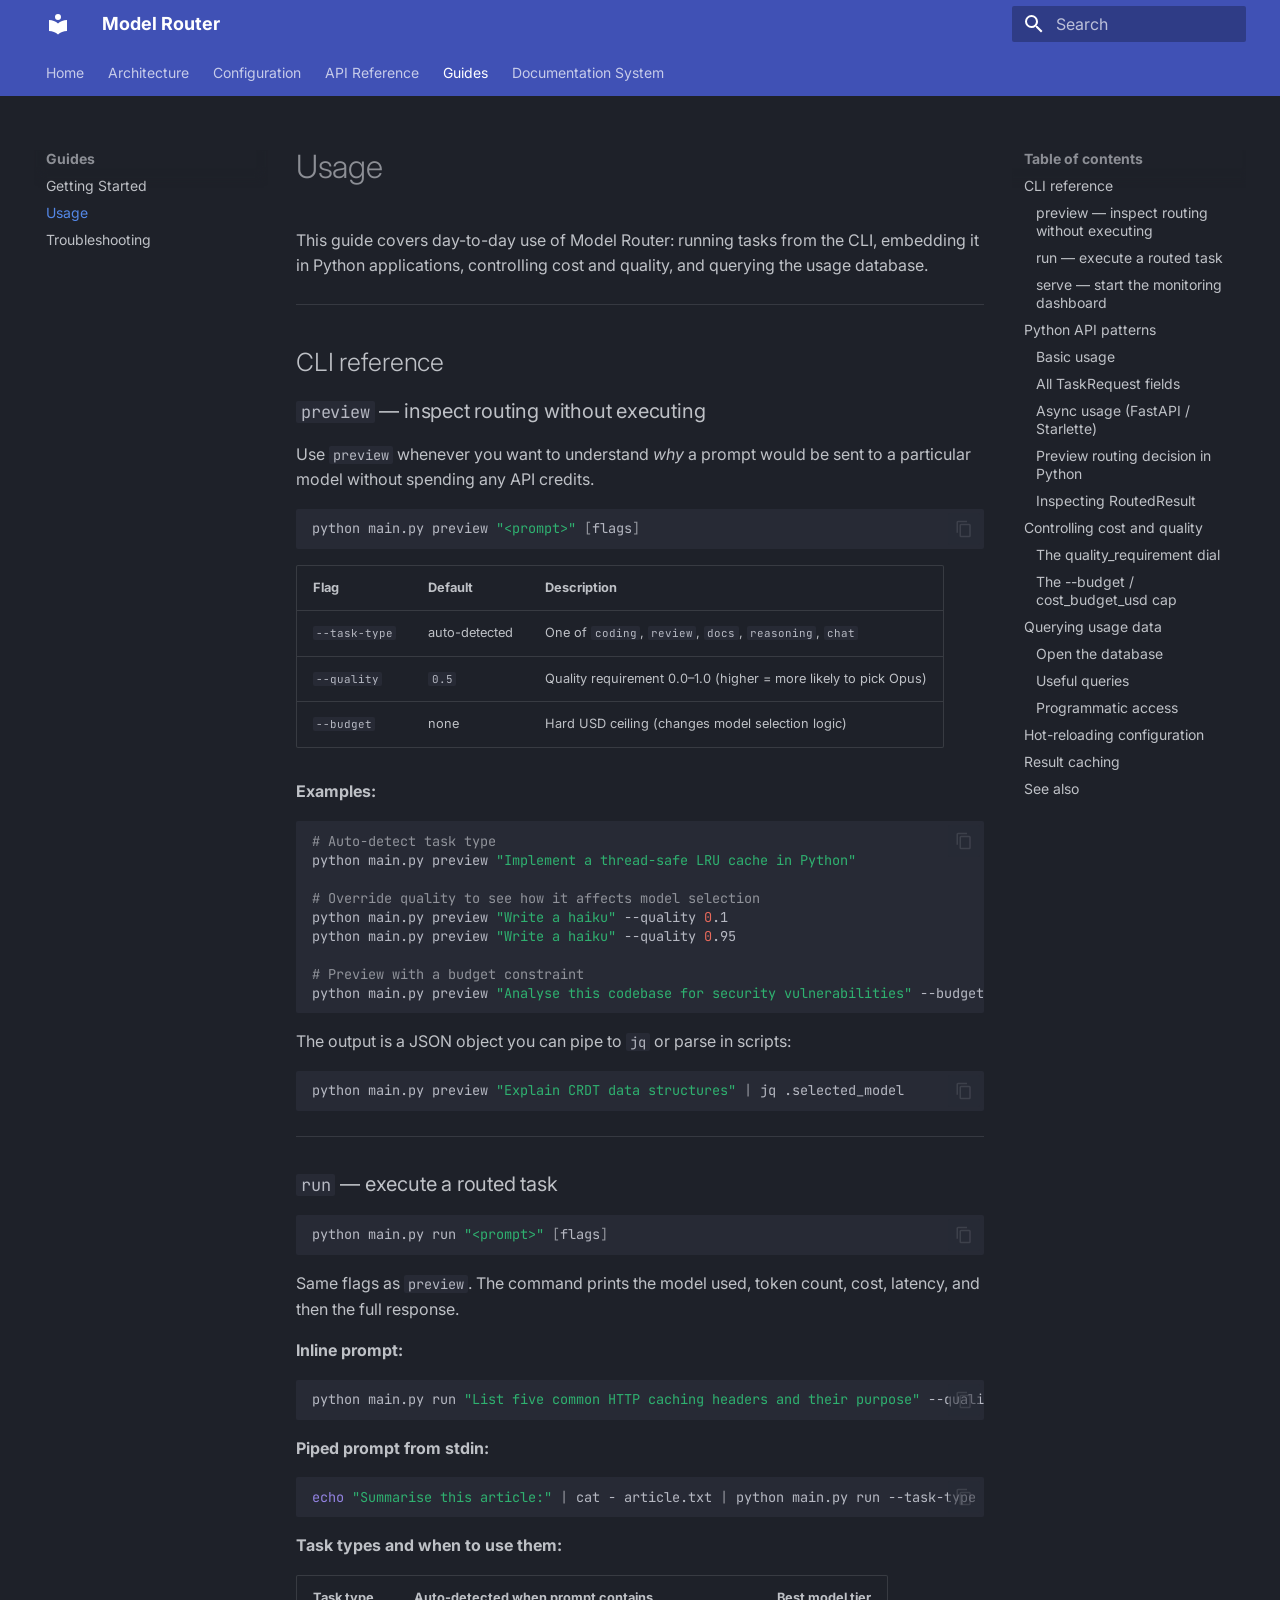
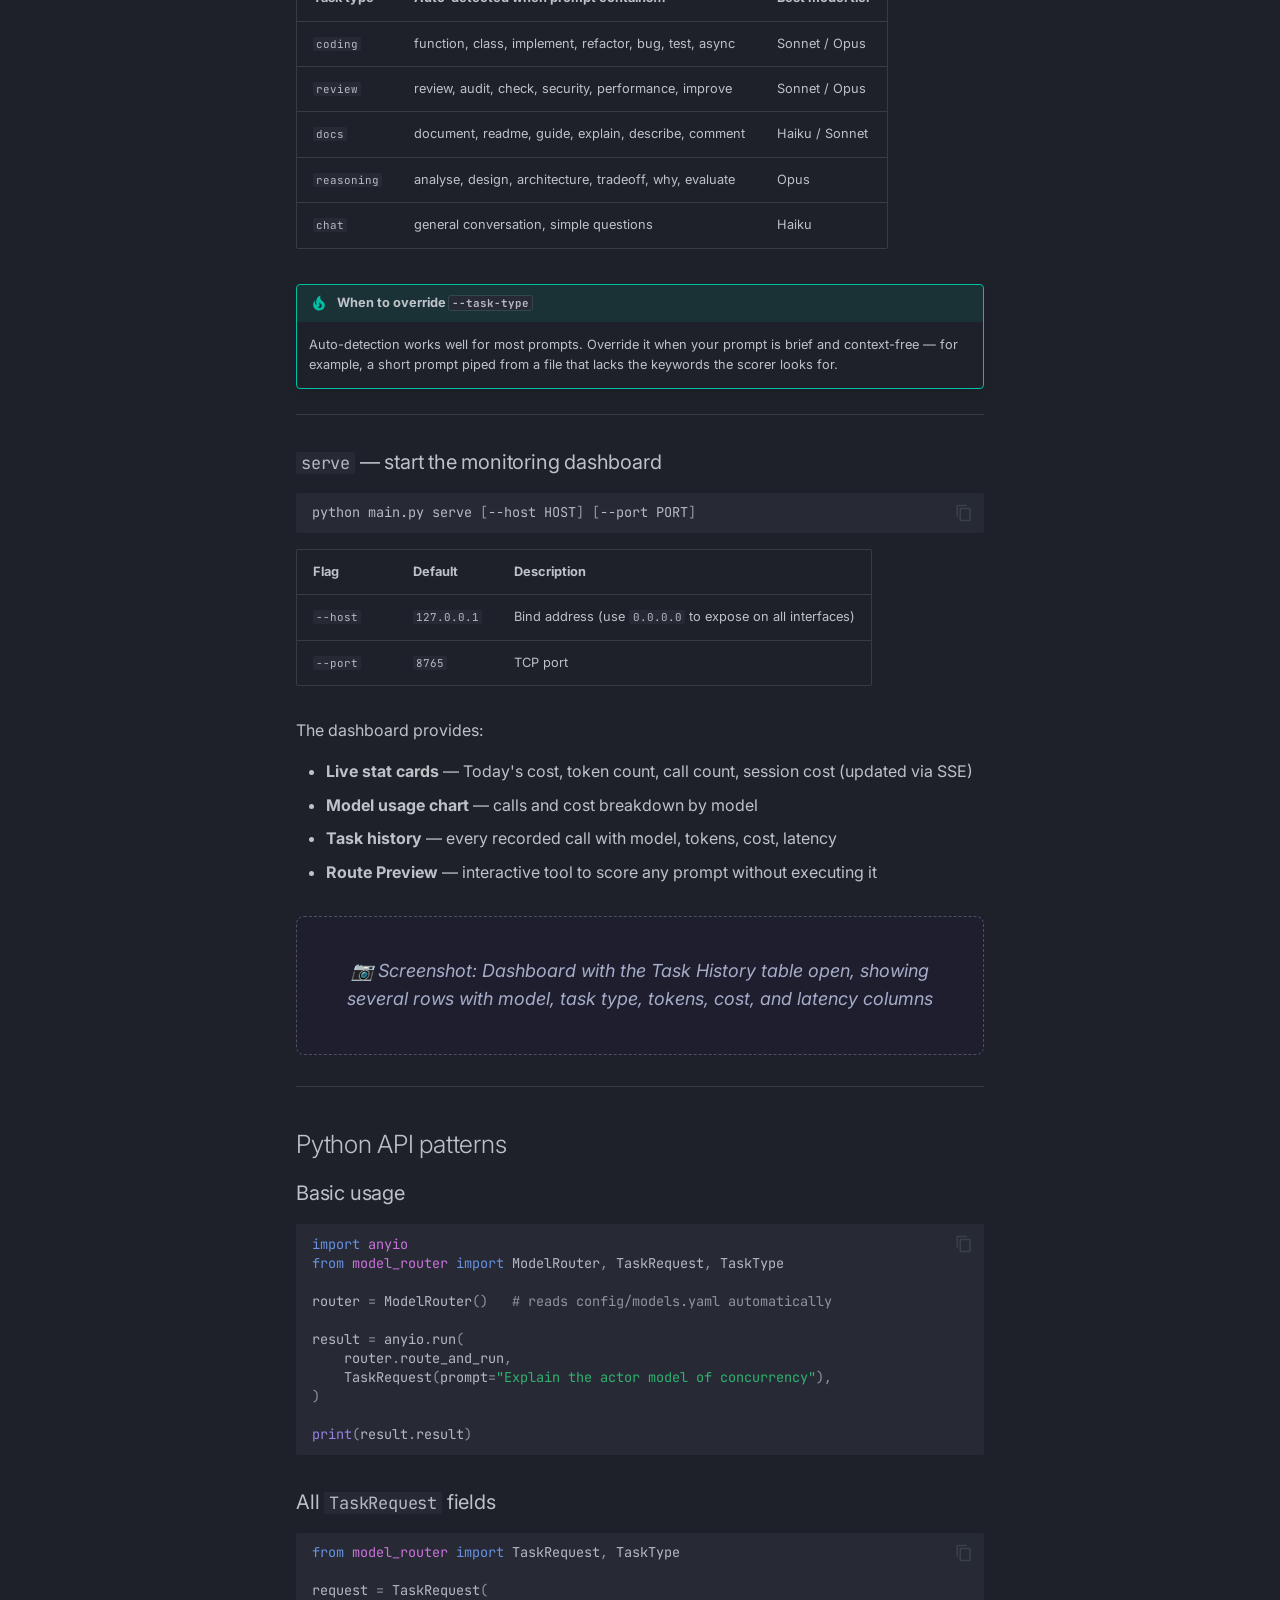
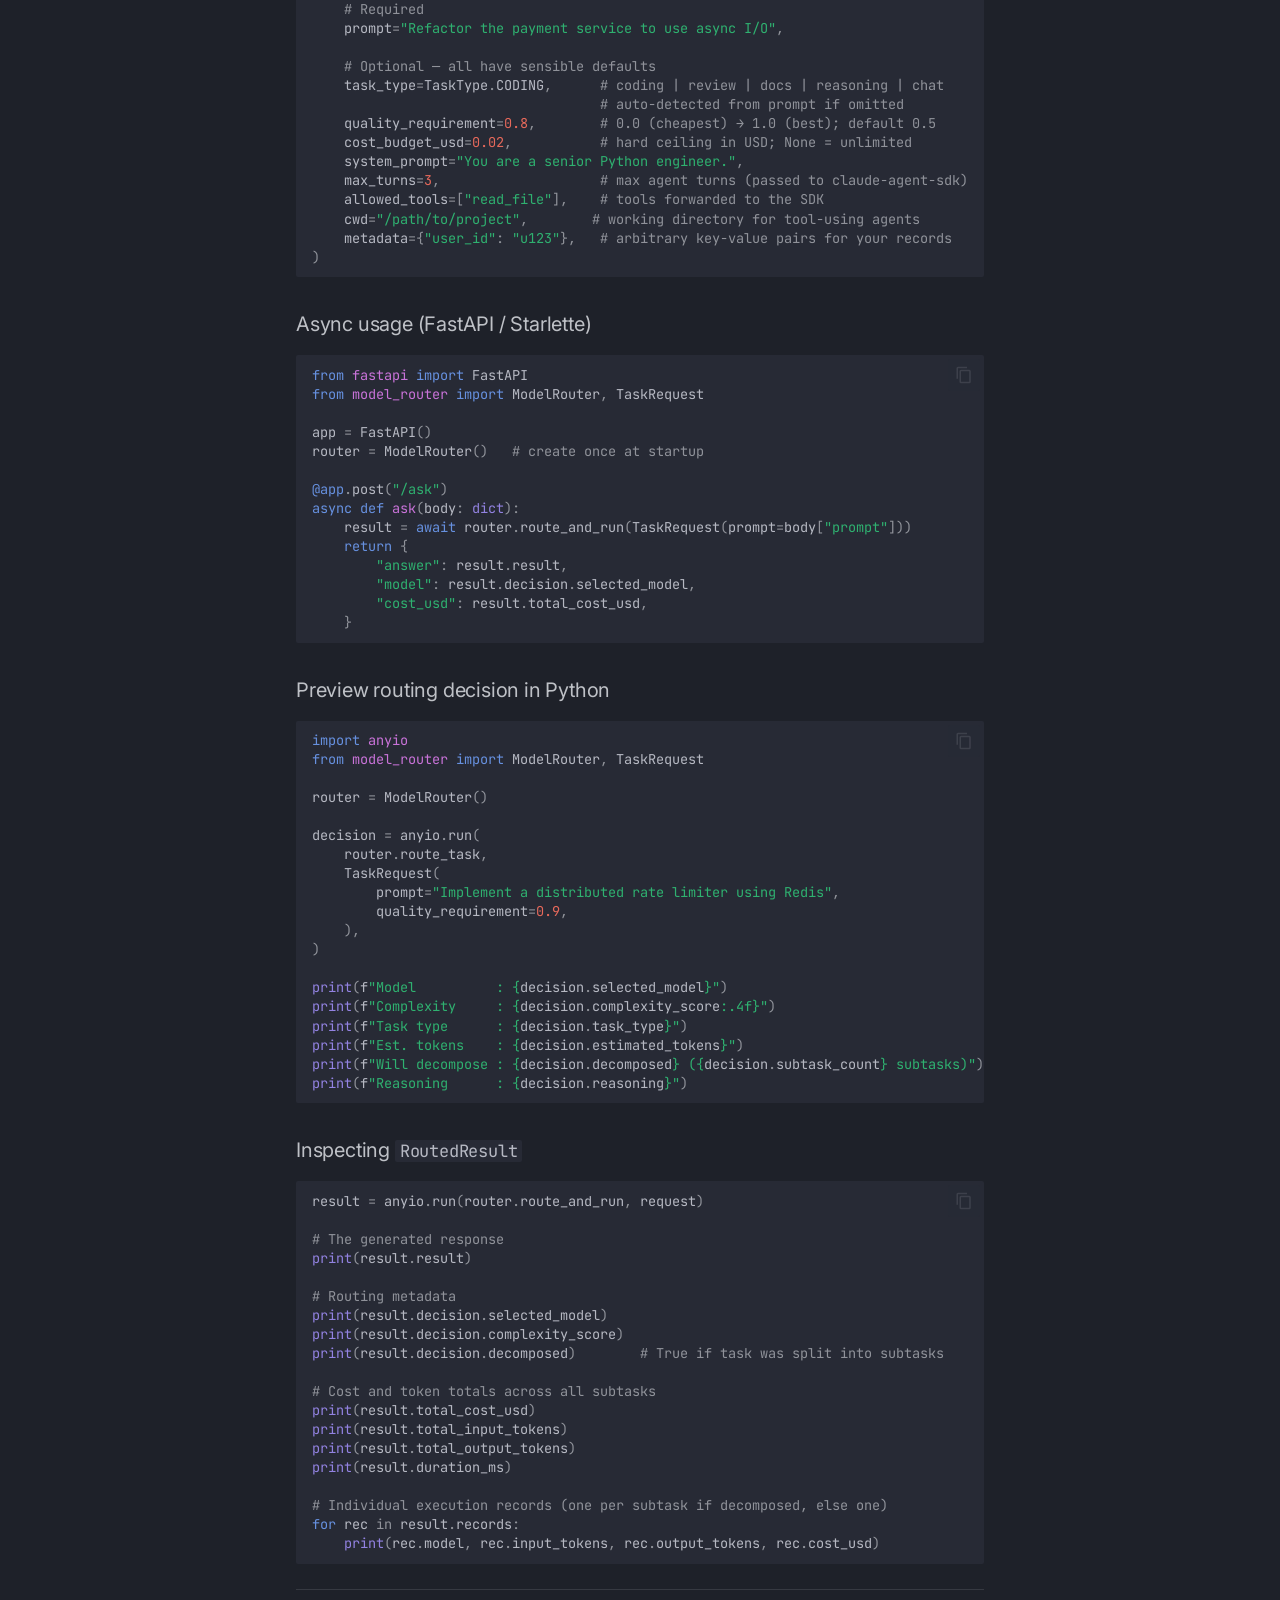
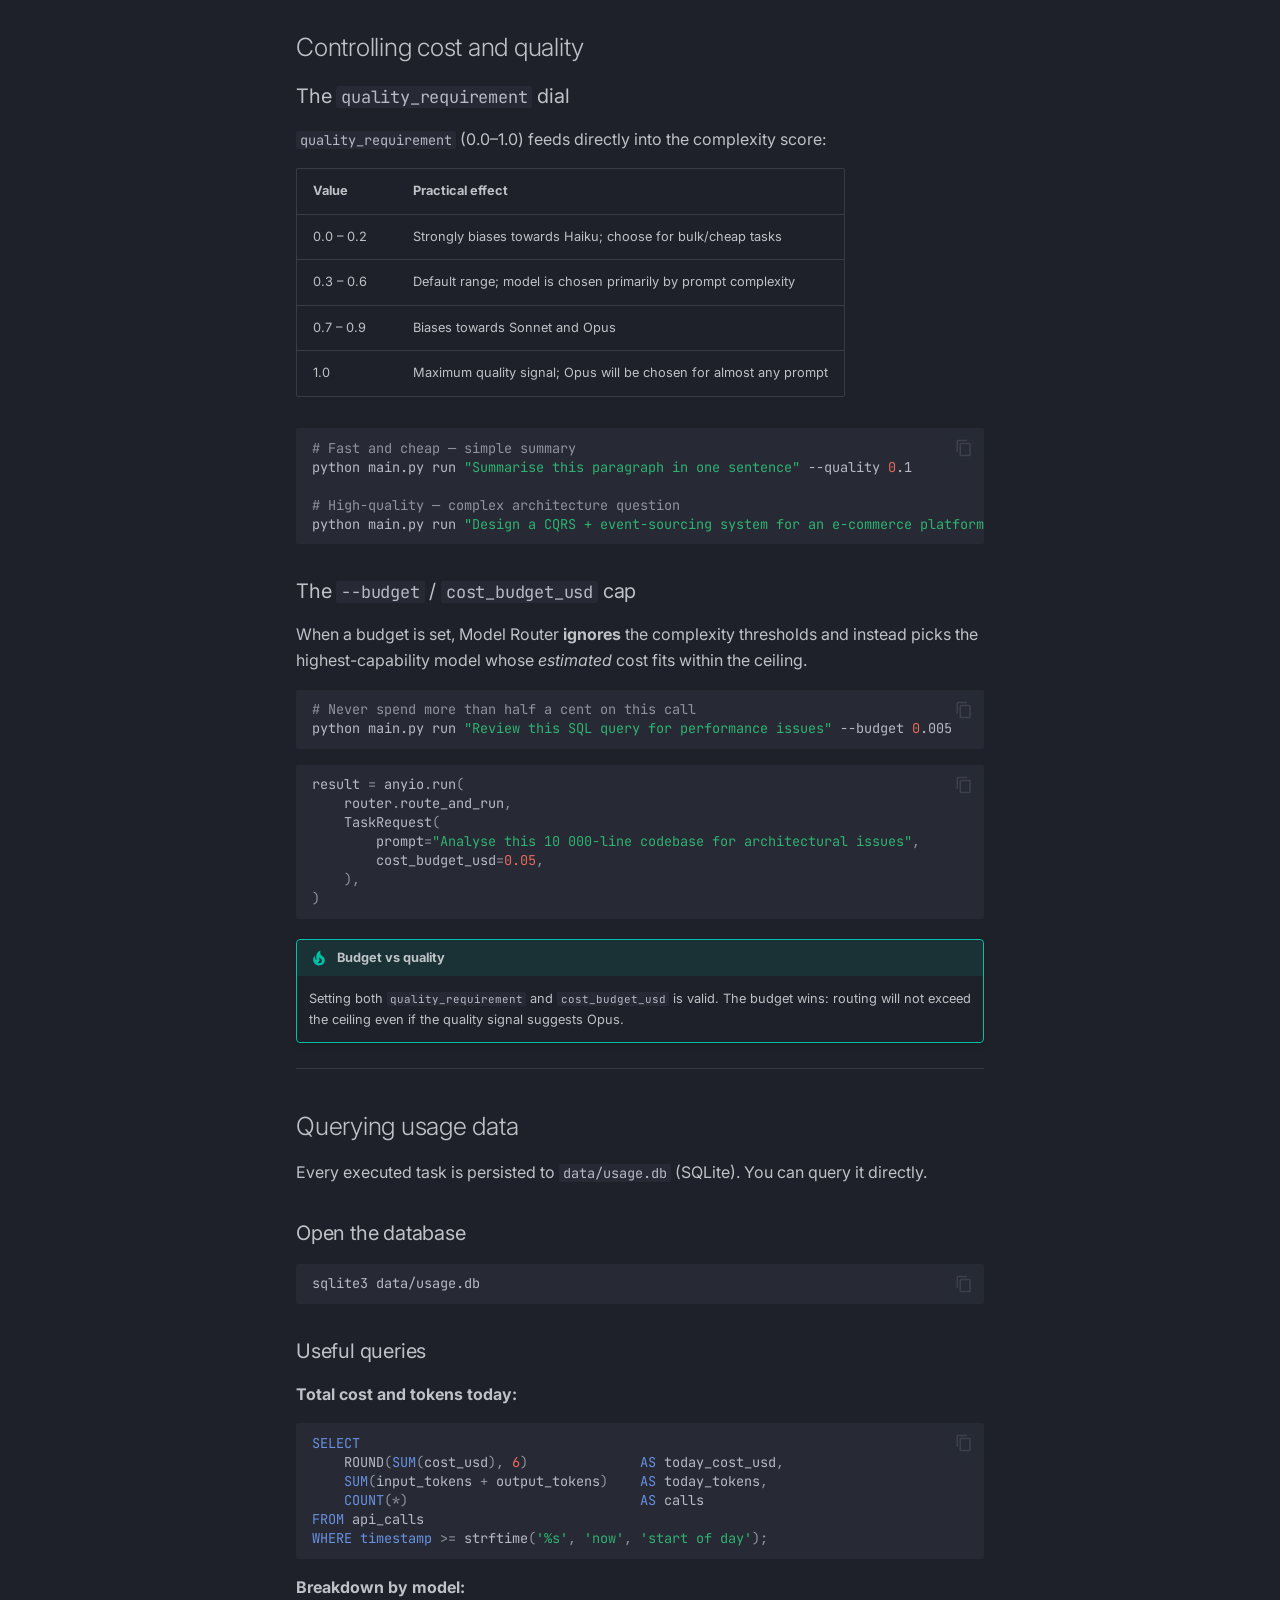
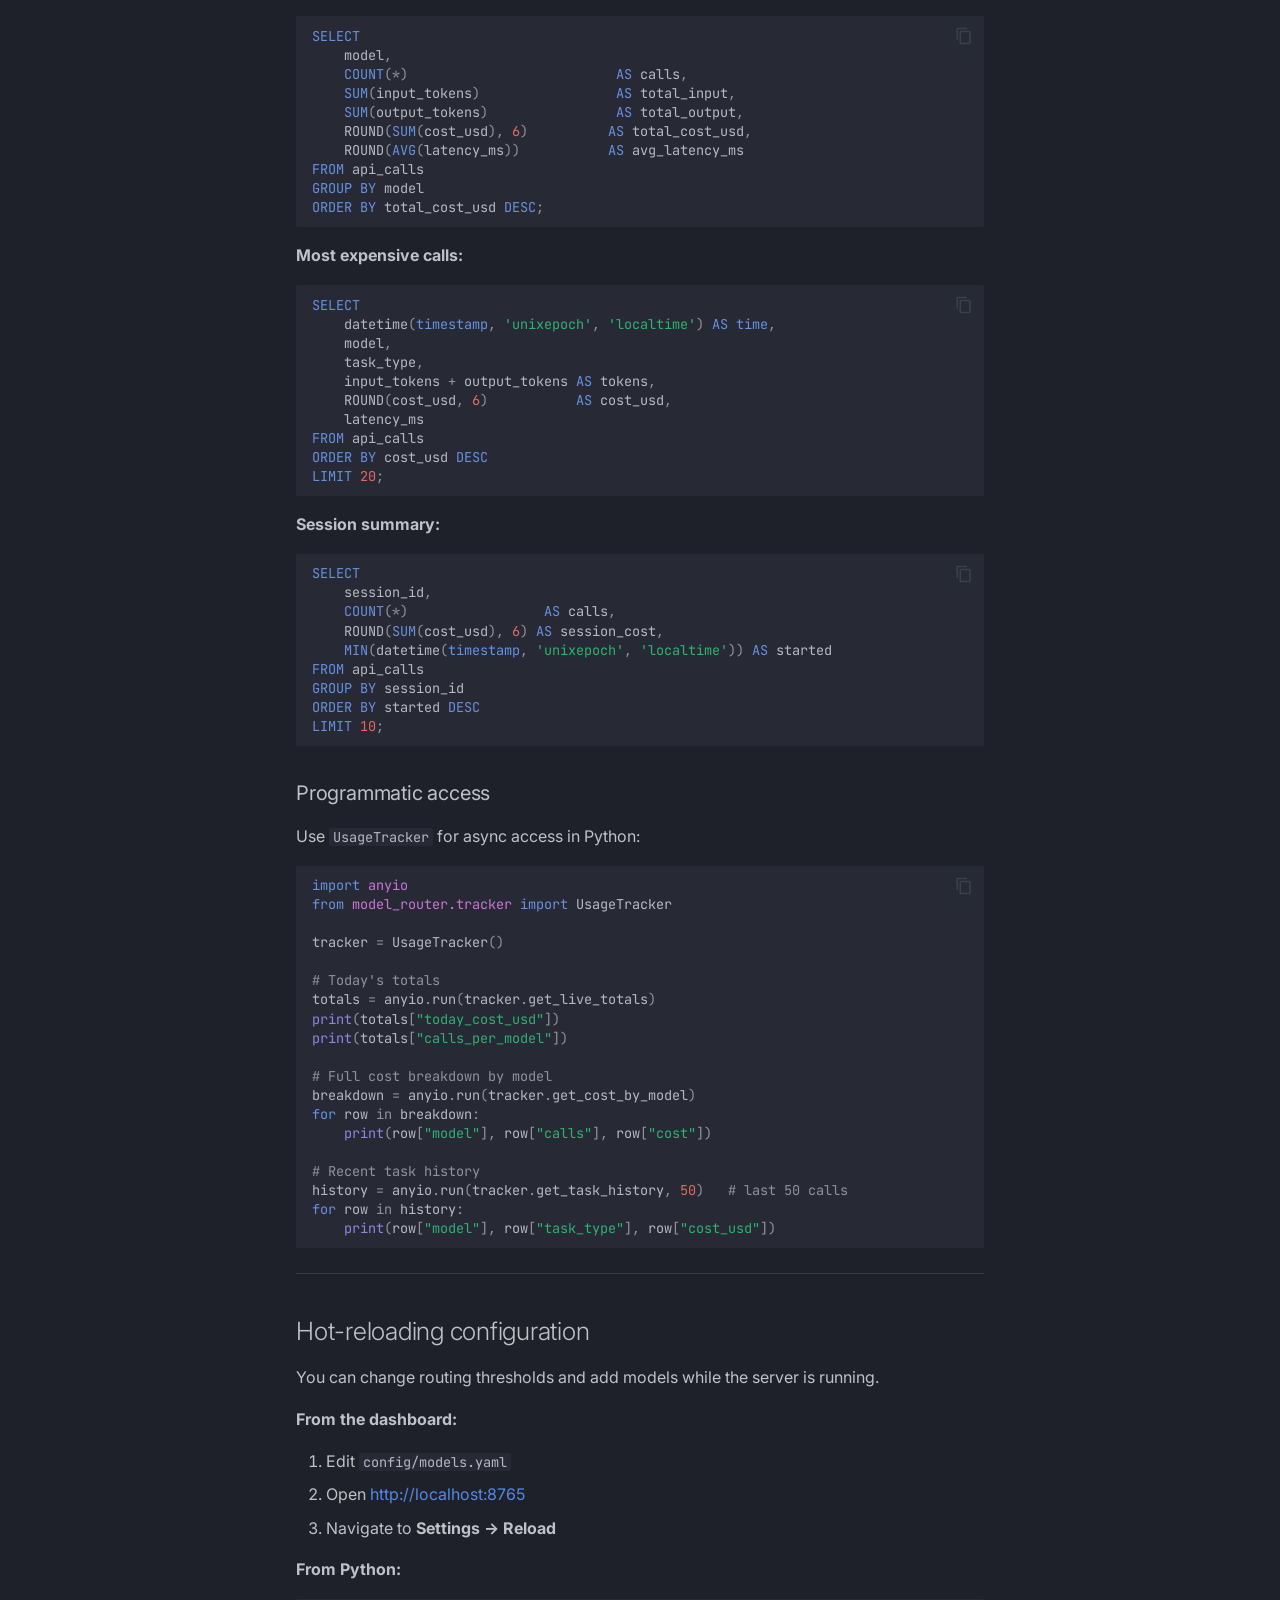
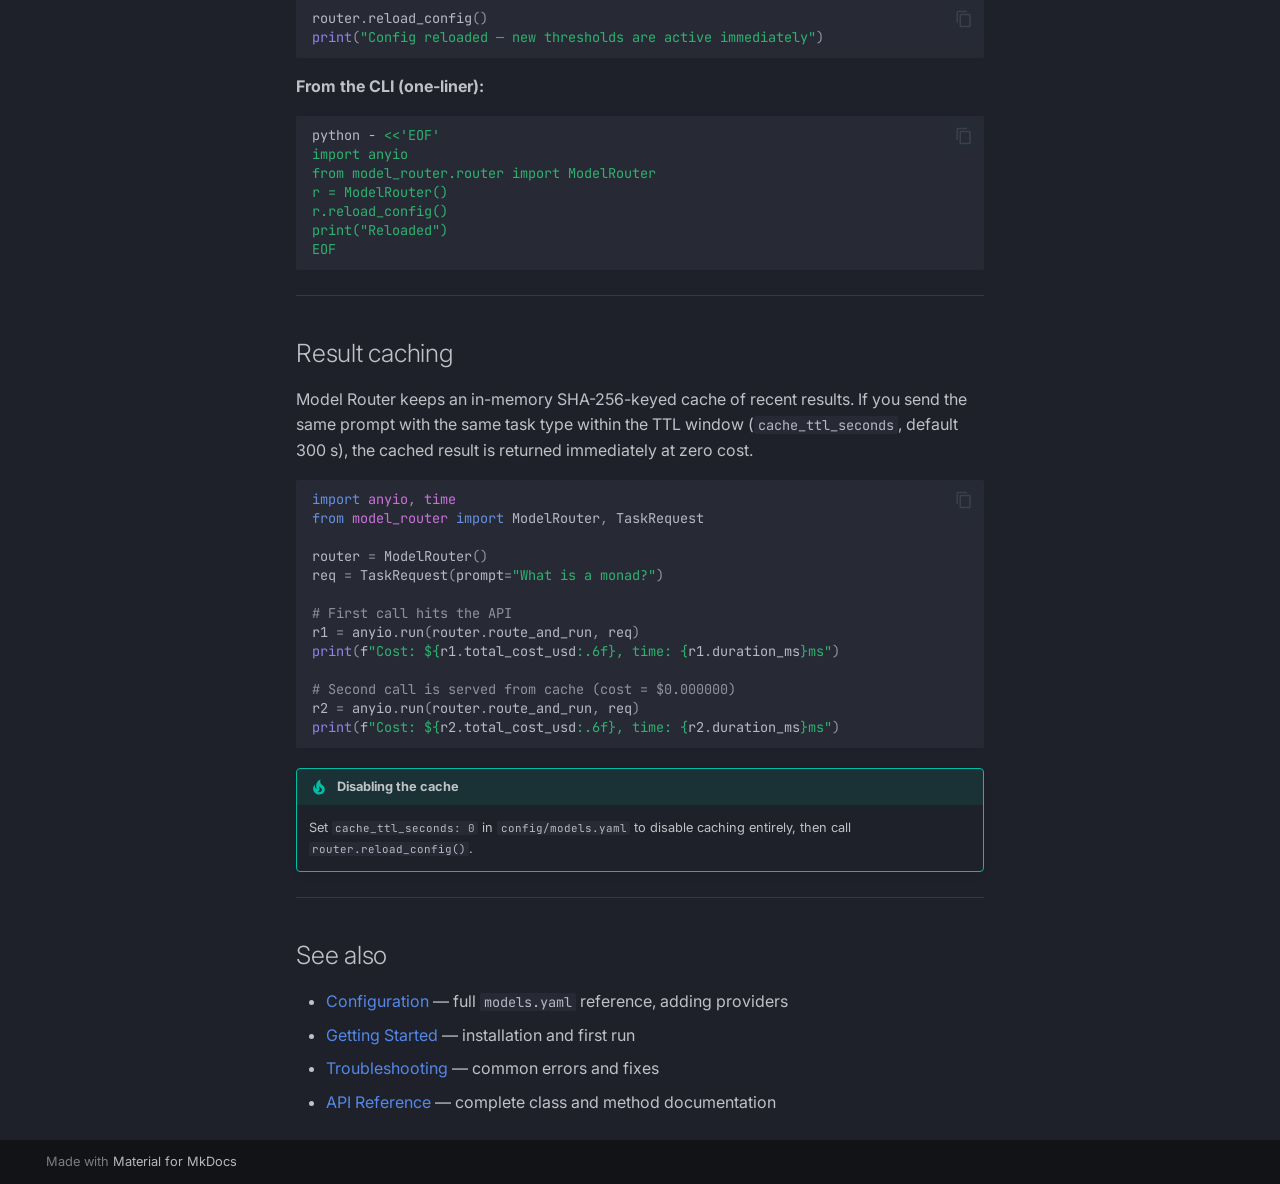
<file: site/guides/usage/index.html>
<!doctype html>
<html lang="en" class="no-js">
  <head>
    
      <meta charset="utf-8">
      <meta name="viewport" content="width=device-width,initial-scale=1">
      
        <meta name="description" content="Intelligent AI model routing, orchestration, and cost tracking for Claude">
      
      
      
      
        <link rel="prev" href="../getting-started/">
      
      
        <link rel="next" href="../troubleshooting/">
      
      
        
      
      
      <link rel="icon" href="../../assets/images/favicon.png">
      <meta name="generator" content="mkdocs-1.6.1, mkdocs-material-9.7.6">
    
    
      
        <title>Usage - Model Router</title>
      
    
    
      <link rel="stylesheet" href="../../assets/stylesheets/main.484c7ddc.min.css">
      
        
        <link rel="stylesheet" href="../../assets/stylesheets/palette.ab4e12ef.min.css">
      
      


    
    
      
    
    
      
        
        
        <link rel="preconnect" href="https://fonts.gstatic.com" crossorigin>
        <link rel="stylesheet" href="https://fonts.googleapis.com/css?family=Inter:300,300i,400,400i,700,700i%7CJetBrains+Mono:400,400i,700,700i&display=fallback">
        <style>:root{--md-text-font:"Inter";--md-code-font:"JetBrains Mono"}</style>
      
    
    
      <link rel="stylesheet" href="../../assets/extra.css">
    
    <script>__md_scope=new URL("../..",location),__md_hash=e=>[...e].reduce(((e,_)=>(e<<5)-e+_.charCodeAt(0)),0),__md_get=(e,_=localStorage,t=__md_scope)=>JSON.parse(_.getItem(t.pathname+"."+e)),__md_set=(e,_,t=localStorage,a=__md_scope)=>{try{t.setItem(a.pathname+"."+e,JSON.stringify(_))}catch(e){}}</script>
    
      

    
    
  </head>
  
  
    
    
      
    
    
    
    
    <body dir="ltr" data-md-color-scheme="slate" data-md-color-primary="indigo" data-md-color-accent="cyan">
  
    
    <input class="md-toggle" data-md-toggle="drawer" type="checkbox" id="__drawer" autocomplete="off">
    <input class="md-toggle" data-md-toggle="search" type="checkbox" id="__search" autocomplete="off">
    <label class="md-overlay" for="__drawer"></label>
    <div data-md-component="skip">
      
        
        <a href="#usage" class="md-skip">
          Skip to content
        </a>
      
    </div>
    <div data-md-component="announce">
      
    </div>
    
    
      

<header class="md-header" data-md-component="header">
  <nav class="md-header__inner md-grid" aria-label="Header">
    <a href="../.." title="Model Router" class="md-header__button md-logo" aria-label="Model Router" data-md-component="logo">
      
  
  <svg xmlns="http://www.w3.org/2000/svg" viewBox="0 0 24 24"><path d="M12 8a3 3 0 0 0 3-3 3 3 0 0 0-3-3 3 3 0 0 0-3 3 3 3 0 0 0 3 3m0 3.54C9.64 9.35 6.5 8 3 8v11c3.5 0 6.64 1.35 9 3.54 2.36-2.19 5.5-3.54 9-3.54V8c-3.5 0-6.64 1.35-9 3.54"/></svg>

    </a>
    <label class="md-header__button md-icon" for="__drawer">
      
      <svg xmlns="http://www.w3.org/2000/svg" viewBox="0 0 24 24"><path d="M3 6h18v2H3zm0 5h18v2H3zm0 5h18v2H3z"/></svg>
    </label>
    <div class="md-header__title" data-md-component="header-title">
      <div class="md-header__ellipsis">
        <div class="md-header__topic">
          <span class="md-ellipsis">
            Model Router
          </span>
        </div>
        <div class="md-header__topic" data-md-component="header-topic">
          <span class="md-ellipsis">
            
              Usage
            
          </span>
        </div>
      </div>
    </div>
    
      
        <form class="md-header__option" data-md-component="palette">
  
    
    
    
    <input class="md-option" data-md-color-media="" data-md-color-scheme="slate" data-md-color-primary="indigo" data-md-color-accent="cyan"  aria-hidden="true"  type="radio" name="__palette" id="__palette_0">
    
  
</form>
      
    
    
      <script>var palette=__md_get("__palette");if(palette&&palette.color){if("(prefers-color-scheme)"===palette.color.media){var media=matchMedia("(prefers-color-scheme: light)"),input=document.querySelector(media.matches?"[data-md-color-media='(prefers-color-scheme: light)']":"[data-md-color-media='(prefers-color-scheme: dark)']");palette.color.media=input.getAttribute("data-md-color-media"),palette.color.scheme=input.getAttribute("data-md-color-scheme"),palette.color.primary=input.getAttribute("data-md-color-primary"),palette.color.accent=input.getAttribute("data-md-color-accent")}for(var[key,value]of Object.entries(palette.color))document.body.setAttribute("data-md-color-"+key,value)}</script>
    
    
    
      
      
        <label class="md-header__button md-icon" for="__search">
          
          <svg xmlns="http://www.w3.org/2000/svg" viewBox="0 0 24 24"><path d="M9.5 3A6.5 6.5 0 0 1 16 9.5c0 1.61-.59 3.09-1.56 4.23l.27.27h.79l5 5-1.5 1.5-5-5v-.79l-.27-.27A6.52 6.52 0 0 1 9.5 16 6.5 6.5 0 0 1 3 9.5 6.5 6.5 0 0 1 9.5 3m0 2C7 5 5 7 5 9.5S7 14 9.5 14 14 12 14 9.5 12 5 9.5 5"/></svg>
        </label>
        <div class="md-search" data-md-component="search" role="dialog">
  <label class="md-search__overlay" for="__search"></label>
  <div class="md-search__inner" role="search">
    <form class="md-search__form" name="search">
      <input type="text" class="md-search__input" name="query" aria-label="Search" placeholder="Search" autocapitalize="off" autocorrect="off" autocomplete="off" spellcheck="false" data-md-component="search-query" required>
      <label class="md-search__icon md-icon" for="__search">
        
        <svg xmlns="http://www.w3.org/2000/svg" viewBox="0 0 24 24"><path d="M9.5 3A6.5 6.5 0 0 1 16 9.5c0 1.61-.59 3.09-1.56 4.23l.27.27h.79l5 5-1.5 1.5-5-5v-.79l-.27-.27A6.52 6.52 0 0 1 9.5 16 6.5 6.5 0 0 1 3 9.5 6.5 6.5 0 0 1 9.5 3m0 2C7 5 5 7 5 9.5S7 14 9.5 14 14 12 14 9.5 12 5 9.5 5"/></svg>
        
        <svg xmlns="http://www.w3.org/2000/svg" viewBox="0 0 24 24"><path d="M20 11v2H8l5.5 5.5-1.42 1.42L4.16 12l7.92-7.92L13.5 5.5 8 11z"/></svg>
      </label>
      <nav class="md-search__options" aria-label="Search">
        
        <button type="reset" class="md-search__icon md-icon" title="Clear" aria-label="Clear" tabindex="-1">
          
          <svg xmlns="http://www.w3.org/2000/svg" viewBox="0 0 24 24"><path d="M19 6.41 17.59 5 12 10.59 6.41 5 5 6.41 10.59 12 5 17.59 6.41 19 12 13.41 17.59 19 19 17.59 13.41 12z"/></svg>
        </button>
      </nav>
      
    </form>
    <div class="md-search__output">
      <div class="md-search__scrollwrap" tabindex="0" data-md-scrollfix>
        <div class="md-search-result" data-md-component="search-result">
          <div class="md-search-result__meta">
            Initializing search
          </div>
          <ol class="md-search-result__list" role="presentation"></ol>
        </div>
      </div>
    </div>
  </div>
</div>
      
    
    
  </nav>
  
</header>
    
    <div class="md-container" data-md-component="container">
      
      
        
          
            
<nav class="md-tabs" aria-label="Tabs" data-md-component="tabs">
  <div class="md-grid">
    <ul class="md-tabs__list">
      
        
  
  
  
  
    <li class="md-tabs__item">
      <a href="../.." class="md-tabs__link">
        
  
  
    
  
  Home

      </a>
    </li>
  

      
        
  
  
  
  
    <li class="md-tabs__item">
      <a href="../../architecture/" class="md-tabs__link">
        
  
  
    
  
  Architecture

      </a>
    </li>
  

      
        
  
  
  
  
    <li class="md-tabs__item">
      <a href="../../configuration/" class="md-tabs__link">
        
  
  
    
  
  Configuration

      </a>
    </li>
  

      
        
  
  
  
  
    <li class="md-tabs__item">
      <a href="../../api/" class="md-tabs__link">
        
  
  
    
  
  API Reference

      </a>
    </li>
  

      
        
  
  
  
    
  
  
    
    
      <li class="md-tabs__item md-tabs__item--active">
        <a href="../getting-started/" class="md-tabs__link">
          
  
  
  Guides

        </a>
      </li>
    
  

      
        
  
  
  
  
    <li class="md-tabs__item">
      <a href="../../doc-assistant/" class="md-tabs__link">
        
  
  
    
  
  Documentation System

      </a>
    </li>
  

      
    </ul>
  </div>
</nav>
          
        
      
      <main class="md-main" data-md-component="main">
        <div class="md-main__inner md-grid">
          
            
              
              <div class="md-sidebar md-sidebar--primary" data-md-component="sidebar" data-md-type="navigation" >
                <div class="md-sidebar__scrollwrap">
                  <div class="md-sidebar__inner">
                    


  


<nav class="md-nav md-nav--primary md-nav--lifted" aria-label="Navigation" data-md-level="0">
  <label class="md-nav__title" for="__drawer">
    <a href="../.." title="Model Router" class="md-nav__button md-logo" aria-label="Model Router" data-md-component="logo">
      
  
  <svg xmlns="http://www.w3.org/2000/svg" viewBox="0 0 24 24"><path d="M12 8a3 3 0 0 0 3-3 3 3 0 0 0-3-3 3 3 0 0 0-3 3 3 3 0 0 0 3 3m0 3.54C9.64 9.35 6.5 8 3 8v11c3.5 0 6.64 1.35 9 3.54 2.36-2.19 5.5-3.54 9-3.54V8c-3.5 0-6.64 1.35-9 3.54"/></svg>

    </a>
    Model Router
  </label>
  
  <ul class="md-nav__list" data-md-scrollfix>
    
      
      
  
  
  
  
    <li class="md-nav__item">
      <a href="../.." class="md-nav__link">
        
  
  
  <span class="md-ellipsis">
    
  
    Home
  

    
  </span>
  
  

      </a>
    </li>
  

    
      
      
  
  
  
  
    <li class="md-nav__item">
      <a href="../../architecture/" class="md-nav__link">
        
  
  
  <span class="md-ellipsis">
    
  
    Architecture
  

    
  </span>
  
  

      </a>
    </li>
  

    
      
      
  
  
  
  
    <li class="md-nav__item">
      <a href="../../configuration/" class="md-nav__link">
        
  
  
  <span class="md-ellipsis">
    
  
    Configuration
  

    
  </span>
  
  

      </a>
    </li>
  

    
      
      
  
  
  
  
    <li class="md-nav__item">
      <a href="../../api/" class="md-nav__link">
        
  
  
  <span class="md-ellipsis">
    
  
    API Reference
  

    
  </span>
  
  

      </a>
    </li>
  

    
      
      
  
  
    
  
  
  
    
    
    
    
      
        
        
      
      
        
      
    
    
    <li class="md-nav__item md-nav__item--active md-nav__item--section md-nav__item--nested">
      
        
        
        <input class="md-nav__toggle md-toggle " type="checkbox" id="__nav_5" checked>
        
          
          <label class="md-nav__link" for="__nav_5" id="__nav_5_label" tabindex="">
            
  
  
  <span class="md-ellipsis">
    
  
    Guides
  

    
  </span>
  
  

            <span class="md-nav__icon md-icon"></span>
          </label>
        
        <nav class="md-nav" data-md-level="1" aria-labelledby="__nav_5_label" aria-expanded="true">
          <label class="md-nav__title" for="__nav_5">
            <span class="md-nav__icon md-icon"></span>
            
  
    Guides
  

          </label>
          <ul class="md-nav__list" data-md-scrollfix>
            
              
                
  
  
  
  
    <li class="md-nav__item">
      <a href="../getting-started/" class="md-nav__link">
        
  
  
  <span class="md-ellipsis">
    
  
    Getting Started
  

    
  </span>
  
  

      </a>
    </li>
  

              
            
              
                
  
  
    
  
  
  
    <li class="md-nav__item md-nav__item--active">
      
      <input class="md-nav__toggle md-toggle" type="checkbox" id="__toc">
      
      
        
      
      
        <label class="md-nav__link md-nav__link--active" for="__toc">
          
  
  
  <span class="md-ellipsis">
    
  
    Usage
  

    
  </span>
  
  

          <span class="md-nav__icon md-icon"></span>
        </label>
      
      <a href="./" class="md-nav__link md-nav__link--active">
        
  
  
  <span class="md-ellipsis">
    
  
    Usage
  

    
  </span>
  
  

      </a>
      
        

<nav class="md-nav md-nav--secondary" aria-label="Table of contents">
  
  
  
    
  
  
    <label class="md-nav__title" for="__toc">
      <span class="md-nav__icon md-icon"></span>
      Table of contents
    </label>
    <ul class="md-nav__list" data-md-component="toc" data-md-scrollfix>
      
        <li class="md-nav__item">
  <a href="#cli-reference" class="md-nav__link">
    <span class="md-ellipsis">
      
        CLI reference
      
    </span>
  </a>
  
    <nav class="md-nav" aria-label="CLI reference">
      <ul class="md-nav__list">
        
          <li class="md-nav__item">
  <a href="#preview-inspect-routing-without-executing" class="md-nav__link">
    <span class="md-ellipsis">
      
        preview — inspect routing without executing
      
    </span>
  </a>
  
</li>
        
          <li class="md-nav__item">
  <a href="#run-execute-a-routed-task" class="md-nav__link">
    <span class="md-ellipsis">
      
        run — execute a routed task
      
    </span>
  </a>
  
</li>
        
          <li class="md-nav__item">
  <a href="#serve-start-the-monitoring-dashboard" class="md-nav__link">
    <span class="md-ellipsis">
      
        serve — start the monitoring dashboard
      
    </span>
  </a>
  
</li>
        
      </ul>
    </nav>
  
</li>
      
        <li class="md-nav__item">
  <a href="#python-api-patterns" class="md-nav__link">
    <span class="md-ellipsis">
      
        Python API patterns
      
    </span>
  </a>
  
    <nav class="md-nav" aria-label="Python API patterns">
      <ul class="md-nav__list">
        
          <li class="md-nav__item">
  <a href="#basic-usage" class="md-nav__link">
    <span class="md-ellipsis">
      
        Basic usage
      
    </span>
  </a>
  
</li>
        
          <li class="md-nav__item">
  <a href="#all-taskrequest-fields" class="md-nav__link">
    <span class="md-ellipsis">
      
        All TaskRequest fields
      
    </span>
  </a>
  
</li>
        
          <li class="md-nav__item">
  <a href="#async-usage-fastapi-starlette" class="md-nav__link">
    <span class="md-ellipsis">
      
        Async usage (FastAPI / Starlette)
      
    </span>
  </a>
  
</li>
        
          <li class="md-nav__item">
  <a href="#preview-routing-decision-in-python" class="md-nav__link">
    <span class="md-ellipsis">
      
        Preview routing decision in Python
      
    </span>
  </a>
  
</li>
        
          <li class="md-nav__item">
  <a href="#inspecting-routedresult" class="md-nav__link">
    <span class="md-ellipsis">
      
        Inspecting RoutedResult
      
    </span>
  </a>
  
</li>
        
      </ul>
    </nav>
  
</li>
      
        <li class="md-nav__item">
  <a href="#controlling-cost-and-quality" class="md-nav__link">
    <span class="md-ellipsis">
      
        Controlling cost and quality
      
    </span>
  </a>
  
    <nav class="md-nav" aria-label="Controlling cost and quality">
      <ul class="md-nav__list">
        
          <li class="md-nav__item">
  <a href="#the-quality_requirement-dial" class="md-nav__link">
    <span class="md-ellipsis">
      
        The quality_requirement dial
      
    </span>
  </a>
  
</li>
        
          <li class="md-nav__item">
  <a href="#the-budget-cost_budget_usd-cap" class="md-nav__link">
    <span class="md-ellipsis">
      
        The --budget / cost_budget_usd cap
      
    </span>
  </a>
  
</li>
        
      </ul>
    </nav>
  
</li>
      
        <li class="md-nav__item">
  <a href="#querying-usage-data" class="md-nav__link">
    <span class="md-ellipsis">
      
        Querying usage data
      
    </span>
  </a>
  
    <nav class="md-nav" aria-label="Querying usage data">
      <ul class="md-nav__list">
        
          <li class="md-nav__item">
  <a href="#open-the-database" class="md-nav__link">
    <span class="md-ellipsis">
      
        Open the database
      
    </span>
  </a>
  
</li>
        
          <li class="md-nav__item">
  <a href="#useful-queries" class="md-nav__link">
    <span class="md-ellipsis">
      
        Useful queries
      
    </span>
  </a>
  
</li>
        
          <li class="md-nav__item">
  <a href="#programmatic-access" class="md-nav__link">
    <span class="md-ellipsis">
      
        Programmatic access
      
    </span>
  </a>
  
</li>
        
      </ul>
    </nav>
  
</li>
      
        <li class="md-nav__item">
  <a href="#hot-reloading-configuration" class="md-nav__link">
    <span class="md-ellipsis">
      
        Hot-reloading configuration
      
    </span>
  </a>
  
</li>
      
        <li class="md-nav__item">
  <a href="#result-caching" class="md-nav__link">
    <span class="md-ellipsis">
      
        Result caching
      
    </span>
  </a>
  
</li>
      
        <li class="md-nav__item">
  <a href="#see-also" class="md-nav__link">
    <span class="md-ellipsis">
      
        See also
      
    </span>
  </a>
  
</li>
      
    </ul>
  
</nav>
      
    </li>
  

              
            
              
                
  
  
  
  
    <li class="md-nav__item">
      <a href="../troubleshooting/" class="md-nav__link">
        
  
  
  <span class="md-ellipsis">
    
  
    Troubleshooting
  

    
  </span>
  
  

      </a>
    </li>
  

              
            
          </ul>
        </nav>
      
    </li>
  

    
      
      
  
  
  
  
    <li class="md-nav__item">
      <a href="../../doc-assistant/" class="md-nav__link">
        
  
  
  <span class="md-ellipsis">
    
  
    Documentation System
  

    
  </span>
  
  

      </a>
    </li>
  

    
  </ul>
</nav>
                  </div>
                </div>
              </div>
            
            
              
              <div class="md-sidebar md-sidebar--secondary" data-md-component="sidebar" data-md-type="toc" >
                <div class="md-sidebar__scrollwrap">
                  <div class="md-sidebar__inner">
                    

<nav class="md-nav md-nav--secondary" aria-label="Table of contents">
  
  
  
    
  
  
    <label class="md-nav__title" for="__toc">
      <span class="md-nav__icon md-icon"></span>
      Table of contents
    </label>
    <ul class="md-nav__list" data-md-component="toc" data-md-scrollfix>
      
        <li class="md-nav__item">
  <a href="#cli-reference" class="md-nav__link">
    <span class="md-ellipsis">
      
        CLI reference
      
    </span>
  </a>
  
    <nav class="md-nav" aria-label="CLI reference">
      <ul class="md-nav__list">
        
          <li class="md-nav__item">
  <a href="#preview-inspect-routing-without-executing" class="md-nav__link">
    <span class="md-ellipsis">
      
        preview — inspect routing without executing
      
    </span>
  </a>
  
</li>
        
          <li class="md-nav__item">
  <a href="#run-execute-a-routed-task" class="md-nav__link">
    <span class="md-ellipsis">
      
        run — execute a routed task
      
    </span>
  </a>
  
</li>
        
          <li class="md-nav__item">
  <a href="#serve-start-the-monitoring-dashboard" class="md-nav__link">
    <span class="md-ellipsis">
      
        serve — start the monitoring dashboard
      
    </span>
  </a>
  
</li>
        
      </ul>
    </nav>
  
</li>
      
        <li class="md-nav__item">
  <a href="#python-api-patterns" class="md-nav__link">
    <span class="md-ellipsis">
      
        Python API patterns
      
    </span>
  </a>
  
    <nav class="md-nav" aria-label="Python API patterns">
      <ul class="md-nav__list">
        
          <li class="md-nav__item">
  <a href="#basic-usage" class="md-nav__link">
    <span class="md-ellipsis">
      
        Basic usage
      
    </span>
  </a>
  
</li>
        
          <li class="md-nav__item">
  <a href="#all-taskrequest-fields" class="md-nav__link">
    <span class="md-ellipsis">
      
        All TaskRequest fields
      
    </span>
  </a>
  
</li>
        
          <li class="md-nav__item">
  <a href="#async-usage-fastapi-starlette" class="md-nav__link">
    <span class="md-ellipsis">
      
        Async usage (FastAPI / Starlette)
      
    </span>
  </a>
  
</li>
        
          <li class="md-nav__item">
  <a href="#preview-routing-decision-in-python" class="md-nav__link">
    <span class="md-ellipsis">
      
        Preview routing decision in Python
      
    </span>
  </a>
  
</li>
        
          <li class="md-nav__item">
  <a href="#inspecting-routedresult" class="md-nav__link">
    <span class="md-ellipsis">
      
        Inspecting RoutedResult
      
    </span>
  </a>
  
</li>
        
      </ul>
    </nav>
  
</li>
      
        <li class="md-nav__item">
  <a href="#controlling-cost-and-quality" class="md-nav__link">
    <span class="md-ellipsis">
      
        Controlling cost and quality
      
    </span>
  </a>
  
    <nav class="md-nav" aria-label="Controlling cost and quality">
      <ul class="md-nav__list">
        
          <li class="md-nav__item">
  <a href="#the-quality_requirement-dial" class="md-nav__link">
    <span class="md-ellipsis">
      
        The quality_requirement dial
      
    </span>
  </a>
  
</li>
        
          <li class="md-nav__item">
  <a href="#the-budget-cost_budget_usd-cap" class="md-nav__link">
    <span class="md-ellipsis">
      
        The --budget / cost_budget_usd cap
      
    </span>
  </a>
  
</li>
        
      </ul>
    </nav>
  
</li>
      
        <li class="md-nav__item">
  <a href="#querying-usage-data" class="md-nav__link">
    <span class="md-ellipsis">
      
        Querying usage data
      
    </span>
  </a>
  
    <nav class="md-nav" aria-label="Querying usage data">
      <ul class="md-nav__list">
        
          <li class="md-nav__item">
  <a href="#open-the-database" class="md-nav__link">
    <span class="md-ellipsis">
      
        Open the database
      
    </span>
  </a>
  
</li>
        
          <li class="md-nav__item">
  <a href="#useful-queries" class="md-nav__link">
    <span class="md-ellipsis">
      
        Useful queries
      
    </span>
  </a>
  
</li>
        
          <li class="md-nav__item">
  <a href="#programmatic-access" class="md-nav__link">
    <span class="md-ellipsis">
      
        Programmatic access
      
    </span>
  </a>
  
</li>
        
      </ul>
    </nav>
  
</li>
      
        <li class="md-nav__item">
  <a href="#hot-reloading-configuration" class="md-nav__link">
    <span class="md-ellipsis">
      
        Hot-reloading configuration
      
    </span>
  </a>
  
</li>
      
        <li class="md-nav__item">
  <a href="#result-caching" class="md-nav__link">
    <span class="md-ellipsis">
      
        Result caching
      
    </span>
  </a>
  
</li>
      
        <li class="md-nav__item">
  <a href="#see-also" class="md-nav__link">
    <span class="md-ellipsis">
      
        See also
      
    </span>
  </a>
  
</li>
      
    </ul>
  
</nav>
                  </div>
                </div>
              </div>
            
          
          
            <div class="md-content" data-md-component="content">
              
              <article class="md-content__inner md-typeset">
                
                  



<h1 id="usage">Usage<a class="headerlink" href="#usage" title="Permanent link">&para;</a></h1>
<p>This guide covers day-to-day use of Model Router: running tasks from the CLI, embedding it in Python applications, controlling cost and quality, and querying the usage database.</p>
<hr />
<h2 id="cli-reference">CLI reference<a class="headerlink" href="#cli-reference" title="Permanent link">&para;</a></h2>
<h3 id="preview-inspect-routing-without-executing"><code>preview</code> — inspect routing without executing<a class="headerlink" href="#preview-inspect-routing-without-executing" title="Permanent link">&para;</a></h3>
<p>Use <code>preview</code> whenever you want to understand <em>why</em> a prompt would be sent to a particular model without spending any API credits.</p>
<div class="highlight"><pre><span></span><code><a id="__codelineno-0-1" name="__codelineno-0-1" href="#__codelineno-0-1"></a>python<span class="w"> </span>main.py<span class="w"> </span>preview<span class="w"> </span><span class="s2">&quot;&lt;prompt&gt;&quot;</span><span class="w"> </span><span class="o">[</span>flags<span class="o">]</span>
</code></pre></div>
<table>
<thead>
<tr>
<th>Flag</th>
<th>Default</th>
<th>Description</th>
</tr>
</thead>
<tbody>
<tr>
<td><code>--task-type</code></td>
<td>auto-detected</td>
<td>One of <code>coding</code>, <code>review</code>, <code>docs</code>, <code>reasoning</code>, <code>chat</code></td>
</tr>
<tr>
<td><code>--quality</code></td>
<td><code>0.5</code></td>
<td>Quality requirement 0.0–1.0 (higher = more likely to pick Opus)</td>
</tr>
<tr>
<td><code>--budget</code></td>
<td>none</td>
<td>Hard USD ceiling (changes model selection logic)</td>
</tr>
</tbody>
</table>
<p><strong>Examples:</strong></p>
<div class="highlight"><pre><span></span><code><a id="__codelineno-1-1" name="__codelineno-1-1" href="#__codelineno-1-1"></a><span class="c1"># Auto-detect task type</span>
<a id="__codelineno-1-2" name="__codelineno-1-2" href="#__codelineno-1-2"></a>python<span class="w"> </span>main.py<span class="w"> </span>preview<span class="w"> </span><span class="s2">&quot;Implement a thread-safe LRU cache in Python&quot;</span>
<a id="__codelineno-1-3" name="__codelineno-1-3" href="#__codelineno-1-3"></a>
<a id="__codelineno-1-4" name="__codelineno-1-4" href="#__codelineno-1-4"></a><span class="c1"># Override quality to see how it affects model selection</span>
<a id="__codelineno-1-5" name="__codelineno-1-5" href="#__codelineno-1-5"></a>python<span class="w"> </span>main.py<span class="w"> </span>preview<span class="w"> </span><span class="s2">&quot;Write a haiku&quot;</span><span class="w"> </span>--quality<span class="w"> </span><span class="m">0</span>.1
<a id="__codelineno-1-6" name="__codelineno-1-6" href="#__codelineno-1-6"></a>python<span class="w"> </span>main.py<span class="w"> </span>preview<span class="w"> </span><span class="s2">&quot;Write a haiku&quot;</span><span class="w"> </span>--quality<span class="w"> </span><span class="m">0</span>.95
<a id="__codelineno-1-7" name="__codelineno-1-7" href="#__codelineno-1-7"></a>
<a id="__codelineno-1-8" name="__codelineno-1-8" href="#__codelineno-1-8"></a><span class="c1"># Preview with a budget constraint</span>
<a id="__codelineno-1-9" name="__codelineno-1-9" href="#__codelineno-1-9"></a>python<span class="w"> </span>main.py<span class="w"> </span>preview<span class="w"> </span><span class="s2">&quot;Analyse this codebase for security vulnerabilities&quot;</span><span class="w"> </span>--budget<span class="w"> </span><span class="m">0</span>.005
</code></pre></div>
<p>The output is a JSON object you can pipe to <code>jq</code> or parse in scripts:</p>
<div class="highlight"><pre><span></span><code><a id="__codelineno-2-1" name="__codelineno-2-1" href="#__codelineno-2-1"></a>python<span class="w"> </span>main.py<span class="w"> </span>preview<span class="w"> </span><span class="s2">&quot;Explain CRDT data structures&quot;</span><span class="w"> </span><span class="p">|</span><span class="w"> </span>jq<span class="w"> </span>.selected_model
</code></pre></div>
<hr />
<h3 id="run-execute-a-routed-task"><code>run</code> — execute a routed task<a class="headerlink" href="#run-execute-a-routed-task" title="Permanent link">&para;</a></h3>
<div class="highlight"><pre><span></span><code><a id="__codelineno-3-1" name="__codelineno-3-1" href="#__codelineno-3-1"></a>python<span class="w"> </span>main.py<span class="w"> </span>run<span class="w"> </span><span class="s2">&quot;&lt;prompt&gt;&quot;</span><span class="w"> </span><span class="o">[</span>flags<span class="o">]</span>
</code></pre></div>
<p>Same flags as <code>preview</code>. The command prints the model used, token count, cost, latency, and then the full response.</p>
<p><strong>Inline prompt:</strong></p>
<div class="highlight"><pre><span></span><code><a id="__codelineno-4-1" name="__codelineno-4-1" href="#__codelineno-4-1"></a>python<span class="w"> </span>main.py<span class="w"> </span>run<span class="w"> </span><span class="s2">&quot;List five common HTTP caching headers and their purpose&quot;</span><span class="w"> </span>--quality<span class="w"> </span><span class="m">0</span>.4
</code></pre></div>
<p><strong>Piped prompt from stdin:</strong></p>
<div class="highlight"><pre><span></span><code><a id="__codelineno-5-1" name="__codelineno-5-1" href="#__codelineno-5-1"></a><span class="nb">echo</span><span class="w"> </span><span class="s2">&quot;Summarise this article:&quot;</span><span class="w"> </span><span class="p">|</span><span class="w"> </span>cat<span class="w"> </span>-<span class="w"> </span>article.txt<span class="w"> </span><span class="p">|</span><span class="w"> </span>python<span class="w"> </span>main.py<span class="w"> </span>run<span class="w"> </span>--task-type<span class="w"> </span>docs
</code></pre></div>
<p><strong>Task types and when to use them:</strong></p>
<table>
<thead>
<tr>
<th>Task type</th>
<th>Auto-detected when prompt contains…</th>
<th>Best model tier</th>
</tr>
</thead>
<tbody>
<tr>
<td><code>coding</code></td>
<td>function, class, implement, refactor, bug, test, async</td>
<td>Sonnet / Opus</td>
</tr>
<tr>
<td><code>review</code></td>
<td>review, audit, check, security, performance, improve</td>
<td>Sonnet / Opus</td>
</tr>
<tr>
<td><code>docs</code></td>
<td>document, readme, guide, explain, describe, comment</td>
<td>Haiku / Sonnet</td>
</tr>
<tr>
<td><code>reasoning</code></td>
<td>analyse, design, architecture, tradeoff, why, evaluate</td>
<td>Opus</td>
</tr>
<tr>
<td><code>chat</code></td>
<td>general conversation, simple questions</td>
<td>Haiku</td>
</tr>
</tbody>
</table>
<div class="admonition tip">
<p class="admonition-title">When to override <code>--task-type</code></p>
<p>Auto-detection works well for most prompts. Override it when your prompt is brief and context-free — for example, a short prompt piped from a file that lacks the keywords the scorer looks for.</p>
</div>
<hr />
<h3 id="serve-start-the-monitoring-dashboard"><code>serve</code> — start the monitoring dashboard<a class="headerlink" href="#serve-start-the-monitoring-dashboard" title="Permanent link">&para;</a></h3>
<div class="highlight"><pre><span></span><code><a id="__codelineno-6-1" name="__codelineno-6-1" href="#__codelineno-6-1"></a>python<span class="w"> </span>main.py<span class="w"> </span>serve<span class="w"> </span><span class="o">[</span>--host<span class="w"> </span>HOST<span class="o">]</span><span class="w"> </span><span class="o">[</span>--port<span class="w"> </span>PORT<span class="o">]</span>
</code></pre></div>
<table>
<thead>
<tr>
<th>Flag</th>
<th>Default</th>
<th>Description</th>
</tr>
</thead>
<tbody>
<tr>
<td><code>--host</code></td>
<td><code>127.0.0.1</code></td>
<td>Bind address (use <code>0.0.0.0</code> to expose on all interfaces)</td>
</tr>
<tr>
<td><code>--port</code></td>
<td><code>8765</code></td>
<td>TCP port</td>
</tr>
</tbody>
</table>
<p>The dashboard provides:</p>
<ul>
<li><strong>Live stat cards</strong> — Today's cost, token count, call count, session cost (updated via SSE)</li>
<li><strong>Model usage chart</strong> — calls and cost breakdown by model</li>
<li><strong>Task history</strong> — every recorded call with model, tokens, cost, latency</li>
<li><strong>Route Preview</strong> — interactive tool to score any prompt without executing it</li>
</ul>
<div class="screenshot-placeholder">
  📷 Screenshot: Dashboard with the Task History table open, showing several rows with model, task type, tokens, cost, and latency columns
</div>

<hr />
<h2 id="python-api-patterns">Python API patterns<a class="headerlink" href="#python-api-patterns" title="Permanent link">&para;</a></h2>
<h3 id="basic-usage">Basic usage<a class="headerlink" href="#basic-usage" title="Permanent link">&para;</a></h3>
<div class="highlight"><pre><span></span><code><a id="__codelineno-7-1" name="__codelineno-7-1" href="#__codelineno-7-1"></a><span class="kn">import</span><span class="w"> </span><span class="nn">anyio</span>
<a id="__codelineno-7-2" name="__codelineno-7-2" href="#__codelineno-7-2"></a><span class="kn">from</span><span class="w"> </span><span class="nn">model_router</span><span class="w"> </span><span class="kn">import</span> <span class="n">ModelRouter</span><span class="p">,</span> <span class="n">TaskRequest</span><span class="p">,</span> <span class="n">TaskType</span>
<a id="__codelineno-7-3" name="__codelineno-7-3" href="#__codelineno-7-3"></a>
<a id="__codelineno-7-4" name="__codelineno-7-4" href="#__codelineno-7-4"></a><span class="n">router</span> <span class="o">=</span> <span class="n">ModelRouter</span><span class="p">()</span>   <span class="c1"># reads config/models.yaml automatically</span>
<a id="__codelineno-7-5" name="__codelineno-7-5" href="#__codelineno-7-5"></a>
<a id="__codelineno-7-6" name="__codelineno-7-6" href="#__codelineno-7-6"></a><span class="n">result</span> <span class="o">=</span> <span class="n">anyio</span><span class="o">.</span><span class="n">run</span><span class="p">(</span>
<a id="__codelineno-7-7" name="__codelineno-7-7" href="#__codelineno-7-7"></a>    <span class="n">router</span><span class="o">.</span><span class="n">route_and_run</span><span class="p">,</span>
<a id="__codelineno-7-8" name="__codelineno-7-8" href="#__codelineno-7-8"></a>    <span class="n">TaskRequest</span><span class="p">(</span><span class="n">prompt</span><span class="o">=</span><span class="s2">&quot;Explain the actor model of concurrency&quot;</span><span class="p">),</span>
<a id="__codelineno-7-9" name="__codelineno-7-9" href="#__codelineno-7-9"></a><span class="p">)</span>
<a id="__codelineno-7-10" name="__codelineno-7-10" href="#__codelineno-7-10"></a>
<a id="__codelineno-7-11" name="__codelineno-7-11" href="#__codelineno-7-11"></a><span class="nb">print</span><span class="p">(</span><span class="n">result</span><span class="o">.</span><span class="n">result</span><span class="p">)</span>
</code></pre></div>
<h3 id="all-taskrequest-fields">All <code>TaskRequest</code> fields<a class="headerlink" href="#all-taskrequest-fields" title="Permanent link">&para;</a></h3>
<div class="highlight"><pre><span></span><code><a id="__codelineno-8-1" name="__codelineno-8-1" href="#__codelineno-8-1"></a><span class="kn">from</span><span class="w"> </span><span class="nn">model_router</span><span class="w"> </span><span class="kn">import</span> <span class="n">TaskRequest</span><span class="p">,</span> <span class="n">TaskType</span>
<a id="__codelineno-8-2" name="__codelineno-8-2" href="#__codelineno-8-2"></a>
<a id="__codelineno-8-3" name="__codelineno-8-3" href="#__codelineno-8-3"></a><span class="n">request</span> <span class="o">=</span> <span class="n">TaskRequest</span><span class="p">(</span>
<a id="__codelineno-8-4" name="__codelineno-8-4" href="#__codelineno-8-4"></a>    <span class="c1"># Required</span>
<a id="__codelineno-8-5" name="__codelineno-8-5" href="#__codelineno-8-5"></a>    <span class="n">prompt</span><span class="o">=</span><span class="s2">&quot;Refactor the payment service to use async I/O&quot;</span><span class="p">,</span>
<a id="__codelineno-8-6" name="__codelineno-8-6" href="#__codelineno-8-6"></a>
<a id="__codelineno-8-7" name="__codelineno-8-7" href="#__codelineno-8-7"></a>    <span class="c1"># Optional — all have sensible defaults</span>
<a id="__codelineno-8-8" name="__codelineno-8-8" href="#__codelineno-8-8"></a>    <span class="n">task_type</span><span class="o">=</span><span class="n">TaskType</span><span class="o">.</span><span class="n">CODING</span><span class="p">,</span>      <span class="c1"># coding | review | docs | reasoning | chat</span>
<a id="__codelineno-8-9" name="__codelineno-8-9" href="#__codelineno-8-9"></a>                                    <span class="c1"># auto-detected from prompt if omitted</span>
<a id="__codelineno-8-10" name="__codelineno-8-10" href="#__codelineno-8-10"></a>    <span class="n">quality_requirement</span><span class="o">=</span><span class="mf">0.8</span><span class="p">,</span>        <span class="c1"># 0.0 (cheapest) → 1.0 (best); default 0.5</span>
<a id="__codelineno-8-11" name="__codelineno-8-11" href="#__codelineno-8-11"></a>    <span class="n">cost_budget_usd</span><span class="o">=</span><span class="mf">0.02</span><span class="p">,</span>           <span class="c1"># hard ceiling in USD; None = unlimited</span>
<a id="__codelineno-8-12" name="__codelineno-8-12" href="#__codelineno-8-12"></a>    <span class="n">system_prompt</span><span class="o">=</span><span class="s2">&quot;You are a senior Python engineer.&quot;</span><span class="p">,</span>
<a id="__codelineno-8-13" name="__codelineno-8-13" href="#__codelineno-8-13"></a>    <span class="n">max_turns</span><span class="o">=</span><span class="mi">3</span><span class="p">,</span>                    <span class="c1"># max agent turns (passed to claude-agent-sdk)</span>
<a id="__codelineno-8-14" name="__codelineno-8-14" href="#__codelineno-8-14"></a>    <span class="n">allowed_tools</span><span class="o">=</span><span class="p">[</span><span class="s2">&quot;read_file&quot;</span><span class="p">],</span>    <span class="c1"># tools forwarded to the SDK</span>
<a id="__codelineno-8-15" name="__codelineno-8-15" href="#__codelineno-8-15"></a>    <span class="n">cwd</span><span class="o">=</span><span class="s2">&quot;/path/to/project&quot;</span><span class="p">,</span>        <span class="c1"># working directory for tool-using agents</span>
<a id="__codelineno-8-16" name="__codelineno-8-16" href="#__codelineno-8-16"></a>    <span class="n">metadata</span><span class="o">=</span><span class="p">{</span><span class="s2">&quot;user_id&quot;</span><span class="p">:</span> <span class="s2">&quot;u123&quot;</span><span class="p">},</span>   <span class="c1"># arbitrary key-value pairs for your records</span>
<a id="__codelineno-8-17" name="__codelineno-8-17" href="#__codelineno-8-17"></a><span class="p">)</span>
</code></pre></div>
<h3 id="async-usage-fastapi-starlette">Async usage (FastAPI / Starlette)<a class="headerlink" href="#async-usage-fastapi-starlette" title="Permanent link">&para;</a></h3>
<div class="highlight"><pre><span></span><code><a id="__codelineno-9-1" name="__codelineno-9-1" href="#__codelineno-9-1"></a><span class="kn">from</span><span class="w"> </span><span class="nn">fastapi</span><span class="w"> </span><span class="kn">import</span> <span class="n">FastAPI</span>
<a id="__codelineno-9-2" name="__codelineno-9-2" href="#__codelineno-9-2"></a><span class="kn">from</span><span class="w"> </span><span class="nn">model_router</span><span class="w"> </span><span class="kn">import</span> <span class="n">ModelRouter</span><span class="p">,</span> <span class="n">TaskRequest</span>
<a id="__codelineno-9-3" name="__codelineno-9-3" href="#__codelineno-9-3"></a>
<a id="__codelineno-9-4" name="__codelineno-9-4" href="#__codelineno-9-4"></a><span class="n">app</span> <span class="o">=</span> <span class="n">FastAPI</span><span class="p">()</span>
<a id="__codelineno-9-5" name="__codelineno-9-5" href="#__codelineno-9-5"></a><span class="n">router</span> <span class="o">=</span> <span class="n">ModelRouter</span><span class="p">()</span>   <span class="c1"># create once at startup</span>
<a id="__codelineno-9-6" name="__codelineno-9-6" href="#__codelineno-9-6"></a>
<a id="__codelineno-9-7" name="__codelineno-9-7" href="#__codelineno-9-7"></a><span class="nd">@app</span><span class="o">.</span><span class="n">post</span><span class="p">(</span><span class="s2">&quot;/ask&quot;</span><span class="p">)</span>
<a id="__codelineno-9-8" name="__codelineno-9-8" href="#__codelineno-9-8"></a><span class="k">async</span> <span class="k">def</span><span class="w"> </span><span class="nf">ask</span><span class="p">(</span><span class="n">body</span><span class="p">:</span> <span class="nb">dict</span><span class="p">):</span>
<a id="__codelineno-9-9" name="__codelineno-9-9" href="#__codelineno-9-9"></a>    <span class="n">result</span> <span class="o">=</span> <span class="k">await</span> <span class="n">router</span><span class="o">.</span><span class="n">route_and_run</span><span class="p">(</span><span class="n">TaskRequest</span><span class="p">(</span><span class="n">prompt</span><span class="o">=</span><span class="n">body</span><span class="p">[</span><span class="s2">&quot;prompt&quot;</span><span class="p">]))</span>
<a id="__codelineno-9-10" name="__codelineno-9-10" href="#__codelineno-9-10"></a>    <span class="k">return</span> <span class="p">{</span>
<a id="__codelineno-9-11" name="__codelineno-9-11" href="#__codelineno-9-11"></a>        <span class="s2">&quot;answer&quot;</span><span class="p">:</span> <span class="n">result</span><span class="o">.</span><span class="n">result</span><span class="p">,</span>
<a id="__codelineno-9-12" name="__codelineno-9-12" href="#__codelineno-9-12"></a>        <span class="s2">&quot;model&quot;</span><span class="p">:</span> <span class="n">result</span><span class="o">.</span><span class="n">decision</span><span class="o">.</span><span class="n">selected_model</span><span class="p">,</span>
<a id="__codelineno-9-13" name="__codelineno-9-13" href="#__codelineno-9-13"></a>        <span class="s2">&quot;cost_usd&quot;</span><span class="p">:</span> <span class="n">result</span><span class="o">.</span><span class="n">total_cost_usd</span><span class="p">,</span>
<a id="__codelineno-9-14" name="__codelineno-9-14" href="#__codelineno-9-14"></a>    <span class="p">}</span>
</code></pre></div>
<h3 id="preview-routing-decision-in-python">Preview routing decision in Python<a class="headerlink" href="#preview-routing-decision-in-python" title="Permanent link">&para;</a></h3>
<div class="highlight"><pre><span></span><code><a id="__codelineno-10-1" name="__codelineno-10-1" href="#__codelineno-10-1"></a><span class="kn">import</span><span class="w"> </span><span class="nn">anyio</span>
<a id="__codelineno-10-2" name="__codelineno-10-2" href="#__codelineno-10-2"></a><span class="kn">from</span><span class="w"> </span><span class="nn">model_router</span><span class="w"> </span><span class="kn">import</span> <span class="n">ModelRouter</span><span class="p">,</span> <span class="n">TaskRequest</span>
<a id="__codelineno-10-3" name="__codelineno-10-3" href="#__codelineno-10-3"></a>
<a id="__codelineno-10-4" name="__codelineno-10-4" href="#__codelineno-10-4"></a><span class="n">router</span> <span class="o">=</span> <span class="n">ModelRouter</span><span class="p">()</span>
<a id="__codelineno-10-5" name="__codelineno-10-5" href="#__codelineno-10-5"></a>
<a id="__codelineno-10-6" name="__codelineno-10-6" href="#__codelineno-10-6"></a><span class="n">decision</span> <span class="o">=</span> <span class="n">anyio</span><span class="o">.</span><span class="n">run</span><span class="p">(</span>
<a id="__codelineno-10-7" name="__codelineno-10-7" href="#__codelineno-10-7"></a>    <span class="n">router</span><span class="o">.</span><span class="n">route_task</span><span class="p">,</span>
<a id="__codelineno-10-8" name="__codelineno-10-8" href="#__codelineno-10-8"></a>    <span class="n">TaskRequest</span><span class="p">(</span>
<a id="__codelineno-10-9" name="__codelineno-10-9" href="#__codelineno-10-9"></a>        <span class="n">prompt</span><span class="o">=</span><span class="s2">&quot;Implement a distributed rate limiter using Redis&quot;</span><span class="p">,</span>
<a id="__codelineno-10-10" name="__codelineno-10-10" href="#__codelineno-10-10"></a>        <span class="n">quality_requirement</span><span class="o">=</span><span class="mf">0.9</span><span class="p">,</span>
<a id="__codelineno-10-11" name="__codelineno-10-11" href="#__codelineno-10-11"></a>    <span class="p">),</span>
<a id="__codelineno-10-12" name="__codelineno-10-12" href="#__codelineno-10-12"></a><span class="p">)</span>
<a id="__codelineno-10-13" name="__codelineno-10-13" href="#__codelineno-10-13"></a>
<a id="__codelineno-10-14" name="__codelineno-10-14" href="#__codelineno-10-14"></a><span class="nb">print</span><span class="p">(</span><span class="sa">f</span><span class="s2">&quot;Model          : </span><span class="si">{</span><span class="n">decision</span><span class="o">.</span><span class="n">selected_model</span><span class="si">}</span><span class="s2">&quot;</span><span class="p">)</span>
<a id="__codelineno-10-15" name="__codelineno-10-15" href="#__codelineno-10-15"></a><span class="nb">print</span><span class="p">(</span><span class="sa">f</span><span class="s2">&quot;Complexity     : </span><span class="si">{</span><span class="n">decision</span><span class="o">.</span><span class="n">complexity_score</span><span class="si">:</span><span class="s2">.4f</span><span class="si">}</span><span class="s2">&quot;</span><span class="p">)</span>
<a id="__codelineno-10-16" name="__codelineno-10-16" href="#__codelineno-10-16"></a><span class="nb">print</span><span class="p">(</span><span class="sa">f</span><span class="s2">&quot;Task type      : </span><span class="si">{</span><span class="n">decision</span><span class="o">.</span><span class="n">task_type</span><span class="si">}</span><span class="s2">&quot;</span><span class="p">)</span>
<a id="__codelineno-10-17" name="__codelineno-10-17" href="#__codelineno-10-17"></a><span class="nb">print</span><span class="p">(</span><span class="sa">f</span><span class="s2">&quot;Est. tokens    : </span><span class="si">{</span><span class="n">decision</span><span class="o">.</span><span class="n">estimated_tokens</span><span class="si">}</span><span class="s2">&quot;</span><span class="p">)</span>
<a id="__codelineno-10-18" name="__codelineno-10-18" href="#__codelineno-10-18"></a><span class="nb">print</span><span class="p">(</span><span class="sa">f</span><span class="s2">&quot;Will decompose : </span><span class="si">{</span><span class="n">decision</span><span class="o">.</span><span class="n">decomposed</span><span class="si">}</span><span class="s2"> (</span><span class="si">{</span><span class="n">decision</span><span class="o">.</span><span class="n">subtask_count</span><span class="si">}</span><span class="s2"> subtasks)&quot;</span><span class="p">)</span>
<a id="__codelineno-10-19" name="__codelineno-10-19" href="#__codelineno-10-19"></a><span class="nb">print</span><span class="p">(</span><span class="sa">f</span><span class="s2">&quot;Reasoning      : </span><span class="si">{</span><span class="n">decision</span><span class="o">.</span><span class="n">reasoning</span><span class="si">}</span><span class="s2">&quot;</span><span class="p">)</span>
</code></pre></div>
<h3 id="inspecting-routedresult">Inspecting <code>RoutedResult</code><a class="headerlink" href="#inspecting-routedresult" title="Permanent link">&para;</a></h3>
<div class="highlight"><pre><span></span><code><a id="__codelineno-11-1" name="__codelineno-11-1" href="#__codelineno-11-1"></a><span class="n">result</span> <span class="o">=</span> <span class="n">anyio</span><span class="o">.</span><span class="n">run</span><span class="p">(</span><span class="n">router</span><span class="o">.</span><span class="n">route_and_run</span><span class="p">,</span> <span class="n">request</span><span class="p">)</span>
<a id="__codelineno-11-2" name="__codelineno-11-2" href="#__codelineno-11-2"></a>
<a id="__codelineno-11-3" name="__codelineno-11-3" href="#__codelineno-11-3"></a><span class="c1"># The generated response</span>
<a id="__codelineno-11-4" name="__codelineno-11-4" href="#__codelineno-11-4"></a><span class="nb">print</span><span class="p">(</span><span class="n">result</span><span class="o">.</span><span class="n">result</span><span class="p">)</span>
<a id="__codelineno-11-5" name="__codelineno-11-5" href="#__codelineno-11-5"></a>
<a id="__codelineno-11-6" name="__codelineno-11-6" href="#__codelineno-11-6"></a><span class="c1"># Routing metadata</span>
<a id="__codelineno-11-7" name="__codelineno-11-7" href="#__codelineno-11-7"></a><span class="nb">print</span><span class="p">(</span><span class="n">result</span><span class="o">.</span><span class="n">decision</span><span class="o">.</span><span class="n">selected_model</span><span class="p">)</span>
<a id="__codelineno-11-8" name="__codelineno-11-8" href="#__codelineno-11-8"></a><span class="nb">print</span><span class="p">(</span><span class="n">result</span><span class="o">.</span><span class="n">decision</span><span class="o">.</span><span class="n">complexity_score</span><span class="p">)</span>
<a id="__codelineno-11-9" name="__codelineno-11-9" href="#__codelineno-11-9"></a><span class="nb">print</span><span class="p">(</span><span class="n">result</span><span class="o">.</span><span class="n">decision</span><span class="o">.</span><span class="n">decomposed</span><span class="p">)</span>        <span class="c1"># True if task was split into subtasks</span>
<a id="__codelineno-11-10" name="__codelineno-11-10" href="#__codelineno-11-10"></a>
<a id="__codelineno-11-11" name="__codelineno-11-11" href="#__codelineno-11-11"></a><span class="c1"># Cost and token totals across all subtasks</span>
<a id="__codelineno-11-12" name="__codelineno-11-12" href="#__codelineno-11-12"></a><span class="nb">print</span><span class="p">(</span><span class="n">result</span><span class="o">.</span><span class="n">total_cost_usd</span><span class="p">)</span>
<a id="__codelineno-11-13" name="__codelineno-11-13" href="#__codelineno-11-13"></a><span class="nb">print</span><span class="p">(</span><span class="n">result</span><span class="o">.</span><span class="n">total_input_tokens</span><span class="p">)</span>
<a id="__codelineno-11-14" name="__codelineno-11-14" href="#__codelineno-11-14"></a><span class="nb">print</span><span class="p">(</span><span class="n">result</span><span class="o">.</span><span class="n">total_output_tokens</span><span class="p">)</span>
<a id="__codelineno-11-15" name="__codelineno-11-15" href="#__codelineno-11-15"></a><span class="nb">print</span><span class="p">(</span><span class="n">result</span><span class="o">.</span><span class="n">duration_ms</span><span class="p">)</span>
<a id="__codelineno-11-16" name="__codelineno-11-16" href="#__codelineno-11-16"></a>
<a id="__codelineno-11-17" name="__codelineno-11-17" href="#__codelineno-11-17"></a><span class="c1"># Individual execution records (one per subtask if decomposed, else one)</span>
<a id="__codelineno-11-18" name="__codelineno-11-18" href="#__codelineno-11-18"></a><span class="k">for</span> <span class="n">rec</span> <span class="ow">in</span> <span class="n">result</span><span class="o">.</span><span class="n">records</span><span class="p">:</span>
<a id="__codelineno-11-19" name="__codelineno-11-19" href="#__codelineno-11-19"></a>    <span class="nb">print</span><span class="p">(</span><span class="n">rec</span><span class="o">.</span><span class="n">model</span><span class="p">,</span> <span class="n">rec</span><span class="o">.</span><span class="n">input_tokens</span><span class="p">,</span> <span class="n">rec</span><span class="o">.</span><span class="n">output_tokens</span><span class="p">,</span> <span class="n">rec</span><span class="o">.</span><span class="n">cost_usd</span><span class="p">)</span>
</code></pre></div>
<hr />
<h2 id="controlling-cost-and-quality">Controlling cost and quality<a class="headerlink" href="#controlling-cost-and-quality" title="Permanent link">&para;</a></h2>
<h3 id="the-quality_requirement-dial">The <code>quality_requirement</code> dial<a class="headerlink" href="#the-quality_requirement-dial" title="Permanent link">&para;</a></h3>
<p><code>quality_requirement</code> (0.0–1.0) feeds directly into the complexity score:</p>
<table>
<thead>
<tr>
<th>Value</th>
<th>Practical effect</th>
</tr>
</thead>
<tbody>
<tr>
<td>0.0 – 0.2</td>
<td>Strongly biases towards Haiku; choose for bulk/cheap tasks</td>
</tr>
<tr>
<td>0.3 – 0.6</td>
<td>Default range; model is chosen primarily by prompt complexity</td>
</tr>
<tr>
<td>0.7 – 0.9</td>
<td>Biases towards Sonnet and Opus</td>
</tr>
<tr>
<td>1.0</td>
<td>Maximum quality signal; Opus will be chosen for almost any prompt</td>
</tr>
</tbody>
</table>
<div class="highlight"><pre><span></span><code><a id="__codelineno-12-1" name="__codelineno-12-1" href="#__codelineno-12-1"></a><span class="c1"># Fast and cheap — simple summary</span>
<a id="__codelineno-12-2" name="__codelineno-12-2" href="#__codelineno-12-2"></a>python<span class="w"> </span>main.py<span class="w"> </span>run<span class="w"> </span><span class="s2">&quot;Summarise this paragraph in one sentence&quot;</span><span class="w"> </span>--quality<span class="w"> </span><span class="m">0</span>.1
<a id="__codelineno-12-3" name="__codelineno-12-3" href="#__codelineno-12-3"></a>
<a id="__codelineno-12-4" name="__codelineno-12-4" href="#__codelineno-12-4"></a><span class="c1"># High-quality — complex architecture question</span>
<a id="__codelineno-12-5" name="__codelineno-12-5" href="#__codelineno-12-5"></a>python<span class="w"> </span>main.py<span class="w"> </span>run<span class="w"> </span><span class="s2">&quot;Design a CQRS + event-sourcing system for an e-commerce platform&quot;</span><span class="w"> </span>--quality<span class="w"> </span><span class="m">0</span>.95
</code></pre></div>
<h3 id="the-budget-cost_budget_usd-cap">The <code>--budget</code> / <code>cost_budget_usd</code> cap<a class="headerlink" href="#the-budget-cost_budget_usd-cap" title="Permanent link">&para;</a></h3>
<p>When a budget is set, Model Router <strong>ignores</strong> the complexity thresholds and instead picks the highest-capability model whose <em>estimated</em> cost fits within the ceiling.</p>
<div class="highlight"><pre><span></span><code><a id="__codelineno-13-1" name="__codelineno-13-1" href="#__codelineno-13-1"></a><span class="c1"># Never spend more than half a cent on this call</span>
<a id="__codelineno-13-2" name="__codelineno-13-2" href="#__codelineno-13-2"></a>python<span class="w"> </span>main.py<span class="w"> </span>run<span class="w"> </span><span class="s2">&quot;Review this SQL query for performance issues&quot;</span><span class="w"> </span>--budget<span class="w"> </span><span class="m">0</span>.005
</code></pre></div>
<div class="highlight"><pre><span></span><code><a id="__codelineno-14-1" name="__codelineno-14-1" href="#__codelineno-14-1"></a><span class="n">result</span> <span class="o">=</span> <span class="n">anyio</span><span class="o">.</span><span class="n">run</span><span class="p">(</span>
<a id="__codelineno-14-2" name="__codelineno-14-2" href="#__codelineno-14-2"></a>    <span class="n">router</span><span class="o">.</span><span class="n">route_and_run</span><span class="p">,</span>
<a id="__codelineno-14-3" name="__codelineno-14-3" href="#__codelineno-14-3"></a>    <span class="n">TaskRequest</span><span class="p">(</span>
<a id="__codelineno-14-4" name="__codelineno-14-4" href="#__codelineno-14-4"></a>        <span class="n">prompt</span><span class="o">=</span><span class="s2">&quot;Analyse this 10 000-line codebase for architectural issues&quot;</span><span class="p">,</span>
<a id="__codelineno-14-5" name="__codelineno-14-5" href="#__codelineno-14-5"></a>        <span class="n">cost_budget_usd</span><span class="o">=</span><span class="mf">0.05</span><span class="p">,</span>
<a id="__codelineno-14-6" name="__codelineno-14-6" href="#__codelineno-14-6"></a>    <span class="p">),</span>
<a id="__codelineno-14-7" name="__codelineno-14-7" href="#__codelineno-14-7"></a><span class="p">)</span>
</code></pre></div>
<div class="admonition tip">
<p class="admonition-title">Budget vs quality</p>
<p>Setting both <code>quality_requirement</code> and <code>cost_budget_usd</code> is valid. The budget wins: routing will not exceed the ceiling even if the quality signal suggests Opus.</p>
</div>
<hr />
<h2 id="querying-usage-data">Querying usage data<a class="headerlink" href="#querying-usage-data" title="Permanent link">&para;</a></h2>
<p>Every executed task is persisted to <code>data/usage.db</code> (SQLite). You can query it directly.</p>
<h3 id="open-the-database">Open the database<a class="headerlink" href="#open-the-database" title="Permanent link">&para;</a></h3>
<div class="highlight"><pre><span></span><code><a id="__codelineno-15-1" name="__codelineno-15-1" href="#__codelineno-15-1"></a>sqlite3<span class="w"> </span>data/usage.db
</code></pre></div>
<h3 id="useful-queries">Useful queries<a class="headerlink" href="#useful-queries" title="Permanent link">&para;</a></h3>
<p><strong>Total cost and tokens today:</strong></p>
<div class="highlight"><pre><span></span><code><a id="__codelineno-16-1" name="__codelineno-16-1" href="#__codelineno-16-1"></a><span class="k">SELECT</span>
<a id="__codelineno-16-2" name="__codelineno-16-2" href="#__codelineno-16-2"></a><span class="w">    </span><span class="n">ROUND</span><span class="p">(</span><span class="k">SUM</span><span class="p">(</span><span class="n">cost_usd</span><span class="p">),</span><span class="w"> </span><span class="mi">6</span><span class="p">)</span><span class="w">              </span><span class="k">AS</span><span class="w"> </span><span class="n">today_cost_usd</span><span class="p">,</span>
<a id="__codelineno-16-3" name="__codelineno-16-3" href="#__codelineno-16-3"></a><span class="w">    </span><span class="k">SUM</span><span class="p">(</span><span class="n">input_tokens</span><span class="w"> </span><span class="o">+</span><span class="w"> </span><span class="n">output_tokens</span><span class="p">)</span><span class="w">    </span><span class="k">AS</span><span class="w"> </span><span class="n">today_tokens</span><span class="p">,</span>
<a id="__codelineno-16-4" name="__codelineno-16-4" href="#__codelineno-16-4"></a><span class="w">    </span><span class="k">COUNT</span><span class="p">(</span><span class="o">*</span><span class="p">)</span><span class="w">                             </span><span class="k">AS</span><span class="w"> </span><span class="n">calls</span>
<a id="__codelineno-16-5" name="__codelineno-16-5" href="#__codelineno-16-5"></a><span class="k">FROM</span><span class="w"> </span><span class="n">api_calls</span>
<a id="__codelineno-16-6" name="__codelineno-16-6" href="#__codelineno-16-6"></a><span class="k">WHERE</span><span class="w"> </span><span class="k">timestamp</span><span class="w"> </span><span class="o">&gt;=</span><span class="w"> </span><span class="n">strftime</span><span class="p">(</span><span class="s1">&#39;%s&#39;</span><span class="p">,</span><span class="w"> </span><span class="s1">&#39;now&#39;</span><span class="p">,</span><span class="w"> </span><span class="s1">&#39;start of day&#39;</span><span class="p">);</span>
</code></pre></div>
<p><strong>Breakdown by model:</strong></p>
<div class="highlight"><pre><span></span><code><a id="__codelineno-17-1" name="__codelineno-17-1" href="#__codelineno-17-1"></a><span class="k">SELECT</span>
<a id="__codelineno-17-2" name="__codelineno-17-2" href="#__codelineno-17-2"></a><span class="w">    </span><span class="n">model</span><span class="p">,</span>
<a id="__codelineno-17-3" name="__codelineno-17-3" href="#__codelineno-17-3"></a><span class="w">    </span><span class="k">COUNT</span><span class="p">(</span><span class="o">*</span><span class="p">)</span><span class="w">                          </span><span class="k">AS</span><span class="w"> </span><span class="n">calls</span><span class="p">,</span>
<a id="__codelineno-17-4" name="__codelineno-17-4" href="#__codelineno-17-4"></a><span class="w">    </span><span class="k">SUM</span><span class="p">(</span><span class="n">input_tokens</span><span class="p">)</span><span class="w">                 </span><span class="k">AS</span><span class="w"> </span><span class="n">total_input</span><span class="p">,</span>
<a id="__codelineno-17-5" name="__codelineno-17-5" href="#__codelineno-17-5"></a><span class="w">    </span><span class="k">SUM</span><span class="p">(</span><span class="n">output_tokens</span><span class="p">)</span><span class="w">                </span><span class="k">AS</span><span class="w"> </span><span class="n">total_output</span><span class="p">,</span>
<a id="__codelineno-17-6" name="__codelineno-17-6" href="#__codelineno-17-6"></a><span class="w">    </span><span class="n">ROUND</span><span class="p">(</span><span class="k">SUM</span><span class="p">(</span><span class="n">cost_usd</span><span class="p">),</span><span class="w"> </span><span class="mi">6</span><span class="p">)</span><span class="w">          </span><span class="k">AS</span><span class="w"> </span><span class="n">total_cost_usd</span><span class="p">,</span>
<a id="__codelineno-17-7" name="__codelineno-17-7" href="#__codelineno-17-7"></a><span class="w">    </span><span class="n">ROUND</span><span class="p">(</span><span class="k">AVG</span><span class="p">(</span><span class="n">latency_ms</span><span class="p">))</span><span class="w">           </span><span class="k">AS</span><span class="w"> </span><span class="n">avg_latency_ms</span>
<a id="__codelineno-17-8" name="__codelineno-17-8" href="#__codelineno-17-8"></a><span class="k">FROM</span><span class="w"> </span><span class="n">api_calls</span>
<a id="__codelineno-17-9" name="__codelineno-17-9" href="#__codelineno-17-9"></a><span class="k">GROUP</span><span class="w"> </span><span class="k">BY</span><span class="w"> </span><span class="n">model</span>
<a id="__codelineno-17-10" name="__codelineno-17-10" href="#__codelineno-17-10"></a><span class="k">ORDER</span><span class="w"> </span><span class="k">BY</span><span class="w"> </span><span class="n">total_cost_usd</span><span class="w"> </span><span class="k">DESC</span><span class="p">;</span>
</code></pre></div>
<p><strong>Most expensive calls:</strong></p>
<div class="highlight"><pre><span></span><code><a id="__codelineno-18-1" name="__codelineno-18-1" href="#__codelineno-18-1"></a><span class="k">SELECT</span>
<a id="__codelineno-18-2" name="__codelineno-18-2" href="#__codelineno-18-2"></a><span class="w">    </span><span class="n">datetime</span><span class="p">(</span><span class="k">timestamp</span><span class="p">,</span><span class="w"> </span><span class="s1">&#39;unixepoch&#39;</span><span class="p">,</span><span class="w"> </span><span class="s1">&#39;localtime&#39;</span><span class="p">)</span><span class="w"> </span><span class="k">AS</span><span class="w"> </span><span class="k">time</span><span class="p">,</span>
<a id="__codelineno-18-3" name="__codelineno-18-3" href="#__codelineno-18-3"></a><span class="w">    </span><span class="n">model</span><span class="p">,</span>
<a id="__codelineno-18-4" name="__codelineno-18-4" href="#__codelineno-18-4"></a><span class="w">    </span><span class="n">task_type</span><span class="p">,</span>
<a id="__codelineno-18-5" name="__codelineno-18-5" href="#__codelineno-18-5"></a><span class="w">    </span><span class="n">input_tokens</span><span class="w"> </span><span class="o">+</span><span class="w"> </span><span class="n">output_tokens</span><span class="w"> </span><span class="k">AS</span><span class="w"> </span><span class="n">tokens</span><span class="p">,</span>
<a id="__codelineno-18-6" name="__codelineno-18-6" href="#__codelineno-18-6"></a><span class="w">    </span><span class="n">ROUND</span><span class="p">(</span><span class="n">cost_usd</span><span class="p">,</span><span class="w"> </span><span class="mi">6</span><span class="p">)</span><span class="w">           </span><span class="k">AS</span><span class="w"> </span><span class="n">cost_usd</span><span class="p">,</span>
<a id="__codelineno-18-7" name="__codelineno-18-7" href="#__codelineno-18-7"></a><span class="w">    </span><span class="n">latency_ms</span>
<a id="__codelineno-18-8" name="__codelineno-18-8" href="#__codelineno-18-8"></a><span class="k">FROM</span><span class="w"> </span><span class="n">api_calls</span>
<a id="__codelineno-18-9" name="__codelineno-18-9" href="#__codelineno-18-9"></a><span class="k">ORDER</span><span class="w"> </span><span class="k">BY</span><span class="w"> </span><span class="n">cost_usd</span><span class="w"> </span><span class="k">DESC</span>
<a id="__codelineno-18-10" name="__codelineno-18-10" href="#__codelineno-18-10"></a><span class="k">LIMIT</span><span class="w"> </span><span class="mi">20</span><span class="p">;</span>
</code></pre></div>
<p><strong>Session summary:</strong></p>
<div class="highlight"><pre><span></span><code><a id="__codelineno-19-1" name="__codelineno-19-1" href="#__codelineno-19-1"></a><span class="k">SELECT</span>
<a id="__codelineno-19-2" name="__codelineno-19-2" href="#__codelineno-19-2"></a><span class="w">    </span><span class="n">session_id</span><span class="p">,</span>
<a id="__codelineno-19-3" name="__codelineno-19-3" href="#__codelineno-19-3"></a><span class="w">    </span><span class="k">COUNT</span><span class="p">(</span><span class="o">*</span><span class="p">)</span><span class="w">                 </span><span class="k">AS</span><span class="w"> </span><span class="n">calls</span><span class="p">,</span>
<a id="__codelineno-19-4" name="__codelineno-19-4" href="#__codelineno-19-4"></a><span class="w">    </span><span class="n">ROUND</span><span class="p">(</span><span class="k">SUM</span><span class="p">(</span><span class="n">cost_usd</span><span class="p">),</span><span class="w"> </span><span class="mi">6</span><span class="p">)</span><span class="w"> </span><span class="k">AS</span><span class="w"> </span><span class="n">session_cost</span><span class="p">,</span>
<a id="__codelineno-19-5" name="__codelineno-19-5" href="#__codelineno-19-5"></a><span class="w">    </span><span class="k">MIN</span><span class="p">(</span><span class="n">datetime</span><span class="p">(</span><span class="k">timestamp</span><span class="p">,</span><span class="w"> </span><span class="s1">&#39;unixepoch&#39;</span><span class="p">,</span><span class="w"> </span><span class="s1">&#39;localtime&#39;</span><span class="p">))</span><span class="w"> </span><span class="k">AS</span><span class="w"> </span><span class="n">started</span>
<a id="__codelineno-19-6" name="__codelineno-19-6" href="#__codelineno-19-6"></a><span class="k">FROM</span><span class="w"> </span><span class="n">api_calls</span>
<a id="__codelineno-19-7" name="__codelineno-19-7" href="#__codelineno-19-7"></a><span class="k">GROUP</span><span class="w"> </span><span class="k">BY</span><span class="w"> </span><span class="n">session_id</span>
<a id="__codelineno-19-8" name="__codelineno-19-8" href="#__codelineno-19-8"></a><span class="k">ORDER</span><span class="w"> </span><span class="k">BY</span><span class="w"> </span><span class="n">started</span><span class="w"> </span><span class="k">DESC</span>
<a id="__codelineno-19-9" name="__codelineno-19-9" href="#__codelineno-19-9"></a><span class="k">LIMIT</span><span class="w"> </span><span class="mi">10</span><span class="p">;</span>
</code></pre></div>
<h3 id="programmatic-access">Programmatic access<a class="headerlink" href="#programmatic-access" title="Permanent link">&para;</a></h3>
<p>Use <code>UsageTracker</code> for async access in Python:</p>
<div class="highlight"><pre><span></span><code><a id="__codelineno-20-1" name="__codelineno-20-1" href="#__codelineno-20-1"></a><span class="kn">import</span><span class="w"> </span><span class="nn">anyio</span>
<a id="__codelineno-20-2" name="__codelineno-20-2" href="#__codelineno-20-2"></a><span class="kn">from</span><span class="w"> </span><span class="nn">model_router.tracker</span><span class="w"> </span><span class="kn">import</span> <span class="n">UsageTracker</span>
<a id="__codelineno-20-3" name="__codelineno-20-3" href="#__codelineno-20-3"></a>
<a id="__codelineno-20-4" name="__codelineno-20-4" href="#__codelineno-20-4"></a><span class="n">tracker</span> <span class="o">=</span> <span class="n">UsageTracker</span><span class="p">()</span>
<a id="__codelineno-20-5" name="__codelineno-20-5" href="#__codelineno-20-5"></a>
<a id="__codelineno-20-6" name="__codelineno-20-6" href="#__codelineno-20-6"></a><span class="c1"># Today&#39;s totals</span>
<a id="__codelineno-20-7" name="__codelineno-20-7" href="#__codelineno-20-7"></a><span class="n">totals</span> <span class="o">=</span> <span class="n">anyio</span><span class="o">.</span><span class="n">run</span><span class="p">(</span><span class="n">tracker</span><span class="o">.</span><span class="n">get_live_totals</span><span class="p">)</span>
<a id="__codelineno-20-8" name="__codelineno-20-8" href="#__codelineno-20-8"></a><span class="nb">print</span><span class="p">(</span><span class="n">totals</span><span class="p">[</span><span class="s2">&quot;today_cost_usd&quot;</span><span class="p">])</span>
<a id="__codelineno-20-9" name="__codelineno-20-9" href="#__codelineno-20-9"></a><span class="nb">print</span><span class="p">(</span><span class="n">totals</span><span class="p">[</span><span class="s2">&quot;calls_per_model&quot;</span><span class="p">])</span>
<a id="__codelineno-20-10" name="__codelineno-20-10" href="#__codelineno-20-10"></a>
<a id="__codelineno-20-11" name="__codelineno-20-11" href="#__codelineno-20-11"></a><span class="c1"># Full cost breakdown by model</span>
<a id="__codelineno-20-12" name="__codelineno-20-12" href="#__codelineno-20-12"></a><span class="n">breakdown</span> <span class="o">=</span> <span class="n">anyio</span><span class="o">.</span><span class="n">run</span><span class="p">(</span><span class="n">tracker</span><span class="o">.</span><span class="n">get_cost_by_model</span><span class="p">)</span>
<a id="__codelineno-20-13" name="__codelineno-20-13" href="#__codelineno-20-13"></a><span class="k">for</span> <span class="n">row</span> <span class="ow">in</span> <span class="n">breakdown</span><span class="p">:</span>
<a id="__codelineno-20-14" name="__codelineno-20-14" href="#__codelineno-20-14"></a>    <span class="nb">print</span><span class="p">(</span><span class="n">row</span><span class="p">[</span><span class="s2">&quot;model&quot;</span><span class="p">],</span> <span class="n">row</span><span class="p">[</span><span class="s2">&quot;calls&quot;</span><span class="p">],</span> <span class="n">row</span><span class="p">[</span><span class="s2">&quot;cost&quot;</span><span class="p">])</span>
<a id="__codelineno-20-15" name="__codelineno-20-15" href="#__codelineno-20-15"></a>
<a id="__codelineno-20-16" name="__codelineno-20-16" href="#__codelineno-20-16"></a><span class="c1"># Recent task history</span>
<a id="__codelineno-20-17" name="__codelineno-20-17" href="#__codelineno-20-17"></a><span class="n">history</span> <span class="o">=</span> <span class="n">anyio</span><span class="o">.</span><span class="n">run</span><span class="p">(</span><span class="n">tracker</span><span class="o">.</span><span class="n">get_task_history</span><span class="p">,</span> <span class="mi">50</span><span class="p">)</span>   <span class="c1"># last 50 calls</span>
<a id="__codelineno-20-18" name="__codelineno-20-18" href="#__codelineno-20-18"></a><span class="k">for</span> <span class="n">row</span> <span class="ow">in</span> <span class="n">history</span><span class="p">:</span>
<a id="__codelineno-20-19" name="__codelineno-20-19" href="#__codelineno-20-19"></a>    <span class="nb">print</span><span class="p">(</span><span class="n">row</span><span class="p">[</span><span class="s2">&quot;model&quot;</span><span class="p">],</span> <span class="n">row</span><span class="p">[</span><span class="s2">&quot;task_type&quot;</span><span class="p">],</span> <span class="n">row</span><span class="p">[</span><span class="s2">&quot;cost_usd&quot;</span><span class="p">])</span>
</code></pre></div>
<hr />
<h2 id="hot-reloading-configuration">Hot-reloading configuration<a class="headerlink" href="#hot-reloading-configuration" title="Permanent link">&para;</a></h2>
<p>You can change routing thresholds and add models while the server is running.</p>
<p><strong>From the dashboard:</strong></p>
<ol>
<li>Edit <code>config/models.yaml</code></li>
<li>Open <a href="http://localhost:8765">http://localhost:8765</a></li>
<li>Navigate to <strong>Settings → Reload</strong></li>
</ol>
<p><strong>From Python:</strong></p>
<div class="highlight"><pre><span></span><code><a id="__codelineno-21-1" name="__codelineno-21-1" href="#__codelineno-21-1"></a><span class="n">router</span><span class="o">.</span><span class="n">reload_config</span><span class="p">()</span>
<a id="__codelineno-21-2" name="__codelineno-21-2" href="#__codelineno-21-2"></a><span class="nb">print</span><span class="p">(</span><span class="s2">&quot;Config reloaded — new thresholds are active immediately&quot;</span><span class="p">)</span>
</code></pre></div>
<p><strong>From the CLI (one-liner):</strong></p>
<div class="highlight"><pre><span></span><code><a id="__codelineno-22-1" name="__codelineno-22-1" href="#__codelineno-22-1"></a>python<span class="w"> </span>-<span class="w"> </span><span class="s">&lt;&lt;&#39;EOF&#39;</span>
<a id="__codelineno-22-2" name="__codelineno-22-2" href="#__codelineno-22-2"></a><span class="s">import anyio</span>
<a id="__codelineno-22-3" name="__codelineno-22-3" href="#__codelineno-22-3"></a><span class="s">from model_router.router import ModelRouter</span>
<a id="__codelineno-22-4" name="__codelineno-22-4" href="#__codelineno-22-4"></a><span class="s">r = ModelRouter()</span>
<a id="__codelineno-22-5" name="__codelineno-22-5" href="#__codelineno-22-5"></a><span class="s">r.reload_config()</span>
<a id="__codelineno-22-6" name="__codelineno-22-6" href="#__codelineno-22-6"></a><span class="s">print(&quot;Reloaded&quot;)</span>
<a id="__codelineno-22-7" name="__codelineno-22-7" href="#__codelineno-22-7"></a><span class="s">EOF</span>
</code></pre></div>
<hr />
<h2 id="result-caching">Result caching<a class="headerlink" href="#result-caching" title="Permanent link">&para;</a></h2>
<p>Model Router keeps an in-memory SHA-256-keyed cache of recent results. If you send the same prompt with the same task type within the TTL window (<code>cache_ttl_seconds</code>, default 300 s), the cached result is returned immediately at zero cost.</p>
<div class="highlight"><pre><span></span><code><a id="__codelineno-23-1" name="__codelineno-23-1" href="#__codelineno-23-1"></a><span class="kn">import</span><span class="w"> </span><span class="nn">anyio</span><span class="o">,</span><span class="w"> </span><span class="nn">time</span>
<a id="__codelineno-23-2" name="__codelineno-23-2" href="#__codelineno-23-2"></a><span class="kn">from</span><span class="w"> </span><span class="nn">model_router</span><span class="w"> </span><span class="kn">import</span> <span class="n">ModelRouter</span><span class="p">,</span> <span class="n">TaskRequest</span>
<a id="__codelineno-23-3" name="__codelineno-23-3" href="#__codelineno-23-3"></a>
<a id="__codelineno-23-4" name="__codelineno-23-4" href="#__codelineno-23-4"></a><span class="n">router</span> <span class="o">=</span> <span class="n">ModelRouter</span><span class="p">()</span>
<a id="__codelineno-23-5" name="__codelineno-23-5" href="#__codelineno-23-5"></a><span class="n">req</span> <span class="o">=</span> <span class="n">TaskRequest</span><span class="p">(</span><span class="n">prompt</span><span class="o">=</span><span class="s2">&quot;What is a monad?&quot;</span><span class="p">)</span>
<a id="__codelineno-23-6" name="__codelineno-23-6" href="#__codelineno-23-6"></a>
<a id="__codelineno-23-7" name="__codelineno-23-7" href="#__codelineno-23-7"></a><span class="c1"># First call hits the API</span>
<a id="__codelineno-23-8" name="__codelineno-23-8" href="#__codelineno-23-8"></a><span class="n">r1</span> <span class="o">=</span> <span class="n">anyio</span><span class="o">.</span><span class="n">run</span><span class="p">(</span><span class="n">router</span><span class="o">.</span><span class="n">route_and_run</span><span class="p">,</span> <span class="n">req</span><span class="p">)</span>
<a id="__codelineno-23-9" name="__codelineno-23-9" href="#__codelineno-23-9"></a><span class="nb">print</span><span class="p">(</span><span class="sa">f</span><span class="s2">&quot;Cost: $</span><span class="si">{</span><span class="n">r1</span><span class="o">.</span><span class="n">total_cost_usd</span><span class="si">:</span><span class="s2">.6f</span><span class="si">}</span><span class="s2">, time: </span><span class="si">{</span><span class="n">r1</span><span class="o">.</span><span class="n">duration_ms</span><span class="si">}</span><span class="s2">ms&quot;</span><span class="p">)</span>
<a id="__codelineno-23-10" name="__codelineno-23-10" href="#__codelineno-23-10"></a>
<a id="__codelineno-23-11" name="__codelineno-23-11" href="#__codelineno-23-11"></a><span class="c1"># Second call is served from cache (cost = $0.000000)</span>
<a id="__codelineno-23-12" name="__codelineno-23-12" href="#__codelineno-23-12"></a><span class="n">r2</span> <span class="o">=</span> <span class="n">anyio</span><span class="o">.</span><span class="n">run</span><span class="p">(</span><span class="n">router</span><span class="o">.</span><span class="n">route_and_run</span><span class="p">,</span> <span class="n">req</span><span class="p">)</span>
<a id="__codelineno-23-13" name="__codelineno-23-13" href="#__codelineno-23-13"></a><span class="nb">print</span><span class="p">(</span><span class="sa">f</span><span class="s2">&quot;Cost: $</span><span class="si">{</span><span class="n">r2</span><span class="o">.</span><span class="n">total_cost_usd</span><span class="si">:</span><span class="s2">.6f</span><span class="si">}</span><span class="s2">, time: </span><span class="si">{</span><span class="n">r2</span><span class="o">.</span><span class="n">duration_ms</span><span class="si">}</span><span class="s2">ms&quot;</span><span class="p">)</span>
</code></pre></div>
<div class="admonition tip">
<p class="admonition-title">Disabling the cache</p>
<p>Set <code>cache_ttl_seconds: 0</code> in <code>config/models.yaml</code> to disable caching entirely, then call <code>router.reload_config()</code>.</p>
</div>
<hr />
<h2 id="see-also">See also<a class="headerlink" href="#see-also" title="Permanent link">&para;</a></h2>
<ul>
<li><a href="../../configuration/">Configuration</a> — full <code>models.yaml</code> reference, adding providers</li>
<li><a href="../getting-started/">Getting Started</a> — installation and first run</li>
<li><a href="../troubleshooting/">Troubleshooting</a> — common errors and fixes</li>
<li><a href="../../api/">API Reference</a> — complete class and method documentation</li>
</ul>












                
              </article>
            </div>
          
          
<script>var target=document.getElementById(location.hash.slice(1));target&&target.name&&(target.checked=target.name.startsWith("__tabbed_"))</script>
        </div>
        
          <button type="button" class="md-top md-icon" data-md-component="top" hidden>
  
  <svg xmlns="http://www.w3.org/2000/svg" viewBox="0 0 24 24"><path d="M13 20h-2V8l-5.5 5.5-1.42-1.42L12 4.16l7.92 7.92-1.42 1.42L13 8z"/></svg>
  Back to top
</button>
        
      </main>
      
        <footer class="md-footer">
  
  <div class="md-footer-meta md-typeset">
    <div class="md-footer-meta__inner md-grid">
      <div class="md-copyright">
  
  
    Made with
    <a href="https://squidfunk.github.io/mkdocs-material/" target="_blank" rel="noopener">
      Material for MkDocs
    </a>
  
</div>
      
    </div>
  </div>
</footer>
      
    </div>
    <div class="md-dialog" data-md-component="dialog">
      <div class="md-dialog__inner md-typeset"></div>
    </div>
    
    
    
      
      
      <script id="__config" type="application/json">{"annotate": null, "base": "../..", "features": ["navigation.tabs", "navigation.sections", "navigation.top", "search.highlight", "content.code.copy"], "search": "../../assets/javascripts/workers/search.2c215733.min.js", "tags": null, "translations": {"clipboard.copied": "Copied to clipboard", "clipboard.copy": "Copy to clipboard", "search.result.more.one": "1 more on this page", "search.result.more.other": "# more on this page", "search.result.none": "No matching documents", "search.result.one": "1 matching document", "search.result.other": "# matching documents", "search.result.placeholder": "Type to start searching", "search.result.term.missing": "Missing", "select.version": "Select version"}, "version": null}</script>
    
    
      <script src="../../assets/javascripts/bundle.79ae519e.min.js"></script>
      
    
  </body>
</html>
</file>
<file: site/assets/extra.css>
.screenshot-placeholder {
  background: #1e1e2e;
  border: 1px dashed #4c4f69;
  border-radius: 8px;
  padding: 2rem 1.5rem;
  text-align: center;
  color: #a6adc8;
  font-size: 0.9rem;
  margin: 1.5rem 0;
  font-style: italic;
}
</file>
<file: site/assets/stylesheets/main.484c7ddc.min.css>
@charset "UTF-8";html{-webkit-text-size-adjust:none;-moz-text-size-adjust:none;text-size-adjust:none;box-sizing:border-box}*,:after,:before{box-sizing:inherit}@media (prefers-reduced-motion){*,:after,:before{transition:none!important}}body{margin:0}a,button,input,label{-webkit-tap-highlight-color:transparent}a{color:inherit;text-decoration:none}hr{border:0;box-sizing:initial;display:block;height:.05rem;overflow:visible;padding:0}small{font-size:80%}sub,sup{line-height:1em}img{border-style:none}table{border-collapse:initial;border-spacing:0}td,th{font-weight:400;vertical-align:top}button{background:#0000;border:0;font-family:inherit;font-size:inherit;margin:0;padding:0}input{border:0;outline:none}:root{--md-primary-fg-color:#4051b5;--md-primary-fg-color--light:#5d6cc0;--md-primary-fg-color--dark:#303fa1;--md-primary-bg-color:#fff;--md-primary-bg-color--light:#ffffffb3;--md-accent-fg-color:#526cfe;--md-accent-fg-color--transparent:#526cfe1a;--md-accent-bg-color:#fff;--md-accent-bg-color--light:#ffffffb3}[data-md-color-scheme=default]{color-scheme:light}[data-md-color-scheme=default] img[src$="#gh-dark-mode-only"],[data-md-color-scheme=default] img[src$="#only-dark"]{display:none}:root,[data-md-color-scheme=default]{--md-hue:225deg;--md-default-fg-color:#000000de;--md-default-fg-color--light:#0000008a;--md-default-fg-color--lighter:#00000052;--md-default-fg-color--lightest:#00000012;--md-default-bg-color:#fff;--md-default-bg-color--light:#ffffffb3;--md-default-bg-color--lighter:#ffffff4d;--md-default-bg-color--lightest:#ffffff1f;--md-code-fg-color:#36464e;--md-code-bg-color:#f5f5f5;--md-code-bg-color--light:#f5f5f5b3;--md-code-bg-color--lighter:#f5f5f54d;--md-code-hl-color:#4287ff;--md-code-hl-color--light:#4287ff1a;--md-code-hl-number-color:#d52a2a;--md-code-hl-special-color:#db1457;--md-code-hl-function-color:#a846b9;--md-code-hl-constant-color:#6e59d9;--md-code-hl-keyword-color:#3f6ec6;--md-code-hl-string-color:#1c7d4d;--md-code-hl-name-color:var(--md-code-fg-color);--md-code-hl-operator-color:var(--md-default-fg-color--light);--md-code-hl-punctuation-color:var(--md-default-fg-color--light);--md-code-hl-comment-color:var(--md-default-fg-color--light);--md-code-hl-generic-color:var(--md-default-fg-color--light);--md-code-hl-variable-color:var(--md-default-fg-color--light);--md-typeset-color:var(--md-default-fg-color);--md-typeset-a-color:var(--md-primary-fg-color);--md-typeset-del-color:#f5503d26;--md-typeset-ins-color:#0bd57026;--md-typeset-kbd-color:#fafafa;--md-typeset-kbd-accent-color:#fff;--md-typeset-kbd-border-color:#b8b8b8;--md-typeset-mark-color:#ffff0080;--md-typeset-table-color:#0000001f;--md-typeset-table-color--light:rgba(0,0,0,.035);--md-admonition-fg-color:var(--md-default-fg-color);--md-admonition-bg-color:var(--md-default-bg-color);--md-warning-fg-color:#000000de;--md-warning-bg-color:#ff9;--md-footer-fg-color:#fff;--md-footer-fg-color--light:#ffffffb3;--md-footer-fg-color--lighter:#ffffff73;--md-footer-bg-color:#000000de;--md-footer-bg-color--dark:#00000052;--md-shadow-z1:0 0.2rem 0.5rem #0000000d,0 0 0.05rem #0000001a;--md-shadow-z2:0 0.2rem 0.5rem #0000001a,0 0 0.05rem #00000040;--md-shadow-z3:0 0.2rem 0.5rem #0003,0 0 0.05rem #00000059}.md-icon svg{fill:currentcolor;display:block;height:1.2rem;width:1.2rem}body{-webkit-font-smoothing:antialiased;-moz-osx-font-smoothing:grayscale;--md-text-font-family:var(--md-text-font,_),-apple-system,BlinkMacSystemFont,Helvetica,Arial,sans-serif;--md-code-font-family:var(--md-code-font,_),SFMono-Regular,Consolas,Menlo,monospace}aside,body,input{font-feature-settings:"kern","liga";color:var(--md-typeset-color);font-family:var(--md-text-font-family)}code,kbd,pre{font-feature-settings:"kern";font-family:var(--md-code-font-family)}:root{--md-typeset-table-sort-icon:url('data:image/svg+xml;charset=utf-8,<svg xmlns="http://www.w3.org/2000/svg" viewBox="0 0 24 24"><path d="m18 21-4-4h3V7h-3l4-4 4 4h-3v10h3M2 19v-2h10v2M2 13v-2h7v2M2 7V5h4v2z"/></svg>');--md-typeset-table-sort-icon--asc:url('data:image/svg+xml;charset=utf-8,<svg xmlns="http://www.w3.org/2000/svg" viewBox="0 0 24 24"><path d="M19 17h3l-4 4-4-4h3V3h2M2 17h10v2H2M6 5v2H2V5m0 6h7v2H2z"/></svg>');--md-typeset-table-sort-icon--desc:url('data:image/svg+xml;charset=utf-8,<svg xmlns="http://www.w3.org/2000/svg" viewBox="0 0 24 24"><path d="M19 7h3l-4-4-4 4h3v14h2M2 17h10v2H2M6 5v2H2V5m0 6h7v2H2z"/></svg>')}.md-typeset{-webkit-print-color-adjust:exact;color-adjust:exact;font-size:.8rem;line-height:1.6;overflow-wrap:break-word}@media print{.md-typeset{font-size:.68rem}}.md-typeset blockquote,.md-typeset dl,.md-typeset figure,.md-typeset ol,.md-typeset pre,.md-typeset ul{margin-bottom:1em;margin-top:1em}.md-typeset h1{color:var(--md-default-fg-color--light);font-size:2em;line-height:1.3;margin:0 0 1.25em}.md-typeset h1,.md-typeset h2{font-weight:300;letter-spacing:-.01em}.md-typeset h2{font-size:1.5625em;line-height:1.4;margin:1.6em 0 .64em}.md-typeset h3{font-size:1.25em;font-weight:400;letter-spacing:-.01em;line-height:1.5;margin:1.6em 0 .8em}.md-typeset h2+h3{margin-top:.8em}.md-typeset h4{font-weight:700;letter-spacing:-.01em;margin:1em 0}.md-typeset h5,.md-typeset h6{color:var(--md-default-fg-color--light);font-size:.8em;font-weight:700;letter-spacing:-.01em;margin:1.25em 0}.md-typeset h5{text-transform:uppercase}.md-typeset h5 code{text-transform:none}.md-typeset hr{border-bottom:.05rem solid var(--md-default-fg-color--lightest);display:flow-root;margin:1.5em 0}.md-typeset a{color:var(--md-typeset-a-color);word-break:break-word}.md-typeset a,.md-typeset a:before{transition:color 125ms}.md-typeset a:focus,.md-typeset a:hover{color:var(--md-accent-fg-color)}.md-typeset a:focus code,.md-typeset a:hover code{background-color:var(--md-accent-fg-color--transparent);color:var(--md-accent-fg-color)}.md-typeset a code{color:var(--md-typeset-a-color)}.md-typeset a.focus-visible{outline-color:var(--md-accent-fg-color);outline-offset:.2rem}.md-typeset code,.md-typeset kbd,.md-typeset pre{color:var(--md-code-fg-color);direction:ltr;font-variant-ligatures:none;transition:background-color 125ms}@media print{.md-typeset code,.md-typeset kbd,.md-typeset pre{white-space:pre-wrap}}.md-typeset code{background-color:var(--md-code-bg-color);border-radius:.1rem;-webkit-box-decoration-break:clone;box-decoration-break:clone;font-size:.85em;padding:0 .2941176471em;transition:color 125ms,background-color 125ms;word-break:break-word}.md-typeset code:not(.focus-visible){-webkit-tap-highlight-color:transparent;outline:none}.md-typeset pre{display:flow-root;line-height:1.4;position:relative}.md-typeset pre>code{-webkit-box-decoration-break:slice;box-decoration-break:slice;box-shadow:none;display:block;margin:0;outline-color:var(--md-accent-fg-color);overflow:auto;padding:.7720588235em 1.1764705882em;scrollbar-color:var(--md-default-fg-color--lighter) #0000;scrollbar-width:thin;touch-action:auto;word-break:normal}.md-typeset pre>code:hover{scrollbar-color:var(--md-accent-fg-color) #0000}.md-typeset pre>code::-webkit-scrollbar{height:.2rem;width:.2rem}.md-typeset pre>code::-webkit-scrollbar-thumb{background-color:var(--md-default-fg-color--lighter)}.md-typeset pre>code::-webkit-scrollbar-thumb:hover{background-color:var(--md-accent-fg-color)}.md-typeset kbd{background-color:var(--md-typeset-kbd-color);border-radius:.1rem;box-shadow:0 .1rem 0 .05rem var(--md-typeset-kbd-border-color),0 .1rem 0 var(--md-typeset-kbd-border-color),0 -.1rem .2rem var(--md-typeset-kbd-accent-color) inset;color:var(--md-default-fg-color);display:inline-block;font-size:.75em;padding:0 .6666666667em;vertical-align:text-top;word-break:break-word}.md-typeset mark{background-color:var(--md-typeset-mark-color);-webkit-box-decoration-break:clone;box-decoration-break:clone;color:inherit;word-break:break-word}.md-typeset abbr{cursor:help;text-decoration:none}.md-typeset [data-preview],.md-typeset abbr{border-bottom:.05rem dotted var(--md-default-fg-color--light)}.md-typeset small{opacity:.75}[dir=ltr] .md-typeset sub,[dir=ltr] .md-typeset sup{margin-left:.078125em}[dir=rtl] .md-typeset sub,[dir=rtl] .md-typeset sup{margin-right:.078125em}[dir=ltr] .md-typeset blockquote{padding-left:.6rem}[dir=rtl] .md-typeset blockquote{padding-right:.6rem}[dir=ltr] .md-typeset blockquote{border-left:.2rem solid var(--md-default-fg-color--lighter)}[dir=rtl] .md-typeset blockquote{border-right:.2rem solid var(--md-default-fg-color--lighter)}.md-typeset blockquote{color:var(--md-default-fg-color--light);margin-left:0;margin-right:0}.md-typeset ul{list-style-type:disc}.md-typeset ul[type]{list-style-type:revert-layer}[dir=ltr] .md-typeset ol,[dir=ltr] .md-typeset ul{margin-left:.625em}[dir=rtl] .md-typeset ol,[dir=rtl] .md-typeset ul{margin-right:.625em}.md-typeset ol,.md-typeset ul{padding:0}.md-typeset ol:not([hidden]),.md-typeset ul:not([hidden]){display:flow-root}.md-typeset ol ol,.md-typeset ul ol{list-style-type:lower-alpha}.md-typeset ol ol ol,.md-typeset ul ol ol{list-style-type:lower-roman}.md-typeset ol ol ol ol,.md-typeset ul ol ol ol{list-style-type:upper-alpha}.md-typeset ol ol ol ol ol,.md-typeset ul ol ol ol ol{list-style-type:upper-roman}.md-typeset ol[type],.md-typeset ul[type]{list-style-type:revert-layer}[dir=ltr] .md-typeset ol li,[dir=ltr] .md-typeset ul li{margin-left:1.25em}[dir=rtl] .md-typeset ol li,[dir=rtl] .md-typeset ul li{margin-right:1.25em}.md-typeset ol li,.md-typeset ul li{margin-bottom:.5em}.md-typeset ol li blockquote,.md-typeset ol li p,.md-typeset ul li blockquote,.md-typeset ul li p{margin:.5em 0}.md-typeset ol li:last-child,.md-typeset ul li:last-child{margin-bottom:0}[dir=ltr] .md-typeset ol li ol,[dir=ltr] .md-typeset ol li ul,[dir=ltr] .md-typeset ul li ol,[dir=ltr] .md-typeset ul li ul{margin-left:.625em}[dir=rtl] .md-typeset ol li ol,[dir=rtl] .md-typeset ol li ul,[dir=rtl] .md-typeset ul li ol,[dir=rtl] .md-typeset ul li ul{margin-right:.625em}.md-typeset ol li ol,.md-typeset ol li ul,.md-typeset ul li ol,.md-typeset ul li ul{margin-bottom:.5em;margin-top:.5em}[dir=ltr] .md-typeset dd{margin-left:1.875em}[dir=rtl] .md-typeset dd{margin-right:1.875em}.md-typeset dd{margin-bottom:1.5em;margin-top:1em}.md-typeset img,.md-typeset svg,.md-typeset video{height:auto;max-width:100%}.md-typeset img[align=left]{margin:1em 1em 1em 0}.md-typeset img[align=right]{margin:1em 0 1em 1em}.md-typeset img[align]:only-child{margin-top:0}.md-typeset figure{display:flow-root;margin:1em auto;max-width:100%;text-align:center;width:fit-content}.md-typeset figure img{display:block;margin:0 auto}.md-typeset figcaption{font-style:italic;margin:1em auto;max-width:24rem}.md-typeset iframe{max-width:100%}.md-typeset table:not([class]){background-color:var(--md-default-bg-color);border:.05rem solid var(--md-typeset-table-color);border-radius:.1rem;display:inline-block;font-size:.64rem;max-width:100%;overflow:auto;touch-action:auto}@media print{.md-typeset table:not([class]){display:table}}.md-typeset table:not([class])+*{margin-top:1.5em}.md-typeset table:not([class]) td>:first-child,.md-typeset table:not([class]) th>:first-child{margin-top:0}.md-typeset table:not([class]) td>:last-child,.md-typeset table:not([class]) th>:last-child{margin-bottom:0}.md-typeset table:not([class]) td:not([align]),.md-typeset table:not([class]) th:not([align]){text-align:left}[dir=rtl] .md-typeset table:not([class]) td:not([align]),[dir=rtl] .md-typeset table:not([class]) th:not([align]){text-align:right}.md-typeset table:not([class]) th{font-weight:700;min-width:5rem;padding:.9375em 1.25em;vertical-align:top}.md-typeset table:not([class]) td{border-top:.05rem solid var(--md-typeset-table-color);padding:.9375em 1.25em;vertical-align:top}.md-typeset table:not([class]) tbody tr{transition:background-color 125ms}.md-typeset table:not([class]) tbody tr:hover{background-color:var(--md-typeset-table-color--light);box-shadow:0 .05rem 0 var(--md-default-bg-color) inset}.md-typeset table:not([class]) a{word-break:normal}.md-typeset table th[role=columnheader]{cursor:pointer}[dir=ltr] .md-typeset table th[role=columnheader]:after{margin-left:.5em}[dir=rtl] .md-typeset table th[role=columnheader]:after{margin-right:.5em}.md-typeset table th[role=columnheader]:after{content:"";display:inline-block;height:1.2em;-webkit-mask-image:var(--md-typeset-table-sort-icon);mask-image:var(--md-typeset-table-sort-icon);-webkit-mask-repeat:no-repeat;mask-repeat:no-repeat;-webkit-mask-size:contain;mask-size:contain;transition:background-color 125ms;vertical-align:text-bottom;width:1.2em}.md-typeset table th[role=columnheader]:hover:after{background-color:var(--md-default-fg-color--lighter)}.md-typeset table th[role=columnheader][aria-sort=ascending]:after{background-color:var(--md-default-fg-color--light);-webkit-mask-image:var(--md-typeset-table-sort-icon--asc);mask-image:var(--md-typeset-table-sort-icon--asc)}.md-typeset table th[role=columnheader][aria-sort=descending]:after{background-color:var(--md-default-fg-color--light);-webkit-mask-image:var(--md-typeset-table-sort-icon--desc);mask-image:var(--md-typeset-table-sort-icon--desc)}.md-typeset__scrollwrap{margin:1em -.8rem;overflow-x:auto;touch-action:auto}.md-typeset__table{display:inline-block;margin-bottom:.5em;padding:0 .8rem}@media print{.md-typeset__table{display:block}}html .md-typeset__table table{display:table;margin:0;overflow:hidden;width:100%}@media screen and (max-width:44.984375em){.md-content__inner>pre{margin:1em -.8rem}.md-content__inner>pre code{border-radius:0}}.md-typeset .md-author{border-radius:100%;display:block;flex-shrink:0;height:1.6rem;overflow:hidden;position:relative;transition:color 125ms,transform 125ms;width:1.6rem}.md-typeset .md-author img{display:block}.md-typeset .md-author--more{background:var(--md-default-fg-color--lightest);color:var(--md-default-fg-color--lighter);font-size:.6rem;font-weight:700;line-height:1.6rem;text-align:center}.md-typeset .md-author--long{height:2.4rem;width:2.4rem}.md-typeset a.md-author{transform:scale(1)}.md-typeset a.md-author img{border-radius:100%;filter:grayscale(100%) opacity(75%);transition:filter 125ms}.md-typeset a.md-author:focus,.md-typeset a.md-author:hover{transform:scale(1.1);z-index:1}.md-typeset a.md-author:focus img,.md-typeset a.md-author:hover img{filter:grayscale(0)}.md-banner{background-color:var(--md-footer-bg-color);color:var(--md-footer-fg-color);overflow:auto}@media print{.md-banner{display:none}}.md-banner--warning{background-color:var(--md-warning-bg-color);color:var(--md-warning-fg-color)}.md-banner__inner{font-size:.7rem;margin:.6rem auto;padding:0 .8rem}[dir=ltr] .md-banner__button{float:right}[dir=rtl] .md-banner__button{float:left}.md-banner__button{color:inherit;cursor:pointer;transition:opacity .25s}.no-js .md-banner__button{display:none}.md-banner__button:hover{opacity:.7}html{font-size:125%;height:100%;overflow-x:hidden}@media screen and (min-width:100em){html{font-size:137.5%}}@media screen and (min-width:125em){html{font-size:150%}}body{background-color:var(--md-default-bg-color);display:flex;flex-direction:column;font-size:.5rem;min-height:100%;position:relative;width:100%}@media print{body{display:block}}@media screen and (max-width:59.984375em){body[data-md-scrolllock]{position:fixed}}.md-grid{margin-left:auto;margin-right:auto;max-width:61rem}.md-container{display:flex;flex-direction:column;flex-grow:1}@media print{.md-container{display:block}}.md-main{flex-grow:1}.md-main__inner{display:flex;height:100%;margin-top:1.5rem}.md-ellipsis{overflow:hidden;text-overflow:ellipsis}.md-toggle{display:none}.md-option{height:0;opacity:0;position:absolute;width:0}.md-option:checked+label:not([hidden]){display:block}.md-option.focus-visible+label{outline-color:var(--md-accent-fg-color);outline-style:auto}.md-skip{background-color:var(--md-default-fg-color);border-radius:.1rem;color:var(--md-default-bg-color);font-size:.64rem;margin:.5rem;opacity:0;outline-color:var(--md-accent-fg-color);padding:.3rem .5rem;position:fixed;transform:translateY(.4rem);z-index:-1}.md-skip:focus{opacity:1;transform:translateY(0);transition:transform .25s cubic-bezier(.4,0,.2,1),opacity 175ms 75ms;z-index:10}@page{margin:25mm}:root{--md-clipboard-icon:url('data:image/svg+xml;charset=utf-8,<svg xmlns="http://www.w3.org/2000/svg" viewBox="0 0 24 24"><path d="M19 21H8V7h11m0-2H8a2 2 0 0 0-2 2v14a2 2 0 0 0 2 2h11a2 2 0 0 0 2-2V7a2 2 0 0 0-2-2m-3-4H4a2 2 0 0 0-2 2v14h2V3h12z"/></svg>')}.md-clipboard{border-radius:.1rem;color:var(--md-default-fg-color--lightest);cursor:pointer;height:1.5em;outline-color:var(--md-accent-fg-color);outline-offset:.1rem;transition:color .25s;width:1.5em;z-index:1}@media print{.md-clipboard{display:none}}.md-clipboard:not(.focus-visible){-webkit-tap-highlight-color:transparent;outline:none}:hover>.md-clipboard{color:var(--md-default-fg-color--light)}.md-clipboard:focus,.md-clipboard:hover{color:var(--md-accent-fg-color)}.md-clipboard:after{background-color:currentcolor;content:"";display:block;height:1.125em;margin:0 auto;-webkit-mask-image:var(--md-clipboard-icon);mask-image:var(--md-clipboard-icon);-webkit-mask-position:center;mask-position:center;-webkit-mask-repeat:no-repeat;mask-repeat:no-repeat;-webkit-mask-size:contain;mask-size:contain;width:1.125em}.md-clipboard--inline{cursor:pointer}.md-clipboard--inline code{transition:color .25s,background-color .25s}.md-clipboard--inline:focus code,.md-clipboard--inline:hover code{background-color:var(--md-accent-fg-color--transparent);color:var(--md-accent-fg-color)}:root{--md-code-select-icon:url('data:image/svg+xml;charset=utf-8,<svg xmlns="http://www.w3.org/2000/svg" viewBox="0 0 24 24"><path d="M19 19h-4v2h4c1.1 0 2-.9 2-2v-4h-2m0-12h-4v2h4v4h2V5c0-1.1-.9-2-2-2M5 5h4V3H5c-1.1 0-2 .9-2 2v4h2m0 6H3v4c0 1.1.9 2 2 2h4v-2H5zm2-4h2v2H7zm4 0h2v2h-2zm4 0h2v2h-2zM7 7h2v2H7zm4 0h2v2h-2zm4 0h2v2h-2zm-8 8h2v2H7zm4 0h2v2h-2zm4 0h2v2h-2z"/></svg>');--md-code-copy-icon:url('data:image/svg+xml;charset=utf-8,<svg xmlns="http://www.w3.org/2000/svg" viewBox="0 0 24 24"><path d="M19 21H8V7h11m0-2H8a2 2 0 0 0-2 2v14a2 2 0 0 0 2 2h11a2 2 0 0 0 2-2V7a2 2 0 0 0-2-2m-3-4H4a2 2 0 0 0-2 2v14h2V3h12z"/></svg>')}.md-typeset .md-code__content{display:grid}.md-code__nav{background-color:var(--md-code-bg-color--lighter);border-radius:.1rem;display:flex;gap:.2rem;padding:.2rem;position:absolute;right:.25em;top:.25em;transition:background-color .25s;z-index:1}:hover>.md-code__nav{background-color:var(--md-code-bg-color--light)}.md-code__button{color:var(--md-default-fg-color--lightest);cursor:pointer;display:block;height:1.5em;outline-color:var(--md-accent-fg-color);outline-offset:.1rem;transition:color .25s;width:1.5em}:hover>*>.md-code__button{color:var(--md-default-fg-color--light)}.md-code__button.focus-visible,.md-code__button:hover{color:var(--md-accent-fg-color)}.md-code__button--active{color:var(--md-default-fg-color)!important}.md-code__button:after{background-color:currentcolor;content:"";display:block;height:1.125em;margin:0 auto;-webkit-mask-position:center;mask-position:center;-webkit-mask-repeat:no-repeat;mask-repeat:no-repeat;-webkit-mask-size:contain;mask-size:contain;width:1.125em}.md-code__button[data-md-type=select]:after{-webkit-mask-image:var(--md-code-select-icon);mask-image:var(--md-code-select-icon)}.md-code__button[data-md-type=copy]:after{-webkit-mask-image:var(--md-code-copy-icon);mask-image:var(--md-code-copy-icon)}@keyframes consent{0%{opacity:0;transform:translateY(100%)}to{opacity:1;transform:translateY(0)}}@keyframes overlay{0%{opacity:0}to{opacity:1}}.md-consent__overlay{animation:overlay .25s both;-webkit-backdrop-filter:blur(.1rem);backdrop-filter:blur(.1rem);background-color:#0000008a;height:100%;opacity:1;position:fixed;top:0;width:100%;z-index:5}.md-consent__inner{animation:consent .5s cubic-bezier(.1,.7,.1,1) both;background-color:var(--md-default-bg-color);border:0;border-radius:.1rem;bottom:0;box-shadow:0 0 .2rem #0000001a,0 .2rem .4rem #0003;max-height:100%;overflow:auto;padding:0;position:fixed;width:100%;z-index:5}.md-consent__form{padding:.8rem}.md-consent__settings{display:none;margin:1em 0}input:checked+.md-consent__settings{display:block}.md-consent__controls{margin-bottom:.8rem}.md-typeset .md-consent__controls .md-button{display:inline}@media screen and (max-width:44.984375em){.md-typeset .md-consent__controls .md-button{display:block;margin-top:.4rem;text-align:center;width:100%}}.md-consent label{cursor:pointer}.md-content{flex-grow:1;min-width:0}.md-content__inner{margin:0 .8rem 1.2rem;padding-top:.6rem}@media screen and (min-width:76.25em){[dir=ltr] .md-sidebar--primary:not([hidden])~.md-content>.md-content__inner{margin-left:1.2rem}[dir=ltr] .md-sidebar--secondary:not([hidden])~.md-content>.md-content__inner,[dir=rtl] .md-sidebar--primary:not([hidden])~.md-content>.md-content__inner{margin-right:1.2rem}[dir=rtl] .md-sidebar--secondary:not([hidden])~.md-content>.md-content__inner{margin-left:1.2rem}}.md-content__inner:before{content:"";display:block;height:.4rem}.md-content__inner>:last-child{margin-bottom:0}[dir=ltr] .md-content__button{float:right}[dir=rtl] .md-content__button{float:left}[dir=ltr] .md-content__button{margin-left:.4rem}[dir=rtl] .md-content__button{margin-right:.4rem}.md-content__button{margin:.4rem 0;padding:0}@media print{.md-content__button{display:none}}.md-typeset .md-content__button{color:var(--md-default-fg-color--lighter)}.md-content__button svg{display:inline;vertical-align:top}[dir=rtl] .md-content__button svg{transform:scaleX(-1)}[dir=ltr] .md-dialog{right:.8rem}[dir=rtl] .md-dialog{left:.8rem}.md-dialog{background-color:var(--md-default-fg-color);border-radius:.1rem;bottom:.8rem;box-shadow:var(--md-shadow-z3);min-width:11.1rem;opacity:0;padding:.4rem .6rem;pointer-events:none;position:fixed;transform:translateY(100%);transition:transform 0ms .4s,opacity .4s;z-index:4}@media print{.md-dialog{display:none}}.md-dialog--active{opacity:1;pointer-events:auto;transform:translateY(0);transition:transform .4s cubic-bezier(.075,.85,.175,1),opacity .4s}.md-dialog__inner{color:var(--md-default-bg-color);font-size:.7rem}.md-feedback{margin:2em 0 1em;text-align:center}.md-feedback fieldset{border:none;margin:0;padding:0}.md-feedback__title{font-weight:700;margin:1em auto}.md-feedback__inner{position:relative}.md-feedback__list{display:flex;flex-wrap:wrap;place-content:baseline center;position:relative}.md-feedback__list:hover .md-icon:not(:disabled){color:var(--md-default-fg-color--lighter)}:disabled .md-feedback__list{min-height:1.8rem}.md-feedback__icon{color:var(--md-default-fg-color--light);cursor:pointer;flex-shrink:0;margin:0 .1rem;transition:color 125ms}.md-feedback__icon:not(:disabled).md-icon:hover{color:var(--md-accent-fg-color)}.md-feedback__icon:disabled{color:var(--md-default-fg-color--lightest);pointer-events:none}.md-feedback__note{opacity:0;position:relative;transform:translateY(.4rem);transition:transform .4s cubic-bezier(.1,.7,.1,1),opacity .15s}.md-feedback__note>*{margin:0 auto;max-width:16rem}:disabled .md-feedback__note{opacity:1;transform:translateY(0)}@media print{.md-feedback{display:none}}.md-footer{background-color:var(--md-footer-bg-color);color:var(--md-footer-fg-color)}@media print{.md-footer{display:none}}.md-footer__inner{justify-content:space-between;overflow:auto;padding:.2rem}.md-footer__inner:not([hidden]){display:flex}.md-footer__link{align-items:end;display:flex;flex-grow:0.01;margin-bottom:.4rem;margin-top:1rem;max-width:100%;outline-color:var(--md-accent-fg-color);overflow:hidden;transition:opacity .25s}.md-footer__link:focus,.md-footer__link:hover{opacity:.7}[dir=rtl] .md-footer__link svg{transform:scaleX(-1)}@media screen and (max-width:44.984375em){.md-footer__link--prev{flex-shrink:0}.md-footer__link--prev .md-footer__title{display:none}}[dir=ltr] .md-footer__link--next{margin-left:auto}[dir=rtl] .md-footer__link--next{margin-right:auto}.md-footer__link--next{text-align:right}[dir=rtl] .md-footer__link--next{text-align:left}.md-footer__title{flex-grow:1;font-size:.9rem;margin-bottom:.7rem;max-width:calc(100% - 2.4rem);padding:0 1rem;white-space:nowrap}.md-footer__button{margin:.2rem;padding:.4rem}.md-footer__direction{font-size:.64rem;opacity:.7}.md-footer-meta{background-color:var(--md-footer-bg-color--dark)}.md-footer-meta__inner{display:flex;flex-wrap:wrap;justify-content:space-between;padding:.2rem}html .md-footer-meta.md-typeset a{color:var(--md-footer-fg-color--light)}html .md-footer-meta.md-typeset a:focus,html .md-footer-meta.md-typeset a:hover{color:var(--md-footer-fg-color)}.md-copyright{color:var(--md-footer-fg-color--lighter);font-size:.64rem;margin:auto .6rem;padding:.4rem 0;width:100%}@media screen and (min-width:45em){.md-copyright{width:auto}}.md-copyright__highlight{color:var(--md-footer-fg-color--light)}.md-social{display:inline-flex;gap:.2rem;margin:0 .4rem;padding:.2rem 0 .6rem}@media screen and (min-width:45em){.md-social{padding:.6rem 0}}.md-social__link{display:inline-block;height:1.6rem;text-align:center;width:1.6rem}.md-social__link:before{line-height:1.9}.md-social__link svg{fill:currentcolor;max-height:.8rem;vertical-align:-25%}.md-typeset .md-button{border:.1rem solid;border-radius:.1rem;color:var(--md-primary-fg-color);cursor:pointer;display:inline-block;font-weight:700;padding:.625em 2em;transition:color 125ms,background-color 125ms,border-color 125ms}.md-typeset .md-button--primary{background-color:var(--md-primary-fg-color);border-color:var(--md-primary-fg-color);color:var(--md-primary-bg-color)}.md-typeset .md-button:focus,.md-typeset .md-button:hover{background-color:var(--md-accent-fg-color);border-color:var(--md-accent-fg-color);color:var(--md-accent-bg-color)}[dir=ltr] .md-typeset .md-input{border-top-left-radius:.1rem}[dir=ltr] .md-typeset .md-input,[dir=rtl] .md-typeset .md-input{border-top-right-radius:.1rem}[dir=rtl] .md-typeset .md-input{border-top-left-radius:.1rem}.md-typeset .md-input{border-bottom:.1rem solid var(--md-default-fg-color--lighter);box-shadow:var(--md-shadow-z1);font-size:.8rem;height:1.8rem;padding:0 .6rem;transition:border .25s,box-shadow .25s}.md-typeset .md-input:focus,.md-typeset .md-input:hover{border-bottom-color:var(--md-accent-fg-color);box-shadow:var(--md-shadow-z2)}.md-typeset .md-input--stretch{width:100%}.md-header{background-color:var(--md-primary-fg-color);box-shadow:0 0 .2rem #0000,0 .2rem .4rem #0000;color:var(--md-primary-bg-color);display:block;left:0;position:sticky;right:0;top:0;z-index:4}@media print{.md-header{display:none}}.md-header[hidden]{transform:translateY(-100%);transition:transform .25s cubic-bezier(.8,0,.6,1),box-shadow .25s}.md-header--shadow{box-shadow:0 0 .2rem #0000001a,0 .2rem .4rem #0003;transition:transform .25s cubic-bezier(.1,.7,.1,1),box-shadow .25s}.md-header__inner{align-items:center;display:flex;padding:0 .2rem}.md-header__button{color:currentcolor;cursor:pointer;margin:.2rem;outline-color:var(--md-accent-fg-color);padding:.4rem;position:relative;transition:opacity .25s;vertical-align:middle;z-index:1}.md-header__button:hover{opacity:.7}.md-header__button:not([hidden]){display:inline-block}.md-header__button:not(.focus-visible){-webkit-tap-highlight-color:transparent;outline:none}.md-header__button.md-logo{margin:.2rem;padding:.4rem}@media screen and (max-width:76.234375em){.md-header__button.md-logo{display:none}}.md-header__button.md-logo img,.md-header__button.md-logo svg{fill:currentcolor;display:block;height:1.2rem;width:auto}@media screen and (min-width:60em){.md-header__button[for=__search]{display:none}}.no-js .md-header__button[for=__search]{display:none}[dir=rtl] .md-header__button[for=__search] svg{transform:scaleX(-1)}@media screen and (min-width:76.25em){.md-header__button[for=__drawer]{display:none}}.md-header__topic{display:flex;max-width:100%;position:absolute;transition:transform .4s cubic-bezier(.1,.7,.1,1),opacity .15s;white-space:nowrap}.md-header__topic+.md-header__topic{opacity:0;pointer-events:none;transform:translateX(1.25rem);transition:transform .4s cubic-bezier(1,.7,.1,.1),opacity .15s;z-index:-1}[dir=rtl] .md-header__topic+.md-header__topic{transform:translateX(-1.25rem)}.md-header__topic:first-child{font-weight:700}[dir=ltr] .md-header__title{margin-left:1rem;margin-right:.4rem}[dir=rtl] .md-header__title{margin-left:.4rem;margin-right:1rem}.md-header__title{flex-grow:1;font-size:.9rem;height:2.4rem;line-height:2.4rem}.md-header__title--active .md-header__topic{opacity:0;pointer-events:none;transform:translateX(-1.25rem);transition:transform .4s cubic-bezier(1,.7,.1,.1),opacity .15s;z-index:-1}[dir=rtl] .md-header__title--active .md-header__topic{transform:translateX(1.25rem)}.md-header__title--active .md-header__topic+.md-header__topic{opacity:1;pointer-events:auto;transform:translateX(0);transition:transform .4s cubic-bezier(.1,.7,.1,1),opacity .15s;z-index:0}.md-header__title>.md-header__ellipsis{height:100%;position:relative;width:100%}.md-header__option{display:flex;flex-shrink:0;max-width:100%;transition:max-width 0ms .25s,opacity .25s .25s;white-space:nowrap}[data-md-toggle=search]:checked~.md-header .md-header__option{max-width:0;opacity:0;transition:max-width 0ms,opacity 0ms}.md-header__option>input{bottom:0}.md-header__source{display:none}@media screen and (min-width:60em){[dir=ltr] .md-header__source{margin-left:1rem}[dir=rtl] .md-header__source{margin-right:1rem}.md-header__source{display:block;max-width:11.7rem;width:11.7rem}}@media screen and (min-width:76.25em){[dir=ltr] .md-header__source{margin-left:1.4rem}[dir=rtl] .md-header__source{margin-right:1.4rem}}.md-meta{color:var(--md-default-fg-color--light);font-size:.7rem;line-height:1.3}.md-meta__list{display:inline-flex;flex-wrap:wrap;list-style:none;margin:0;padding:0}.md-meta__item:not(:last-child):after{content:"·";margin-left:.2rem;margin-right:.2rem}.md-meta__link{color:var(--md-typeset-a-color)}.md-meta__link:focus,.md-meta__link:hover{color:var(--md-accent-fg-color)}.md-draft{background-color:#ff1744;border-radius:.125em;color:#fff;display:inline-block;font-weight:700;padding-left:.5714285714em;padding-right:.5714285714em}:root{--md-nav-icon--prev:url('data:image/svg+xml;charset=utf-8,<svg xmlns="http://www.w3.org/2000/svg" viewBox="0 0 24 24"><path d="M20 11v2H8l5.5 5.5-1.42 1.42L4.16 12l7.92-7.92L13.5 5.5 8 11z"/></svg>');--md-nav-icon--next:url('data:image/svg+xml;charset=utf-8,<svg xmlns="http://www.w3.org/2000/svg" viewBox="0 0 24 24"><path d="M8.59 16.58 13.17 12 8.59 7.41 10 6l6 6-6 6z"/></svg>');--md-toc-icon:url('data:image/svg+xml;charset=utf-8,<svg xmlns="http://www.w3.org/2000/svg" viewBox="0 0 24 24"><path d="M3 9h14V7H3zm0 4h14v-2H3zm0 4h14v-2H3zm16 0h2v-2h-2zm0-10v2h2V7zm0 6h2v-2h-2z"/></svg>')}.md-nav{font-size:.7rem;line-height:1.3}.md-nav__title{color:var(--md-default-fg-color--light);display:block;font-weight:700;overflow:hidden;padding:0 .6rem;text-overflow:ellipsis}.md-nav__title .md-nav__button{display:none}.md-nav__title .md-nav__button img{height:100%;width:auto}.md-nav__title .md-nav__button.md-logo img,.md-nav__title .md-nav__button.md-logo svg{fill:currentcolor;display:block;height:2.4rem;max-width:100%;object-fit:contain;width:auto}.md-nav__list{list-style:none;margin:0;padding:0}.md-nav__link{align-items:flex-start;display:flex;gap:.4rem;margin-top:.625em;scroll-snap-align:start;transition:color 125ms}.md-nav__link--passed,.md-nav__link--passed code{color:var(--md-default-fg-color--light)}.md-nav__item .md-nav__link--active,.md-nav__item .md-nav__link--active code{color:var(--md-typeset-a-color)}.md-nav__link .md-ellipsis{position:relative}.md-nav__link .md-ellipsis code{word-break:normal}[dir=ltr] .md-nav__link .md-icon:last-child{margin-left:auto}[dir=rtl] .md-nav__link .md-icon:last-child{margin-right:auto}.md-nav__link .md-typeset{font-size:.7rem;line-height:1.3}.md-nav__link svg{fill:currentcolor;flex-shrink:0;height:1.3em;position:relative}.md-nav__link[for]:focus,.md-nav__link[for]:hover,.md-nav__link[href]:focus,.md-nav__link[href]:hover{color:var(--md-accent-fg-color);cursor:pointer}.md-nav__link[for]:focus code,.md-nav__link[for]:hover code,.md-nav__link[href]:focus code,.md-nav__link[href]:hover code{background-color:var(--md-accent-fg-color--transparent);color:var(--md-accent-fg-color)}.md-nav__link.focus-visible{outline-color:var(--md-accent-fg-color);outline-offset:.2rem}.md-nav--primary .md-nav__link[for=__toc]{display:none}.md-nav--primary .md-nav__link[for=__toc] .md-icon:after{background-color:currentcolor;display:block;height:100%;-webkit-mask-image:var(--md-toc-icon);mask-image:var(--md-toc-icon);width:100%}.md-nav--primary .md-nav__link[for=__toc]~.md-nav{display:none}.md-nav__container>.md-nav__link{margin-top:0}.md-nav__container>.md-nav__link:first-child{flex-grow:1;min-width:0}.md-nav__icon{flex-shrink:0}.md-nav__source{display:none}@media screen and (max-width:76.234375em){.md-nav--primary,.md-nav--primary .md-nav{background-color:var(--md-default-bg-color);display:flex;flex-direction:column;height:100%;left:0;position:absolute;right:0;top:0;z-index:1}.md-nav--primary .md-nav__item,.md-nav--primary .md-nav__title{font-size:.8rem;line-height:1.5}.md-nav--primary .md-nav__title{background-color:var(--md-default-fg-color--lightest);color:var(--md-default-fg-color--light);cursor:pointer;height:5.6rem;line-height:2.4rem;padding:3rem .8rem .2rem;position:relative;white-space:nowrap}[dir=ltr] .md-nav--primary .md-nav__title .md-nav__icon{left:.4rem}[dir=rtl] .md-nav--primary .md-nav__title .md-nav__icon{right:.4rem}.md-nav--primary .md-nav__title .md-nav__icon{display:block;height:1.2rem;margin:.2rem;position:absolute;top:.4rem;width:1.2rem}.md-nav--primary .md-nav__title .md-nav__icon:after{background-color:currentcolor;content:"";display:block;height:100%;-webkit-mask-image:var(--md-nav-icon--prev);mask-image:var(--md-nav-icon--prev);-webkit-mask-position:center;mask-position:center;-webkit-mask-repeat:no-repeat;mask-repeat:no-repeat;-webkit-mask-size:contain;mask-size:contain;width:100%}.md-nav--primary .md-nav__title~.md-nav__list{background-color:var(--md-default-bg-color);box-shadow:0 .05rem 0 var(--md-default-fg-color--lightest) inset;overflow-y:auto;scroll-snap-type:y mandatory;touch-action:pan-y}.md-nav--primary .md-nav__title~.md-nav__list>:first-child{border-top:0}.md-nav--primary .md-nav__title[for=__drawer]{background-color:var(--md-primary-fg-color);color:var(--md-primary-bg-color);font-weight:700}.md-nav--primary .md-nav__title .md-logo{display:block;left:.2rem;margin:.2rem;padding:.4rem;position:absolute;right:.2rem;top:.2rem}.md-nav--primary .md-nav__list{flex:1}.md-nav--primary .md-nav__item{border-top:.05rem solid var(--md-default-fg-color--lightest)}.md-nav--primary .md-nav__item--active>.md-nav__link{color:var(--md-typeset-a-color)}.md-nav--primary .md-nav__item--active>.md-nav__link:focus,.md-nav--primary .md-nav__item--active>.md-nav__link:hover{color:var(--md-accent-fg-color)}.md-nav--primary .md-nav__link{margin-top:0;padding:.6rem .8rem}.md-nav--primary .md-nav__link svg{margin-top:.1em}.md-nav--primary .md-nav__link>.md-nav__link{padding:0}[dir=ltr] .md-nav--primary .md-nav__link .md-nav__icon{margin-right:-.2rem}[dir=rtl] .md-nav--primary .md-nav__link .md-nav__icon{margin-left:-.2rem}.md-nav--primary .md-nav__link .md-nav__icon{font-size:1.2rem;height:1.2rem;width:1.2rem}.md-nav--primary .md-nav__link .md-nav__icon:after{background-color:currentcolor;content:"";display:block;height:100%;-webkit-mask-image:var(--md-nav-icon--next);mask-image:var(--md-nav-icon--next);-webkit-mask-position:center;mask-position:center;-webkit-mask-repeat:no-repeat;mask-repeat:no-repeat;-webkit-mask-size:contain;mask-size:contain;width:100%}[dir=rtl] .md-nav--primary .md-nav__icon:after{transform:scale(-1)}.md-nav--primary .md-nav--secondary .md-nav{background-color:initial;position:static}[dir=ltr] .md-nav--primary .md-nav--secondary .md-nav .md-nav__link{padding-left:1.4rem}[dir=rtl] .md-nav--primary .md-nav--secondary .md-nav .md-nav__link{padding-right:1.4rem}[dir=ltr] .md-nav--primary .md-nav--secondary .md-nav .md-nav .md-nav__link{padding-left:2rem}[dir=rtl] .md-nav--primary .md-nav--secondary .md-nav .md-nav .md-nav__link{padding-right:2rem}[dir=ltr] .md-nav--primary .md-nav--secondary .md-nav .md-nav .md-nav .md-nav__link{padding-left:2.6rem}[dir=rtl] .md-nav--primary .md-nav--secondary .md-nav .md-nav .md-nav .md-nav__link{padding-right:2.6rem}[dir=ltr] .md-nav--primary .md-nav--secondary .md-nav .md-nav .md-nav .md-nav .md-nav__link{padding-left:3.2rem}[dir=rtl] .md-nav--primary .md-nav--secondary .md-nav .md-nav .md-nav .md-nav .md-nav__link{padding-right:3.2rem}.md-nav--secondary{background-color:initial}.md-nav__toggle~.md-nav{display:flex;opacity:0;transform:translateX(100%);transition:transform .25s cubic-bezier(.8,0,.6,1),opacity 125ms 50ms}[dir=rtl] .md-nav__toggle~.md-nav{transform:translateX(-100%)}.md-nav__toggle:checked~.md-nav{opacity:1;transform:translateX(0);transition:transform .25s cubic-bezier(.4,0,.2,1),opacity 125ms 125ms}.md-nav__toggle:checked~.md-nav>.md-nav__list{backface-visibility:hidden}}@media screen and (max-width:59.984375em){.md-nav--primary .md-nav__link[for=__toc]{display:flex}.md-nav--primary .md-nav__link[for=__toc] .md-icon:after{content:""}.md-nav--primary .md-nav__link[for=__toc]+.md-nav__link{display:none}.md-nav--primary .md-nav__link[for=__toc]~.md-nav{display:flex}.md-nav__source{background-color:var(--md-primary-fg-color--dark);color:var(--md-primary-bg-color);display:block;padding:0 .2rem}}@media screen and (min-width:60em) and (max-width:76.234375em){.md-nav--integrated .md-nav__link[for=__toc]{display:flex}.md-nav--integrated .md-nav__link[for=__toc] .md-icon:after{content:""}.md-nav--integrated .md-nav__link[for=__toc]+.md-nav__link{display:none}.md-nav--integrated .md-nav__link[for=__toc]~.md-nav{display:flex}}@media screen and (min-width:60em){.md-nav{margin-bottom:-.4rem}.md-nav--secondary .md-nav__title{background:var(--md-default-bg-color);box-shadow:0 0 .4rem .4rem var(--md-default-bg-color);position:sticky;top:0;z-index:1}.md-nav--secondary .md-nav__title[for=__toc]{scroll-snap-align:start}.md-nav--secondary .md-nav__title .md-nav__icon{display:none}[dir=ltr] .md-nav--secondary .md-nav__list{padding-left:.6rem}[dir=rtl] .md-nav--secondary .md-nav__list{padding-right:.6rem}.md-nav--secondary .md-nav__list{padding-bottom:.4rem}[dir=ltr] .md-nav--secondary .md-nav__item>.md-nav__link{margin-right:.4rem}[dir=rtl] .md-nav--secondary .md-nav__item>.md-nav__link{margin-left:.4rem}}@media screen and (min-width:76.25em){.md-nav{margin-bottom:-.4rem;transition:max-height .25s cubic-bezier(.86,0,.07,1)}.md-nav--primary .md-nav__title{background:var(--md-default-bg-color);box-shadow:0 0 .4rem .4rem var(--md-default-bg-color);position:sticky;top:0;z-index:1}.md-nav--primary .md-nav__title[for=__drawer]{scroll-snap-align:start}.md-nav--primary .md-nav__title .md-nav__icon{display:none}[dir=ltr] .md-nav--primary .md-nav__list{padding-left:.6rem}[dir=rtl] .md-nav--primary .md-nav__list{padding-right:.6rem}.md-nav--primary .md-nav__list{padding-bottom:.4rem}[dir=ltr] .md-nav--primary .md-nav__item>.md-nav__link{margin-right:.4rem}[dir=rtl] .md-nav--primary .md-nav__item>.md-nav__link{margin-left:.4rem}.md-nav__toggle~.md-nav{display:grid;grid-template-rows:minmax(.4rem,0fr);opacity:0;transition:grid-template-rows .25s cubic-bezier(.86,0,.07,1),opacity .25s,visibility 0ms .25s;visibility:collapse}.md-nav__toggle~.md-nav>.md-nav__list{overflow:hidden}.md-nav__toggle.md-toggle--indeterminate~.md-nav,.md-nav__toggle:checked~.md-nav{grid-template-rows:minmax(.4rem,1fr);opacity:1;transition:grid-template-rows .25s cubic-bezier(.86,0,.07,1),opacity .15s .1s,visibility 0ms;visibility:visible}.md-nav__toggle.md-toggle--indeterminate~.md-nav{transition:none}.md-nav__item--nested>.md-nav>.md-nav__title{display:none}.md-nav__item--section{display:block;margin:1.25em 0}.md-nav__item--section:last-child{margin-bottom:0}.md-nav__item--section>.md-nav__link{font-weight:700}.md-nav__item--section>.md-nav__link[for]{color:var(--md-default-fg-color--light)}.md-nav__item--section>.md-nav__link:not(.md-nav__container){pointer-events:none}.md-nav__item--section>.md-nav__link .md-icon,.md-nav__item--section>.md-nav__link>[for]{display:none}[dir=ltr] .md-nav__item--section>.md-nav{margin-left:-.6rem}[dir=rtl] .md-nav__item--section>.md-nav{margin-right:-.6rem}.md-nav__item--section>.md-nav{display:block;opacity:1;visibility:visible}.md-nav__item--section>.md-nav>.md-nav__list>.md-nav__item{padding:0}.md-nav__icon{border-radius:100%;height:.9rem;transition:background-color .25s;width:.9rem}.md-nav__icon:hover{background-color:var(--md-accent-fg-color--transparent)}.md-nav__icon:after{background-color:currentcolor;border-radius:100%;content:"";display:inline-block;height:100%;-webkit-mask-image:var(--md-nav-icon--next);mask-image:var(--md-nav-icon--next);-webkit-mask-position:center;mask-position:center;-webkit-mask-repeat:no-repeat;mask-repeat:no-repeat;-webkit-mask-size:contain;mask-size:contain;transition:transform .25s;vertical-align:-.1rem;width:100%}[dir=rtl] .md-nav__icon:after{transform:rotate(180deg)}.md-nav__item--nested .md-nav__toggle:checked~.md-nav__link .md-nav__icon:after,.md-nav__item--nested .md-toggle--indeterminate~.md-nav__link .md-nav__icon:after{transform:rotate(90deg)}.md-nav--lifted>.md-nav__list>.md-nav__item,.md-nav--lifted>.md-nav__title{display:none}.md-nav--lifted>.md-nav__list>.md-nav__item--active{display:block}.md-nav--lifted>.md-nav__list>.md-nav__item--active>.md-nav__link{background:var(--md-default-bg-color);box-shadow:0 0 .4rem .4rem var(--md-default-bg-color);margin-top:0;position:sticky;top:0;z-index:1}.md-nav--lifted>.md-nav__list>.md-nav__item--active>.md-nav__link:not(.md-nav__container){pointer-events:none}.md-nav--lifted>.md-nav__list>.md-nav__item--active.md-nav__item--section{margin:0}[dir=ltr] .md-nav--lifted>.md-nav__list>.md-nav__item>.md-nav:not(.md-nav--secondary){margin-left:-.6rem}[dir=rtl] .md-nav--lifted>.md-nav__list>.md-nav__item>.md-nav:not(.md-nav--secondary){margin-right:-.6rem}.md-nav--lifted>.md-nav__list>.md-nav__item>[for]{color:var(--md-default-fg-color--light)}.md-nav--lifted .md-nav[data-md-level="1"]{grid-template-rows:minmax(.4rem,1fr);opacity:1;visibility:visible}[dir=ltr] .md-nav--integrated>.md-nav__list>.md-nav__item--active .md-nav--secondary{border-left:.05rem solid var(--md-primary-fg-color)}[dir=rtl] .md-nav--integrated>.md-nav__list>.md-nav__item--active .md-nav--secondary{border-right:.05rem solid var(--md-primary-fg-color)}.md-nav--integrated>.md-nav__list>.md-nav__item--active .md-nav--secondary{display:block;margin-bottom:1.25em;opacity:1;visibility:visible}.md-nav--integrated>.md-nav__list>.md-nav__item--active .md-nav--secondary>.md-nav__list{overflow:visible;padding-bottom:0}.md-nav--integrated>.md-nav__list>.md-nav__item--active .md-nav--secondary>.md-nav__title{display:none}}.md-pagination{font-size:.8rem;font-weight:700;gap:.4rem}.md-pagination,.md-pagination>*{align-items:center;display:flex;justify-content:center}.md-pagination>*{border-radius:.2rem;height:1.8rem;min-width:1.8rem;text-align:center}.md-pagination__current{background-color:var(--md-default-fg-color--lightest);color:var(--md-default-fg-color--light)}.md-pagination__link{transition:color 125ms,background-color 125ms}.md-pagination__link:focus,.md-pagination__link:hover{background-color:var(--md-accent-fg-color--transparent);color:var(--md-accent-fg-color)}.md-pagination__link:focus svg,.md-pagination__link:hover svg{color:var(--md-accent-fg-color)}.md-pagination__link.focus-visible{outline-color:var(--md-accent-fg-color);outline-offset:.2rem}.md-pagination__link svg{fill:currentcolor;color:var(--md-default-fg-color--lighter);display:block;max-height:100%;width:1.2rem}:root{--md-path-icon:url('data:image/svg+xml;charset=utf-8,<svg xmlns="http://www.w3.org/2000/svg" viewBox="0 0 24 24"><path d="M8.59 16.58 13.17 12 8.59 7.41 10 6l6 6-6 6z"/></svg>')}.md-path{font-size:.7rem;margin:0 .8rem;overflow:auto;padding-top:1.2rem}.md-path:not([hidden]){display:block}@media screen and (min-width:76.25em){.md-path{margin:0 1.2rem}}.md-path__list{align-items:center;display:flex;gap:.2rem;list-style:none;margin:0;padding:0}.md-path__item:not(:first-child){display:inline-flex;gap:.2rem;white-space:nowrap}.md-path__item:not(:first-child):before{background-color:var(--md-default-fg-color--lighter);content:"";display:inline;height:.8rem;-webkit-mask-image:var(--md-path-icon);mask-image:var(--md-path-icon);width:.8rem}.md-path__link{align-items:center;color:var(--md-default-fg-color--light);display:flex}.md-path__link:focus,.md-path__link:hover{color:var(--md-accent-fg-color)}:root{--md-post-pin-icon:url('data:image/svg+xml;charset=utf-8,<svg xmlns="http://www.w3.org/2000/svg" viewBox="0 0 24 24"><path d="M16 12V4h1V2H7v2h1v8l-2 2v2h5.2v6h1.6v-6H18v-2z"/></svg>')}.md-post__back{border-bottom:.05rem solid var(--md-default-fg-color--lightest);margin-bottom:1.2rem;padding-bottom:1.2rem}@media screen and (max-width:76.234375em){.md-post__back{display:none}}[dir=rtl] .md-post__back svg{transform:scaleX(-1)}.md-post__authors{display:flex;flex-direction:column;gap:.6rem;margin:0 .6rem 1.2rem}.md-post .md-post__meta a{transition:color 125ms}.md-post .md-post__meta a:focus,.md-post .md-post__meta a:hover{color:var(--md-accent-fg-color)}.md-post__title{color:var(--md-default-fg-color--light);font-weight:700}.md-post--excerpt{margin-bottom:3.2rem}.md-post--excerpt .md-post__header{align-items:center;display:flex;gap:.6rem;min-height:1.6rem}.md-post--excerpt .md-post__authors{align-items:center;display:inline-flex;flex-direction:row;gap:.2rem;margin:0;min-height:2.4rem}[dir=ltr] .md-post--excerpt .md-post__meta .md-meta__list{margin-right:.4rem}[dir=rtl] .md-post--excerpt .md-post__meta .md-meta__list{margin-left:.4rem}.md-post--excerpt .md-post__content>:first-child{--md-scroll-margin:6rem;margin-top:0}.md-post>.md-nav--secondary{margin:1em 0}.md-pin{background:var(--md-default-fg-color--lightest);border-radius:1rem;margin-top:-.05rem;padding:.2rem}.md-pin:after{background-color:currentcolor;content:"";display:block;height:.6rem;margin:0 auto;-webkit-mask-image:var(--md-post-pin-icon);mask-image:var(--md-post-pin-icon);-webkit-mask-position:center;mask-position:center;-webkit-mask-repeat:no-repeat;mask-repeat:no-repeat;-webkit-mask-size:contain;mask-size:contain;width:.6rem}.md-profile{align-items:center;display:flex;font-size:.7rem;gap:.6rem;line-height:1.4;width:100%}.md-profile__description{flex-grow:1}.md-content--post{display:flex}@media screen and (max-width:76.234375em){.md-content--post{flex-flow:column-reverse}}.md-content--post>.md-content__inner{flex-grow:1;min-width:0}@media screen and (min-width:76.25em){[dir=ltr] .md-content--post>.md-content__inner{margin-left:1.2rem}[dir=rtl] .md-content--post>.md-content__inner{margin-right:1.2rem}}@media screen and (max-width:76.234375em){.md-sidebar.md-sidebar--post{padding:0;position:static;width:100%}.md-sidebar.md-sidebar--post .md-sidebar__scrollwrap{overflow:visible}.md-sidebar.md-sidebar--post .md-sidebar__inner{padding:0}.md-sidebar.md-sidebar--post .md-post__meta{margin-left:.6rem;margin-right:.6rem}.md-sidebar.md-sidebar--post .md-nav__item{border:none;display:inline}.md-sidebar.md-sidebar--post .md-nav__list{display:inline-flex;flex-wrap:wrap;gap:.6rem;padding-bottom:.6rem;padding-top:.6rem}.md-sidebar.md-sidebar--post .md-nav__link{padding:0}.md-sidebar.md-sidebar--post .md-nav{height:auto;margin-bottom:0;position:static}}:root{--md-progress-value:0;--md-progress-delay:400ms}.md-progress{background:var(--md-primary-bg-color);height:.075rem;opacity:min(clamp(0,var(--md-progress-value),1),clamp(0,100 - var(--md-progress-value),1));position:fixed;top:0;transform:scaleX(calc(var(--md-progress-value)*1%));transform-origin:left;transition:transform .5s cubic-bezier(.19,1,.22,1),opacity .25s var(--md-progress-delay);width:100%;z-index:4}:root{--md-search-result-icon:url('data:image/svg+xml;charset=utf-8,<svg xmlns="http://www.w3.org/2000/svg" viewBox="0 0 24 24"><path d="M14 2H6a2 2 0 0 0-2 2v16a2 2 0 0 0 2 2h7c-.41-.25-.8-.56-1.14-.9-.33-.33-.61-.7-.86-1.1H6V4h7v5h5v1.18c.71.16 1.39.43 2 .82V8zm6.31 16.9c1.33-2.11.69-4.9-1.4-6.22-2.11-1.33-4.91-.68-6.22 1.4-1.34 2.11-.69 4.89 1.4 6.22 1.46.93 3.32.93 4.79.02L22 23.39 23.39 22zm-3.81.1a2.5 2.5 0 0 1-2.5-2.5 2.5 2.5 0 0 1 2.5-2.5 2.5 2.5 0 0 1 2.5 2.5 2.5 2.5 0 0 1-2.5 2.5"/></svg>')}.md-search{position:relative}@media screen and (min-width:60em){.md-search{padding:.2rem 0}}.no-js .md-search{display:none}.md-search__overlay{opacity:0;z-index:1}@media screen and (max-width:59.984375em){[dir=ltr] .md-search__overlay{left:-2.2rem}[dir=rtl] .md-search__overlay{right:-2.2rem}.md-search__overlay{background-color:var(--md-default-bg-color);border-radius:1rem;height:2rem;overflow:hidden;pointer-events:none;position:absolute;top:-1rem;transform-origin:center;transition:transform .3s .1s,opacity .2s .2s;width:2rem}[data-md-toggle=search]:checked~.md-header .md-search__overlay{opacity:1;transition:transform .4s,opacity .1s}}@media screen and (min-width:60em){[dir=ltr] .md-search__overlay{left:0}[dir=rtl] .md-search__overlay{right:0}.md-search__overlay{background-color:#0000008a;cursor:pointer;height:0;position:fixed;top:0;transition:width 0ms .25s,height 0ms .25s,opacity .25s;width:0}[data-md-toggle=search]:checked~.md-header .md-search__overlay{height:200vh;opacity:1;transition:width 0ms,height 0ms,opacity .25s;width:100%}}@media screen and (max-width:29.984375em){[data-md-toggle=search]:checked~.md-header .md-search__overlay{transform:scale(45)}}@media screen and (min-width:30em) and (max-width:44.984375em){[data-md-toggle=search]:checked~.md-header .md-search__overlay{transform:scale(60)}}@media screen and (min-width:45em) and (max-width:59.984375em){[data-md-toggle=search]:checked~.md-header .md-search__overlay{transform:scale(75)}}.md-search__inner{backface-visibility:hidden}@media screen and (max-width:59.984375em){[dir=ltr] .md-search__inner{left:0}[dir=rtl] .md-search__inner{right:0}.md-search__inner{height:0;opacity:0;overflow:hidden;position:fixed;top:0;transform:translateX(5%);transition:width 0ms .3s,height 0ms .3s,transform .15s cubic-bezier(.4,0,.2,1) .15s,opacity .15s .15s;width:0;z-index:2}[dir=rtl] .md-search__inner{transform:translateX(-5%)}[data-md-toggle=search]:checked~.md-header .md-search__inner{height:100%;opacity:1;transform:translateX(0);transition:width 0ms 0ms,height 0ms 0ms,transform .15s cubic-bezier(.1,.7,.1,1) .15s,opacity .15s .15s;width:100%}}@media screen and (min-width:60em){[dir=ltr] .md-search__inner{float:right}[dir=rtl] .md-search__inner{float:left}.md-search__inner{padding:.1rem 0;position:relative;transition:width .25s cubic-bezier(.1,.7,.1,1);width:11.7rem}}@media screen and (min-width:60em) and (max-width:76.234375em){[data-md-toggle=search]:checked~.md-header .md-search__inner{width:23.4rem}}@media screen and (min-width:76.25em){[data-md-toggle=search]:checked~.md-header .md-search__inner{width:34.4rem}}.md-search__form{background-color:var(--md-default-bg-color);box-shadow:0 0 .6rem #0000;height:2.4rem;position:relative;transition:color .25s,background-color .25s;z-index:2}@media screen and (min-width:60em){.md-search__form{background-color:#00000042;border-radius:.1rem;height:1.8rem}.md-search__form:hover{background-color:#ffffff1f}}[data-md-toggle=search]:checked~.md-header .md-search__form{background-color:var(--md-default-bg-color);border-radius:.1rem .1rem 0 0;box-shadow:0 0 .6rem #00000012;color:var(--md-default-fg-color)}[dir=ltr] .md-search__input{padding-left:3.6rem;padding-right:2.2rem}[dir=rtl] .md-search__input{padding-left:2.2rem;padding-right:3.6rem}.md-search__input{background:#0000;font-size:.9rem;height:100%;position:relative;text-overflow:ellipsis;width:100%;z-index:2}.md-search__input::placeholder{transition:color .25s}.md-search__input::placeholder,.md-search__input~.md-search__icon{color:var(--md-default-fg-color--light)}.md-search__input::-ms-clear{display:none}@media screen and (max-width:59.984375em){.md-search__input{font-size:.9rem;height:2.4rem;width:100%}}@media screen and (min-width:60em){[dir=ltr] .md-search__input{padding-left:2.2rem}[dir=rtl] .md-search__input{padding-right:2.2rem}.md-search__input{color:inherit;font-size:.8rem}.md-search__input::placeholder{color:var(--md-primary-bg-color--light)}.md-search__input+.md-search__icon{color:var(--md-primary-bg-color)}[data-md-toggle=search]:checked~.md-header .md-search__input{text-overflow:clip}[data-md-toggle=search]:checked~.md-header .md-search__input+.md-search__icon{color:var(--md-default-fg-color--light)}[data-md-toggle=search]:checked~.md-header .md-search__input::placeholder{color:#0000}}.md-search__icon{cursor:pointer;display:inline-block;height:1.2rem;transition:color .25s,opacity .25s;width:1.2rem}.md-search__icon:hover{opacity:.7}[dir=ltr] .md-search__icon[for=__search]{left:.5rem}[dir=rtl] .md-search__icon[for=__search]{right:.5rem}.md-search__icon[for=__search]{position:absolute;top:.3rem;z-index:2}[dir=rtl] .md-search__icon[for=__search] svg{transform:scaleX(-1)}@media screen and (max-width:59.984375em){[dir=ltr] .md-search__icon[for=__search]{left:.8rem}[dir=rtl] .md-search__icon[for=__search]{right:.8rem}.md-search__icon[for=__search]{top:.6rem}.md-search__icon[for=__search] svg:first-child{display:none}}@media screen and (min-width:60em){.md-search__icon[for=__search]{pointer-events:none}.md-search__icon[for=__search] svg:last-child{display:none}}[dir=ltr] .md-search__options{right:.5rem}[dir=rtl] .md-search__options{left:.5rem}.md-search__options{pointer-events:none;position:absolute;top:.3rem;z-index:2}@media screen and (max-width:59.984375em){[dir=ltr] .md-search__options{right:.8rem}[dir=rtl] .md-search__options{left:.8rem}.md-search__options{top:.6rem}}[dir=ltr] .md-search__options>.md-icon{margin-left:.2rem}[dir=rtl] .md-search__options>.md-icon{margin-right:.2rem}.md-search__options>.md-icon{color:var(--md-default-fg-color--light);opacity:0;transform:scale(.75);transition:transform .15s cubic-bezier(.1,.7,.1,1),opacity .15s}.md-search__options>.md-icon:not(.focus-visible){-webkit-tap-highlight-color:transparent;outline:none}[data-md-toggle=search]:checked~.md-header .md-search__input:valid~.md-search__options>.md-icon{opacity:1;pointer-events:auto;transform:scale(1)}[data-md-toggle=search]:checked~.md-header .md-search__input:valid~.md-search__options>.md-icon:hover{opacity:.7}[dir=ltr] .md-search__suggest{padding-left:3.6rem;padding-right:2.2rem}[dir=rtl] .md-search__suggest{padding-left:2.2rem;padding-right:3.6rem}.md-search__suggest{align-items:center;color:var(--md-default-fg-color--lighter);display:flex;font-size:.9rem;height:100%;opacity:0;position:absolute;top:0;transition:opacity 50ms;white-space:nowrap;width:100%}@media screen and (min-width:60em){[dir=ltr] .md-search__suggest{padding-left:2.2rem}[dir=rtl] .md-search__suggest{padding-right:2.2rem}.md-search__suggest{font-size:.8rem}}[data-md-toggle=search]:checked~.md-header .md-search__suggest{opacity:1;transition:opacity .3s .1s}[dir=ltr] .md-search__output{border-bottom-left-radius:.1rem}[dir=ltr] .md-search__output,[dir=rtl] .md-search__output{border-bottom-right-radius:.1rem}[dir=rtl] .md-search__output{border-bottom-left-radius:.1rem}.md-search__output{overflow:hidden;position:absolute;width:100%;z-index:1}@media screen and (max-width:59.984375em){.md-search__output{bottom:0;top:2.4rem}}@media screen and (min-width:60em){.md-search__output{opacity:0;top:1.9rem;transition:opacity .4s}[data-md-toggle=search]:checked~.md-header .md-search__output{box-shadow:var(--md-shadow-z3);opacity:1}}.md-search__scrollwrap{backface-visibility:hidden;background-color:var(--md-default-bg-color);height:100%;overflow-y:auto;touch-action:pan-y}@media (-webkit-max-device-pixel-ratio:1),(max-resolution:1dppx){.md-search__scrollwrap{transform:translateZ(0)}}@media screen and (min-width:60em) and (max-width:76.234375em){.md-search__scrollwrap{width:23.4rem}}@media screen and (min-width:76.25em){.md-search__scrollwrap{width:34.4rem}}@media screen and (min-width:60em){.md-search__scrollwrap{max-height:0;scrollbar-color:var(--md-default-fg-color--lighter) #0000;scrollbar-width:thin}[data-md-toggle=search]:checked~.md-header .md-search__scrollwrap{max-height:75vh}.md-search__scrollwrap:hover{scrollbar-color:var(--md-accent-fg-color) #0000}.md-search__scrollwrap::-webkit-scrollbar{height:.2rem;width:.2rem}.md-search__scrollwrap::-webkit-scrollbar-thumb{background-color:var(--md-default-fg-color--lighter)}.md-search__scrollwrap::-webkit-scrollbar-thumb:hover{background-color:var(--md-accent-fg-color)}}.md-search-result{color:var(--md-default-fg-color);word-break:break-word}.md-search-result__meta{background-color:var(--md-default-fg-color--lightest);color:var(--md-default-fg-color--light);font-size:.64rem;line-height:1.8rem;padding:0 .8rem;scroll-snap-align:start}@media screen and (min-width:60em){[dir=ltr] .md-search-result__meta{padding-left:2.2rem}[dir=rtl] .md-search-result__meta{padding-right:2.2rem}}.md-search-result__list{list-style:none;margin:0;padding:0;-webkit-user-select:none;user-select:none}.md-search-result__item{box-shadow:0 -.05rem var(--md-default-fg-color--lightest)}.md-search-result__item:first-child{box-shadow:none}.md-search-result__link{display:block;outline:none;scroll-snap-align:start;transition:background-color .25s}.md-search-result__link:focus,.md-search-result__link:hover{background-color:var(--md-accent-fg-color--transparent)}.md-search-result__link:last-child p:last-child{margin-bottom:.6rem}.md-search-result__more>summary{cursor:pointer;display:block;outline:none;position:sticky;scroll-snap-align:start;top:0;z-index:1}.md-search-result__more>summary::marker{display:none}.md-search-result__more>summary::-webkit-details-marker{display:none}.md-search-result__more>summary>div{color:var(--md-typeset-a-color);font-size:.64rem;padding:.75em .8rem;transition:color .25s,background-color .25s}@media screen and (min-width:60em){[dir=ltr] .md-search-result__more>summary>div{padding-left:2.2rem}[dir=rtl] .md-search-result__more>summary>div{padding-right:2.2rem}}.md-search-result__more>summary:focus>div,.md-search-result__more>summary:hover>div{background-color:var(--md-accent-fg-color--transparent);color:var(--md-accent-fg-color)}.md-search-result__more[open]>summary{background-color:var(--md-default-bg-color)}.md-search-result__article{overflow:hidden;padding:0 .8rem;position:relative}@media screen and (min-width:60em){[dir=ltr] .md-search-result__article{padding-left:2.2rem}[dir=rtl] .md-search-result__article{padding-right:2.2rem}}[dir=ltr] .md-search-result__icon{left:0}[dir=rtl] .md-search-result__icon{right:0}.md-search-result__icon{color:var(--md-default-fg-color--light);height:1.2rem;margin:.5rem;position:absolute;width:1.2rem}@media screen and (max-width:59.984375em){.md-search-result__icon{display:none}}.md-search-result__icon:after{background-color:currentcolor;content:"";display:inline-block;height:100%;-webkit-mask-image:var(--md-search-result-icon);mask-image:var(--md-search-result-icon);-webkit-mask-position:center;mask-position:center;-webkit-mask-repeat:no-repeat;mask-repeat:no-repeat;-webkit-mask-size:contain;mask-size:contain;width:100%}[dir=rtl] .md-search-result__icon:after{transform:scaleX(-1)}.md-search-result .md-typeset{color:var(--md-default-fg-color--light);font-size:.64rem;line-height:1.6}.md-search-result .md-typeset h1{color:var(--md-default-fg-color);font-size:.8rem;font-weight:400;line-height:1.4;margin:.55rem 0}.md-search-result .md-typeset h1 mark{text-decoration:none}.md-search-result .md-typeset h2{color:var(--md-default-fg-color);font-size:.64rem;font-weight:700;line-height:1.6;margin:.5em 0}.md-search-result .md-typeset h2 mark{text-decoration:none}.md-search-result__terms{color:var(--md-default-fg-color);display:block;font-size:.64rem;font-style:italic;margin:.5em 0}.md-search-result mark{background-color:initial;color:var(--md-accent-fg-color);text-decoration:underline}.md-select{position:relative;z-index:1}.md-select__inner{background-color:var(--md-default-bg-color);border-radius:.1rem;box-shadow:var(--md-shadow-z2);color:var(--md-default-fg-color);left:50%;margin-top:.2rem;max-height:0;opacity:0;position:absolute;top:calc(100% - .2rem);transform:translate3d(-50%,.3rem,0);transition:transform .25s 375ms,opacity .25s .25s,max-height 0ms .5s}.md-select:focus-within .md-select__inner,.md-select:hover .md-select__inner{max-height:10rem;opacity:1;transform:translate3d(-50%,0,0);transition:transform .25s cubic-bezier(.1,.7,.1,1),opacity .25s,max-height 0ms}.md-select__inner:after{border-bottom:.2rem solid #0000;border-bottom-color:var(--md-default-bg-color);border-left:.2rem solid #0000;border-right:.2rem solid #0000;border-top:0;content:"";height:0;left:50%;margin-left:-.2rem;margin-top:-.2rem;position:absolute;top:0;width:0}.md-select__list{border-radius:.1rem;font-size:.8rem;list-style-type:none;margin:0;max-height:inherit;overflow:auto;padding:0}.md-select__item{line-height:1.8rem}[dir=ltr] .md-select__link{padding-left:.6rem;padding-right:1.2rem}[dir=rtl] .md-select__link{padding-left:1.2rem;padding-right:.6rem}.md-select__link{cursor:pointer;display:block;outline:none;scroll-snap-align:start;transition:background-color .25s,color .25s;width:100%}.md-select__link:focus,.md-select__link:hover{color:var(--md-accent-fg-color)}.md-select__link:focus{background-color:var(--md-default-fg-color--lightest)}.md-sidebar{align-self:flex-start;flex-shrink:0;padding:1.2rem 0;position:sticky;top:2.4rem;width:12.1rem}@media print{.md-sidebar{display:none}}@media screen and (max-width:76.234375em){[dir=ltr] .md-sidebar--primary{left:-12.1rem}[dir=rtl] .md-sidebar--primary{right:-12.1rem}.md-sidebar--primary{background-color:var(--md-default-bg-color);display:block;height:100%;position:fixed;top:0;transform:translateX(0);transition:transform .25s cubic-bezier(.4,0,.2,1),box-shadow .25s;width:12.1rem;z-index:5}[data-md-toggle=drawer]:checked~.md-container .md-sidebar--primary{box-shadow:var(--md-shadow-z3);transform:translateX(12.1rem)}[dir=rtl] [data-md-toggle=drawer]:checked~.md-container .md-sidebar--primary{transform:translateX(-12.1rem)}.md-sidebar--primary .md-sidebar__scrollwrap{bottom:0;left:0;margin:0;overflow:hidden;position:absolute;right:0;scroll-snap-type:none;top:0}}@media screen and (min-width:76.25em){.md-sidebar{height:0}.no-js .md-sidebar{height:auto}.md-header--lifted~.md-container .md-sidebar{top:4.8rem}}.md-sidebar--secondary{display:none;order:2}@media screen and (min-width:60em){.md-sidebar--secondary{height:0}.no-js .md-sidebar--secondary{height:auto}.md-sidebar--secondary:not([hidden]){display:block}.md-sidebar--secondary .md-sidebar__scrollwrap{touch-action:pan-y}}.md-sidebar__scrollwrap{backface-visibility:hidden;margin:0 .2rem;overflow-y:auto;scrollbar-color:var(--md-default-fg-color--lighter) #0000}@media screen and (min-width:60em){.md-sidebar__scrollwrap{scrollbar-gutter:stable;scrollbar-width:thin}}.md-sidebar__scrollwrap::-webkit-scrollbar{height:.2rem;width:.2rem}.md-sidebar__scrollwrap:focus-within,.md-sidebar__scrollwrap:hover{scrollbar-color:var(--md-accent-fg-color) #0000}.md-sidebar__scrollwrap:focus-within::-webkit-scrollbar-thumb,.md-sidebar__scrollwrap:hover::-webkit-scrollbar-thumb{background-color:var(--md-default-fg-color--lighter)}.md-sidebar__scrollwrap:focus-within::-webkit-scrollbar-thumb:hover,.md-sidebar__scrollwrap:hover::-webkit-scrollbar-thumb:hover{background-color:var(--md-accent-fg-color)}@supports selector(::-webkit-scrollbar){.md-sidebar__scrollwrap{scrollbar-gutter:auto}[dir=ltr] .md-sidebar__inner{padding-right:calc(100% - 11.5rem)}[dir=rtl] .md-sidebar__inner{padding-left:calc(100% - 11.5rem)}}@media screen and (max-width:76.234375em){.md-overlay{background-color:#0000008a;height:0;opacity:0;position:fixed;top:0;transition:width 0ms .25s,height 0ms .25s,opacity .25s;width:0;z-index:5}[data-md-toggle=drawer]:checked~.md-overlay{height:100%;opacity:1;transition:width 0ms,height 0ms,opacity .25s;width:100%}}@keyframes facts{0%{height:0}to{height:.65rem}}@keyframes fact{0%{opacity:0;transform:translateY(100%)}50%{opacity:0}to{opacity:1;transform:translateY(0)}}:root{--md-source-forks-icon:url('data:image/svg+xml;charset=utf-8,<svg xmlns="http://www.w3.org/2000/svg" viewBox="0 0 16 16"><path d="M5 5.372v.878c0 .414.336.75.75.75h4.5a.75.75 0 0 0 .75-.75v-.878a2.25 2.25 0 1 1 1.5 0v.878a2.25 2.25 0 0 1-2.25 2.25h-1.5v2.128a2.251 2.251 0 1 1-1.5 0V8.5h-1.5A2.25 2.25 0 0 1 3.5 6.25v-.878a2.25 2.25 0 1 1 1.5 0M5 3.25a.75.75 0 1 0-1.5 0 .75.75 0 0 0 1.5 0m6.75.75a.75.75 0 1 0 0-1.5.75.75 0 0 0 0 1.5m-3 8.75a.75.75 0 1 0-1.5 0 .75.75 0 0 0 1.5 0"/></svg>');--md-source-repositories-icon:url('data:image/svg+xml;charset=utf-8,<svg xmlns="http://www.w3.org/2000/svg" viewBox="0 0 16 16"><path d="M2 2.5A2.5 2.5 0 0 1 4.5 0h8.75a.75.75 0 0 1 .75.75v12.5a.75.75 0 0 1-.75.75h-2.5a.75.75 0 0 1 0-1.5h1.75v-2h-8a1 1 0 0 0-.714 1.7.75.75 0 1 1-1.072 1.05A2.5 2.5 0 0 1 2 11.5Zm10.5-1h-8a1 1 0 0 0-1 1v6.708A2.5 2.5 0 0 1 4.5 9h8ZM5 12.25a.25.25 0 0 1 .25-.25h3.5a.25.25 0 0 1 .25.25v3.25a.25.25 0 0 1-.4.2l-1.45-1.087a.25.25 0 0 0-.3 0L5.4 15.7a.25.25 0 0 1-.4-.2Z"/></svg>');--md-source-stars-icon:url('data:image/svg+xml;charset=utf-8,<svg xmlns="http://www.w3.org/2000/svg" viewBox="0 0 16 16"><path d="M8 .25a.75.75 0 0 1 .673.418l1.882 3.815 4.21.612a.75.75 0 0 1 .416 1.279l-3.046 2.97.719 4.192a.751.751 0 0 1-1.088.791L8 12.347l-3.766 1.98a.75.75 0 0 1-1.088-.79l.72-4.194L.818 6.374a.75.75 0 0 1 .416-1.28l4.21-.611L7.327.668A.75.75 0 0 1 8 .25m0 2.445L6.615 5.5a.75.75 0 0 1-.564.41l-3.097.45 2.24 2.184a.75.75 0 0 1 .216.664l-.528 3.084 2.769-1.456a.75.75 0 0 1 .698 0l2.77 1.456-.53-3.084a.75.75 0 0 1 .216-.664l2.24-2.183-3.096-.45a.75.75 0 0 1-.564-.41z"/></svg>');--md-source-version-icon:url('data:image/svg+xml;charset=utf-8,<svg xmlns="http://www.w3.org/2000/svg" viewBox="0 0 16 16"><path d="M1 7.775V2.75C1 1.784 1.784 1 2.75 1h5.025c.464 0 .91.184 1.238.513l6.25 6.25a1.75 1.75 0 0 1 0 2.474l-5.026 5.026a1.75 1.75 0 0 1-2.474 0l-6.25-6.25A1.75 1.75 0 0 1 1 7.775m1.5 0c0 .066.026.13.073.177l6.25 6.25a.25.25 0 0 0 .354 0l5.025-5.025a.25.25 0 0 0 0-.354l-6.25-6.25a.25.25 0 0 0-.177-.073H2.75a.25.25 0 0 0-.25.25ZM6 5a1 1 0 1 1 0 2 1 1 0 0 1 0-2"/></svg>')}.md-source{backface-visibility:hidden;display:block;font-size:.65rem;line-height:1.2;outline-color:var(--md-accent-fg-color);transition:opacity .25s;white-space:nowrap}.md-source:hover{opacity:.7}.md-source__icon{display:inline-block;height:2.4rem;vertical-align:middle;width:2rem}[dir=ltr] .md-source__icon svg{margin-left:.6rem}[dir=rtl] .md-source__icon svg{margin-right:.6rem}.md-source__icon svg{margin-top:.6rem}[dir=ltr] .md-source__icon+.md-source__repository{padding-left:2rem}[dir=rtl] .md-source__icon+.md-source__repository{padding-right:2rem}[dir=ltr] .md-source__icon+.md-source__repository{margin-left:-2rem}[dir=rtl] .md-source__icon+.md-source__repository{margin-right:-2rem}[dir=ltr] .md-source__repository{margin-left:.6rem}[dir=rtl] .md-source__repository{margin-right:.6rem}.md-source__repository{display:inline-block;max-width:calc(100% - 1.2rem);overflow:hidden;text-overflow:ellipsis;vertical-align:middle}.md-source__facts{display:flex;font-size:.55rem;gap:.4rem;list-style-type:none;margin:.1rem 0 0;opacity:.75;overflow:hidden;padding:0;width:100%}.md-source__repository--active .md-source__facts{animation:facts .25s ease-in}.md-source__fact{overflow:hidden;text-overflow:ellipsis}.md-source__repository--active .md-source__fact{animation:fact .4s ease-out}[dir=ltr] .md-source__fact:before{margin-right:.1rem}[dir=rtl] .md-source__fact:before{margin-left:.1rem}.md-source__fact:before{background-color:currentcolor;content:"";display:inline-block;height:.6rem;-webkit-mask-position:center;mask-position:center;-webkit-mask-repeat:no-repeat;mask-repeat:no-repeat;-webkit-mask-size:contain;mask-size:contain;vertical-align:text-top;width:.6rem}.md-source__fact:nth-child(1n+2){flex-shrink:0}.md-source__fact--version:before{-webkit-mask-image:var(--md-source-version-icon);mask-image:var(--md-source-version-icon)}.md-source__fact--stars:before{-webkit-mask-image:var(--md-source-stars-icon);mask-image:var(--md-source-stars-icon)}.md-source__fact--forks:before{-webkit-mask-image:var(--md-source-forks-icon);mask-image:var(--md-source-forks-icon)}.md-source__fact--repositories:before{-webkit-mask-image:var(--md-source-repositories-icon);mask-image:var(--md-source-repositories-icon)}.md-source-file{margin:1em 0}[dir=ltr] .md-source-file__fact{margin-right:.6rem}[dir=rtl] .md-source-file__fact{margin-left:.6rem}.md-source-file__fact{align-items:center;color:var(--md-default-fg-color--light);display:inline-flex;font-size:.68rem;gap:.3rem}.md-source-file__fact .md-icon{flex-shrink:0;margin-bottom:.05rem}[dir=ltr] .md-source-file__fact .md-author{float:left}[dir=rtl] .md-source-file__fact .md-author{float:right}.md-source-file__fact .md-author{margin-right:.2rem}.md-source-file__fact svg{width:.9rem}:root{--md-status:url('data:image/svg+xml;charset=utf-8,<svg xmlns="http://www.w3.org/2000/svg" viewBox="0 0 24 24"><path d="M11 9h2V7h-2m1 13c-4.41 0-8-3.59-8-8s3.59-8 8-8 8 3.59 8 8-3.59 8-8 8m0-18A10 10 0 0 0 2 12a10 10 0 0 0 10 10 10 10 0 0 0 10-10A10 10 0 0 0 12 2m-1 15h2v-6h-2z"/></svg>');--md-status--new:url('data:image/svg+xml;charset=utf-8,<svg xmlns="http://www.w3.org/2000/svg" viewBox="0 0 24 24"><path d="m23 12-2.44-2.78.34-3.68-3.61-.82-1.89-3.18L12 3 8.6 1.54 6.71 4.72l-3.61.81.34 3.68L1 12l2.44 2.78-.34 3.69 3.61.82 1.89 3.18L12 21l3.4 1.46 1.89-3.18 3.61-.82-.34-3.68zm-10 5h-2v-2h2zm0-4h-2V7h2z"/></svg>');--md-status--deprecated:url('data:image/svg+xml;charset=utf-8,<svg xmlns="http://www.w3.org/2000/svg" viewBox="0 0 24 24"><path d="M9 3v1H4v2h1v13a2 2 0 0 0 2 2h10a2 2 0 0 0 2-2V6h1V4h-5V3zm0 5h2v9H9zm4 0h2v9h-2z"/></svg>');--md-status--encrypted:url('data:image/svg+xml;charset=utf-8,<svg xmlns="http://www.w3.org/2000/svg" viewBox="0 0 24 24"><path d="M12 1 3 5v6c0 5.55 3.84 10.74 9 12 5.16-1.26 9-6.45 9-12V5zm0 6c1.4 0 2.8 1.1 2.8 2.5V11c.6 0 1.2.6 1.2 1.3v3.5c0 .6-.6 1.2-1.3 1.2H9.2c-.6 0-1.2-.6-1.2-1.3v-3.5c0-.6.6-1.2 1.2-1.2V9.5C9.2 8.1 10.6 7 12 7m0 1.2c-.8 0-1.5.5-1.5 1.3V11h3V9.5c0-.8-.7-1.3-1.5-1.3"/></svg>')}.md-status:after{background-color:var(--md-default-fg-color--light);content:"";display:inline-block;height:1.125em;-webkit-mask-image:var(--md-status);mask-image:var(--md-status);-webkit-mask-position:center;mask-position:center;-webkit-mask-repeat:no-repeat;mask-repeat:no-repeat;-webkit-mask-size:contain;mask-size:contain;vertical-align:text-bottom;width:1.125em}.md-status:hover:after{background-color:currentcolor}.md-status--new:after{-webkit-mask-image:var(--md-status--new);mask-image:var(--md-status--new)}.md-status--deprecated:after{-webkit-mask-image:var(--md-status--deprecated);mask-image:var(--md-status--deprecated)}.md-status--encrypted:after{-webkit-mask-image:var(--md-status--encrypted);mask-image:var(--md-status--encrypted)}.md-tabs{background-color:var(--md-primary-fg-color);color:var(--md-primary-bg-color);display:block;line-height:1.3;overflow:auto;width:100%;z-index:3}@media print{.md-tabs{display:none}}@media screen and (max-width:76.234375em){.md-tabs{display:none}}.md-tabs[hidden]{pointer-events:none}[dir=ltr] .md-tabs__list{margin-left:.2rem}[dir=rtl] .md-tabs__list{margin-right:.2rem}.md-tabs__list{contain:content;display:flex;list-style:none;margin:0;overflow:auto;padding:0;scrollbar-width:none;white-space:nowrap}.md-tabs__list::-webkit-scrollbar{display:none}.md-tabs__item{height:2.4rem;padding-left:.6rem;padding-right:.6rem}.md-tabs__item--active .md-tabs__link{color:inherit;opacity:1}.md-tabs__link{backface-visibility:hidden;display:flex;font-size:.7rem;margin-top:.8rem;opacity:.7;outline-color:var(--md-accent-fg-color);outline-offset:.2rem;transition:transform .4s cubic-bezier(.1,.7,.1,1),opacity .25s}.md-tabs__link:focus,.md-tabs__link:hover{color:inherit;opacity:1}[dir=ltr] .md-tabs__link svg{margin-right:.4rem}[dir=rtl] .md-tabs__link svg{margin-left:.4rem}.md-tabs__link svg{fill:currentcolor;height:1.3em}.md-tabs__item:nth-child(2) .md-tabs__link{transition-delay:20ms}.md-tabs__item:nth-child(3) .md-tabs__link{transition-delay:40ms}.md-tabs__item:nth-child(4) .md-tabs__link{transition-delay:60ms}.md-tabs__item:nth-child(5) .md-tabs__link{transition-delay:80ms}.md-tabs__item:nth-child(6) .md-tabs__link{transition-delay:.1s}.md-tabs__item:nth-child(7) .md-tabs__link{transition-delay:.12s}.md-tabs__item:nth-child(8) .md-tabs__link{transition-delay:.14s}.md-tabs__item:nth-child(9) .md-tabs__link{transition-delay:.16s}.md-tabs__item:nth-child(10) .md-tabs__link{transition-delay:.18s}.md-tabs__item:nth-child(11) .md-tabs__link{transition-delay:.2s}.md-tabs__item:nth-child(12) .md-tabs__link{transition-delay:.22s}.md-tabs__item:nth-child(13) .md-tabs__link{transition-delay:.24s}.md-tabs__item:nth-child(14) .md-tabs__link{transition-delay:.26s}.md-tabs__item:nth-child(15) .md-tabs__link{transition-delay:.28s}.md-tabs__item:nth-child(16) .md-tabs__link{transition-delay:.3s}.md-tabs[hidden] .md-tabs__link{opacity:0;transform:translateY(50%);transition:transform 0ms .1s,opacity .1s}:root{--md-tag-icon:url('data:image/svg+xml;charset=utf-8,<svg xmlns="http://www.w3.org/2000/svg" viewBox="0 0 24 24"><path d="m5.41 21 .71-4h-4l.35-2h4l1.06-6h-4l.35-2h4l.71-4h2l-.71 4h6l.71-4h2l-.71 4h4l-.35 2h-4l-1.06 6h4l-.35 2h-4l-.71 4h-2l.71-4h-6l-.71 4zM9.53 9l-1.06 6h6l1.06-6z"/></svg>')}.md-typeset .md-tags:not([hidden]){display:inline-flex;flex-wrap:wrap;gap:.5em;margin-bottom:.75em;margin-top:-.125em}.md-typeset .md-tag{align-items:center;background:var(--md-default-fg-color--lightest);border-radius:2.4rem;display:inline-flex;font-size:.64rem;font-size:min(.8em,.64rem);font-weight:700;gap:.5em;letter-spacing:normal;line-height:1.6;padding:.3125em .78125em}.md-typeset .md-tag[href]{-webkit-tap-highlight-color:transparent;color:inherit;outline:none;transition:color 125ms,background-color 125ms}.md-typeset .md-tag[href]:focus,.md-typeset .md-tag[href]:hover{background-color:var(--md-accent-fg-color);color:var(--md-accent-bg-color)}[id]>.md-typeset .md-tag{vertical-align:text-top}.md-typeset .md-tag-shadow{opacity:.5}.md-typeset .md-tag-icon:before{background-color:var(--md-default-fg-color--lighter);content:"";display:inline-block;height:1.2em;-webkit-mask-image:var(--md-tag-icon);mask-image:var(--md-tag-icon);-webkit-mask-position:center;mask-position:center;-webkit-mask-repeat:no-repeat;mask-repeat:no-repeat;-webkit-mask-size:contain;mask-size:contain;transition:background-color 125ms;vertical-align:text-bottom;width:1.2em}.md-typeset .md-tag-icon[href]:focus:before,.md-typeset .md-tag-icon[href]:hover:before{background-color:var(--md-accent-bg-color)}@keyframes pulse{0%{transform:scale(.95)}75%{transform:scale(1)}to{transform:scale(.95)}}:root{--md-annotation-bg-icon:url('data:image/svg+xml;charset=utf-8,<svg xmlns="http://www.w3.org/2000/svg" viewBox="0 0 24 24"><path d="M12 2A10 10 0 0 0 2 12a10 10 0 0 0 10 10 10 10 0 0 0 10-10A10 10 0 0 0 12 2"/></svg>');--md-annotation-icon:url('data:image/svg+xml;charset=utf-8,<svg xmlns="http://www.w3.org/2000/svg" viewBox="0 0 24 24"><path d="M17 13h-4v4h-2v-4H7v-2h4V7h2v4h4m-5-9A10 10 0 0 0 2 12a10 10 0 0 0 10 10 10 10 0 0 0 10-10A10 10 0 0 0 12 2"/></svg>')}.md-tooltip{backface-visibility:hidden;background-color:var(--md-default-bg-color);border-radius:.1rem;box-shadow:var(--md-shadow-z2);color:var(--md-default-fg-color);font-family:var(--md-text-font-family);left:clamp(var(--md-tooltip-0,0rem) + .8rem,var(--md-tooltip-x),100vw + var(--md-tooltip-0,0rem) + .8rem - var(--md-tooltip-width) - 2 * .8rem);max-width:calc(100vw - 1.6rem);opacity:0;position:absolute;top:var(--md-tooltip-y);transform:translateY(-.4rem);transition:transform 0ms .25s,opacity .25s,z-index .25s;width:var(--md-tooltip-width);z-index:0}.md-tooltip--active{opacity:1;transform:translateY(0);transition:transform .25s cubic-bezier(.1,.7,.1,1),opacity .25s,z-index 0ms;z-index:2}.md-tooltip--inline{font-weight:700;-webkit-user-select:none;user-select:none;width:auto}.md-tooltip--inline:not(.md-tooltip--active){transform:translateY(.2rem) scale(.9)}.md-tooltip--inline .md-tooltip__inner{font-size:.5rem;padding:.2rem .4rem}[hidden]+.md-tooltip--inline{display:none}.focus-visible>.md-tooltip,.md-tooltip:target{outline:var(--md-accent-fg-color) auto}.md-tooltip__inner{font-size:.64rem;padding:.8rem}.md-tooltip__inner.md-typeset>:first-child{margin-top:0}.md-tooltip__inner.md-typeset>:last-child{margin-bottom:0}.md-annotation{font-style:normal;font-weight:400;outline:none;text-align:initial;vertical-align:text-bottom;white-space:normal}[dir=rtl] .md-annotation{direction:rtl}code .md-annotation{font-family:var(--md-code-font-family);font-size:inherit}.md-annotation:not([hidden]){display:inline-block;line-height:1.25}.md-annotation__index{border-radius:.01px;cursor:pointer;display:inline-block;margin-left:.4ch;margin-right:.4ch;outline:none;overflow:hidden;position:relative;-webkit-user-select:none;user-select:none;vertical-align:text-top;z-index:0}.md-annotation .md-annotation__index{transition:z-index .25s}@media screen{.md-annotation__index{width:2.2ch}[data-md-visible]>.md-annotation__index{animation:pulse 2s infinite}.md-annotation__index:before{background:var(--md-default-bg-color);-webkit-mask-image:var(--md-annotation-bg-icon);mask-image:var(--md-annotation-bg-icon)}.md-annotation__index:after,.md-annotation__index:before{content:"";height:2.2ch;-webkit-mask-position:center;mask-position:center;-webkit-mask-repeat:no-repeat;mask-repeat:no-repeat;-webkit-mask-size:contain;mask-size:contain;position:absolute;top:-.1ch;width:2.2ch;z-index:-1}.md-annotation__index:after{background-color:var(--md-default-fg-color--lighter);-webkit-mask-image:var(--md-annotation-icon);mask-image:var(--md-annotation-icon);transform:scale(1.0001);transition:background-color .25s,transform .25s}.md-tooltip--active+.md-annotation__index:after{transform:rotate(45deg)}.md-tooltip--active+.md-annotation__index:after,:hover>.md-annotation__index:after{background-color:var(--md-accent-fg-color)}}.md-tooltip--active+.md-annotation__index{animation-play-state:paused;transition-duration:0ms;z-index:2}.md-annotation__index [data-md-annotation-id]{display:inline-block}@media print{.md-annotation__index [data-md-annotation-id]{background:var(--md-default-fg-color--lighter);border-radius:2ch;color:var(--md-default-bg-color);font-weight:700;padding:0 .6ch;white-space:nowrap}.md-annotation__index [data-md-annotation-id]:after{content:attr(data-md-annotation-id)}}.md-typeset .md-annotation-list{counter-reset:annotation;list-style:none!important}.md-typeset .md-annotation-list li{position:relative}[dir=ltr] .md-typeset .md-annotation-list li:before{left:-2.125em}[dir=rtl] .md-typeset .md-annotation-list li:before{right:-2.125em}.md-typeset .md-annotation-list li:before{background:var(--md-default-fg-color--lighter);border-radius:2ch;color:var(--md-default-bg-color);content:counter(annotation);counter-increment:annotation;font-size:.8875em;font-weight:700;height:2ch;line-height:1.25;min-width:2ch;padding:0 .6ch;position:absolute;text-align:center;top:.25em}:root{--md-tooltip-width:20rem;--md-tooltip-tail:0.3rem}.md-tooltip2{backface-visibility:hidden;color:var(--md-default-fg-color);font-family:var(--md-text-font-family);opacity:0;pointer-events:none;position:absolute;top:calc(var(--md-tooltip-host-y) + var(--md-tooltip-y));transform:translateY(-.4rem);transform-origin:calc(var(--md-tooltip-host-x) + var(--md-tooltip-x)) 0;transition:transform 0ms .25s,opacity .25s,z-index .25s;width:100%;z-index:0}.md-tooltip2:before{border-left:var(--md-tooltip-tail) solid #0000;border-right:var(--md-tooltip-tail) solid #0000;content:"";display:block;left:clamp(1.5 * .8rem,var(--md-tooltip-host-x) + var(--md-tooltip-x) - var(--md-tooltip-tail),100vw - 2 * var(--md-tooltip-tail) - 1.5 * .8rem);position:absolute;z-index:1}.md-tooltip2--top:before{border-top:var(--md-tooltip-tail) solid var(--md-default-bg-color);bottom:calc(var(--md-tooltip-tail)*-1 + .025rem);filter:drop-shadow(0 1px 0 hsla(0,0%,0%,.05))}.md-tooltip2--bottom:before{border-bottom:var(--md-tooltip-tail) solid var(--md-default-bg-color);filter:drop-shadow(0 -1px 0 hsla(0,0%,0%,.05));top:calc(var(--md-tooltip-tail)*-1 + .025rem)}.md-tooltip2--active{opacity:1;transform:translateY(0);transition:transform .4s cubic-bezier(0,1,.5,1),opacity .25s,z-index 0ms;z-index:2}.md-tooltip2__inner{scrollbar-gutter:stable;background-color:var(--md-default-bg-color);border-radius:.1rem;box-shadow:var(--md-shadow-z2);left:clamp(.8rem,var(--md-tooltip-host-x) - .8rem,100vw - var(--md-tooltip-width) - .8rem);max-height:40vh;max-width:calc(100vw - 1.6rem);position:relative;scrollbar-width:thin}.md-tooltip2__inner::-webkit-scrollbar{height:.2rem;width:.2rem}.md-tooltip2__inner::-webkit-scrollbar-thumb{background-color:var(--md-default-fg-color--lighter)}.md-tooltip2__inner::-webkit-scrollbar-thumb:hover{background-color:var(--md-accent-fg-color)}[role=dialog]>.md-tooltip2__inner{font-size:.64rem;overflow:auto;padding:0 .8rem;pointer-events:auto;width:var(--md-tooltip-width)}[role=dialog]>.md-tooltip2__inner:after,[role=dialog]>.md-tooltip2__inner:before{content:"";display:block;height:.8rem;position:sticky;width:100%;z-index:10}[role=dialog]>.md-tooltip2__inner:before{background:linear-gradient(var(--md-default-bg-color),#0000 75%);top:0}[role=dialog]>.md-tooltip2__inner:after{background:linear-gradient(#0000,var(--md-default-bg-color) 75%);bottom:0}[role=tooltip]>.md-tooltip2__inner{font-size:.5rem;font-weight:700;left:clamp(.8rem,var(--md-tooltip-host-x) + var(--md-tooltip-x) - var(--md-tooltip-width)/2,100vw - var(--md-tooltip-width) - .8rem);max-width:min(100vw - 2 * .8rem,400px);padding:.2rem .4rem;-webkit-user-select:none;user-select:none;width:fit-content}.md-tooltip2__inner.md-typeset>:first-child{margin-top:0}.md-tooltip2__inner.md-typeset>:last-child{margin-bottom:0}[dir=ltr] .md-top{margin-left:50%}[dir=rtl] .md-top{margin-right:50%}.md-top{background-color:var(--md-default-bg-color);border-radius:1.6rem;box-shadow:var(--md-shadow-z2);color:var(--md-default-fg-color--light);cursor:pointer;display:block;font-size:.7rem;outline:none;padding:.4rem .8rem;position:fixed;top:3.2rem;transform:translate(-50%);transition:color 125ms,background-color 125ms,transform 125ms cubic-bezier(.4,0,.2,1),opacity 125ms;z-index:2}@media print{.md-top{display:none}}[dir=rtl] .md-top{transform:translate(50%)}.md-top[hidden]{opacity:0;pointer-events:none;transform:translate(-50%,.2rem);transition-duration:0ms}[dir=rtl] .md-top[hidden]{transform:translate(50%,.2rem)}.md-top:focus,.md-top:hover{background-color:var(--md-accent-fg-color);color:var(--md-accent-bg-color)}.md-top svg{display:inline-block;vertical-align:-.5em}@keyframes hoverfix{0%{pointer-events:none}}:root{--md-version-icon:url('data:image/svg+xml;charset=utf-8,<svg xmlns="http://www.w3.org/2000/svg" viewBox="0 0 320 512"><!--! Font Awesome Free 7.1.0 by @fontawesome - https://fontawesome.com License - https://fontawesome.com/license/free (Icons: CC BY 4.0, Fonts: SIL OFL 1.1, Code: MIT License) Copyright 2025 Fonticons, Inc.--><path d="M140.3 376.8c12.6 10.2 31.1 9.5 42.8-2.2l128-128c9.2-9.2 11.9-22.9 6.9-34.9S301.4 192 288.5 192h-256c-12.9 0-24.6 7.8-29.6 19.8s-2.2 25.7 7 34.8l128 128z"/></svg>')}.md-version{flex-shrink:0;font-size:.8rem;height:2.4rem}[dir=ltr] .md-version__current{margin-left:1.4rem;margin-right:.4rem}[dir=rtl] .md-version__current{margin-left:.4rem;margin-right:1.4rem}.md-version__current{color:inherit;cursor:pointer;outline:none;position:relative;top:.05rem}[dir=ltr] .md-version__current:after{margin-left:.4rem}[dir=rtl] .md-version__current:after{margin-right:.4rem}.md-version__current:after{background-color:currentcolor;content:"";display:inline-block;height:.6rem;-webkit-mask-image:var(--md-version-icon);mask-image:var(--md-version-icon);-webkit-mask-position:center;mask-position:center;-webkit-mask-repeat:no-repeat;mask-repeat:no-repeat;-webkit-mask-size:contain;mask-size:contain;width:.4rem}.md-version__alias{margin-left:.3rem;opacity:.7}.md-version__list{background-color:var(--md-default-bg-color);border-radius:.1rem;box-shadow:var(--md-shadow-z2);color:var(--md-default-fg-color);list-style-type:none;margin:.2rem .8rem;max-height:0;opacity:0;overflow:auto;padding:0;position:absolute;scroll-snap-type:y mandatory;top:.15rem;transition:max-height 0ms .5s,opacity .25s .25s;z-index:3}.md-version:focus-within .md-version__list,.md-version:hover .md-version__list{max-height:10rem;opacity:1;transition:max-height 0ms,opacity .25s}@media (hover:none),(pointer:coarse){.md-version:hover .md-version__list{animation:hoverfix .25s forwards}.md-version:focus-within .md-version__list{animation:none}}.md-version__item{line-height:1.8rem}[dir=ltr] .md-version__link{padding-left:.6rem;padding-right:1.2rem}[dir=rtl] .md-version__link{padding-left:1.2rem;padding-right:.6rem}.md-version__link{cursor:pointer;display:block;outline:none;scroll-snap-align:start;transition:color .25s,background-color .25s;white-space:nowrap;width:100%}.md-version__link:focus,.md-version__link:hover{color:var(--md-accent-fg-color)}.md-version__link:focus{background-color:var(--md-default-fg-color--lightest)}:root{--md-admonition-icon--note:url('data:image/svg+xml;charset=utf-8,<svg xmlns="http://www.w3.org/2000/svg" viewBox="0 0 24 24"><path d="M12 2C6.47 2 2 6.47 2 12s4.47 10 10 10 10-4.47 10-10S17.53 2 12 2m3.1 5.07c.14 0 .28.05.4.16l1.27 1.27c.23.22.23.57 0 .78l-1 1-2.05-2.05 1-1c.1-.11.24-.16.38-.16m-1.97 1.74 2.06 2.06-6.06 6.06H7.07v-2.06z"/></svg>');--md-admonition-icon--abstract:url('data:image/svg+xml;charset=utf-8,<svg xmlns="http://www.w3.org/2000/svg" viewBox="0 0 24 24"><path d="M17 9H7V7h10m0 6H7v-2h10m-3 6H7v-2h7M12 3a1 1 0 0 1 1 1 1 1 0 0 1-1 1 1 1 0 0 1-1-1 1 1 0 0 1 1-1m7 0h-4.18C14.4 1.84 13.3 1 12 1s-2.4.84-2.82 2H5a2 2 0 0 0-2 2v14a2 2 0 0 0 2 2h14a2 2 0 0 0 2-2V5a2 2 0 0 0-2-2"/></svg>');--md-admonition-icon--info:url('data:image/svg+xml;charset=utf-8,<svg xmlns="http://www.w3.org/2000/svg" viewBox="0 0 24 24"><path d="M13 9h-2V7h2m0 10h-2v-6h2m-1-9A10 10 0 0 0 2 12a10 10 0 0 0 10 10 10 10 0 0 0 10-10A10 10 0 0 0 12 2"/></svg>');--md-admonition-icon--tip:url('data:image/svg+xml;charset=utf-8,<svg xmlns="http://www.w3.org/2000/svg" viewBox="0 0 24 24"><path d="M17.66 11.2c-.23-.3-.51-.56-.77-.82-.67-.6-1.43-1.03-2.07-1.66C13.33 7.26 13 4.85 13.95 3c-.95.23-1.78.75-2.49 1.32-2.59 2.08-3.61 5.75-2.39 8.9.04.1.08.2.08.33 0 .22-.15.42-.35.5-.23.1-.47.04-.66-.12a.6.6 0 0 1-.14-.17c-1.13-1.43-1.31-3.48-.55-5.12C5.78 10 4.87 12.3 5 14.47c.06.5.12 1 .29 1.5.14.6.41 1.2.71 1.73 1.08 1.73 2.95 2.97 4.96 3.22 2.14.27 4.43-.12 6.07-1.6 1.83-1.66 2.47-4.32 1.53-6.6l-.13-.26c-.21-.46-.77-1.26-.77-1.26m-3.16 6.3c-.28.24-.74.5-1.1.6-1.12.4-2.24-.16-2.9-.82 1.19-.28 1.9-1.16 2.11-2.05.17-.8-.15-1.46-.28-2.23-.12-.74-.1-1.37.17-2.06.19.38.39.76.63 1.06.77 1 1.98 1.44 2.24 2.8.04.14.06.28.06.43.03.82-.33 1.72-.93 2.27"/></svg>');--md-admonition-icon--success:url('data:image/svg+xml;charset=utf-8,<svg xmlns="http://www.w3.org/2000/svg" viewBox="0 0 24 24"><path d="M21 7 9 19l-5.5-5.5 1.41-1.41L9 16.17 19.59 5.59z"/></svg>');--md-admonition-icon--question:url('data:image/svg+xml;charset=utf-8,<svg xmlns="http://www.w3.org/2000/svg" viewBox="0 0 24 24"><path d="m15.07 11.25-.9.92C13.45 12.89 13 13.5 13 15h-2v-.5c0-1.11.45-2.11 1.17-2.83l1.24-1.26c.37-.36.59-.86.59-1.41a2 2 0 0 0-2-2 2 2 0 0 0-2 2H8a4 4 0 0 1 4-4 4 4 0 0 1 4 4 3.2 3.2 0 0 1-.93 2.25M13 19h-2v-2h2M12 2A10 10 0 0 0 2 12a10 10 0 0 0 10 10 10 10 0 0 0 10-10c0-5.53-4.5-10-10-10"/></svg>');--md-admonition-icon--warning:url('data:image/svg+xml;charset=utf-8,<svg xmlns="http://www.w3.org/2000/svg" viewBox="0 0 24 24"><path d="M13 14h-2V9h2m0 9h-2v-2h2M1 21h22L12 2z"/></svg>');--md-admonition-icon--failure:url('data:image/svg+xml;charset=utf-8,<svg xmlns="http://www.w3.org/2000/svg" viewBox="0 0 24 24"><path d="M19 6.41 17.59 5 12 10.59 6.41 5 5 6.41 10.59 12 5 17.59 6.41 19 12 13.41 17.59 19 19 17.59 13.41 12z"/></svg>');--md-admonition-icon--danger:url('data:image/svg+xml;charset=utf-8,<svg xmlns="http://www.w3.org/2000/svg" viewBox="0 0 24 24"><path d="m11.5 20 4.86-9.73H13V4l-5 9.73h3.5zM12 2c2.75 0 5.1 1 7.05 2.95S22 9.25 22 12s-1 5.1-2.95 7.05S14.75 22 12 22s-5.1-1-7.05-2.95S2 14.75 2 12s1-5.1 2.95-7.05S9.25 2 12 2"/></svg>');--md-admonition-icon--bug:url('data:image/svg+xml;charset=utf-8,<svg xmlns="http://www.w3.org/2000/svg" viewBox="0 0 24 24"><path d="M11 13h2v1h-2zm10-8v6c0 5.5-3.8 10.7-9 12-5.2-1.3-9-6.5-9-12V5l9-4zm-4 5h-2.2c-.2-.6-.6-1.1-1.1-1.5l1.2-1.2-.7-.7L12.8 8H12c-.2 0-.5 0-.7.1L9.9 6.6l-.8.8 1.2 1.2c-.5.3-.9.8-1.1 1.4H7v1h2v1H7v1h2v1H7v1h2.2c.4 1.2 1.5 2 2.8 2s2.4-.8 2.8-2H17v-1h-2v-1h2v-1h-2v-1h2zm-6 2h2v-1h-2z"/></svg>');--md-admonition-icon--example:url('data:image/svg+xml;charset=utf-8,<svg xmlns="http://www.w3.org/2000/svg" viewBox="0 0 24 24"><path d="M7 2v2h1v14a4 4 0 0 0 4 4 4 4 0 0 0 4-4V4h1V2zm4 14c-.6 0-1-.4-1-1s.4-1 1-1 1 .4 1 1-.4 1-1 1m2-4c-.6 0-1-.4-1-1s.4-1 1-1 1 .4 1 1-.4 1-1 1m1-5h-4V4h4z"/></svg>');--md-admonition-icon--quote:url('data:image/svg+xml;charset=utf-8,<svg xmlns="http://www.w3.org/2000/svg" viewBox="0 0 24 24"><path d="M14 17h3l2-4V7h-6v6h3M6 17h3l2-4V7H5v6h3z"/></svg>')}.md-typeset .admonition,.md-typeset details{background-color:var(--md-admonition-bg-color);border:.075rem solid #448aff;border-radius:.2rem;box-shadow:var(--md-shadow-z1);color:var(--md-admonition-fg-color);display:flow-root;font-size:.64rem;margin:1.5625em 0;padding:0 .6rem;page-break-inside:avoid;transition:box-shadow 125ms}@media print{.md-typeset .admonition,.md-typeset details{box-shadow:none}}.md-typeset .admonition:focus-within,.md-typeset details:focus-within{box-shadow:0 0 0 .2rem #448aff1a}.md-typeset .admonition>*,.md-typeset details>*{box-sizing:border-box}.md-typeset .admonition .admonition,.md-typeset .admonition details,.md-typeset details .admonition,.md-typeset details details{margin-bottom:1em;margin-top:1em}.md-typeset .admonition .md-typeset__scrollwrap,.md-typeset details .md-typeset__scrollwrap{margin:1em -.6rem}.md-typeset .admonition .md-typeset__table,.md-typeset details .md-typeset__table{padding:0 .6rem}.md-typeset .admonition>.tabbed-set:only-child,.md-typeset details>.tabbed-set:only-child{margin-top:0}html .md-typeset .admonition>:last-child,html .md-typeset details>:last-child{margin-bottom:.6rem}[dir=ltr] .md-typeset .admonition-title,[dir=ltr] .md-typeset summary{padding-left:2rem;padding-right:.6rem}[dir=rtl] .md-typeset .admonition-title,[dir=rtl] .md-typeset summary{padding-left:.6rem;padding-right:2rem}[dir=ltr] .md-typeset .admonition-title,[dir=ltr] .md-typeset summary{border-left-width:.2rem}[dir=rtl] .md-typeset .admonition-title,[dir=rtl] .md-typeset summary{border-right-width:.2rem}[dir=ltr] .md-typeset .admonition-title,[dir=ltr] .md-typeset summary{border-top-left-radius:.1rem}[dir=ltr] .md-typeset .admonition-title,[dir=ltr] .md-typeset summary,[dir=rtl] .md-typeset .admonition-title,[dir=rtl] .md-typeset summary{border-top-right-radius:.1rem}[dir=rtl] .md-typeset .admonition-title,[dir=rtl] .md-typeset summary{border-top-left-radius:.1rem}.md-typeset .admonition-title,.md-typeset summary{background-color:#448aff1a;border:none;font-weight:700;margin:0 -.6rem;padding-bottom:.4rem;padding-top:.4rem;position:relative}html .md-typeset .admonition-title:last-child,html .md-typeset summary:last-child{margin-bottom:0}[dir=ltr] .md-typeset .admonition-title:before,[dir=ltr] .md-typeset summary:before{left:.6rem}[dir=rtl] .md-typeset .admonition-title:before,[dir=rtl] .md-typeset summary:before{right:.6rem}.md-typeset .admonition-title:before,.md-typeset summary:before{background-color:#448aff;content:"";height:1rem;-webkit-mask-image:var(--md-admonition-icon--note);mask-image:var(--md-admonition-icon--note);-webkit-mask-position:center;mask-position:center;-webkit-mask-repeat:no-repeat;mask-repeat:no-repeat;-webkit-mask-size:contain;mask-size:contain;position:absolute;top:.625em;width:1rem}.md-typeset .admonition-title code,.md-typeset summary code{box-shadow:0 0 0 .05rem var(--md-default-fg-color--lightest)}.md-typeset .admonition.note,.md-typeset details.note{border-color:#448aff}.md-typeset .admonition.note:focus-within,.md-typeset details.note:focus-within{box-shadow:0 0 0 .2rem #448aff1a}.md-typeset .note>.admonition-title,.md-typeset .note>summary{background-color:#448aff1a}.md-typeset .note>.admonition-title:before,.md-typeset .note>summary:before{background-color:#448aff;-webkit-mask-image:var(--md-admonition-icon--note);mask-image:var(--md-admonition-icon--note)}.md-typeset .note>.admonition-title:after,.md-typeset .note>summary:after{color:#448aff}.md-typeset .admonition.abstract,.md-typeset details.abstract{border-color:#00b0ff}.md-typeset .admonition.abstract:focus-within,.md-typeset details.abstract:focus-within{box-shadow:0 0 0 .2rem #00b0ff1a}.md-typeset .abstract>.admonition-title,.md-typeset .abstract>summary{background-color:#00b0ff1a}.md-typeset .abstract>.admonition-title:before,.md-typeset .abstract>summary:before{background-color:#00b0ff;-webkit-mask-image:var(--md-admonition-icon--abstract);mask-image:var(--md-admonition-icon--abstract)}.md-typeset .abstract>.admonition-title:after,.md-typeset .abstract>summary:after{color:#00b0ff}.md-typeset .admonition.info,.md-typeset details.info{border-color:#00b8d4}.md-typeset .admonition.info:focus-within,.md-typeset details.info:focus-within{box-shadow:0 0 0 .2rem #00b8d41a}.md-typeset .info>.admonition-title,.md-typeset .info>summary{background-color:#00b8d41a}.md-typeset .info>.admonition-title:before,.md-typeset .info>summary:before{background-color:#00b8d4;-webkit-mask-image:var(--md-admonition-icon--info);mask-image:var(--md-admonition-icon--info)}.md-typeset .info>.admonition-title:after,.md-typeset .info>summary:after{color:#00b8d4}.md-typeset .admonition.tip,.md-typeset details.tip{border-color:#00bfa5}.md-typeset .admonition.tip:focus-within,.md-typeset details.tip:focus-within{box-shadow:0 0 0 .2rem #00bfa51a}.md-typeset .tip>.admonition-title,.md-typeset .tip>summary{background-color:#00bfa51a}.md-typeset .tip>.admonition-title:before,.md-typeset .tip>summary:before{background-color:#00bfa5;-webkit-mask-image:var(--md-admonition-icon--tip);mask-image:var(--md-admonition-icon--tip)}.md-typeset .tip>.admonition-title:after,.md-typeset .tip>summary:after{color:#00bfa5}.md-typeset .admonition.success,.md-typeset details.success{border-color:#00c853}.md-typeset .admonition.success:focus-within,.md-typeset details.success:focus-within{box-shadow:0 0 0 .2rem #00c8531a}.md-typeset .success>.admonition-title,.md-typeset .success>summary{background-color:#00c8531a}.md-typeset .success>.admonition-title:before,.md-typeset .success>summary:before{background-color:#00c853;-webkit-mask-image:var(--md-admonition-icon--success);mask-image:var(--md-admonition-icon--success)}.md-typeset .success>.admonition-title:after,.md-typeset .success>summary:after{color:#00c853}.md-typeset .admonition.question,.md-typeset details.question{border-color:#64dd17}.md-typeset .admonition.question:focus-within,.md-typeset details.question:focus-within{box-shadow:0 0 0 .2rem #64dd171a}.md-typeset .question>.admonition-title,.md-typeset .question>summary{background-color:#64dd171a}.md-typeset .question>.admonition-title:before,.md-typeset .question>summary:before{background-color:#64dd17;-webkit-mask-image:var(--md-admonition-icon--question);mask-image:var(--md-admonition-icon--question)}.md-typeset .question>.admonition-title:after,.md-typeset .question>summary:after{color:#64dd17}.md-typeset .admonition.warning,.md-typeset details.warning{border-color:#ff9100}.md-typeset .admonition.warning:focus-within,.md-typeset details.warning:focus-within{box-shadow:0 0 0 .2rem #ff91001a}.md-typeset .warning>.admonition-title,.md-typeset .warning>summary{background-color:#ff91001a}.md-typeset .warning>.admonition-title:before,.md-typeset .warning>summary:before{background-color:#ff9100;-webkit-mask-image:var(--md-admonition-icon--warning);mask-image:var(--md-admonition-icon--warning)}.md-typeset .warning>.admonition-title:after,.md-typeset .warning>summary:after{color:#ff9100}.md-typeset .admonition.failure,.md-typeset details.failure{border-color:#ff5252}.md-typeset .admonition.failure:focus-within,.md-typeset details.failure:focus-within{box-shadow:0 0 0 .2rem #ff52521a}.md-typeset .failure>.admonition-title,.md-typeset .failure>summary{background-color:#ff52521a}.md-typeset .failure>.admonition-title:before,.md-typeset .failure>summary:before{background-color:#ff5252;-webkit-mask-image:var(--md-admonition-icon--failure);mask-image:var(--md-admonition-icon--failure)}.md-typeset .failure>.admonition-title:after,.md-typeset .failure>summary:after{color:#ff5252}.md-typeset .admonition.danger,.md-typeset details.danger{border-color:#ff1744}.md-typeset .admonition.danger:focus-within,.md-typeset details.danger:focus-within{box-shadow:0 0 0 .2rem #ff17441a}.md-typeset .danger>.admonition-title,.md-typeset .danger>summary{background-color:#ff17441a}.md-typeset .danger>.admonition-title:before,.md-typeset .danger>summary:before{background-color:#ff1744;-webkit-mask-image:var(--md-admonition-icon--danger);mask-image:var(--md-admonition-icon--danger)}.md-typeset .danger>.admonition-title:after,.md-typeset .danger>summary:after{color:#ff1744}.md-typeset .admonition.bug,.md-typeset details.bug{border-color:#f50057}.md-typeset .admonition.bug:focus-within,.md-typeset details.bug:focus-within{box-shadow:0 0 0 .2rem #f500571a}.md-typeset .bug>.admonition-title,.md-typeset .bug>summary{background-color:#f500571a}.md-typeset .bug>.admonition-title:before,.md-typeset .bug>summary:before{background-color:#f50057;-webkit-mask-image:var(--md-admonition-icon--bug);mask-image:var(--md-admonition-icon--bug)}.md-typeset .bug>.admonition-title:after,.md-typeset .bug>summary:after{color:#f50057}.md-typeset .admonition.example,.md-typeset details.example{border-color:#7c4dff}.md-typeset .admonition.example:focus-within,.md-typeset details.example:focus-within{box-shadow:0 0 0 .2rem #7c4dff1a}.md-typeset .example>.admonition-title,.md-typeset .example>summary{background-color:#7c4dff1a}.md-typeset .example>.admonition-title:before,.md-typeset .example>summary:before{background-color:#7c4dff;-webkit-mask-image:var(--md-admonition-icon--example);mask-image:var(--md-admonition-icon--example)}.md-typeset .example>.admonition-title:after,.md-typeset .example>summary:after{color:#7c4dff}.md-typeset .admonition.quote,.md-typeset details.quote{border-color:#9e9e9e}.md-typeset .admonition.quote:focus-within,.md-typeset details.quote:focus-within{box-shadow:0 0 0 .2rem #9e9e9e1a}.md-typeset .quote>.admonition-title,.md-typeset .quote>summary{background-color:#9e9e9e1a}.md-typeset .quote>.admonition-title:before,.md-typeset .quote>summary:before{background-color:#9e9e9e;-webkit-mask-image:var(--md-admonition-icon--quote);mask-image:var(--md-admonition-icon--quote)}.md-typeset .quote>.admonition-title:after,.md-typeset .quote>summary:after{color:#9e9e9e}:root{--md-footnotes-icon:url('data:image/svg+xml;charset=utf-8,<svg xmlns="http://www.w3.org/2000/svg" viewBox="0 0 24 24"><path d="M19 7v4H5.83l3.58-3.59L8 6l-6 6 6 6 1.41-1.42L5.83 13H21V7z"/></svg>')}.md-typeset .footnote{color:var(--md-default-fg-color--light);font-size:.64rem}[dir=ltr] .md-typeset .footnote>ol{margin-left:0}[dir=rtl] .md-typeset .footnote>ol{margin-right:0}.md-typeset .footnote>ol>li{transition:color 125ms}.md-typeset .footnote>ol>li:target{color:var(--md-default-fg-color)}.md-typeset .footnote>ol>li:focus-within .footnote-backref{opacity:1;transform:translateX(0);transition:none}.md-typeset .footnote>ol>li:hover .footnote-backref,.md-typeset .footnote>ol>li:target .footnote-backref{opacity:1;transform:translateX(0)}.md-typeset .footnote>ol>li>:first-child{margin-top:0}.md-typeset .footnote-ref{font-size:.75em;font-weight:700}html .md-typeset .footnote-ref{outline-offset:.1rem}.md-typeset [id^="fnref:"]:target>.footnote-ref{outline:auto}.md-typeset .footnote-backref{color:var(--md-typeset-a-color);display:inline-block;font-size:0;opacity:0;transform:translateX(.25rem);transition:color .25s,transform .25s .25s,opacity 125ms .25s;vertical-align:text-bottom}@media print{.md-typeset .footnote-backref{color:var(--md-typeset-a-color);opacity:1;transform:translateX(0)}}[dir=rtl] .md-typeset .footnote-backref{transform:translateX(-.25rem)}.md-typeset .footnote-backref:hover{color:var(--md-accent-fg-color)}.md-typeset .footnote-backref:before{background-color:currentcolor;content:"";display:inline-block;height:.8rem;-webkit-mask-image:var(--md-footnotes-icon);mask-image:var(--md-footnotes-icon);-webkit-mask-position:center;mask-position:center;-webkit-mask-repeat:no-repeat;mask-repeat:no-repeat;-webkit-mask-size:contain;mask-size:contain;width:.8rem}[dir=rtl] .md-typeset .footnote-backref:before{transform:scaleX(-1)}[dir=ltr] .md-typeset .headerlink{margin-left:.5rem}[dir=rtl] .md-typeset .headerlink{margin-right:.5rem}.md-typeset .headerlink{color:var(--md-default-fg-color--lighter);display:inline-block;opacity:0;transition:color .25s,opacity 125ms}@media print{.md-typeset .headerlink{display:none}}.md-typeset .headerlink:focus,.md-typeset :hover>.headerlink,.md-typeset :target>.headerlink{opacity:1;transition:color .25s,opacity 125ms}.md-typeset .headerlink:focus,.md-typeset .headerlink:hover,.md-typeset :target>.headerlink{color:var(--md-accent-fg-color)}.md-typeset :target{--md-scroll-margin:3.6rem;--md-scroll-offset:0rem;scroll-margin-top:calc(var(--md-scroll-margin) - var(--md-scroll-offset))}@media screen and (min-width:76.25em){.md-header--lifted~.md-container .md-typeset :target{--md-scroll-margin:6rem}}.md-typeset h1:target,.md-typeset h2:target,.md-typeset h3:target{--md-scroll-offset:0.2rem}.md-typeset h4:target{--md-scroll-offset:0.15rem}.md-typeset div.arithmatex{overflow:auto}@media screen and (max-width:44.984375em){.md-typeset div.arithmatex{margin:0 -.8rem}.md-typeset div.arithmatex>*{width:min-content}}.md-typeset div.arithmatex>*{margin-left:auto!important;margin-right:auto!important;padding:0 .8rem;touch-action:auto}.md-typeset div.arithmatex>* mjx-container{margin:0!important}.md-typeset div.arithmatex mjx-assistive-mml{height:0}.md-typeset .katex-html svg{max-width:revert}.md-typeset del.critic{background-color:var(--md-typeset-del-color)}.md-typeset del.critic,.md-typeset ins.critic{-webkit-box-decoration-break:clone;box-decoration-break:clone}.md-typeset ins.critic{background-color:var(--md-typeset-ins-color)}.md-typeset .critic.comment{-webkit-box-decoration-break:clone;box-decoration-break:clone;color:var(--md-code-hl-comment-color)}.md-typeset .critic.comment:before{content:"/* "}.md-typeset .critic.comment:after{content:" */"}.md-typeset .critic.block{box-shadow:none;display:block;margin:1em 0;overflow:auto;padding-left:.8rem;padding-right:.8rem}.md-typeset .critic.block>:first-child{margin-top:.5em}.md-typeset .critic.block>:last-child{margin-bottom:.5em}:root{--md-details-icon:url('data:image/svg+xml;charset=utf-8,<svg xmlns="http://www.w3.org/2000/svg" viewBox="0 0 24 24"><path d="M8.59 16.58 13.17 12 8.59 7.41 10 6l6 6-6 6z"/></svg>')}.md-typeset details{display:flow-root;overflow:visible;padding-top:0}.md-typeset details[open]>summary:after{transform:rotate(90deg)}.md-typeset details:not([open]){box-shadow:none;padding-bottom:0}.md-typeset details:not([open])>summary{border-radius:.1rem}[dir=ltr] .md-typeset summary{padding-right:1.8rem}[dir=rtl] .md-typeset summary{padding-left:1.8rem}[dir=ltr] .md-typeset summary{border-top-left-radius:.1rem}[dir=ltr] .md-typeset summary,[dir=rtl] .md-typeset summary{border-top-right-radius:.1rem}[dir=rtl] .md-typeset summary{border-top-left-radius:.1rem}.md-typeset summary{cursor:pointer;display:block;min-height:1rem;overflow:hidden}.md-typeset summary.focus-visible{outline-color:var(--md-accent-fg-color);outline-offset:.2rem}.md-typeset summary:not(.focus-visible){-webkit-tap-highlight-color:transparent;outline:none}[dir=ltr] .md-typeset summary:after{right:.4rem}[dir=rtl] .md-typeset summary:after{left:.4rem}.md-typeset summary:after{background-color:currentcolor;content:"";height:1rem;-webkit-mask-image:var(--md-details-icon);mask-image:var(--md-details-icon);-webkit-mask-position:center;mask-position:center;-webkit-mask-repeat:no-repeat;mask-repeat:no-repeat;-webkit-mask-size:contain;mask-size:contain;position:absolute;top:.625em;transform:rotate(0deg);transition:transform .25s;width:1rem}[dir=rtl] .md-typeset summary:after{transform:rotate(180deg)}.md-typeset summary::marker{display:none}.md-typeset summary::-webkit-details-marker{display:none}.md-typeset .emojione,.md-typeset .gemoji,.md-typeset .twemoji{--md-icon-size:1.125em;display:inline-flex;height:var(--md-icon-size);vertical-align:text-top}.md-typeset .emojione svg,.md-typeset .gemoji svg,.md-typeset .twemoji svg{fill:currentcolor;max-height:100%;width:var(--md-icon-size)}.md-typeset .lg,.md-typeset .xl,.md-typeset .xxl,.md-typeset .xxxl{vertical-align:text-bottom}.md-typeset .middle{vertical-align:middle}.md-typeset .lg{--md-icon-size:1.5em}.md-typeset .xl{--md-icon-size:2.25em}.md-typeset .xxl{--md-icon-size:3em}.md-typeset .xxxl{--md-icon-size:4em}.highlight .o,.highlight .ow{color:var(--md-code-hl-operator-color)}.highlight .p{color:var(--md-code-hl-punctuation-color)}.highlight .cpf,.highlight .l,.highlight .s,.highlight .s1,.highlight .s2,.highlight .sb,.highlight .sc,.highlight .si,.highlight .ss{color:var(--md-code-hl-string-color)}.highlight .cp,.highlight .se,.highlight .sh,.highlight .sr,.highlight .sx{color:var(--md-code-hl-special-color)}.highlight .il,.highlight .m,.highlight .mb,.highlight .mf,.highlight .mh,.highlight .mi,.highlight .mo{color:var(--md-code-hl-number-color)}.highlight .k,.highlight .kd,.highlight .kn,.highlight .kp,.highlight .kr,.highlight .kt{color:var(--md-code-hl-keyword-color)}.highlight .kc,.highlight .n{color:var(--md-code-hl-name-color)}.highlight .bp,.highlight .nb,.highlight .no{color:var(--md-code-hl-constant-color)}.highlight .nc,.highlight .ne,.highlight .nf,.highlight .nn{color:var(--md-code-hl-function-color)}.highlight .nd,.highlight .ni,.highlight .nl,.highlight .nt{color:var(--md-code-hl-keyword-color)}.highlight .c,.highlight .c1,.highlight .ch,.highlight .cm,.highlight .cs,.highlight .sd{color:var(--md-code-hl-comment-color)}.highlight .na,.highlight .nv,.highlight .vc,.highlight .vg,.highlight .vi{color:var(--md-code-hl-variable-color)}.highlight .ge,.highlight .gh,.highlight .go,.highlight .gp,.highlight .gr,.highlight .gs,.highlight .gt,.highlight .gu{color:var(--md-code-hl-generic-color)}.highlight .gd,.highlight .gi{border-radius:.1rem;margin:0 -.125em;padding:0 .125em}.highlight .gd{background-color:var(--md-typeset-del-color)}.highlight .gi{background-color:var(--md-typeset-ins-color)}.highlight .hll{background-color:var(--md-code-hl-color--light);box-shadow:2px 0 0 0 var(--md-code-hl-color) inset;display:block;margin:0 -1.1764705882em;padding:0 1.1764705882em}.highlight span.filename{background-color:var(--md-code-bg-color);border-bottom:.05rem solid var(--md-default-fg-color--lightest);border-top-left-radius:.1rem;border-top-right-radius:.1rem;display:flow-root;font-size:.85em;font-weight:700;margin-top:1em;padding:.6617647059em 1.1764705882em;position:relative}.highlight span.filename+pre{margin-top:0}.highlight span.filename+pre>code{border-top-left-radius:0;border-top-right-radius:0}.highlight [data-linenos]:before{background-color:var(--md-code-bg-color);box-shadow:-.05rem 0 var(--md-default-fg-color--lightest) inset;color:var(--md-default-fg-color--light);content:attr(data-linenos);float:left;left:-1.1764705882em;margin-left:-1.1764705882em;margin-right:1.1764705882em;padding-left:1.1764705882em;position:sticky;-webkit-user-select:none;user-select:none;z-index:3}.highlight code a[id]{position:absolute;visibility:hidden}.highlight code[data-md-copying]{display:initial}.highlight code[data-md-copying] .hll{display:contents}.highlight code[data-md-copying] .md-annotation{display:none}.highlighttable{display:flow-root}.highlighttable tbody,.highlighttable td{display:block;padding:0}.highlighttable tr{display:flex}.highlighttable pre{margin:0}.highlighttable th.filename{flex-grow:1;padding:0;text-align:left}.highlighttable th.filename span.filename{margin-top:0}.highlighttable .linenos{background-color:var(--md-code-bg-color);border-bottom-left-radius:.1rem;border-top-left-radius:.1rem;font-size:.85em;padding:.7720588235em 0 .7720588235em 1.1764705882em;-webkit-user-select:none;user-select:none}.highlighttable .linenodiv{box-shadow:-.05rem 0 var(--md-default-fg-color--lightest) inset}.highlighttable .linenodiv pre{color:var(--md-default-fg-color--light);text-align:right}.highlighttable .linenodiv span[class]{padding-right:.5882352941em}.highlighttable .code{flex:1;min-width:0}.linenodiv a{color:inherit}.md-typeset .highlighttable{direction:ltr;margin:1em 0}.md-typeset .highlighttable>tbody>tr>.code>div>pre>code{border-bottom-left-radius:0;border-top-left-radius:0}.md-typeset .highlight+.result{border:.05rem solid var(--md-code-bg-color);border-bottom-left-radius:.1rem;border-bottom-right-radius:.1rem;border-top-width:.1rem;margin-top:-1.125em;overflow:visible;padding:0 1em}.md-typeset .highlight+.result:after{clear:both;content:"";display:block}@media screen and (max-width:44.984375em){.md-content__inner>.highlight{margin:1em -.8rem}.md-content__inner>.highlight>.filename,.md-content__inner>.highlight>.highlighttable>tbody>tr>.code>div>pre>code,.md-content__inner>.highlight>.highlighttable>tbody>tr>.filename span.filename,.md-content__inner>.highlight>.highlighttable>tbody>tr>.linenos,.md-content__inner>.highlight>pre>code{border-radius:0}.md-content__inner>.highlight+.result{border-left-width:0;border-radius:0;border-right-width:0;margin-left:-.8rem;margin-right:-.8rem}}.md-typeset .keys kbd:after,.md-typeset .keys kbd:before{-moz-osx-font-smoothing:initial;-webkit-font-smoothing:initial;color:inherit;margin:0;position:relative}.md-typeset .keys span{color:var(--md-default-fg-color--light);padding:0 .2em}.md-typeset .keys .key-alt:before,.md-typeset .keys .key-left-alt:before,.md-typeset .keys .key-right-alt:before{content:"⎇";padding-right:.4em}.md-typeset .keys .key-command:before,.md-typeset .keys .key-left-command:before,.md-typeset .keys .key-right-command:before{content:"⌘";padding-right:.4em}.md-typeset .keys .key-control:before,.md-typeset .keys .key-left-control:before,.md-typeset .keys .key-right-control:before{content:"⌃";padding-right:.4em}.md-typeset .keys .key-left-meta:before,.md-typeset .keys .key-meta:before,.md-typeset .keys .key-right-meta:before{content:"◆";padding-right:.4em}.md-typeset .keys .key-left-option:before,.md-typeset .keys .key-option:before,.md-typeset .keys .key-right-option:before{content:"⌥";padding-right:.4em}.md-typeset .keys .key-left-shift:before,.md-typeset .keys .key-right-shift:before,.md-typeset .keys .key-shift:before{content:"⇧";padding-right:.4em}.md-typeset .keys .key-left-super:before,.md-typeset .keys .key-right-super:before,.md-typeset .keys .key-super:before{content:"❖";padding-right:.4em}.md-typeset .keys .key-left-windows:before,.md-typeset .keys .key-right-windows:before,.md-typeset .keys .key-windows:before{content:"⊞";padding-right:.4em}.md-typeset .keys .key-arrow-down:before{content:"↓";padding-right:.4em}.md-typeset .keys .key-arrow-left:before{content:"←";padding-right:.4em}.md-typeset .keys .key-arrow-right:before{content:"→";padding-right:.4em}.md-typeset .keys .key-arrow-up:before{content:"↑";padding-right:.4em}.md-typeset .keys .key-backspace:before{content:"⌫";padding-right:.4em}.md-typeset .keys .key-backtab:before{content:"⇤";padding-right:.4em}.md-typeset .keys .key-caps-lock:before{content:"⇪";padding-right:.4em}.md-typeset .keys .key-clear:before{content:"⌧";padding-right:.4em}.md-typeset .keys .key-context-menu:before{content:"☰";padding-right:.4em}.md-typeset .keys .key-delete:before{content:"⌦";padding-right:.4em}.md-typeset .keys .key-eject:before{content:"⏏";padding-right:.4em}.md-typeset .keys .key-end:before{content:"⤓";padding-right:.4em}.md-typeset .keys .key-escape:before{content:"⎋";padding-right:.4em}.md-typeset .keys .key-home:before{content:"⤒";padding-right:.4em}.md-typeset .keys .key-insert:before{content:"⎀";padding-right:.4em}.md-typeset .keys .key-page-down:before{content:"⇟";padding-right:.4em}.md-typeset .keys .key-page-up:before{content:"⇞";padding-right:.4em}.md-typeset .keys .key-print-screen:before{content:"⎙";padding-right:.4em}.md-typeset .keys .key-tab:after{content:"⇥";padding-left:.4em}.md-typeset .keys .key-num-enter:after{content:"⌤";padding-left:.4em}.md-typeset .keys .key-enter:after{content:"⏎";padding-left:.4em}:root{--md-tabbed-icon--prev:url('data:image/svg+xml;charset=utf-8,<svg xmlns="http://www.w3.org/2000/svg" viewBox="0 0 24 24"><path d="M15.41 16.58 10.83 12l4.58-4.59L14 6l-6 6 6 6z"/></svg>');--md-tabbed-icon--next:url('data:image/svg+xml;charset=utf-8,<svg xmlns="http://www.w3.org/2000/svg" viewBox="0 0 24 24"><path d="M8.59 16.58 13.17 12 8.59 7.41 10 6l6 6-6 6z"/></svg>')}.md-typeset .tabbed-set{border-radius:.1rem;display:flex;flex-flow:column wrap;margin:1em 0;position:relative}.md-typeset .tabbed-set>input{height:0;opacity:0;position:absolute;width:0}.md-typeset .tabbed-set>input:target{--md-scroll-offset:0.625em}.md-typeset .tabbed-set>input.focus-visible~.tabbed-labels:before{background-color:var(--md-accent-fg-color)}.md-typeset .tabbed-labels{-ms-overflow-style:none;box-shadow:0 -.05rem var(--md-default-fg-color--lightest) inset;display:flex;max-width:100%;overflow:auto;scrollbar-width:none}@media print{.md-typeset .tabbed-labels{display:contents}}@media screen{.js .md-typeset .tabbed-labels{position:relative}.js .md-typeset .tabbed-labels:before{background:var(--md-default-fg-color);bottom:0;content:"";display:block;height:2px;left:0;position:absolute;transform:translateX(var(--md-indicator-x));transition:width 225ms,background-color .25s,transform .25s;transition-timing-function:cubic-bezier(.4,0,.2,1);width:var(--md-indicator-width)}}.md-typeset .tabbed-labels::-webkit-scrollbar{display:none}.md-typeset .tabbed-labels>label{border-bottom:.1rem solid #0000;border-radius:.1rem .1rem 0 0;color:var(--md-default-fg-color--light);cursor:pointer;flex-shrink:0;font-size:.64rem;font-weight:700;padding:.78125em 1.25em .625em;scroll-margin-inline-start:1rem;transition:background-color .25s,color .25s;white-space:nowrap;width:auto}@media print{.md-typeset .tabbed-labels>label:first-child{order:1}.md-typeset .tabbed-labels>label:nth-child(2){order:2}.md-typeset .tabbed-labels>label:nth-child(3){order:3}.md-typeset .tabbed-labels>label:nth-child(4){order:4}.md-typeset .tabbed-labels>label:nth-child(5){order:5}.md-typeset .tabbed-labels>label:nth-child(6){order:6}.md-typeset .tabbed-labels>label:nth-child(7){order:7}.md-typeset .tabbed-labels>label:nth-child(8){order:8}.md-typeset .tabbed-labels>label:nth-child(9){order:9}.md-typeset .tabbed-labels>label:nth-child(10){order:10}.md-typeset .tabbed-labels>label:nth-child(11){order:11}.md-typeset .tabbed-labels>label:nth-child(12){order:12}.md-typeset .tabbed-labels>label:nth-child(13){order:13}.md-typeset .tabbed-labels>label:nth-child(14){order:14}.md-typeset .tabbed-labels>label:nth-child(15){order:15}.md-typeset .tabbed-labels>label:nth-child(16){order:16}.md-typeset .tabbed-labels>label:nth-child(17){order:17}.md-typeset .tabbed-labels>label:nth-child(18){order:18}.md-typeset .tabbed-labels>label:nth-child(19){order:19}.md-typeset .tabbed-labels>label:nth-child(20){order:20}}.md-typeset .tabbed-labels>label:hover{color:var(--md-default-fg-color)}.md-typeset .tabbed-labels>label>[href]:first-child{color:inherit}.md-typeset .tabbed-labels--linked>label{padding:0}.md-typeset .tabbed-labels--linked>label>a{display:block;padding:.78125em 1.25em .625em}.md-typeset .tabbed-content{width:100%}@media print{.md-typeset .tabbed-content{display:contents}}.md-typeset .tabbed-block{display:none}@media print{.md-typeset .tabbed-block{display:block}.md-typeset .tabbed-block:first-child{order:1}.md-typeset .tabbed-block:nth-child(2){order:2}.md-typeset .tabbed-block:nth-child(3){order:3}.md-typeset .tabbed-block:nth-child(4){order:4}.md-typeset .tabbed-block:nth-child(5){order:5}.md-typeset .tabbed-block:nth-child(6){order:6}.md-typeset .tabbed-block:nth-child(7){order:7}.md-typeset .tabbed-block:nth-child(8){order:8}.md-typeset .tabbed-block:nth-child(9){order:9}.md-typeset .tabbed-block:nth-child(10){order:10}.md-typeset .tabbed-block:nth-child(11){order:11}.md-typeset .tabbed-block:nth-child(12){order:12}.md-typeset .tabbed-block:nth-child(13){order:13}.md-typeset .tabbed-block:nth-child(14){order:14}.md-typeset .tabbed-block:nth-child(15){order:15}.md-typeset .tabbed-block:nth-child(16){order:16}.md-typeset .tabbed-block:nth-child(17){order:17}.md-typeset .tabbed-block:nth-child(18){order:18}.md-typeset .tabbed-block:nth-child(19){order:19}.md-typeset .tabbed-block:nth-child(20){order:20}}.md-typeset .tabbed-block>.highlight:first-child>pre,.md-typeset .tabbed-block>pre:first-child{margin:0}.md-typeset .tabbed-block>.highlight:first-child>pre>code,.md-typeset .tabbed-block>pre:first-child>code{border-top-left-radius:0;border-top-right-radius:0}.md-typeset .tabbed-block>.highlight:first-child>.filename{border-top-left-radius:0;border-top-right-radius:0;margin:0}.md-typeset .tabbed-block>.highlight:first-child>.highlighttable{margin:0}.md-typeset .tabbed-block>.highlight:first-child>.highlighttable>tbody>tr>.filename span.filename,.md-typeset .tabbed-block>.highlight:first-child>.highlighttable>tbody>tr>.linenos{border-top-left-radius:0;border-top-right-radius:0;margin:0}.md-typeset .tabbed-block>.highlight:first-child>.highlighttable>tbody>tr>.code>div>pre>code{border-top-left-radius:0;border-top-right-radius:0}.md-typeset .tabbed-block>.highlight:first-child+.result{margin-top:-.125em}.md-typeset .tabbed-block>.tabbed-set{margin:0}.md-typeset .tabbed-button{align-self:center;border-radius:100%;color:var(--md-default-fg-color--light);cursor:pointer;display:block;height:.9rem;margin-top:.1rem;pointer-events:auto;transition:background-color .25s;width:.9rem}.md-typeset .tabbed-button:hover{background-color:var(--md-accent-fg-color--transparent);color:var(--md-accent-fg-color)}.md-typeset .tabbed-button:after{background-color:currentcolor;content:"";display:block;height:100%;-webkit-mask-image:var(--md-tabbed-icon--prev);mask-image:var(--md-tabbed-icon--prev);-webkit-mask-position:center;mask-position:center;-webkit-mask-repeat:no-repeat;mask-repeat:no-repeat;-webkit-mask-size:contain;mask-size:contain;transition:background-color .25s,transform .25s;width:100%}.md-typeset .tabbed-control{background:linear-gradient(to right,var(--md-default-bg-color) 60%,#0000);display:flex;height:1.9rem;justify-content:start;pointer-events:none;position:absolute;transition:opacity 125ms;width:1.2rem}[dir=rtl] .md-typeset .tabbed-control{transform:rotate(180deg)}.md-typeset .tabbed-control[hidden]{opacity:0}.md-typeset .tabbed-control--next{background:linear-gradient(to left,var(--md-default-bg-color) 60%,#0000);justify-content:end;right:0}.md-typeset .tabbed-control--next .tabbed-button:after{-webkit-mask-image:var(--md-tabbed-icon--next);mask-image:var(--md-tabbed-icon--next)}@media screen and (max-width:44.984375em){[dir=ltr] .md-content__inner>.tabbed-set .tabbed-labels{padding-left:.8rem}[dir=rtl] .md-content__inner>.tabbed-set .tabbed-labels{padding-right:.8rem}.md-content__inner>.tabbed-set .tabbed-labels{margin:0 -.8rem;max-width:100vw;scroll-padding-inline-start:.8rem}[dir=ltr] .md-content__inner>.tabbed-set .tabbed-labels:after{padding-right:.8rem}[dir=rtl] .md-content__inner>.tabbed-set .tabbed-labels:after{padding-left:.8rem}.md-content__inner>.tabbed-set .tabbed-labels:after{content:""}[dir=ltr] .md-content__inner>.tabbed-set .tabbed-labels~.tabbed-control--prev{padding-left:.8rem}[dir=rtl] .md-content__inner>.tabbed-set .tabbed-labels~.tabbed-control--prev{padding-right:.8rem}[dir=ltr] .md-content__inner>.tabbed-set .tabbed-labels~.tabbed-control--prev{margin-left:-.8rem}[dir=rtl] .md-content__inner>.tabbed-set .tabbed-labels~.tabbed-control--prev{margin-right:-.8rem}.md-content__inner>.tabbed-set .tabbed-labels~.tabbed-control--prev{width:2rem}[dir=ltr] .md-content__inner>.tabbed-set .tabbed-labels~.tabbed-control--next{padding-right:.8rem}[dir=rtl] .md-content__inner>.tabbed-set .tabbed-labels~.tabbed-control--next{padding-left:.8rem}[dir=ltr] .md-content__inner>.tabbed-set .tabbed-labels~.tabbed-control--next{margin-right:-.8rem}[dir=rtl] .md-content__inner>.tabbed-set .tabbed-labels~.tabbed-control--next{margin-left:-.8rem}.md-content__inner>.tabbed-set .tabbed-labels~.tabbed-control--next{width:2rem}}@media screen{.md-typeset .tabbed-set>input:first-child:checked~.tabbed-labels>:first-child,.md-typeset .tabbed-set>input:nth-child(10):checked~.tabbed-labels>:nth-child(10),.md-typeset .tabbed-set>input:nth-child(11):checked~.tabbed-labels>:nth-child(11),.md-typeset .tabbed-set>input:nth-child(12):checked~.tabbed-labels>:nth-child(12),.md-typeset .tabbed-set>input:nth-child(13):checked~.tabbed-labels>:nth-child(13),.md-typeset .tabbed-set>input:nth-child(14):checked~.tabbed-labels>:nth-child(14),.md-typeset .tabbed-set>input:nth-child(15):checked~.tabbed-labels>:nth-child(15),.md-typeset .tabbed-set>input:nth-child(16):checked~.tabbed-labels>:nth-child(16),.md-typeset .tabbed-set>input:nth-child(17):checked~.tabbed-labels>:nth-child(17),.md-typeset .tabbed-set>input:nth-child(18):checked~.tabbed-labels>:nth-child(18),.md-typeset .tabbed-set>input:nth-child(19):checked~.tabbed-labels>:nth-child(19),.md-typeset .tabbed-set>input:nth-child(2):checked~.tabbed-labels>:nth-child(2),.md-typeset .tabbed-set>input:nth-child(20):checked~.tabbed-labels>:nth-child(20),.md-typeset .tabbed-set>input:nth-child(3):checked~.tabbed-labels>:nth-child(3),.md-typeset .tabbed-set>input:nth-child(4):checked~.tabbed-labels>:nth-child(4),.md-typeset .tabbed-set>input:nth-child(5):checked~.tabbed-labels>:nth-child(5),.md-typeset .tabbed-set>input:nth-child(6):checked~.tabbed-labels>:nth-child(6),.md-typeset .tabbed-set>input:nth-child(7):checked~.tabbed-labels>:nth-child(7),.md-typeset .tabbed-set>input:nth-child(8):checked~.tabbed-labels>:nth-child(8),.md-typeset .tabbed-set>input:nth-child(9):checked~.tabbed-labels>:nth-child(9){color:var(--md-default-fg-color)}.md-typeset .no-js .tabbed-set>input:first-child:checked~.tabbed-labels>:first-child,.md-typeset .no-js .tabbed-set>input:nth-child(10):checked~.tabbed-labels>:nth-child(10),.md-typeset .no-js .tabbed-set>input:nth-child(11):checked~.tabbed-labels>:nth-child(11),.md-typeset .no-js .tabbed-set>input:nth-child(12):checked~.tabbed-labels>:nth-child(12),.md-typeset .no-js .tabbed-set>input:nth-child(13):checked~.tabbed-labels>:nth-child(13),.md-typeset .no-js .tabbed-set>input:nth-child(14):checked~.tabbed-labels>:nth-child(14),.md-typeset .no-js .tabbed-set>input:nth-child(15):checked~.tabbed-labels>:nth-child(15),.md-typeset .no-js .tabbed-set>input:nth-child(16):checked~.tabbed-labels>:nth-child(16),.md-typeset .no-js .tabbed-set>input:nth-child(17):checked~.tabbed-labels>:nth-child(17),.md-typeset .no-js .tabbed-set>input:nth-child(18):checked~.tabbed-labels>:nth-child(18),.md-typeset .no-js .tabbed-set>input:nth-child(19):checked~.tabbed-labels>:nth-child(19),.md-typeset .no-js .tabbed-set>input:nth-child(2):checked~.tabbed-labels>:nth-child(2),.md-typeset .no-js .tabbed-set>input:nth-child(20):checked~.tabbed-labels>:nth-child(20),.md-typeset .no-js .tabbed-set>input:nth-child(3):checked~.tabbed-labels>:nth-child(3),.md-typeset .no-js .tabbed-set>input:nth-child(4):checked~.tabbed-labels>:nth-child(4),.md-typeset .no-js .tabbed-set>input:nth-child(5):checked~.tabbed-labels>:nth-child(5),.md-typeset .no-js .tabbed-set>input:nth-child(6):checked~.tabbed-labels>:nth-child(6),.md-typeset .no-js .tabbed-set>input:nth-child(7):checked~.tabbed-labels>:nth-child(7),.md-typeset .no-js .tabbed-set>input:nth-child(8):checked~.tabbed-labels>:nth-child(8),.md-typeset .no-js .tabbed-set>input:nth-child(9):checked~.tabbed-labels>:nth-child(9),.md-typeset [role=dialog] .tabbed-set>input:first-child:checked~.tabbed-labels>:first-child,.md-typeset [role=dialog] .tabbed-set>input:nth-child(10):checked~.tabbed-labels>:nth-child(10),.md-typeset [role=dialog] .tabbed-set>input:nth-child(11):checked~.tabbed-labels>:nth-child(11),.md-typeset [role=dialog] .tabbed-set>input:nth-child(12):checked~.tabbed-labels>:nth-child(12),.md-typeset [role=dialog] .tabbed-set>input:nth-child(13):checked~.tabbed-labels>:nth-child(13),.md-typeset [role=dialog] .tabbed-set>input:nth-child(14):checked~.tabbed-labels>:nth-child(14),.md-typeset [role=dialog] .tabbed-set>input:nth-child(15):checked~.tabbed-labels>:nth-child(15),.md-typeset [role=dialog] .tabbed-set>input:nth-child(16):checked~.tabbed-labels>:nth-child(16),.md-typeset [role=dialog] .tabbed-set>input:nth-child(17):checked~.tabbed-labels>:nth-child(17),.md-typeset [role=dialog] .tabbed-set>input:nth-child(18):checked~.tabbed-labels>:nth-child(18),.md-typeset [role=dialog] .tabbed-set>input:nth-child(19):checked~.tabbed-labels>:nth-child(19),.md-typeset [role=dialog] .tabbed-set>input:nth-child(2):checked~.tabbed-labels>:nth-child(2),.md-typeset [role=dialog] .tabbed-set>input:nth-child(20):checked~.tabbed-labels>:nth-child(20),.md-typeset [role=dialog] .tabbed-set>input:nth-child(3):checked~.tabbed-labels>:nth-child(3),.md-typeset [role=dialog] .tabbed-set>input:nth-child(4):checked~.tabbed-labels>:nth-child(4),.md-typeset [role=dialog] .tabbed-set>input:nth-child(5):checked~.tabbed-labels>:nth-child(5),.md-typeset [role=dialog] .tabbed-set>input:nth-child(6):checked~.tabbed-labels>:nth-child(6),.md-typeset [role=dialog] .tabbed-set>input:nth-child(7):checked~.tabbed-labels>:nth-child(7),.md-typeset [role=dialog] .tabbed-set>input:nth-child(8):checked~.tabbed-labels>:nth-child(8),.md-typeset [role=dialog] .tabbed-set>input:nth-child(9):checked~.tabbed-labels>:nth-child(9),.no-js .md-typeset .tabbed-set>input:first-child:checked~.tabbed-labels>:first-child,.no-js .md-typeset .tabbed-set>input:nth-child(10):checked~.tabbed-labels>:nth-child(10),.no-js .md-typeset .tabbed-set>input:nth-child(11):checked~.tabbed-labels>:nth-child(11),.no-js .md-typeset .tabbed-set>input:nth-child(12):checked~.tabbed-labels>:nth-child(12),.no-js .md-typeset .tabbed-set>input:nth-child(13):checked~.tabbed-labels>:nth-child(13),.no-js .md-typeset .tabbed-set>input:nth-child(14):checked~.tabbed-labels>:nth-child(14),.no-js .md-typeset .tabbed-set>input:nth-child(15):checked~.tabbed-labels>:nth-child(15),.no-js .md-typeset .tabbed-set>input:nth-child(16):checked~.tabbed-labels>:nth-child(16),.no-js .md-typeset .tabbed-set>input:nth-child(17):checked~.tabbed-labels>:nth-child(17),.no-js .md-typeset .tabbed-set>input:nth-child(18):checked~.tabbed-labels>:nth-child(18),.no-js .md-typeset .tabbed-set>input:nth-child(19):checked~.tabbed-labels>:nth-child(19),.no-js .md-typeset .tabbed-set>input:nth-child(2):checked~.tabbed-labels>:nth-child(2),.no-js .md-typeset .tabbed-set>input:nth-child(20):checked~.tabbed-labels>:nth-child(20),.no-js .md-typeset .tabbed-set>input:nth-child(3):checked~.tabbed-labels>:nth-child(3),.no-js .md-typeset .tabbed-set>input:nth-child(4):checked~.tabbed-labels>:nth-child(4),.no-js .md-typeset .tabbed-set>input:nth-child(5):checked~.tabbed-labels>:nth-child(5),.no-js .md-typeset .tabbed-set>input:nth-child(6):checked~.tabbed-labels>:nth-child(6),.no-js .md-typeset .tabbed-set>input:nth-child(7):checked~.tabbed-labels>:nth-child(7),.no-js .md-typeset .tabbed-set>input:nth-child(8):checked~.tabbed-labels>:nth-child(8),.no-js .md-typeset .tabbed-set>input:nth-child(9):checked~.tabbed-labels>:nth-child(9),[role=dialog] .md-typeset .tabbed-set>input:first-child:checked~.tabbed-labels>:first-child,[role=dialog] .md-typeset .tabbed-set>input:nth-child(10):checked~.tabbed-labels>:nth-child(10),[role=dialog] .md-typeset .tabbed-set>input:nth-child(11):checked~.tabbed-labels>:nth-child(11),[role=dialog] .md-typeset .tabbed-set>input:nth-child(12):checked~.tabbed-labels>:nth-child(12),[role=dialog] .md-typeset .tabbed-set>input:nth-child(13):checked~.tabbed-labels>:nth-child(13),[role=dialog] .md-typeset .tabbed-set>input:nth-child(14):checked~.tabbed-labels>:nth-child(14),[role=dialog] .md-typeset .tabbed-set>input:nth-child(15):checked~.tabbed-labels>:nth-child(15),[role=dialog] .md-typeset .tabbed-set>input:nth-child(16):checked~.tabbed-labels>:nth-child(16),[role=dialog] .md-typeset .tabbed-set>input:nth-child(17):checked~.tabbed-labels>:nth-child(17),[role=dialog] .md-typeset .tabbed-set>input:nth-child(18):checked~.tabbed-labels>:nth-child(18),[role=dialog] .md-typeset .tabbed-set>input:nth-child(19):checked~.tabbed-labels>:nth-child(19),[role=dialog] .md-typeset .tabbed-set>input:nth-child(2):checked~.tabbed-labels>:nth-child(2),[role=dialog] .md-typeset .tabbed-set>input:nth-child(20):checked~.tabbed-labels>:nth-child(20),[role=dialog] .md-typeset .tabbed-set>input:nth-child(3):checked~.tabbed-labels>:nth-child(3),[role=dialog] .md-typeset .tabbed-set>input:nth-child(4):checked~.tabbed-labels>:nth-child(4),[role=dialog] .md-typeset .tabbed-set>input:nth-child(5):checked~.tabbed-labels>:nth-child(5),[role=dialog] .md-typeset .tabbed-set>input:nth-child(6):checked~.tabbed-labels>:nth-child(6),[role=dialog] .md-typeset .tabbed-set>input:nth-child(7):checked~.tabbed-labels>:nth-child(7),[role=dialog] .md-typeset .tabbed-set>input:nth-child(8):checked~.tabbed-labels>:nth-child(8),[role=dialog] .md-typeset .tabbed-set>input:nth-child(9):checked~.tabbed-labels>:nth-child(9){border-color:var(--md-default-fg-color)}}.md-typeset .tabbed-set>input:first-child.focus-visible~.tabbed-labels>:first-child,.md-typeset .tabbed-set>input:nth-child(10).focus-visible~.tabbed-labels>:nth-child(10),.md-typeset .tabbed-set>input:nth-child(11).focus-visible~.tabbed-labels>:nth-child(11),.md-typeset .tabbed-set>input:nth-child(12).focus-visible~.tabbed-labels>:nth-child(12),.md-typeset .tabbed-set>input:nth-child(13).focus-visible~.tabbed-labels>:nth-child(13),.md-typeset .tabbed-set>input:nth-child(14).focus-visible~.tabbed-labels>:nth-child(14),.md-typeset .tabbed-set>input:nth-child(15).focus-visible~.tabbed-labels>:nth-child(15),.md-typeset .tabbed-set>input:nth-child(16).focus-visible~.tabbed-labels>:nth-child(16),.md-typeset .tabbed-set>input:nth-child(17).focus-visible~.tabbed-labels>:nth-child(17),.md-typeset .tabbed-set>input:nth-child(18).focus-visible~.tabbed-labels>:nth-child(18),.md-typeset .tabbed-set>input:nth-child(19).focus-visible~.tabbed-labels>:nth-child(19),.md-typeset .tabbed-set>input:nth-child(2).focus-visible~.tabbed-labels>:nth-child(2),.md-typeset .tabbed-set>input:nth-child(20).focus-visible~.tabbed-labels>:nth-child(20),.md-typeset .tabbed-set>input:nth-child(3).focus-visible~.tabbed-labels>:nth-child(3),.md-typeset .tabbed-set>input:nth-child(4).focus-visible~.tabbed-labels>:nth-child(4),.md-typeset .tabbed-set>input:nth-child(5).focus-visible~.tabbed-labels>:nth-child(5),.md-typeset .tabbed-set>input:nth-child(6).focus-visible~.tabbed-labels>:nth-child(6),.md-typeset .tabbed-set>input:nth-child(7).focus-visible~.tabbed-labels>:nth-child(7),.md-typeset .tabbed-set>input:nth-child(8).focus-visible~.tabbed-labels>:nth-child(8),.md-typeset .tabbed-set>input:nth-child(9).focus-visible~.tabbed-labels>:nth-child(9){color:var(--md-accent-fg-color)}.md-typeset .tabbed-set>input:first-child:checked~.tabbed-content>:first-child,.md-typeset .tabbed-set>input:nth-child(10):checked~.tabbed-content>:nth-child(10),.md-typeset .tabbed-set>input:nth-child(11):checked~.tabbed-content>:nth-child(11),.md-typeset .tabbed-set>input:nth-child(12):checked~.tabbed-content>:nth-child(12),.md-typeset .tabbed-set>input:nth-child(13):checked~.tabbed-content>:nth-child(13),.md-typeset .tabbed-set>input:nth-child(14):checked~.tabbed-content>:nth-child(14),.md-typeset .tabbed-set>input:nth-child(15):checked~.tabbed-content>:nth-child(15),.md-typeset .tabbed-set>input:nth-child(16):checked~.tabbed-content>:nth-child(16),.md-typeset .tabbed-set>input:nth-child(17):checked~.tabbed-content>:nth-child(17),.md-typeset .tabbed-set>input:nth-child(18):checked~.tabbed-content>:nth-child(18),.md-typeset .tabbed-set>input:nth-child(19):checked~.tabbed-content>:nth-child(19),.md-typeset .tabbed-set>input:nth-child(2):checked~.tabbed-content>:nth-child(2),.md-typeset .tabbed-set>input:nth-child(20):checked~.tabbed-content>:nth-child(20),.md-typeset .tabbed-set>input:nth-child(3):checked~.tabbed-content>:nth-child(3),.md-typeset .tabbed-set>input:nth-child(4):checked~.tabbed-content>:nth-child(4),.md-typeset .tabbed-set>input:nth-child(5):checked~.tabbed-content>:nth-child(5),.md-typeset .tabbed-set>input:nth-child(6):checked~.tabbed-content>:nth-child(6),.md-typeset .tabbed-set>input:nth-child(7):checked~.tabbed-content>:nth-child(7),.md-typeset .tabbed-set>input:nth-child(8):checked~.tabbed-content>:nth-child(8),.md-typeset .tabbed-set>input:nth-child(9):checked~.tabbed-content>:nth-child(9){display:block}:root{--md-tasklist-icon:url('data:image/svg+xml;charset=utf-8,<svg xmlns="http://www.w3.org/2000/svg" viewBox="0 0 24 24"><path d="M1 12C1 5.925 5.925 1 12 1s11 4.925 11 11-4.925 11-11 11S1 18.075 1 12m16.28-2.72a.75.75 0 0 0-.018-1.042.75.75 0 0 0-1.042-.018l-5.97 5.97-2.47-2.47a.75.75 0 0 0-1.042.018.75.75 0 0 0-.018 1.042l3 3a.75.75 0 0 0 1.06 0Z"/></svg>');--md-tasklist-icon--checked:url('data:image/svg+xml;charset=utf-8,<svg xmlns="http://www.w3.org/2000/svg" viewBox="0 0 24 24"><path d="M1 12C1 5.925 5.925 1 12 1s11 4.925 11 11-4.925 11-11 11S1 18.075 1 12m16.28-2.72a.75.75 0 0 0-.018-1.042.75.75 0 0 0-1.042-.018l-5.97 5.97-2.47-2.47a.75.75 0 0 0-1.042.018.75.75 0 0 0-.018 1.042l3 3a.75.75 0 0 0 1.06 0Z"/></svg>')}.md-typeset .task-list-item{list-style-type:none;position:relative}[dir=ltr] .md-typeset .task-list-item [type=checkbox]{left:-2em}[dir=rtl] .md-typeset .task-list-item [type=checkbox]{right:-2em}.md-typeset .task-list-item [type=checkbox]{position:absolute;top:.45em}.md-typeset .task-list-control [type=checkbox]{opacity:0;z-index:-1}[dir=ltr] .md-typeset .task-list-indicator:before{left:-1.5em}[dir=rtl] .md-typeset .task-list-indicator:before{right:-1.5em}.md-typeset .task-list-indicator:before{background-color:var(--md-default-fg-color--lightest);content:"";height:1.25em;-webkit-mask-image:var(--md-tasklist-icon);mask-image:var(--md-tasklist-icon);-webkit-mask-position:center;mask-position:center;-webkit-mask-repeat:no-repeat;mask-repeat:no-repeat;-webkit-mask-size:contain;mask-size:contain;position:absolute;top:.15em;width:1.25em}.md-typeset [type=checkbox]:checked+.task-list-indicator:before{background-color:#00e676;-webkit-mask-image:var(--md-tasklist-icon--checked);mask-image:var(--md-tasklist-icon--checked)}@media print{.giscus,[id=__comments]{display:none}}:root>*{--md-mermaid-font-family:var(--md-text-font-family),sans-serif;--md-mermaid-edge-color:var(--md-code-fg-color);--md-mermaid-node-bg-color:var(--md-accent-fg-color--transparent);--md-mermaid-node-fg-color:var(--md-accent-fg-color);--md-mermaid-label-bg-color:var(--md-default-bg-color);--md-mermaid-label-fg-color:var(--md-code-fg-color);--md-mermaid-sequence-actor-bg-color:var(--md-mermaid-label-bg-color);--md-mermaid-sequence-actor-fg-color:var(--md-mermaid-label-fg-color);--md-mermaid-sequence-actor-border-color:var(--md-mermaid-node-fg-color);--md-mermaid-sequence-actor-line-color:var(--md-default-fg-color--lighter);--md-mermaid-sequence-actorman-bg-color:var(--md-mermaid-label-bg-color);--md-mermaid-sequence-actorman-line-color:var(--md-mermaid-node-fg-color);--md-mermaid-sequence-box-bg-color:var(--md-mermaid-node-bg-color);--md-mermaid-sequence-box-fg-color:var(--md-mermaid-edge-color);--md-mermaid-sequence-label-bg-color:var(--md-mermaid-node-bg-color);--md-mermaid-sequence-label-fg-color:var(--md-mermaid-node-fg-color);--md-mermaid-sequence-loop-bg-color:var(--md-mermaid-node-bg-color);--md-mermaid-sequence-loop-fg-color:var(--md-mermaid-edge-color);--md-mermaid-sequence-loop-border-color:var(--md-mermaid-node-fg-color);--md-mermaid-sequence-message-fg-color:var(--md-mermaid-edge-color);--md-mermaid-sequence-message-line-color:var(--md-mermaid-edge-color);--md-mermaid-sequence-note-bg-color:var(--md-mermaid-label-bg-color);--md-mermaid-sequence-note-fg-color:var(--md-mermaid-edge-color);--md-mermaid-sequence-note-border-color:var(--md-mermaid-label-fg-color);--md-mermaid-sequence-number-bg-color:var(--md-mermaid-node-fg-color);--md-mermaid-sequence-number-fg-color:var(--md-accent-bg-color)}.mermaid{line-height:normal;margin:1em 0}.md-typeset .grid{grid-gap:.4rem;display:grid;grid-template-columns:repeat(auto-fit,minmax(min(100%,16rem),1fr));margin:1em 0}.md-typeset .grid.cards>ol,.md-typeset .grid.cards>ul{display:contents}.md-typeset .grid.cards>ol>li,.md-typeset .grid.cards>ul>li,.md-typeset .grid>.card{border:.05rem solid var(--md-default-fg-color--lightest);border-radius:.1rem;display:block;margin:0;padding:.8rem;transition:border .25s,box-shadow .25s}.md-typeset .grid.cards>ol>li:focus-within,.md-typeset .grid.cards>ol>li:hover,.md-typeset .grid.cards>ul>li:focus-within,.md-typeset .grid.cards>ul>li:hover,.md-typeset .grid>.card:focus-within,.md-typeset .grid>.card:hover{border-color:#0000;box-shadow:var(--md-shadow-z2)}.md-typeset .grid.cards>ol>li>hr,.md-typeset .grid.cards>ul>li>hr,.md-typeset .grid>.card>hr{margin-bottom:1em;margin-top:1em}.md-typeset .grid.cards>ol>li>:first-child,.md-typeset .grid.cards>ul>li>:first-child,.md-typeset .grid>.card>:first-child{margin-top:0}.md-typeset .grid.cards>ol>li>:last-child,.md-typeset .grid.cards>ul>li>:last-child,.md-typeset .grid>.card>:last-child{margin-bottom:0}.md-typeset .grid>*,.md-typeset .grid>.admonition,.md-typeset .grid>.highlight>*,.md-typeset .grid>.highlighttable,.md-typeset .grid>.md-typeset details,.md-typeset .grid>details,.md-typeset .grid>pre{margin-bottom:0;margin-top:0}.md-typeset .grid>.highlight>pre:only-child,.md-typeset .grid>.highlight>pre>code,.md-typeset .grid>.highlighttable,.md-typeset .grid>.highlighttable>tbody,.md-typeset .grid>.highlighttable>tbody>tr,.md-typeset .grid>.highlighttable>tbody>tr>.code,.md-typeset .grid>.highlighttable>tbody>tr>.code>.highlight,.md-typeset .grid>.highlighttable>tbody>tr>.code>.highlight>pre,.md-typeset .grid>.highlighttable>tbody>tr>.code>.highlight>pre>code{height:100%}.md-typeset .grid>.tabbed-set{margin-bottom:0;margin-top:0}@media screen and (min-width:45em){[dir=ltr] .md-typeset .inline{float:left}[dir=rtl] .md-typeset .inline{float:right}[dir=ltr] .md-typeset .inline{margin-right:.8rem}[dir=rtl] .md-typeset .inline{margin-left:.8rem}.md-typeset .inline{margin-bottom:.8rem;margin-top:0;width:11.7rem}[dir=ltr] .md-typeset .inline.end{float:right}[dir=rtl] .md-typeset .inline.end{float:left}[dir=ltr] .md-typeset .inline.end{margin-left:.8rem;margin-right:0}[dir=rtl] .md-typeset .inline.end{margin-left:0;margin-right:.8rem}}
</file>
<file: site/assets/stylesheets/palette.ab4e12ef.min.css>
@media screen{[data-md-color-scheme=slate]{--md-default-fg-color:hsla(var(--md-hue),15%,90%,0.82);--md-default-fg-color--light:hsla(var(--md-hue),15%,90%,0.56);--md-default-fg-color--lighter:hsla(var(--md-hue),15%,90%,0.32);--md-default-fg-color--lightest:hsla(var(--md-hue),15%,90%,0.12);--md-default-bg-color:hsla(var(--md-hue),15%,14%,1);--md-default-bg-color--light:hsla(var(--md-hue),15%,14%,0.54);--md-default-bg-color--lighter:hsla(var(--md-hue),15%,14%,0.26);--md-default-bg-color--lightest:hsla(var(--md-hue),15%,14%,0.07);--md-code-fg-color:hsla(var(--md-hue),18%,86%,0.82);--md-code-bg-color:hsla(var(--md-hue),15%,18%,1);--md-code-bg-color--light:hsla(var(--md-hue),15%,18%,0.9);--md-code-bg-color--lighter:hsla(var(--md-hue),15%,18%,0.54);--md-code-hl-color:#2977ff;--md-code-hl-color--light:#2977ff1a;--md-code-hl-number-color:#e6695b;--md-code-hl-special-color:#f06090;--md-code-hl-function-color:#c973d9;--md-code-hl-constant-color:#9383e2;--md-code-hl-keyword-color:#6791e0;--md-code-hl-string-color:#2fb170;--md-code-hl-name-color:var(--md-code-fg-color);--md-code-hl-operator-color:var(--md-default-fg-color--light);--md-code-hl-punctuation-color:var(--md-default-fg-color--light);--md-code-hl-comment-color:var(--md-default-fg-color--light);--md-code-hl-generic-color:var(--md-default-fg-color--light);--md-code-hl-variable-color:var(--md-default-fg-color--light);--md-typeset-color:var(--md-default-fg-color);--md-typeset-a-color:var(--md-primary-fg-color);--md-typeset-kbd-color:hsla(var(--md-hue),15%,90%,0.12);--md-typeset-kbd-accent-color:hsla(var(--md-hue),15%,90%,0.2);--md-typeset-kbd-border-color:hsla(var(--md-hue),15%,14%,1);--md-typeset-mark-color:#4287ff4d;--md-typeset-table-color:hsla(var(--md-hue),15%,95%,0.12);--md-typeset-table-color--light:hsla(var(--md-hue),15%,95%,0.035);--md-admonition-fg-color:var(--md-default-fg-color);--md-admonition-bg-color:var(--md-default-bg-color);--md-footer-bg-color:hsla(var(--md-hue),15%,10%,0.87);--md-footer-bg-color--dark:hsla(var(--md-hue),15%,8%,1);--md-shadow-z1:0 0.2rem 0.5rem #0000000d,0 0 0.05rem #0000001a;--md-shadow-z2:0 0.2rem 0.5rem #00000040,0 0 0.05rem #00000040;--md-shadow-z3:0 0.2rem 0.5rem #0006,0 0 0.05rem #00000059;color-scheme:dark}[data-md-color-scheme=slate] img[src$="#gh-light-mode-only"],[data-md-color-scheme=slate] img[src$="#only-light"]{display:none}[data-md-color-scheme=slate][data-md-color-primary=pink]{--md-typeset-a-color:#ed5487}[data-md-color-scheme=slate][data-md-color-primary=purple]{--md-typeset-a-color:#c46fd3}[data-md-color-scheme=slate][data-md-color-primary=deep-purple]{--md-typeset-a-color:#a47bea}[data-md-color-scheme=slate][data-md-color-primary=indigo]{--md-typeset-a-color:#5488e8}[data-md-color-scheme=slate][data-md-color-primary=teal]{--md-typeset-a-color:#00ccb8}[data-md-color-scheme=slate][data-md-color-primary=green]{--md-typeset-a-color:#71c174}[data-md-color-scheme=slate][data-md-color-primary=deep-orange]{--md-typeset-a-color:#ff764d}[data-md-color-scheme=slate][data-md-color-primary=brown]{--md-typeset-a-color:#c1775c}[data-md-color-scheme=slate][data-md-color-primary=black],[data-md-color-scheme=slate][data-md-color-primary=blue-grey],[data-md-color-scheme=slate][data-md-color-primary=grey],[data-md-color-scheme=slate][data-md-color-primary=white]{--md-typeset-a-color:#5e8bde}[data-md-color-switching] *,[data-md-color-switching] :after,[data-md-color-switching] :before{transition-duration:0ms!important}}[data-md-color-accent=red]{--md-accent-fg-color:#ff1947;--md-accent-fg-color--transparent:#ff19471a;--md-accent-bg-color:#fff;--md-accent-bg-color--light:#ffffffb3}[data-md-color-accent=pink]{--md-accent-fg-color:#f50056;--md-accent-fg-color--transparent:#f500561a;--md-accent-bg-color:#fff;--md-accent-bg-color--light:#ffffffb3}[data-md-color-accent=purple]{--md-accent-fg-color:#df41fb;--md-accent-fg-color--transparent:#df41fb1a;--md-accent-bg-color:#fff;--md-accent-bg-color--light:#ffffffb3}[data-md-color-accent=deep-purple]{--md-accent-fg-color:#7c4dff;--md-accent-fg-color--transparent:#7c4dff1a;--md-accent-bg-color:#fff;--md-accent-bg-color--light:#ffffffb3}[data-md-color-accent=indigo]{--md-accent-fg-color:#526cfe;--md-accent-fg-color--transparent:#526cfe1a;--md-accent-bg-color:#fff;--md-accent-bg-color--light:#ffffffb3}[data-md-color-accent=blue]{--md-accent-fg-color:#4287ff;--md-accent-fg-color--transparent:#4287ff1a;--md-accent-bg-color:#fff;--md-accent-bg-color--light:#ffffffb3}[data-md-color-accent=light-blue]{--md-accent-fg-color:#0091eb;--md-accent-fg-color--transparent:#0091eb1a;--md-accent-bg-color:#fff;--md-accent-bg-color--light:#ffffffb3}[data-md-color-accent=cyan]{--md-accent-fg-color:#00bad6;--md-accent-fg-color--transparent:#00bad61a;--md-accent-bg-color:#fff;--md-accent-bg-color--light:#ffffffb3}[data-md-color-accent=teal]{--md-accent-fg-color:#00bda4;--md-accent-fg-color--transparent:#00bda41a;--md-accent-bg-color:#fff;--md-accent-bg-color--light:#ffffffb3}[data-md-color-accent=green]{--md-accent-fg-color:#00c753;--md-accent-fg-color--transparent:#00c7531a;--md-accent-bg-color:#fff;--md-accent-bg-color--light:#ffffffb3}[data-md-color-accent=light-green]{--md-accent-fg-color:#63de17;--md-accent-fg-color--transparent:#63de171a;--md-accent-bg-color:#fff;--md-accent-bg-color--light:#ffffffb3}[data-md-color-accent=lime]{--md-accent-fg-color:#b0eb00;--md-accent-fg-color--transparent:#b0eb001a;--md-accent-bg-color:#000000de;--md-accent-bg-color--light:#0000008a}[data-md-color-accent=yellow]{--md-accent-fg-color:#ffd500;--md-accent-fg-color--transparent:#ffd5001a;--md-accent-bg-color:#000000de;--md-accent-bg-color--light:#0000008a}[data-md-color-accent=amber]{--md-accent-fg-color:#fa0;--md-accent-fg-color--transparent:#ffaa001a;--md-accent-bg-color:#000000de;--md-accent-bg-color--light:#0000008a}[data-md-color-accent=orange]{--md-accent-fg-color:#ff9100;--md-accent-fg-color--transparent:#ff91001a;--md-accent-bg-color:#000000de;--md-accent-bg-color--light:#0000008a}[data-md-color-accent=deep-orange]{--md-accent-fg-color:#ff6e42;--md-accent-fg-color--transparent:#ff6e421a;--md-accent-bg-color:#fff;--md-accent-bg-color--light:#ffffffb3}[data-md-color-primary=red]{--md-primary-fg-color:#ef5552;--md-primary-fg-color--light:#e57171;--md-primary-fg-color--dark:#e53734;--md-primary-bg-color:#fff;--md-primary-bg-color--light:#ffffffb3}[data-md-color-primary=pink]{--md-primary-fg-color:#e92063;--md-primary-fg-color--light:#ec417a;--md-primary-fg-color--dark:#c3185d;--md-primary-bg-color:#fff;--md-primary-bg-color--light:#ffffffb3}[data-md-color-primary=purple]{--md-primary-fg-color:#ab47bd;--md-primary-fg-color--light:#bb69c9;--md-primary-fg-color--dark:#8c24a8;--md-primary-bg-color:#fff;--md-primary-bg-color--light:#ffffffb3}[data-md-color-primary=deep-purple]{--md-primary-fg-color:#7e56c2;--md-primary-fg-color--light:#9574cd;--md-primary-fg-color--dark:#673ab6;--md-primary-bg-color:#fff;--md-primary-bg-color--light:#ffffffb3}[data-md-color-primary=indigo]{--md-primary-fg-color:#4051b5;--md-primary-fg-color--light:#5d6cc0;--md-primary-fg-color--dark:#303fa1;--md-primary-bg-color:#fff;--md-primary-bg-color--light:#ffffffb3}[data-md-color-primary=blue]{--md-primary-fg-color:#2094f3;--md-primary-fg-color--light:#42a5f5;--md-primary-fg-color--dark:#1975d2;--md-primary-bg-color:#fff;--md-primary-bg-color--light:#ffffffb3}[data-md-color-primary=light-blue]{--md-primary-fg-color:#02a6f2;--md-primary-fg-color--light:#28b5f6;--md-primary-fg-color--dark:#0287cf;--md-primary-bg-color:#fff;--md-primary-bg-color--light:#ffffffb3}[data-md-color-primary=cyan]{--md-primary-fg-color:#00bdd6;--md-primary-fg-color--light:#25c5da;--md-primary-fg-color--dark:#0097a8;--md-primary-bg-color:#fff;--md-primary-bg-color--light:#ffffffb3}[data-md-color-primary=teal]{--md-primary-fg-color:#009485;--md-primary-fg-color--light:#26a699;--md-primary-fg-color--dark:#007a6c;--md-primary-bg-color:#fff;--md-primary-bg-color--light:#ffffffb3}[data-md-color-primary=green]{--md-primary-fg-color:#4cae4f;--md-primary-fg-color--light:#68bb6c;--md-primary-fg-color--dark:#398e3d;--md-primary-bg-color:#fff;--md-primary-bg-color--light:#ffffffb3}[data-md-color-primary=light-green]{--md-primary-fg-color:#8bc34b;--md-primary-fg-color--light:#9ccc66;--md-primary-fg-color--dark:#689f38;--md-primary-bg-color:#fff;--md-primary-bg-color--light:#ffffffb3}[data-md-color-primary=lime]{--md-primary-fg-color:#cbdc38;--md-primary-fg-color--light:#d3e156;--md-primary-fg-color--dark:#b0b52c;--md-primary-bg-color:#000000de;--md-primary-bg-color--light:#0000008a}[data-md-color-primary=yellow]{--md-primary-fg-color:#ffec3d;--md-primary-fg-color--light:#ffee57;--md-primary-fg-color--dark:#fbc02d;--md-primary-bg-color:#000000de;--md-primary-bg-color--light:#0000008a}[data-md-color-primary=amber]{--md-primary-fg-color:#ffc105;--md-primary-fg-color--light:#ffc929;--md-primary-fg-color--dark:#ffa200;--md-primary-bg-color:#000000de;--md-primary-bg-color--light:#0000008a}[data-md-color-primary=orange]{--md-primary-fg-color:#ffa724;--md-primary-fg-color--light:#ffa724;--md-primary-fg-color--dark:#fa8900;--md-primary-bg-color:#000000de;--md-primary-bg-color--light:#0000008a}[data-md-color-primary=deep-orange]{--md-primary-fg-color:#ff6e42;--md-primary-fg-color--light:#ff8a66;--md-primary-fg-color--dark:#f4511f;--md-primary-bg-color:#fff;--md-primary-bg-color--light:#ffffffb3}[data-md-color-primary=brown]{--md-primary-fg-color:#795649;--md-primary-fg-color--light:#8d6e62;--md-primary-fg-color--dark:#5d4037;--md-primary-bg-color:#fff;--md-primary-bg-color--light:#ffffffb3}[data-md-color-primary=grey]{--md-primary-fg-color:#757575;--md-primary-fg-color--light:#9e9e9e;--md-primary-fg-color--dark:#616161;--md-primary-bg-color:#fff;--md-primary-bg-color--light:#ffffffb3;--md-typeset-a-color:#4051b5}[data-md-color-primary=blue-grey]{--md-primary-fg-color:#546d78;--md-primary-fg-color--light:#607c8a;--md-primary-fg-color--dark:#455a63;--md-primary-bg-color:#fff;--md-primary-bg-color--light:#ffffffb3;--md-typeset-a-color:#4051b5}[data-md-color-primary=light-green]:not([data-md-color-scheme=slate]){--md-typeset-a-color:#72ad2e}[data-md-color-primary=lime]:not([data-md-color-scheme=slate]){--md-typeset-a-color:#8b990a}[data-md-color-primary=yellow]:not([data-md-color-scheme=slate]){--md-typeset-a-color:#b8a500}[data-md-color-primary=amber]:not([data-md-color-scheme=slate]){--md-typeset-a-color:#d19d00}[data-md-color-primary=orange]:not([data-md-color-scheme=slate]){--md-typeset-a-color:#e68a00}[data-md-color-primary=white]{--md-primary-fg-color:hsla(var(--md-hue),0%,100%,1);--md-primary-fg-color--light:hsla(var(--md-hue),0%,100%,0.7);--md-primary-fg-color--dark:hsla(var(--md-hue),0%,0%,0.07);--md-primary-bg-color:hsla(var(--md-hue),0%,0%,0.87);--md-primary-bg-color--light:hsla(var(--md-hue),0%,0%,0.54);--md-typeset-a-color:#4051b5}[data-md-color-primary=white] .md-button{color:var(--md-typeset-a-color)}[data-md-color-primary=white] .md-button--primary{background-color:var(--md-typeset-a-color);border-color:var(--md-typeset-a-color);color:hsla(var(--md-hue),0%,100%,1)}@media screen and (min-width:60em){[data-md-color-primary=white] .md-search__form{background-color:hsla(var(--md-hue),0%,0%,.07)}[data-md-color-primary=white] .md-search__form:hover{background-color:hsla(var(--md-hue),0%,0%,.32)}[data-md-color-primary=white] .md-search__input+.md-search__icon{color:hsla(var(--md-hue),0%,0%,.87)}}@media screen and (min-width:76.25em){[data-md-color-primary=white] .md-tabs{border-bottom:.05rem solid #00000012}}[data-md-color-primary=black]{--md-primary-fg-color:hsla(var(--md-hue),15%,9%,1);--md-primary-fg-color--light:hsla(var(--md-hue),15%,9%,0.54);--md-primary-fg-color--dark:hsla(var(--md-hue),15%,9%,1);--md-primary-bg-color:hsla(var(--md-hue),15%,100%,1);--md-primary-bg-color--light:hsla(var(--md-hue),15%,100%,0.7);--md-typeset-a-color:#4051b5}[data-md-color-primary=black] .md-button{color:var(--md-typeset-a-color)}[data-md-color-primary=black] .md-button--primary{background-color:var(--md-typeset-a-color);border-color:var(--md-typeset-a-color);color:hsla(var(--md-hue),0%,100%,1)}[data-md-color-primary=black] .md-header{background-color:hsla(var(--md-hue),15%,9%,1)}@media screen and (max-width:59.984375em){[data-md-color-primary=black] .md-nav__source{background-color:hsla(var(--md-hue),15%,11%,.87)}}@media screen and (max-width:76.234375em){html [data-md-color-primary=black] .md-nav--primary .md-nav__title[for=__drawer]{background-color:hsla(var(--md-hue),15%,9%,1)}}@media screen and (min-width:76.25em){[data-md-color-primary=black] .md-tabs{background-color:hsla(var(--md-hue),15%,9%,1)}}
</file>
